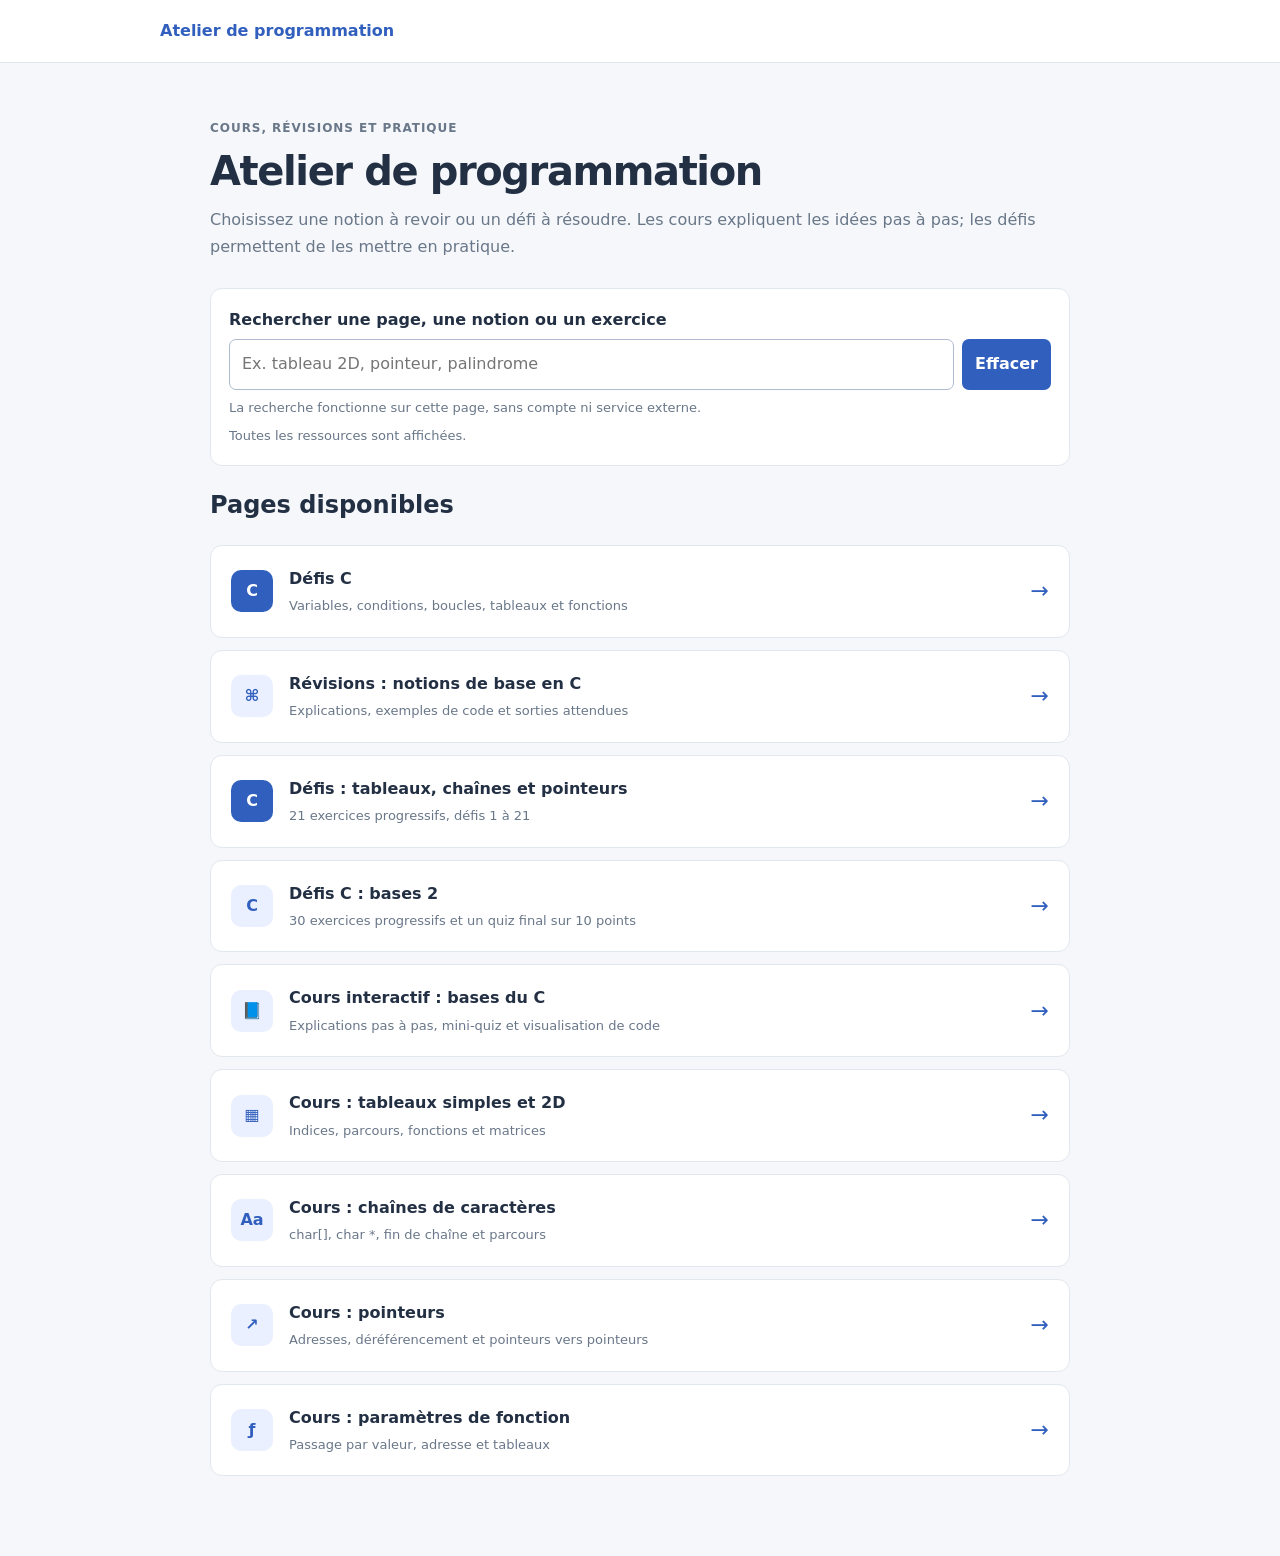
<file: index.html>
<!doctype html>
<html lang="fr">
  <head>
    <meta charset="utf-8">
    <meta name="viewport" content="width=device-width, initial-scale=1">
    <meta name="description" content="Cours de programmation progressifs, fiches de révision et défis pratiques en C.">
    <title>Atelier de programmation | Cours et défis</title>
    <link rel="stylesheet" href="styles.css">
    <script src="site-search.js" defer></script>
  </head>
  <body>
    <header class="site-header">
      <a class="site-name" href="index.html">Atelier de programmation</a>
    </header>
    <main class="home">
      <p class="eyebrow">Cours, révisions et pratique</p>
      <h1>Atelier de programmation</h1>
      <p class="intro">Choisissez une notion à revoir ou un défi à résoudre. Les cours expliquent les idées pas à pas; les défis permettent de les mettre en pratique.</p>

      <form class="site-search-panel" role="search" id="site-search-form">
        <label for="site-search">Rechercher une page, une notion ou un exercice</label>
        <div class="site-search-controls">
          <input id="site-search" name="q" type="search" autocomplete="off" placeholder="Ex. tableau 2D, pointeur, palindrome">
          <button type="button" id="clear-site-search">Effacer</button>
        </div>
        <p class="site-search-help">La recherche fonctionne sur cette page, sans compte ni service externe.</p>
        <p class="site-search-status" id="site-search-status" aria-live="polite">Toutes les ressources sont affichées.</p>
        <div class="site-search-results" id="site-search-results" aria-label="Résultats de recherche" hidden></div>
      </form>

      <section id="page-catalog" aria-label="Pages disponibles">
        <h2>Pages disponibles</h2>
        <a class="page-card" href="defis-c.html">
          <span class="card-icon" aria-hidden="true">C</span><span><strong>Défis C</strong><small>Variables, conditions, boucles, tableaux et fonctions</small></span><span class="arrow" aria-hidden="true">→</span>
        </a>
        <a class="page-card" href="notions-c-bases.html">
          <span class="card-icon card-icon-notes" aria-hidden="true">⌘</span><span><strong>Révisions : notions de base en C</strong><small>Explications, exemples de code et sorties attendues</small></span><span class="arrow" aria-hidden="true">→</span>
        </a>
        <a class="page-card" href="defis-pointeurs-c.html">
          <span class="card-icon" aria-hidden="true">C</span><span><strong>Défis : tableaux, chaînes et pointeurs</strong><small>21 exercices progressifs, défis 1 à 21</small></span><span class="arrow" aria-hidden="true">→</span>
        </a>
        <a class="page-card" href="defis-c-bases-2.html">
          <span class="card-icon card-icon-notes" aria-hidden="true">C</span><span><strong>Défis C : bases 2</strong><small>30 exercices progressifs et un quiz final sur 10 points</small></span><span class="arrow" aria-hidden="true">→</span>
        </a>
        <a class="page-card" href="cours-c-bases-2.html">
          <span class="card-icon card-icon-notes" aria-hidden="true">📘</span><span><strong>Cours interactif : bases du C</strong><small>Explications pas à pas, mini-quiz et visualisation de code</small></span><span class="arrow" aria-hidden="true">→</span>
        </a>
        <a class="page-card" href="cours-tableaux-c.html">
          <span class="card-icon card-icon-notes" aria-hidden="true">▦</span><span><strong>Cours : tableaux simples et 2D</strong><small>Indices, parcours, fonctions et matrices</small></span><span class="arrow" aria-hidden="true">→</span>
        </a>
        <a class="page-card" href="cours-chaines-c.html">
          <span class="card-icon card-icon-notes" aria-hidden="true">Aa</span><span><strong>Cours : chaînes de caractères</strong><small>char[], char *, fin de chaîne et parcours</small></span><span class="arrow" aria-hidden="true">→</span>
        </a>
        <a class="page-card" href="cours-pointeurs-c.html">
          <span class="card-icon card-icon-notes" aria-hidden="true">↗</span><span><strong>Cours : pointeurs</strong><small>Adresses, déréférencement et pointeurs vers pointeurs</small></span><span class="arrow" aria-hidden="true">→</span>
        </a>
        <a class="page-card" href="cours-passage-parametres-c.html">
          <span class="card-icon card-icon-notes" aria-hidden="true">ƒ</span><span><strong>Cours : paramètres de fonction</strong><small>Passage par valeur, adresse et tableaux</small></span><span class="arrow" aria-hidden="true">→</span>
        </a>
      </section>
    </main>
  </body>
</html>
</file>
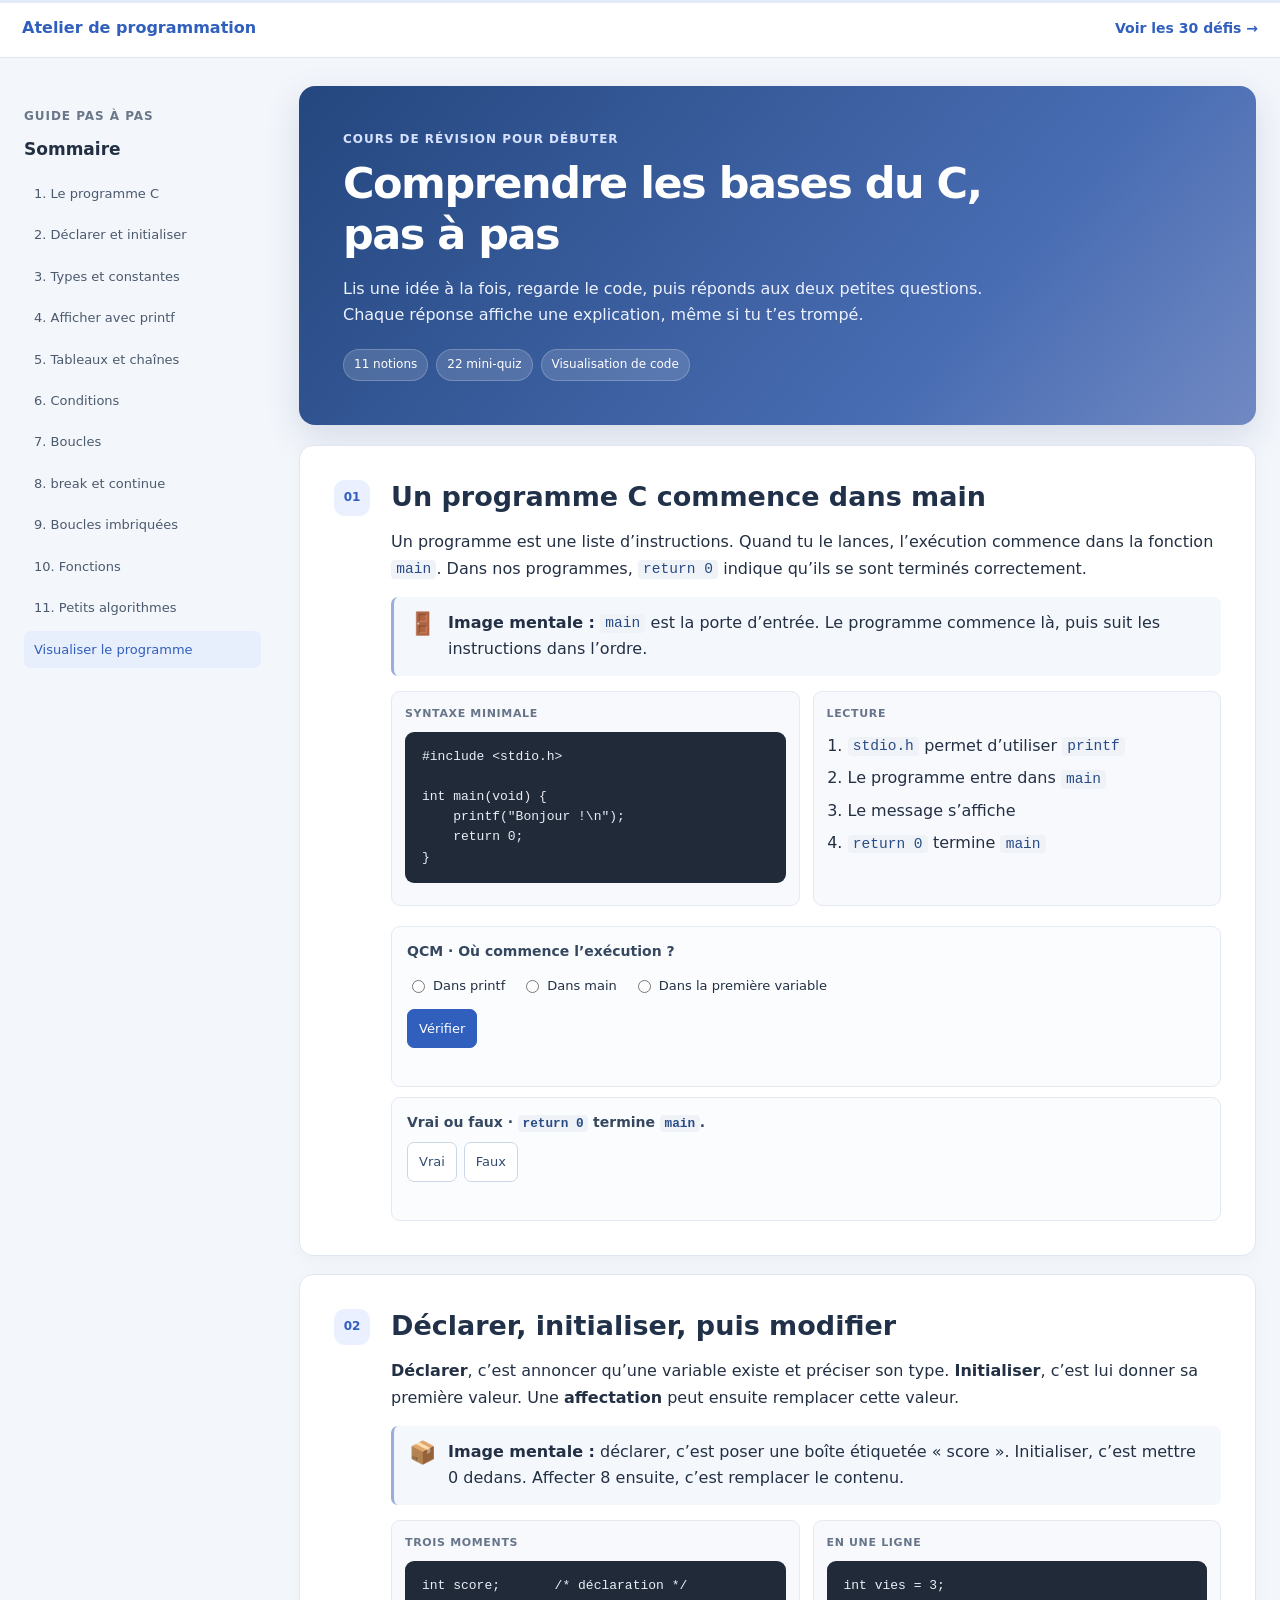
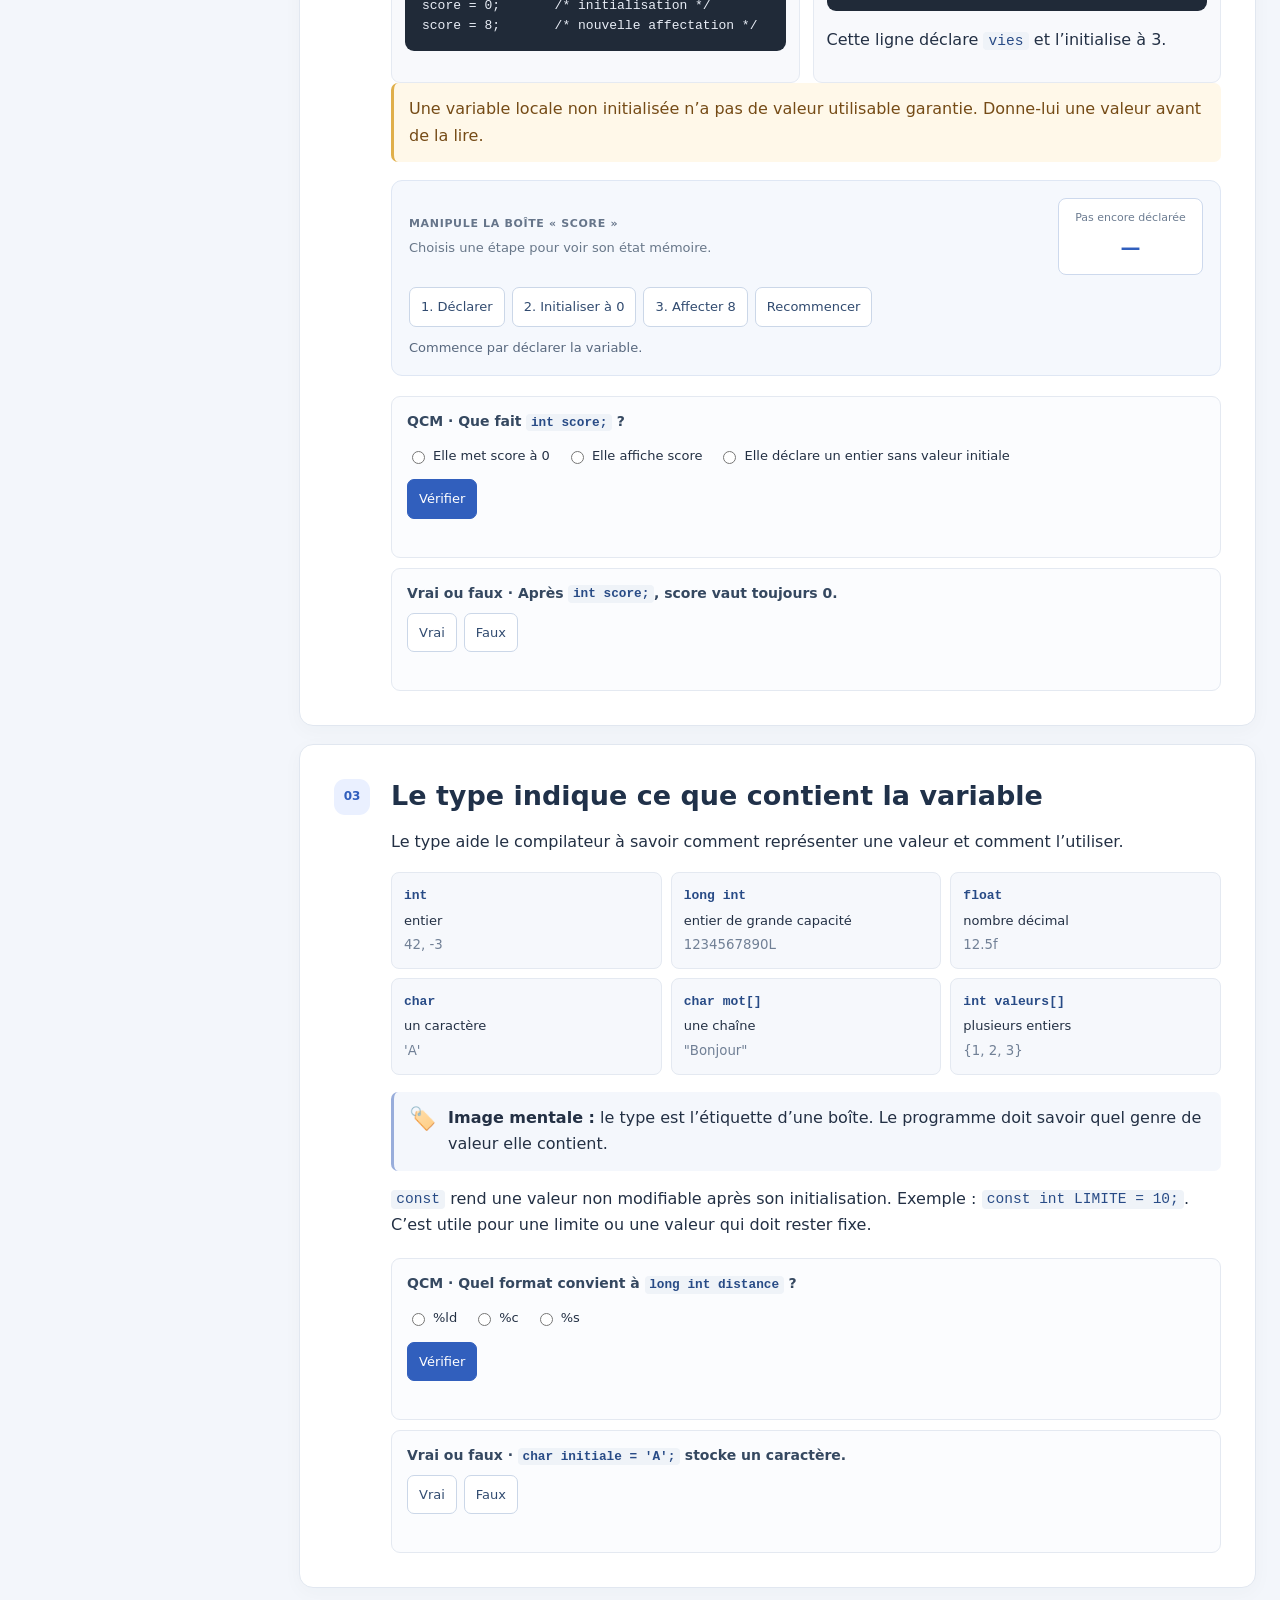
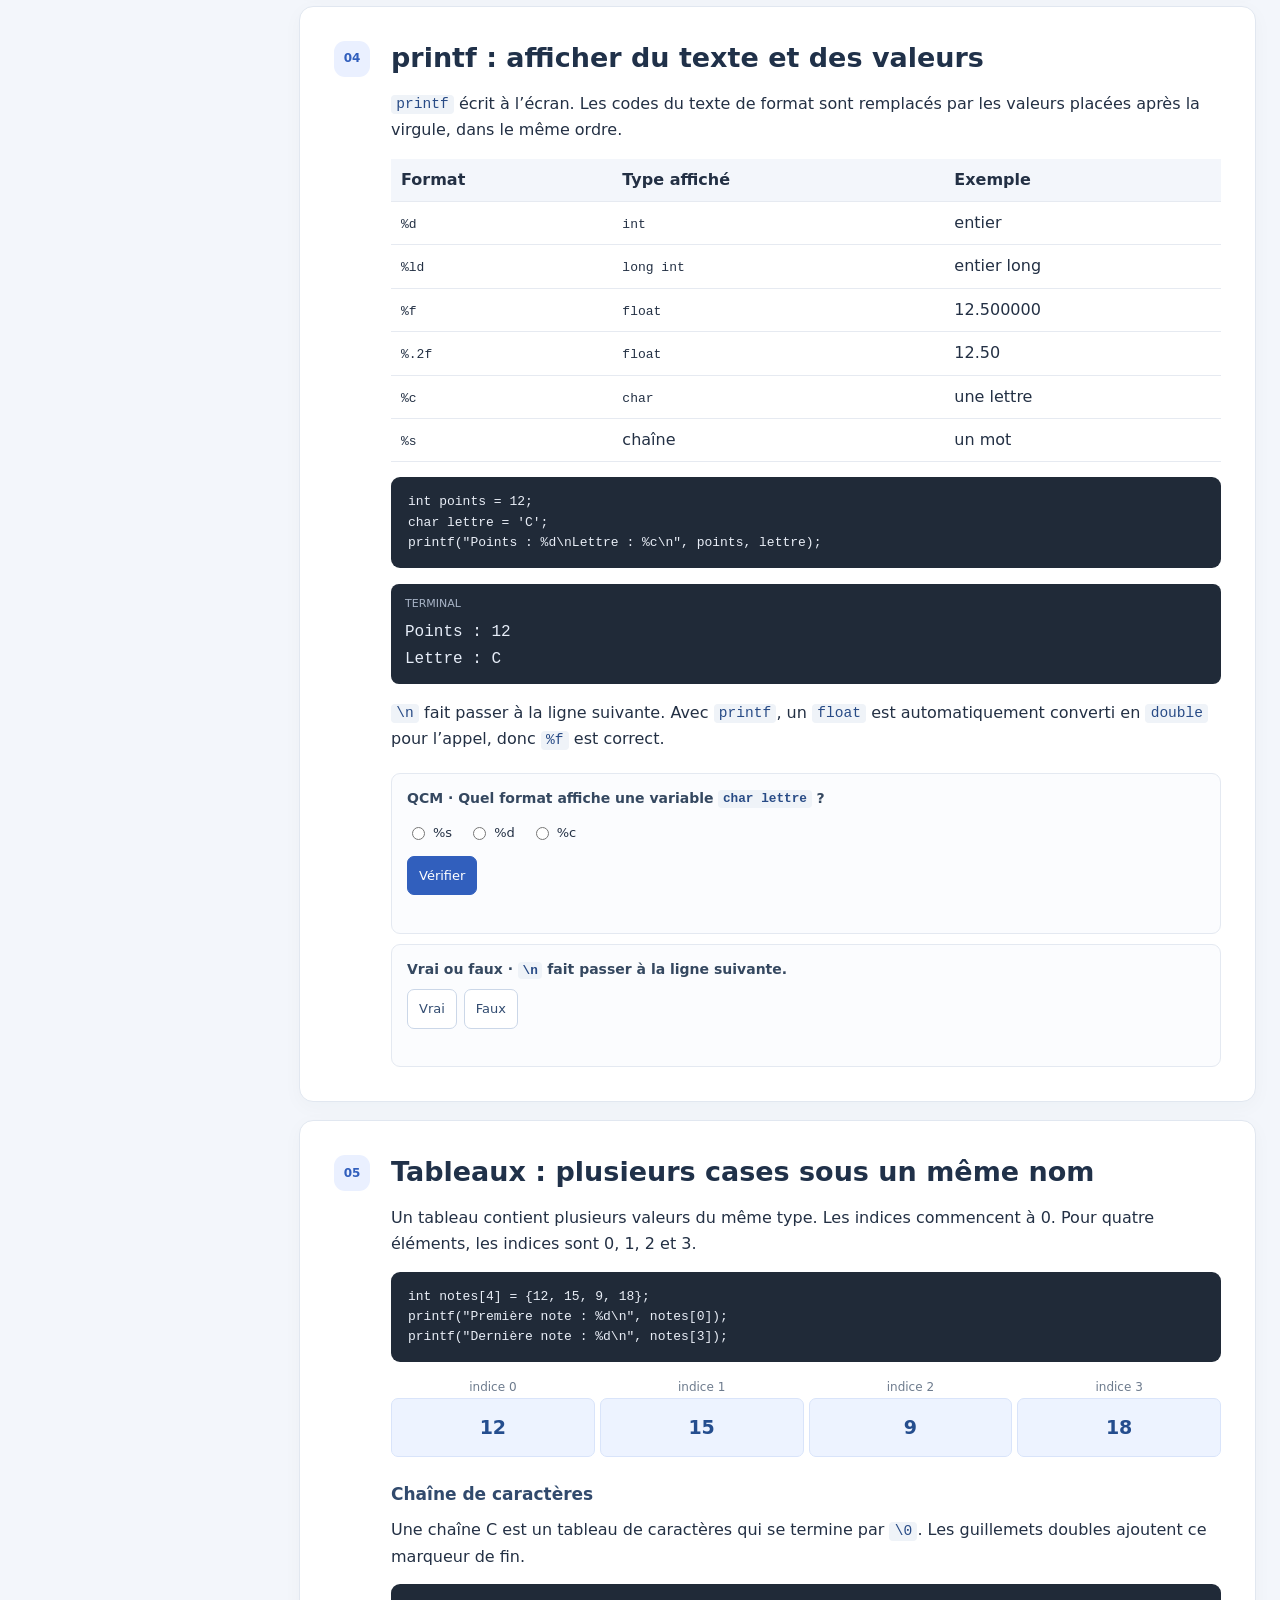
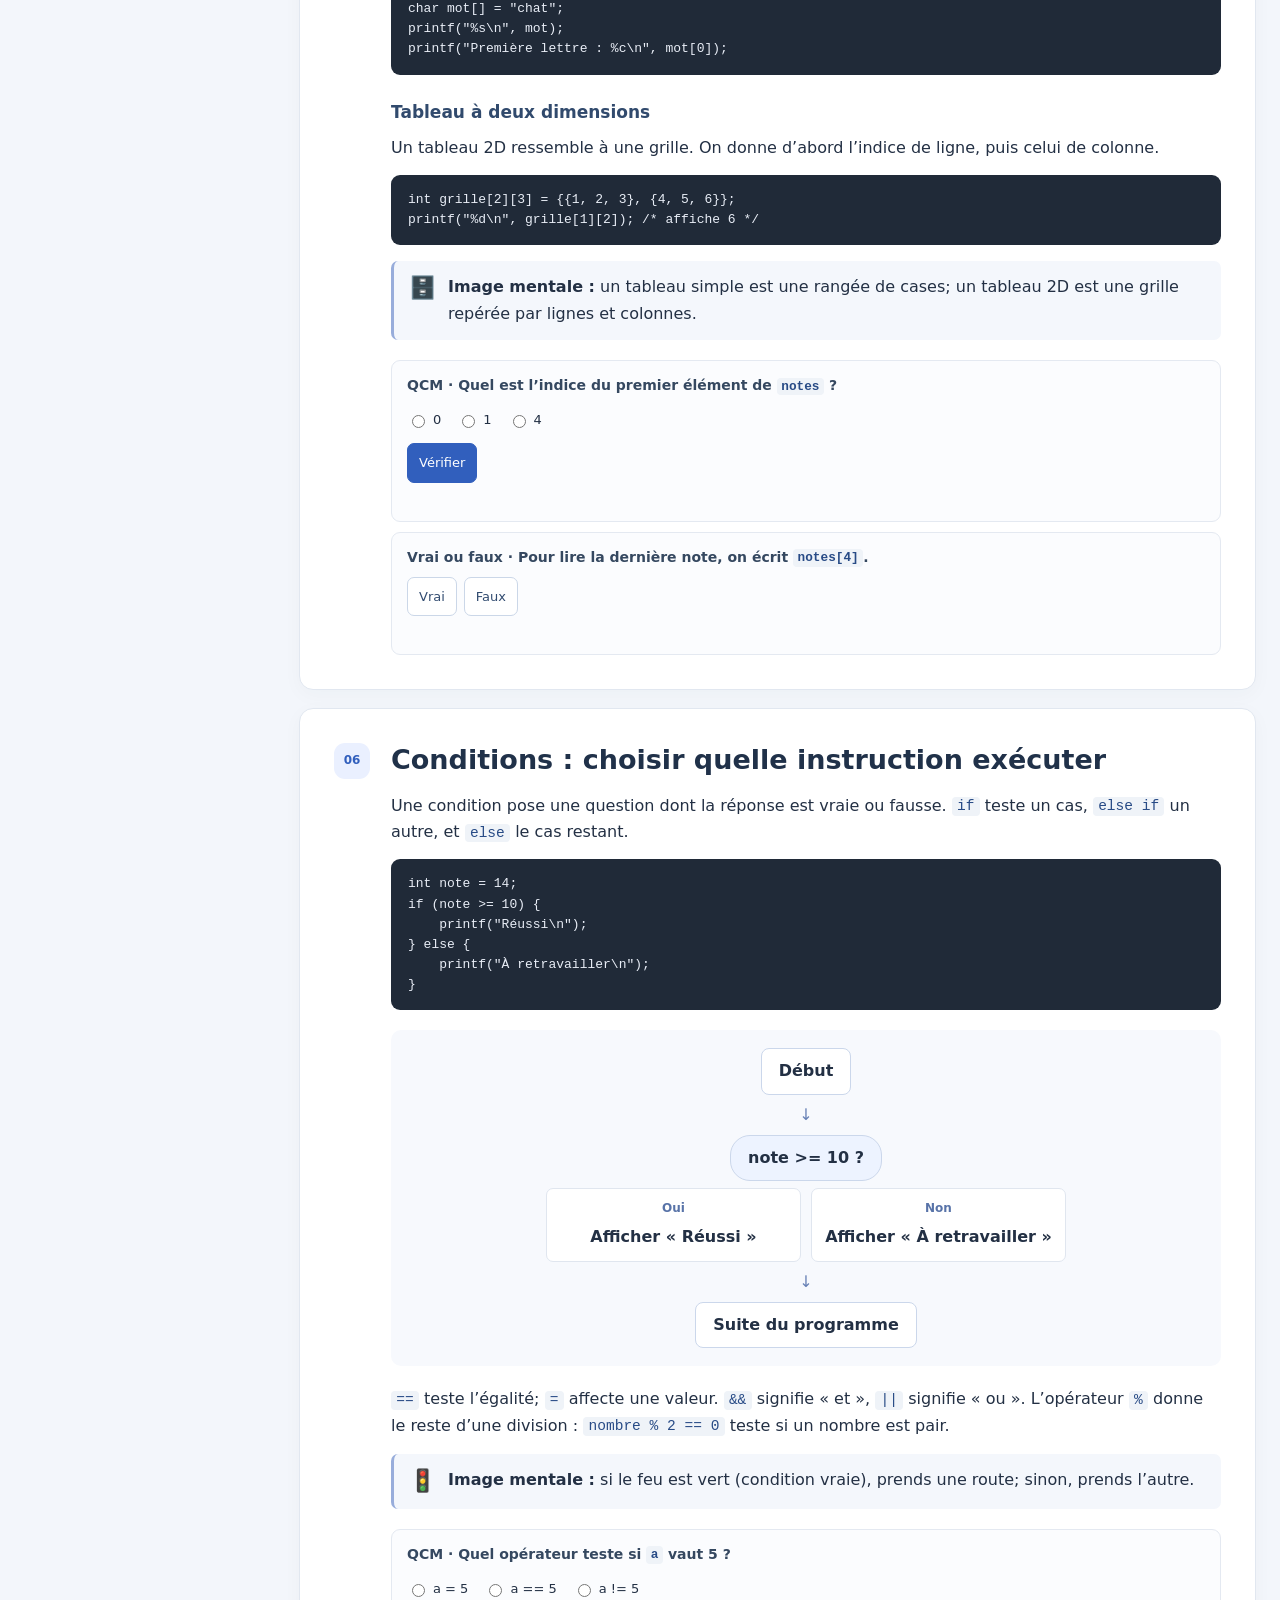
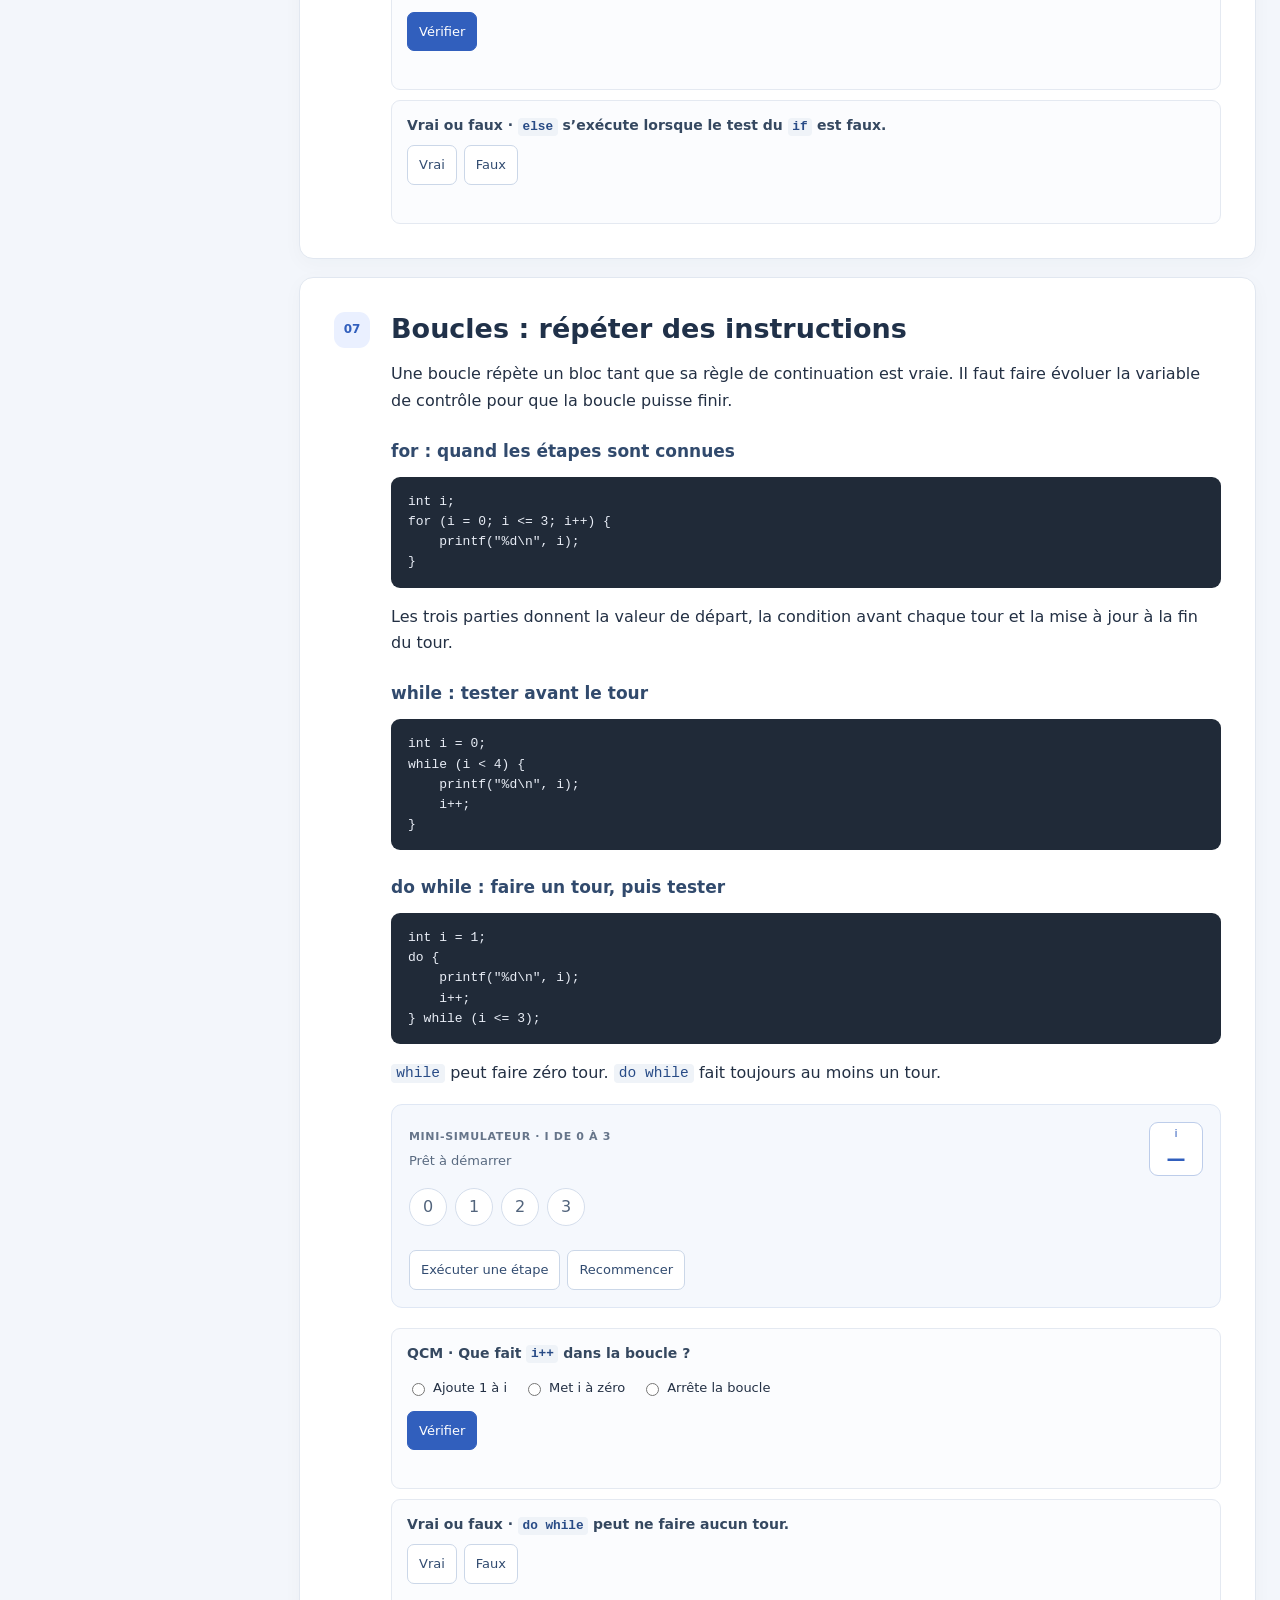
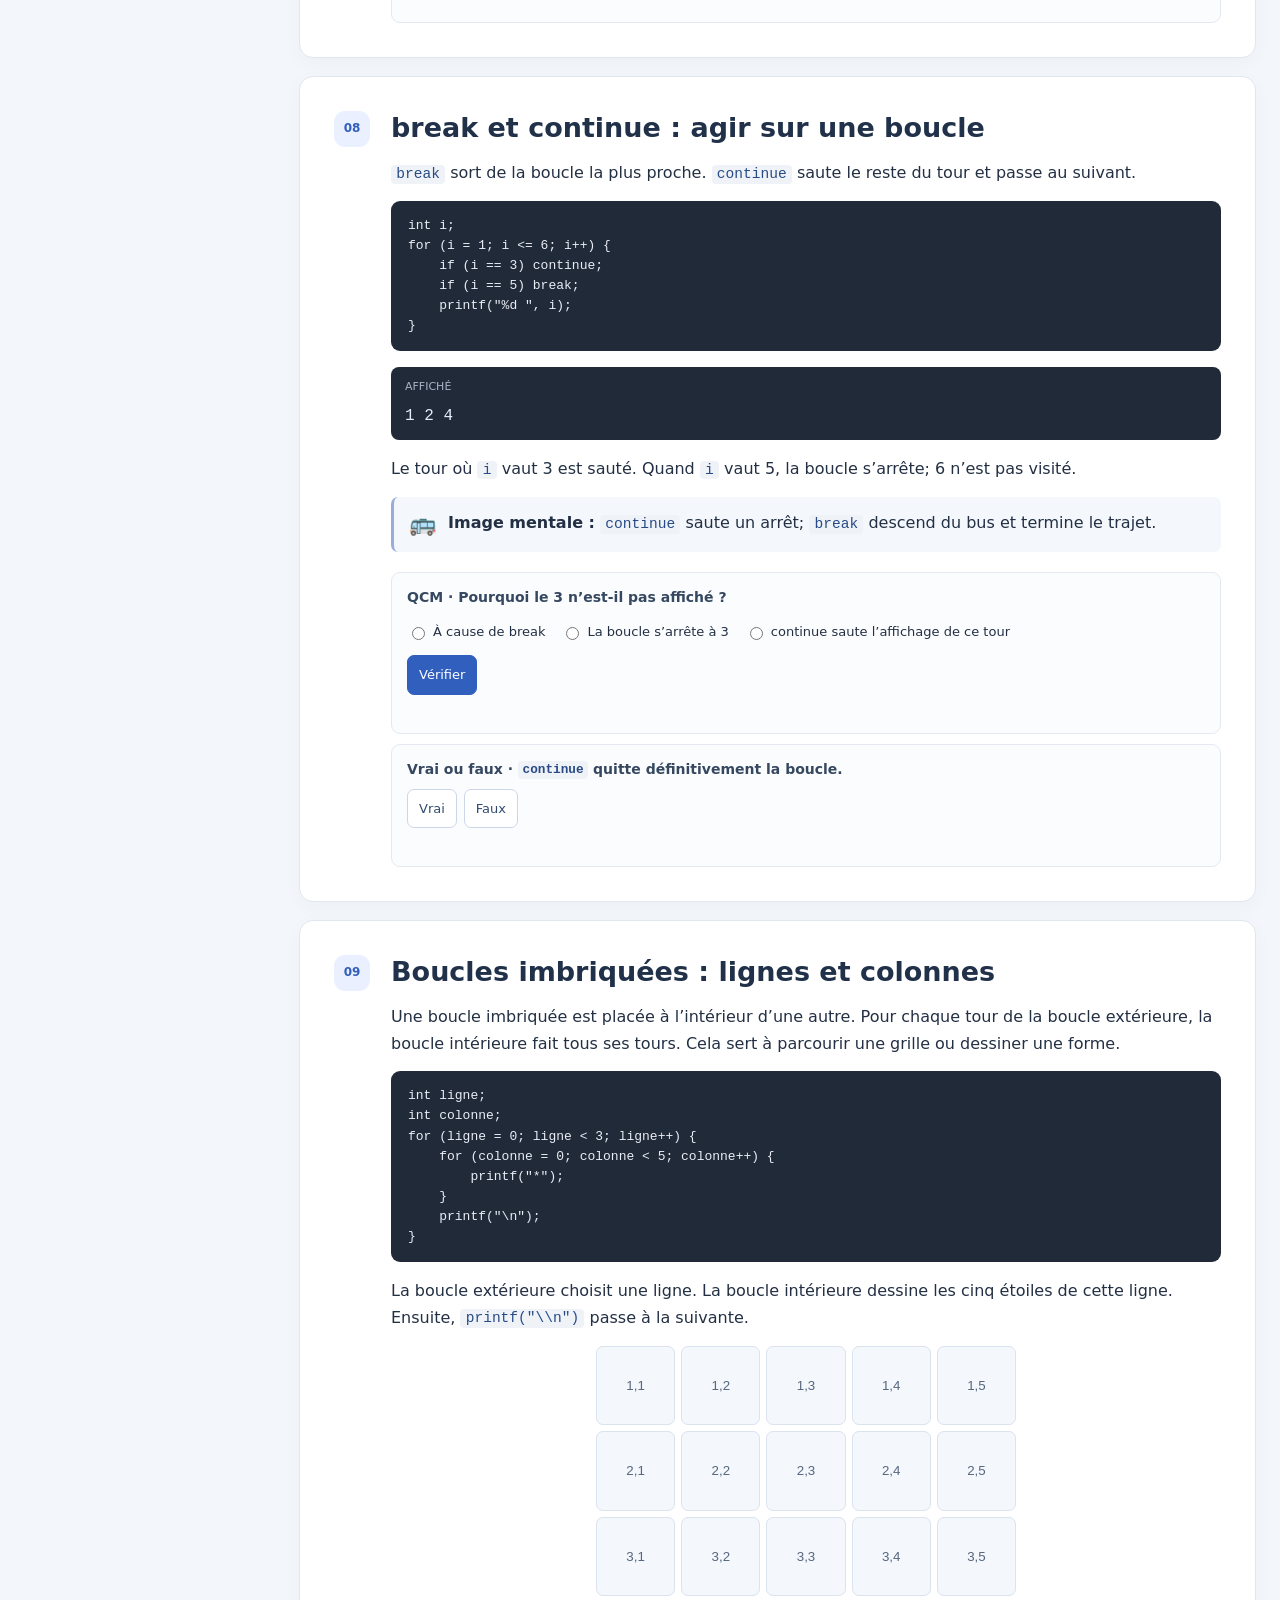
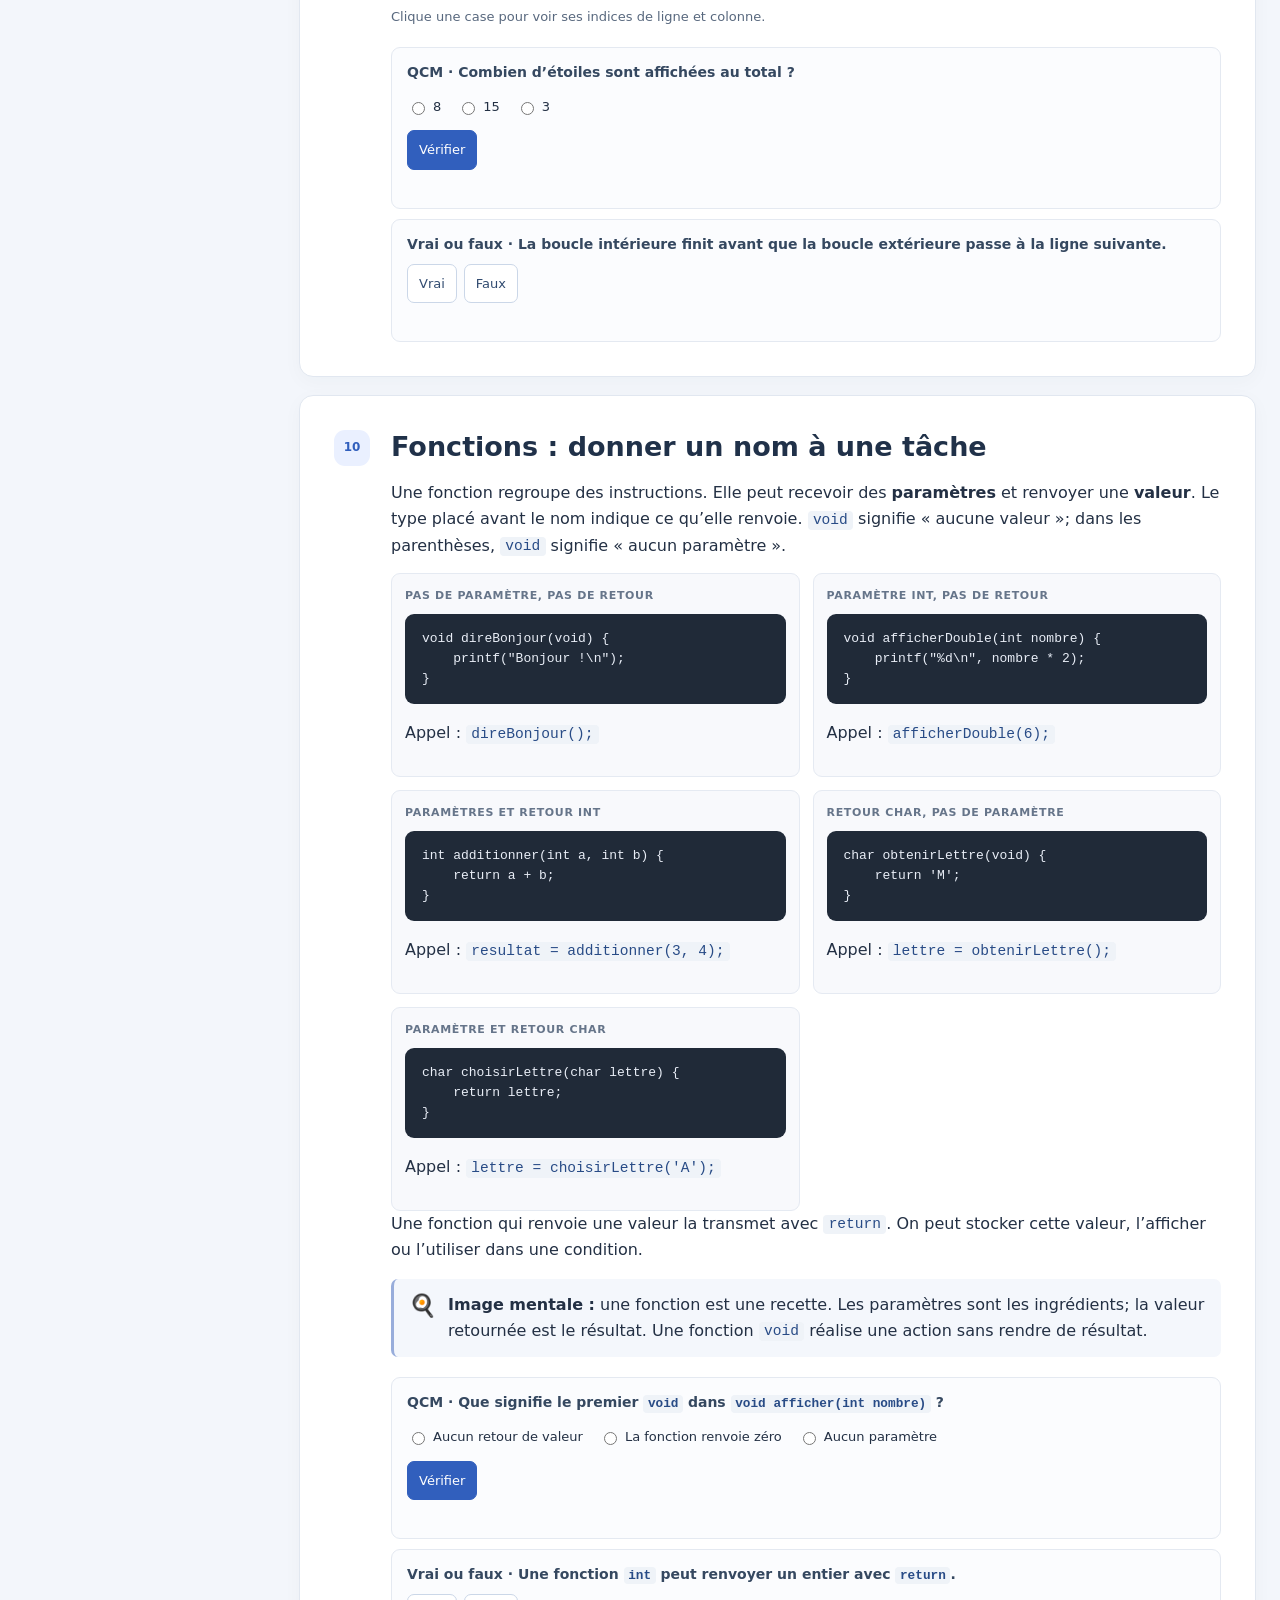
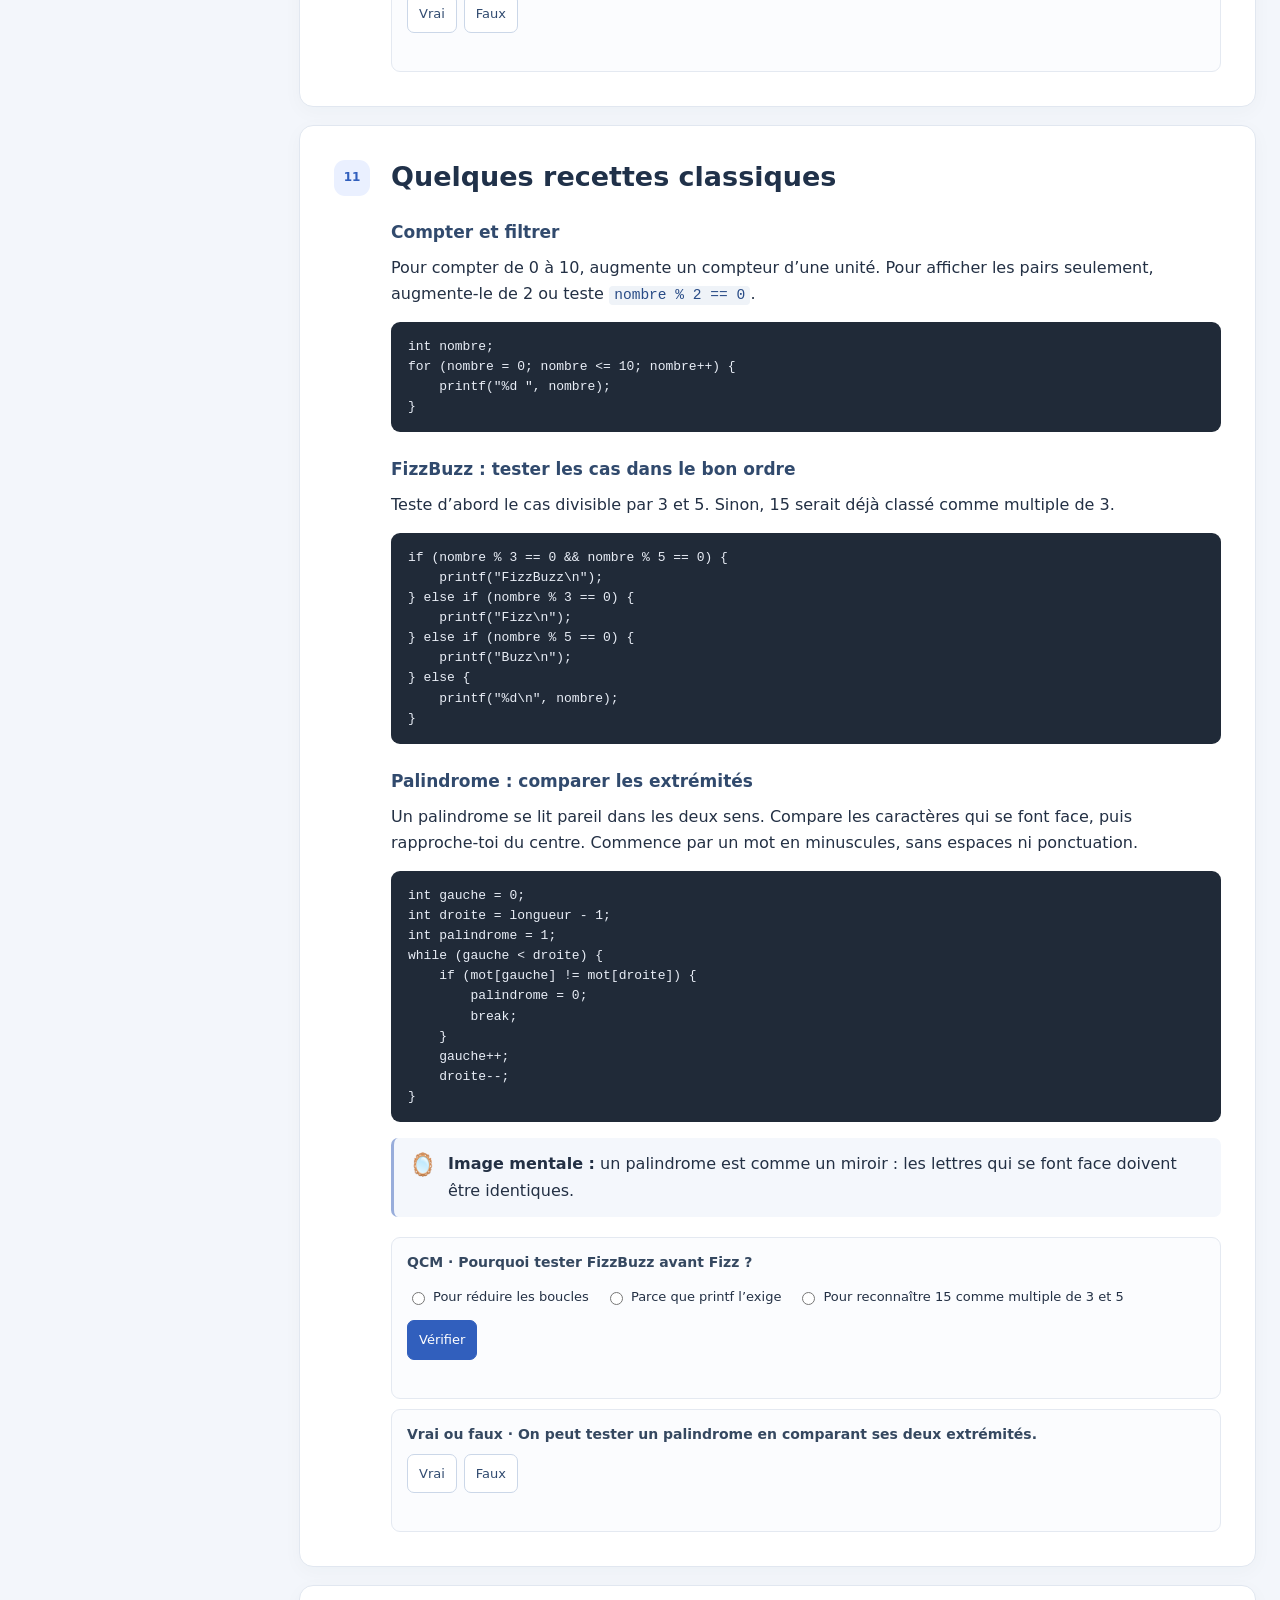
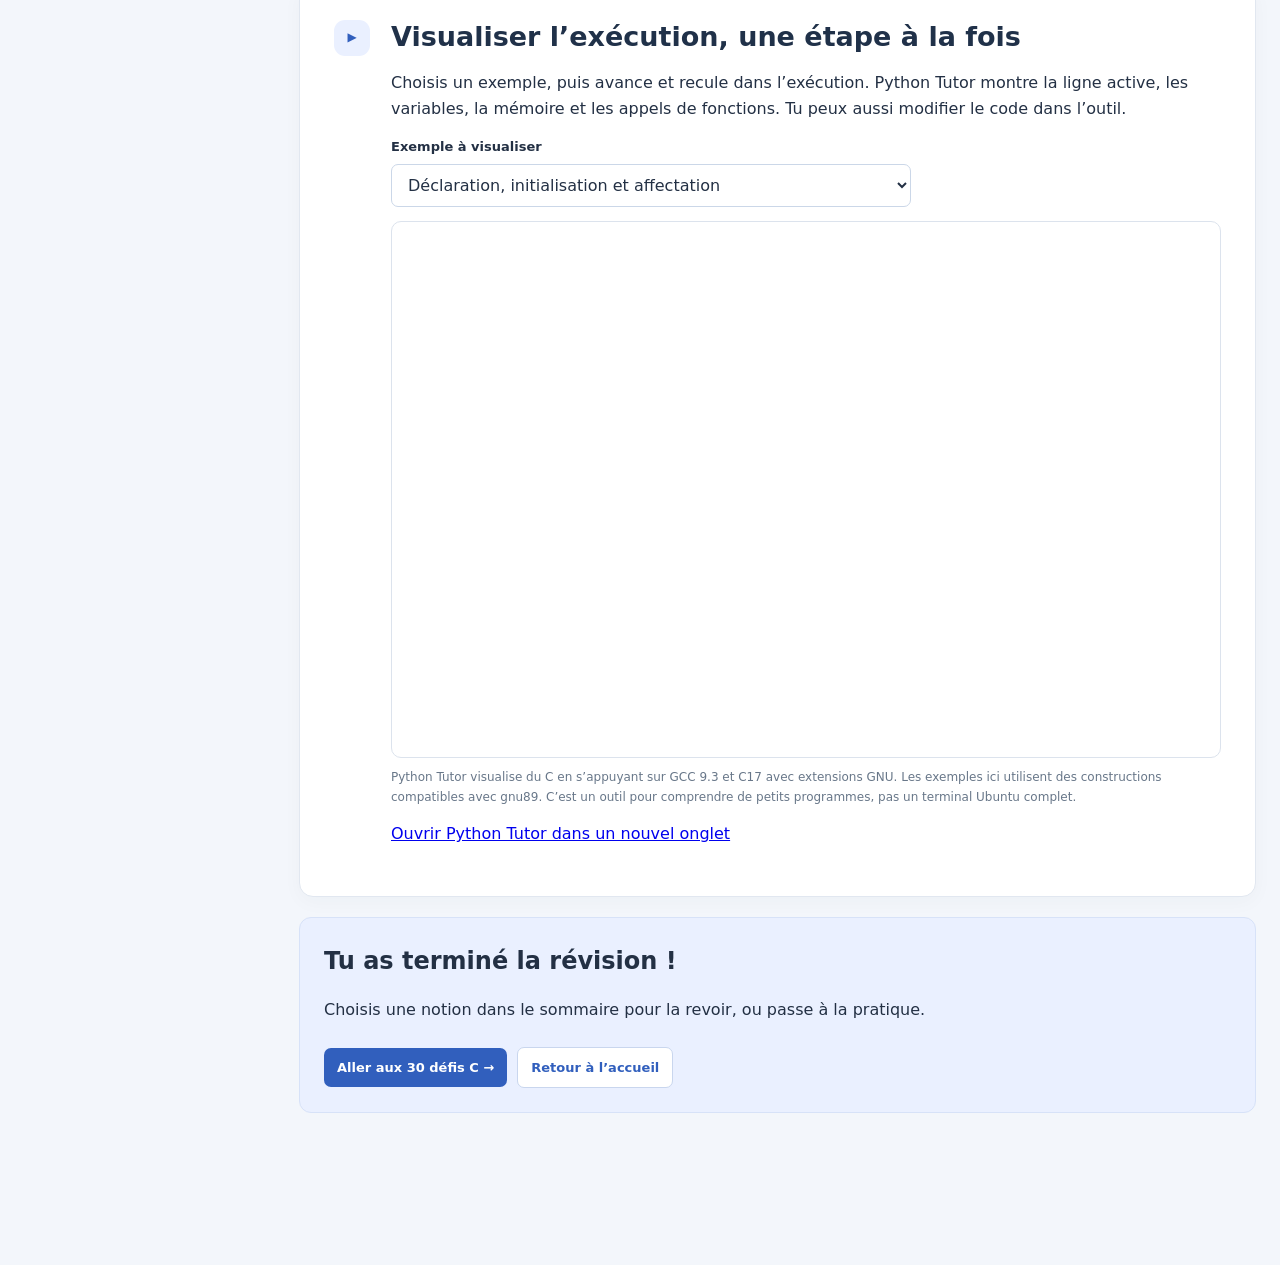
<file: cours-c-bases-2.html>
<!doctype html>
<html lang="fr">
  <head>
    <meta charset="utf-8">
    <meta name="viewport" content="width=device-width, initial-scale=1">
    <meta name="description" content="Cours interactif et progressif sur les bases du langage C.">
    <title>Cours C : bases 2</title>
    <link rel="stylesheet" href="styles.css">
    <script src="cours-c-bases-2.js" defer></script>
  </head>
  <body class="course-page">
    <div class="reading-progress" aria-hidden="true"><span id="reading-progress-bar"></span></div>
    <header class="site-header">
      <a class="site-name" href="index.html">Atelier de programmation</a>
      <a class="course-challenges-link" href="defis-c-bases-2.html">Voir les 30 défis →</a>
    </header>
    <div class="course-layout">
      <aside class="course-sidebar">
        <p class="eyebrow">Guide pas à pas</p>
        <h2>Sommaire</h2>
        <nav aria-label="Sommaire du cours" id="course-navigation">
          <a href="#depart">1. Le programme C</a>
          <a href="#variables">2. Déclarer et initialiser</a>
          <a href="#types">3. Types et constantes</a>
          <a href="#printf">4. Afficher avec printf</a>
          <a href="#tableaux">5. Tableaux et chaînes</a>
          <a href="#conditions">6. Conditions</a>
          <a href="#boucles">7. Boucles</a>
          <a href="#controle">8. break et continue</a>
          <a href="#imbriquees">9. Boucles imbriquées</a>
          <a href="#fonctions">10. Fonctions</a>
          <a href="#algorithmes">11. Petits algorithmes</a>
          <a href="#visualiseur">Visualiser le programme</a>
        </nav>
      </aside>
      <main class="course-main">
        <section class="course-hero">
          <p class="eyebrow">Cours de révision pour débuter</p>
          <h1>Comprendre les bases du C, pas à pas</h1>
          <p>Lis une idée à la fois, regarde le code, puis réponds aux deux petites questions. Chaque réponse affiche une explication, même si tu t’es trompé.</p>
          <div class="hero-chips"><span>11 notions</span><span>22 mini-quiz</span><span>Visualisation de code</span></div>
        </section>

        <section class="course-card" id="depart">
          <div class="section-number">01</div><div class="section-content">
            <h2>Un programme C commence dans main</h2>
            <p>Un programme est une liste d’instructions. Quand tu le lances, l’exécution commence dans la fonction <code>main</code>. Dans nos programmes, <code>return 0</code> indique qu’ils se sont terminés correctement.</p>
            <div class="analogy"><span class="analogy-icon">🚪</span><p><strong>Image mentale :</strong> <code>main</code> est la porte d’entrée. Le programme commence là, puis suit les instructions dans l’ordre.</p></div>
            <div class="syntax-example"><div><span class="example-label">Syntaxe minimale</span><pre><code>#include &lt;stdio.h&gt;

int main(void) {
    printf("Bonjour !\n");
    return 0;
}</code></pre></div><div><span class="example-label">Lecture</span><ol><li><code>stdio.h</code> permet d’utiliser <code>printf</code></li><li>Le programme entre dans <code>main</code></li><li>Le message s’affiche</li><li><code>return 0</code> termine <code>main</code></li></ol></div></div>
            <div class="knowledge-check">
              <div class="quick-question" data-answer="b" data-explanation="main est le point de départ habituel d’un programme C autonome."><p class="question-title">QCM · Où commence l’exécution ?</p><label><input type="radio" name="q1" value="a"> Dans printf</label><label><input type="radio" name="q1" value="b"> Dans main</label><label><input type="radio" name="q1" value="c"> Dans la première variable</label><button class="validate-question" type="button">Vérifier</button><p class="quiz-feedback" aria-live="polite"></p></div>
              <div class="quick-question" data-answer="vrai" data-explanation="return 0 termine main en indiquant que le programme s’est exécuté sans signaler d’erreur."><p class="question-title">Vrai ou faux · <code>return 0</code> termine <code>main</code>.</p><div class="true-false"><button type="button" data-choice="vrai">Vrai</button><button type="button" data-choice="faux">Faux</button></div><p class="quiz-feedback" aria-live="polite"></p></div>
            </div>
        </div></section>

        <section class="course-card" id="variables">
          <div class="section-number">02</div><div class="section-content">
            <h2>Déclarer, initialiser, puis modifier</h2>
            <p><strong>Déclarer</strong>, c’est annoncer qu’une variable existe et préciser son type. <strong>Initialiser</strong>, c’est lui donner sa première valeur. Une <strong>affectation</strong> peut ensuite remplacer cette valeur.</p>
            <div class="analogy"><span class="analogy-icon">📦</span><p><strong>Image mentale :</strong> déclarer, c’est poser une boîte étiquetée « score ». Initialiser, c’est mettre 0 dedans. Affecter 8 ensuite, c’est remplacer le contenu.</p></div>
            <div class="syntax-example"><div><span class="example-label">Trois moments</span><pre><code>int score;       /* déclaration */
score = 0;       /* initialisation */
score = 8;       /* nouvelle affectation */</code></pre></div><div><span class="example-label">En une ligne</span><pre><code>int vies = 3;</code></pre><p>Cette ligne déclare <code>vies</code> et l’initialise à 3.</p></div></div>
            <p class="warning-note">Une variable locale non initialisée n’a pas de valeur utilisable garantie. Donne-lui une valeur avant de la lire.</p>
            <div class="memory-demo"><div class="memory-demo-heading"><div><span class="example-label">Manipule la boîte « score »</span><p>Choisis une étape pour voir son état mémoire.</p></div><div class="memory-visual" aria-live="polite"><span id="memory-label">Pas encore déclarée</span><strong id="memory-value">—</strong></div></div><div class="demo-buttons"><button type="button" data-memory="declare">1. Déclarer</button><button type="button" data-memory="initialize">2. Initialiser à 0</button><button type="button" data-memory="assign">3. Affecter 8</button><button type="button" data-memory="reset">Recommencer</button></div><p class="demo-explanation" id="memory-explanation" aria-live="polite">Commence par déclarer la variable.</p></div>
            <div class="knowledge-check">
              <div class="quick-question" data-answer="c" data-explanation="La déclaration décrit le nom et le type. L’initialisation donne la première valeur."><p class="question-title">QCM · Que fait <code>int score;</code> ?</p><label><input type="radio" name="q2" value="a"> Elle met score à 0</label><label><input type="radio" name="q2" value="b"> Elle affiche score</label><label><input type="radio" name="q2" value="c"> Elle déclare un entier sans valeur initiale</label><button class="validate-question" type="button">Vérifier</button><p class="quiz-feedback" aria-live="polite"></p></div>
              <div class="quick-question" data-answer="faux" data-explanation="La déclaration seule ne donne aucune valeur à score. Il faut l’initialiser avant de le lire."><p class="question-title">Vrai ou faux · Après <code>int score;</code>, score vaut toujours 0.</p><div class="true-false"><button type="button" data-choice="vrai">Vrai</button><button type="button" data-choice="faux">Faux</button></div><p class="quiz-feedback" aria-live="polite"></p></div>
            </div>
        </div></section>

        <section class="course-card" id="types">
          <div class="section-number">03</div><div class="section-content">
            <h2>Le type indique ce que contient la variable</h2>
            <p>Le type aide le compilateur à savoir comment représenter une valeur et comment l’utiliser.</p>
            <div class="type-grid"><div><code>int</code><span>entier</span><small>42, -3</small></div><div><code>long int</code><span>entier de grande capacité</span><small>1234567890L</small></div><div><code>float</code><span>nombre décimal</span><small>12.5f</small></div><div><code>char</code><span>un caractère</span><small>'A'</small></div><div><code>char mot[]</code><span>une chaîne</span><small>"Bonjour"</small></div><div><code>int valeurs[]</code><span>plusieurs entiers</span><small>{1, 2, 3}</small></div></div>
            <div class="analogy"><span class="analogy-icon">🏷️</span><p><strong>Image mentale :</strong> le type est l’étiquette d’une boîte. Le programme doit savoir quel genre de valeur elle contient.</p></div>
            <p><code>const</code> rend une valeur non modifiable après son initialisation. Exemple : <code>const int LIMITE = 10;</code>. C’est utile pour une limite ou une valeur qui doit rester fixe.</p>
            <div class="knowledge-check">
              <div class="quick-question" data-answer="a" data-explanation="%ld correspond à un argument de type long int. Le format doit correspondre au type."><p class="question-title">QCM · Quel format convient à <code>long int distance</code> ?</p><label><input type="radio" name="q3" value="a"> %ld</label><label><input type="radio" name="q3" value="b"> %c</label><label><input type="radio" name="q3" value="c"> %s</label><button class="validate-question" type="button">Vérifier</button><p class="quiz-feedback" aria-live="polite"></p></div>
              <div class="quick-question" data-answer="vrai" data-explanation="On écrit un caractère entre apostrophes simples. Une chaîne d’un caractère comme &quot;A&quot; utilise des guillemets doubles."><p class="question-title">Vrai ou faux · <code>char initiale = 'A';</code> stocke un caractère.</p><div class="true-false"><button type="button" data-choice="vrai">Vrai</button><button type="button" data-choice="faux">Faux</button></div><p class="quiz-feedback" aria-live="polite"></p></div>
            </div>
        </div></section>

        <section class="course-card" id="printf">
          <div class="section-number">04</div><div class="section-content">
            <h2>printf : afficher du texte et des valeurs</h2>
            <p><code>printf</code> écrit à l’écran. Les codes du texte de format sont remplacés par les valeurs placées après la virgule, dans le même ordre.</p>
            <div class="format-table"><div><strong>Format</strong><strong>Type affiché</strong><strong>Exemple</strong><span><code>%d</code></span><span><code>int</code></span><span>entier</span><span><code>%ld</code></span><span><code>long int</code></span><span>entier long</span><span><code>%f</code></span><span><code>float</code></span><span>12.500000</span><span><code>%.2f</code></span><span><code>float</code></span><span>12.50</span><span><code>%c</code></span><span><code>char</code></span><span>une lettre</span><span><code>%s</code></span><span>chaîne</span><span>un mot</span></div></div>
            <pre><code>int points = 12;
char lettre = 'C';
printf("Points : %d\nLettre : %c\n", points, lettre);</code></pre>
            <div class="terminal-example"><span>Terminal</span><code>Points : 12<br>Lettre : C</code></div>
            <p><code>\n</code> fait passer à la ligne suivante. Avec <code>printf</code>, un <code>float</code> est automatiquement converti en <code>double</code> pour l’appel, donc <code>%f</code> est correct.</p>
            <div class="knowledge-check">
              <div class="quick-question" data-answer="c" data-explanation="%c affiche un caractère. %s attend une chaîne terminée par le caractère nul."><p class="question-title">QCM · Quel format affiche une variable <code>char lettre</code> ?</p><label><input type="radio" name="q4" value="a"> %s</label><label><input type="radio" name="q4" value="b"> %d</label><label><input type="radio" name="q4" value="c"> %c</label><button class="validate-question" type="button">Vérifier</button><p class="quiz-feedback" aria-live="polite"></p></div>
              <div class="quick-question" data-answer="vrai" data-explanation="\\n est le caractère spécial de nouvelle ligne reconnu dans une chaîne de format."><p class="question-title">Vrai ou faux · <code>\n</code> fait passer à la ligne suivante.</p><div class="true-false"><button type="button" data-choice="vrai">Vrai</button><button type="button" data-choice="faux">Faux</button></div><p class="quiz-feedback" aria-live="polite"></p></div>
            </div>
        </div></section>

        <section class="course-card" id="tableaux">
          <div class="section-number">05</div><div class="section-content">
            <h2>Tableaux : plusieurs cases sous un même nom</h2>
            <p>Un tableau contient plusieurs valeurs du même type. Les indices commencent à 0. Pour quatre éléments, les indices sont 0, 1, 2 et 3.</p>
            <pre><code>int notes[4] = {12, 15, 9, 18};
printf("Première note : %d\n", notes[0]);
printf("Dernière note : %d\n", notes[3]);</code></pre>
            <div class="array-visual"><div class="array-indexes"><span>indice 0</span><span>indice 1</span><span>indice 2</span><span>indice 3</span></div><div class="array-cells"><span>12</span><span>15</span><span>9</span><span>18</span></div></div>
            <h3>Chaîne de caractères</h3><p>Une chaîne C est un tableau de caractères qui se termine par <code>\0</code>. Les guillemets doubles ajoutent ce marqueur de fin.</p>
            <pre><code>char mot[] = "chat";
printf("%s\n", mot);
printf("Première lettre : %c\n", mot[0]);</code></pre>
            <h3>Tableau à deux dimensions</h3><p>Un tableau 2D ressemble à une grille. On donne d’abord l’indice de ligne, puis celui de colonne.</p>
            <pre><code>int grille[2][3] = {{1, 2, 3}, {4, 5, 6}};
printf("%d\n", grille[1][2]); /* affiche 6 */</code></pre>
            <div class="analogy"><span class="analogy-icon">🗄️</span><p><strong>Image mentale :</strong> un tableau simple est une rangée de cases; un tableau 2D est une grille repérée par lignes et colonnes.</p></div>
            <div class="knowledge-check">
              <div class="quick-question" data-answer="a" data-explanation="Le premier indice est 0. Pour quatre cases, la dernière a l’indice 3."><p class="question-title">QCM · Quel est l’indice du premier élément de <code>notes</code> ?</p><label><input type="radio" name="q5" value="a"> 0</label><label><input type="radio" name="q5" value="b"> 1</label><label><input type="radio" name="q5" value="c"> 4</label><button class="validate-question" type="button">Vérifier</button><p class="quiz-feedback" aria-live="polite"></p></div>
              <div class="quick-question" data-answer="faux" data-explanation="notes[4] dépasse le tableau. Ses indices vont de 0 à 3. Un accès hors limites a un comportement indéfini en C."><p class="question-title">Vrai ou faux · Pour lire la dernière note, on écrit <code>notes[4]</code>.</p><div class="true-false"><button type="button" data-choice="vrai">Vrai</button><button type="button" data-choice="faux">Faux</button></div><p class="quiz-feedback" aria-live="polite"></p></div>
            </div>
        </div></section>

        <section class="course-card" id="conditions">
          <div class="section-number">06</div><div class="section-content">
            <h2>Conditions : choisir quelle instruction exécuter</h2>
            <p>Une condition pose une question dont la réponse est vraie ou fausse. <code>if</code> teste un cas, <code>else if</code> un autre, et <code>else</code> le cas restant.</p>
            <pre><code>int note = 14;
if (note >= 10) {
    printf("Réussi\n");
} else {
    printf("À retravailler\n");
}</code></pre>
            <div class="flow-visual"><div class="flow-start">Début</div><span class="flow-arrow">↓</span><div class="flow-question">note &gt;= 10 ?</div><div class="flow-branches"><div><span>Oui</span><strong>Afficher « Réussi »</strong></div><div><span>Non</span><strong>Afficher « À retravailler »</strong></div></div><span class="flow-arrow">↓</span><div class="flow-start">Suite du programme</div></div>
            <p><code>==</code> teste l’égalité; <code>=</code> affecte une valeur. <code>&amp;&amp;</code> signifie « et », <code>||</code> signifie « ou ». L’opérateur <code>%</code> donne le reste d’une division : <code>nombre % 2 == 0</code> teste si un nombre est pair.</p>
            <div class="analogy"><span class="analogy-icon">🚦</span><p><strong>Image mentale :</strong> si le feu est vert (condition vraie), prends une route; sinon, prends l’autre.</p></div>
            <div class="knowledge-check">
              <div class="quick-question" data-answer="b" data-explanation="Deux signes égal forment une comparaison. Un signe égal seul affecte une valeur."><p class="question-title">QCM · Quel opérateur teste si <code>a</code> vaut 5 ?</p><label><input type="radio" name="q6" value="a"> a = 5</label><label><input type="radio" name="q6" value="b"> a == 5</label><label><input type="radio" name="q6" value="c"> a != 5</label><button class="validate-question" type="button">Vérifier</button><p class="quiz-feedback" aria-live="polite"></p></div>
              <div class="quick-question" data-answer="vrai" data-explanation="Le bloc else est choisi lorsque le test du if est faux."><p class="question-title">Vrai ou faux · <code>else</code> s’exécute lorsque le test du <code>if</code> est faux.</p><div class="true-false"><button type="button" data-choice="vrai">Vrai</button><button type="button" data-choice="faux">Faux</button></div><p class="quiz-feedback" aria-live="polite"></p></div>
            </div>
        </div></section>

        <section class="course-card" id="boucles">
          <div class="section-number">07</div><div class="section-content">
            <h2>Boucles : répéter des instructions</h2>
            <p>Une boucle répète un bloc tant que sa règle de continuation est vraie. Il faut faire évoluer la variable de contrôle pour que la boucle puisse finir.</p>
            <h3>for : quand les étapes sont connues</h3><pre><code>int i;
for (i = 0; i <= 3; i++) {
    printf("%d\n", i);
}</code></pre>
            <p>Les trois parties donnent la valeur de départ, la condition avant chaque tour et la mise à jour à la fin du tour.</p>
            <h3>while : tester avant le tour</h3><pre><code>int i = 0;
while (i < 4) {
    printf("%d\n", i);
    i++;
}</code></pre>
            <h3>do while : faire un tour, puis tester</h3><pre><code>int i = 1;
do {
    printf("%d\n", i);
    i++;
} while (i <= 3);</code></pre>
            <p><code>while</code> peut faire zéro tour. <code>do while</code> fait toujours au moins un tour.</p>
            <div class="loop-demo"><div><span class="example-label">Mini-simulateur · i de 0 à 3</span><p id="loop-line" aria-live="polite">Prêt à démarrer</p></div><div class="loop-variable"><span>i</span><strong id="loop-value">—</strong></div><div class="loop-track" id="loop-track"><span>0</span><span>1</span><span>2</span><span>3</span></div><div class="demo-buttons"><button type="button" id="loop-next">Exécuter une étape</button><button type="button" id="loop-reset">Recommencer</button></div></div>
            <div class="knowledge-check">
              <div class="quick-question" data-answer="a" data-explanation="i++ ajoute 1 à i à la fin du tour, avant le test du tour suivant."><p class="question-title">QCM · Que fait <code>i++</code> dans la boucle ?</p><label><input type="radio" name="q7" value="a"> Ajoute 1 à i</label><label><input type="radio" name="q7" value="b"> Met i à zéro</label><label><input type="radio" name="q7" value="c"> Arrête la boucle</label><button class="validate-question" type="button">Vérifier</button><p class="quiz-feedback" aria-live="polite"></p></div>
              <div class="quick-question" data-answer="faux" data-explanation="do while teste après le corps : il réalise donc au moins une répétition."><p class="question-title">Vrai ou faux · <code>do while</code> peut ne faire aucun tour.</p><div class="true-false"><button type="button" data-choice="vrai">Vrai</button><button type="button" data-choice="faux">Faux</button></div><p class="quiz-feedback" aria-live="polite"></p></div>
            </div>
        </div></section>

        <section class="course-card" id="controle">
          <div class="section-number">08</div><div class="section-content">
            <h2>break et continue : agir sur une boucle</h2>
            <p><code>break</code> sort de la boucle la plus proche. <code>continue</code> saute le reste du tour et passe au suivant.</p>
            <pre><code>int i;
for (i = 1; i <= 6; i++) {
    if (i == 3) continue;
    if (i == 5) break;
    printf("%d ", i);
}</code></pre>
            <div class="terminal-example"><span>Affiché</span><code>1 2 4</code></div>
            <p>Le tour où <code>i</code> vaut 3 est sauté. Quand <code>i</code> vaut 5, la boucle s’arrête; 6 n’est pas visité.</p>
            <div class="analogy"><span class="analogy-icon">🚌</span><p><strong>Image mentale :</strong> <code>continue</code> saute un arrêt; <code>break</code> descend du bus et termine le trajet.</p></div>
            <div class="knowledge-check">
              <div class="quick-question" data-answer="c" data-explanation="continue saute l’instruction printf pour le tour où i vaut 3."><p class="question-title">QCM · Pourquoi le 3 n’est-il pas affiché ?</p><label><input type="radio" name="q8" value="a"> À cause de break</label><label><input type="radio" name="q8" value="b"> La boucle s’arrête à 3</label><label><input type="radio" name="q8" value="c"> continue saute l’affichage de ce tour</label><button class="validate-question" type="button">Vérifier</button><p class="quiz-feedback" aria-live="polite"></p></div>
              <div class="quick-question" data-answer="faux" data-explanation="continue garde la boucle en cours et commence le prochain tour. break, lui, la quitte."><p class="question-title">Vrai ou faux · <code>continue</code> quitte définitivement la boucle.</p><div class="true-false"><button type="button" data-choice="vrai">Vrai</button><button type="button" data-choice="faux">Faux</button></div><p class="quiz-feedback" aria-live="polite"></p></div>
            </div>
        </div></section>

        <section class="course-card" id="imbriquees">
          <div class="section-number">09</div><div class="section-content">
            <h2>Boucles imbriquées : lignes et colonnes</h2>
            <p>Une boucle imbriquée est placée à l’intérieur d’une autre. Pour chaque tour de la boucle extérieure, la boucle intérieure fait tous ses tours. Cela sert à parcourir une grille ou dessiner une forme.</p>
            <pre><code>int ligne;
int colonne;
for (ligne = 0; ligne < 3; ligne++) {
    for (colonne = 0; colonne < 5; colonne++) {
        printf("*");
    }
    printf("\n");
}</code></pre>
            <p>La boucle extérieure choisit une ligne. La boucle intérieure dessine les cinq étoiles de cette ligne. Ensuite, <code>printf("\\n")</code> passe à la suivante.</p>
            <div class="grid-visual" id="grid-visual" aria-label="Grille interactive de trois lignes et cinq colonnes">
              <button type="button" data-row="0" data-col="0">1,1</button><button type="button" data-row="0" data-col="1">1,2</button><button type="button" data-row="0" data-col="2">1,3</button><button type="button" data-row="0" data-col="3">1,4</button><button type="button" data-row="0" data-col="4">1,5</button>
              <button type="button" data-row="1" data-col="0">2,1</button><button type="button" data-row="1" data-col="1">2,2</button><button type="button" data-row="1" data-col="2">2,3</button><button type="button" data-row="1" data-col="3">2,4</button><button type="button" data-row="1" data-col="4">2,5</button>
              <button type="button" data-row="2" data-col="0">3,1</button><button type="button" data-row="2" data-col="1">3,2</button><button type="button" data-row="2" data-col="2">3,3</button><button type="button" data-row="2" data-col="3">3,4</button><button type="button" data-row="2" data-col="4">3,5</button>
            </div>
            <p class="demo-explanation" id="grid-explanation" aria-live="polite">Clique une case pour voir ses indices de ligne et colonne.</p>
            <div class="knowledge-check">
              <div class="quick-question" data-answer="b" data-explanation="La boucle intérieure dessine 5 étoiles pour chacune des 3 lignes : 3 × 5 = 15."><p class="question-title">QCM · Combien d’étoiles sont affichées au total ?</p><label><input type="radio" name="q9" value="a"> 8</label><label><input type="radio" name="q9" value="b"> 15</label><label><input type="radio" name="q9" value="c"> 3</label><button class="validate-question" type="button">Vérifier</button><p class="quiz-feedback" aria-live="polite"></p></div>
              <div class="quick-question" data-answer="vrai" data-explanation="Toute la boucle intérieure s’exécute pour la ligne actuelle avant le tour suivant de la boucle extérieure."><p class="question-title">Vrai ou faux · La boucle intérieure finit avant que la boucle extérieure passe à la ligne suivante.</p><div class="true-false"><button type="button" data-choice="vrai">Vrai</button><button type="button" data-choice="faux">Faux</button></div><p class="quiz-feedback" aria-live="polite"></p></div>
            </div>
        </div></section>

        <section class="course-card" id="fonctions">
          <div class="section-number">10</div><div class="section-content">
            <h2>Fonctions : donner un nom à une tâche</h2>
            <p>Une fonction regroupe des instructions. Elle peut recevoir des <strong>paramètres</strong> et renvoyer une <strong>valeur</strong>. Le type placé avant le nom indique ce qu’elle renvoie. <code>void</code> signifie « aucune valeur »; dans les parenthèses, <code>void</code> signifie « aucun paramètre ».</p>
            <div class="function-cards">
              <div><span class="example-label">Pas de paramètre, pas de retour</span><pre><code>void direBonjour(void) {
    printf("Bonjour !\n");
}</code></pre><p>Appel : <code>direBonjour();</code></p></div>
              <div><span class="example-label">Paramètre int, pas de retour</span><pre><code>void afficherDouble(int nombre) {
    printf("%d\n", nombre * 2);
}</code></pre><p>Appel : <code>afficherDouble(6);</code></p></div>
              <div><span class="example-label">Paramètres et retour int</span><pre><code>int additionner(int a, int b) {
    return a + b;
}</code></pre><p>Appel : <code>resultat = additionner(3, 4);</code></p></div>
              <div><span class="example-label">Retour char, pas de paramètre</span><pre><code>char obtenirLettre(void) {
    return 'M';
}</code></pre><p>Appel : <code>lettre = obtenirLettre();</code></p></div>
              <div><span class="example-label">Paramètre et retour char</span><pre><code>char choisirLettre(char lettre) {
    return lettre;
}</code></pre><p>Appel : <code>lettre = choisirLettre('A');</code></p></div>
            </div>
            <p>Une fonction qui renvoie une valeur la transmet avec <code>return</code>. On peut stocker cette valeur, l’afficher ou l’utiliser dans une condition.</p>
            <div class="analogy"><span class="analogy-icon">🍳</span><p><strong>Image mentale :</strong> une fonction est une recette. Les paramètres sont les ingrédients; la valeur retournée est le résultat. Une fonction <code>void</code> réalise une action sans rendre de résultat.</p></div>
            <div class="knowledge-check">
              <div class="quick-question" data-answer="a" data-explanation="Le premier void indique que la fonction ne renvoie rien; nombre reste un paramètre int."><p class="question-title">QCM · Que signifie le premier <code>void</code> dans <code>void afficher(int nombre)</code> ?</p><label><input type="radio" name="q10" value="a"> Aucun retour de valeur</label><label><input type="radio" name="q10" value="b"> La fonction renvoie zéro</label><label><input type="radio" name="q10" value="c"> Aucun paramètre</label><button class="validate-question" type="button">Vérifier</button><p class="quiz-feedback" aria-live="polite"></p></div>
              <div class="quick-question" data-answer="vrai" data-explanation="Une fonction de type int peut renvoyer un entier avec return."><p class="question-title">Vrai ou faux · Une fonction <code>int</code> peut renvoyer un entier avec <code>return</code>.</p><div class="true-false"><button type="button" data-choice="vrai">Vrai</button><button type="button" data-choice="faux">Faux</button></div><p class="quiz-feedback" aria-live="polite"></p></div>
            </div>
        </div></section>

        <section class="course-card" id="algorithmes">
          <div class="section-number">11</div><div class="section-content">
            <h2>Quelques recettes classiques</h2>
            <h3>Compter et filtrer</h3><p>Pour compter de 0 à 10, augmente un compteur d’une unité. Pour afficher les pairs seulement, augmente-le de 2 ou teste <code>nombre % 2 == 0</code>.</p>
            <pre><code>int nombre;
for (nombre = 0; nombre <= 10; nombre++) {
    printf("%d ", nombre);
}</code></pre>
            <h3>FizzBuzz : tester les cas dans le bon ordre</h3><p>Teste d’abord le cas divisible par 3 et 5. Sinon, 15 serait déjà classé comme multiple de 3.</p>
            <pre><code>if (nombre % 3 == 0 && nombre % 5 == 0) {
    printf("FizzBuzz\n");
} else if (nombre % 3 == 0) {
    printf("Fizz\n");
} else if (nombre % 5 == 0) {
    printf("Buzz\n");
} else {
    printf("%d\n", nombre);
}</code></pre>
            <h3>Palindrome : comparer les extrémités</h3><p>Un palindrome se lit pareil dans les deux sens. Compare les caractères qui se font face, puis rapproche-toi du centre. Commence par un mot en minuscules, sans espaces ni ponctuation.</p>
            <pre><code>int gauche = 0;
int droite = longueur - 1;
int palindrome = 1;
while (gauche < droite) {
    if (mot[gauche] != mot[droite]) {
        palindrome = 0;
        break;
    }
    gauche++;
    droite--;
}</code></pre>
            <div class="analogy"><span class="analogy-icon">🪞</span><p><strong>Image mentale :</strong> un palindrome est comme un miroir : les lettres qui se font face doivent être identiques.</p></div>
            <div class="knowledge-check">
              <div class="quick-question" data-answer="c" data-explanation="15 est divisible par 3 et par 5. Tester ce cas en premier évite de n’afficher que Fizz."><p class="question-title">QCM · Pourquoi tester FizzBuzz avant Fizz ?</p><label><input type="radio" name="q11" value="a"> Pour réduire les boucles</label><label><input type="radio" name="q11" value="b"> Parce que printf l’exige</label><label><input type="radio" name="q11" value="c"> Pour reconnaître 15 comme multiple de 3 et 5</label><button class="validate-question" type="button">Vérifier</button><p class="quiz-feedback" aria-live="polite"></p></div>
              <div class="quick-question" data-answer="vrai" data-explanation="Comparer les caractères symétriques et avancer vers le centre permet de tester un palindrome."><p class="question-title">Vrai ou faux · On peut tester un palindrome en comparant ses deux extrémités.</p><div class="true-false"><button type="button" data-choice="vrai">Vrai</button><button type="button" data-choice="faux">Faux</button></div><p class="quiz-feedback" aria-live="polite"></p></div>
            </div>
        </div></section>

        <section class="course-card visualizer-section" id="visualiseur">
          <div class="section-number">▶</div><div class="section-content">
            <h2>Visualiser l’exécution, une étape à la fois</h2>
            <p>Choisis un exemple, puis avance et recule dans l’exécution. Python Tutor montre la ligne active, les variables, la mémoire et les appels de fonctions. Tu peux aussi modifier le code dans l’outil.</p>
            <label class="visualizer-select-label" for="visualizer-example">Exemple à visualiser</label>
            <select id="visualizer-example"><option value="variable">Déclaration, initialisation et affectation</option><option value="loop">Une boucle qui fait évoluer i</option><option value="array">Lire les cases d’un tableau</option><option value="function">Entrer dans une fonction et revenir</option></select>
            <div class="visualizer-frame-wrap"><iframe id="python-tutor-frame" title="Visualiseur pas à pas de code C par Python Tutor" loading="lazy" referrerpolicy="strict-origin-when-cross-origin"></iframe></div>
            <p class="visualizer-note">Python Tutor visualise du C en s’appuyant sur GCC 9.3 et C17 avec extensions GNU. Les exemples ici utilisent des constructions compatibles avec gnu89. C’est un outil pour comprendre de petits programmes, pas un terminal Ubuntu complet.</p>
            <p><a href="https://pythontutor.com/visualize.html?via=ai" target="_blank" rel="noopener">Ouvrir Python Tutor dans un nouvel onglet</a></p>
          </div>
        </section>
        <section class="course-finish"><h2>Tu as terminé la révision !</h2><p>Choisis une notion dans le sommaire pour la revoir, ou passe à la pratique.</p><a class="next-course-link" href="defis-c-bases-2.html">Aller aux 30 défis C →</a><a class="next-course-link secondary-link" href="index.html">Retour à l’accueil</a></section>
      </main>
    </div>
  </body>
</html>
</file>
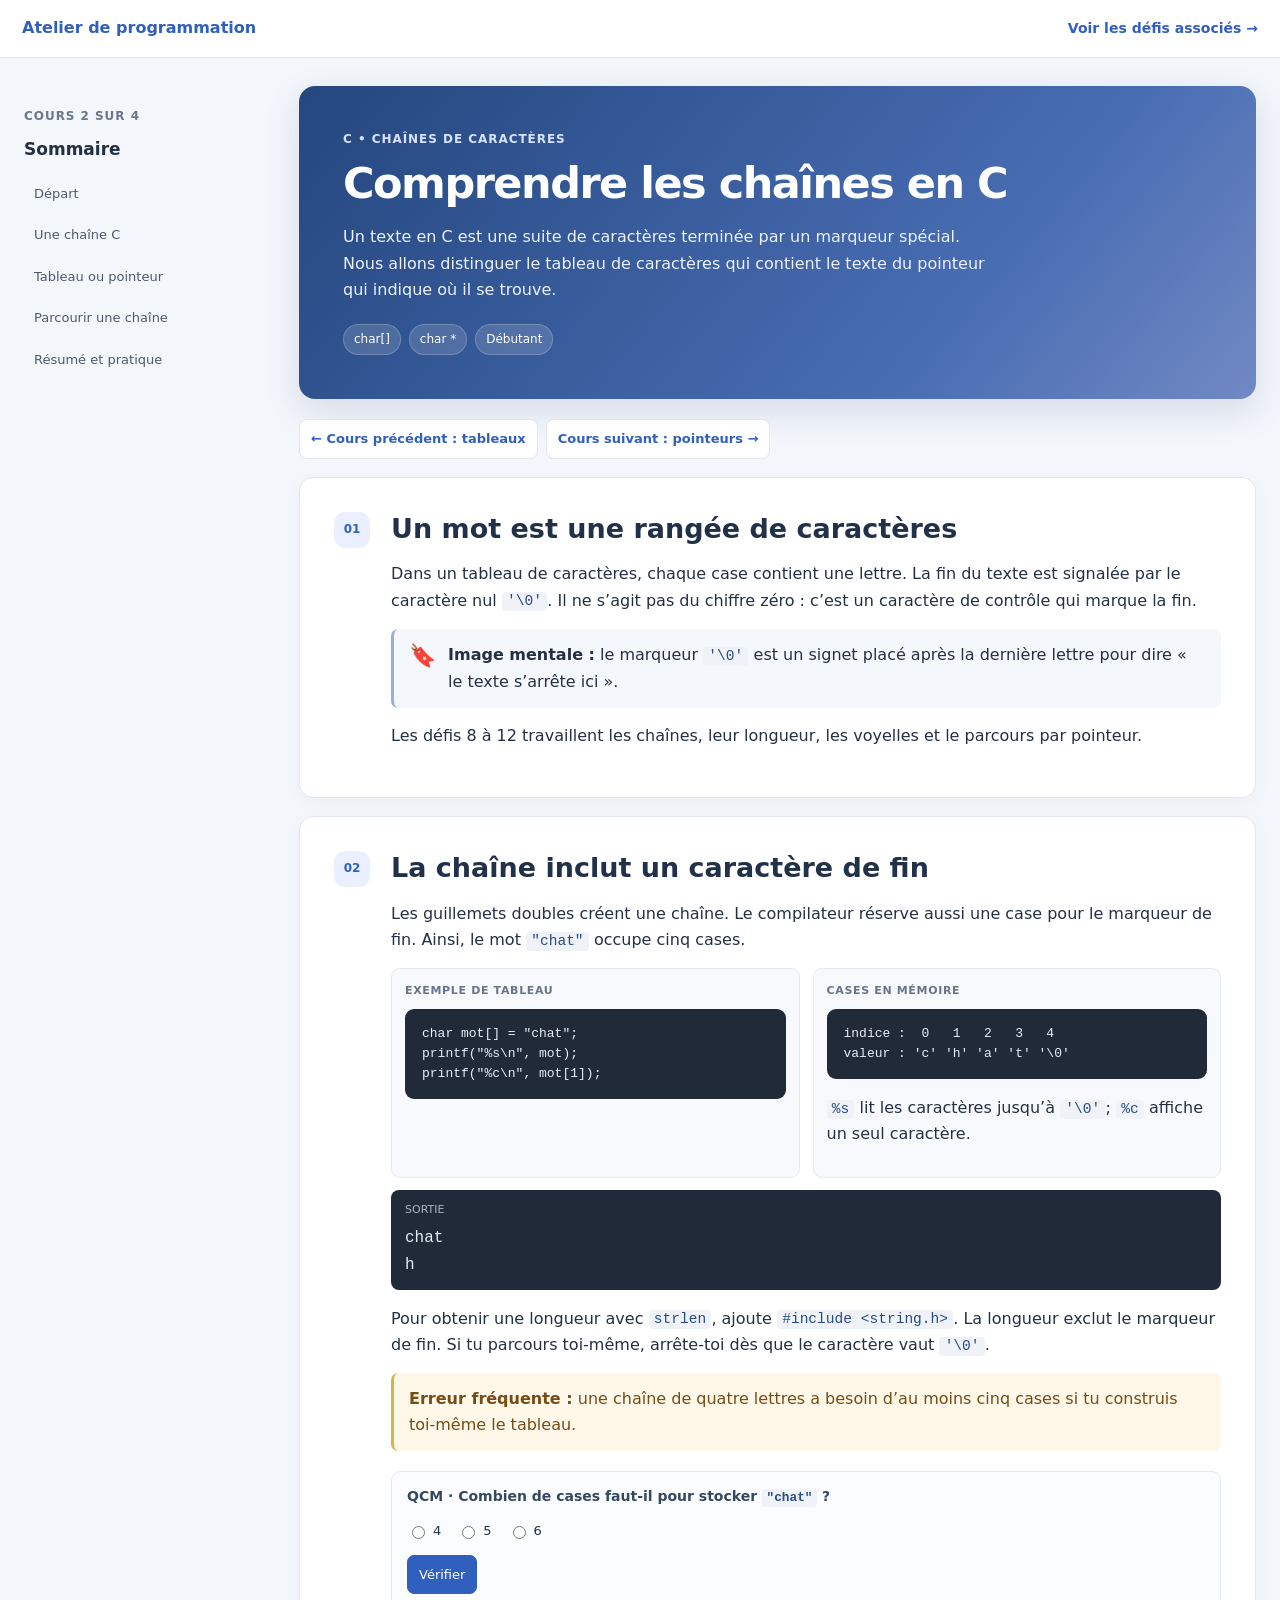
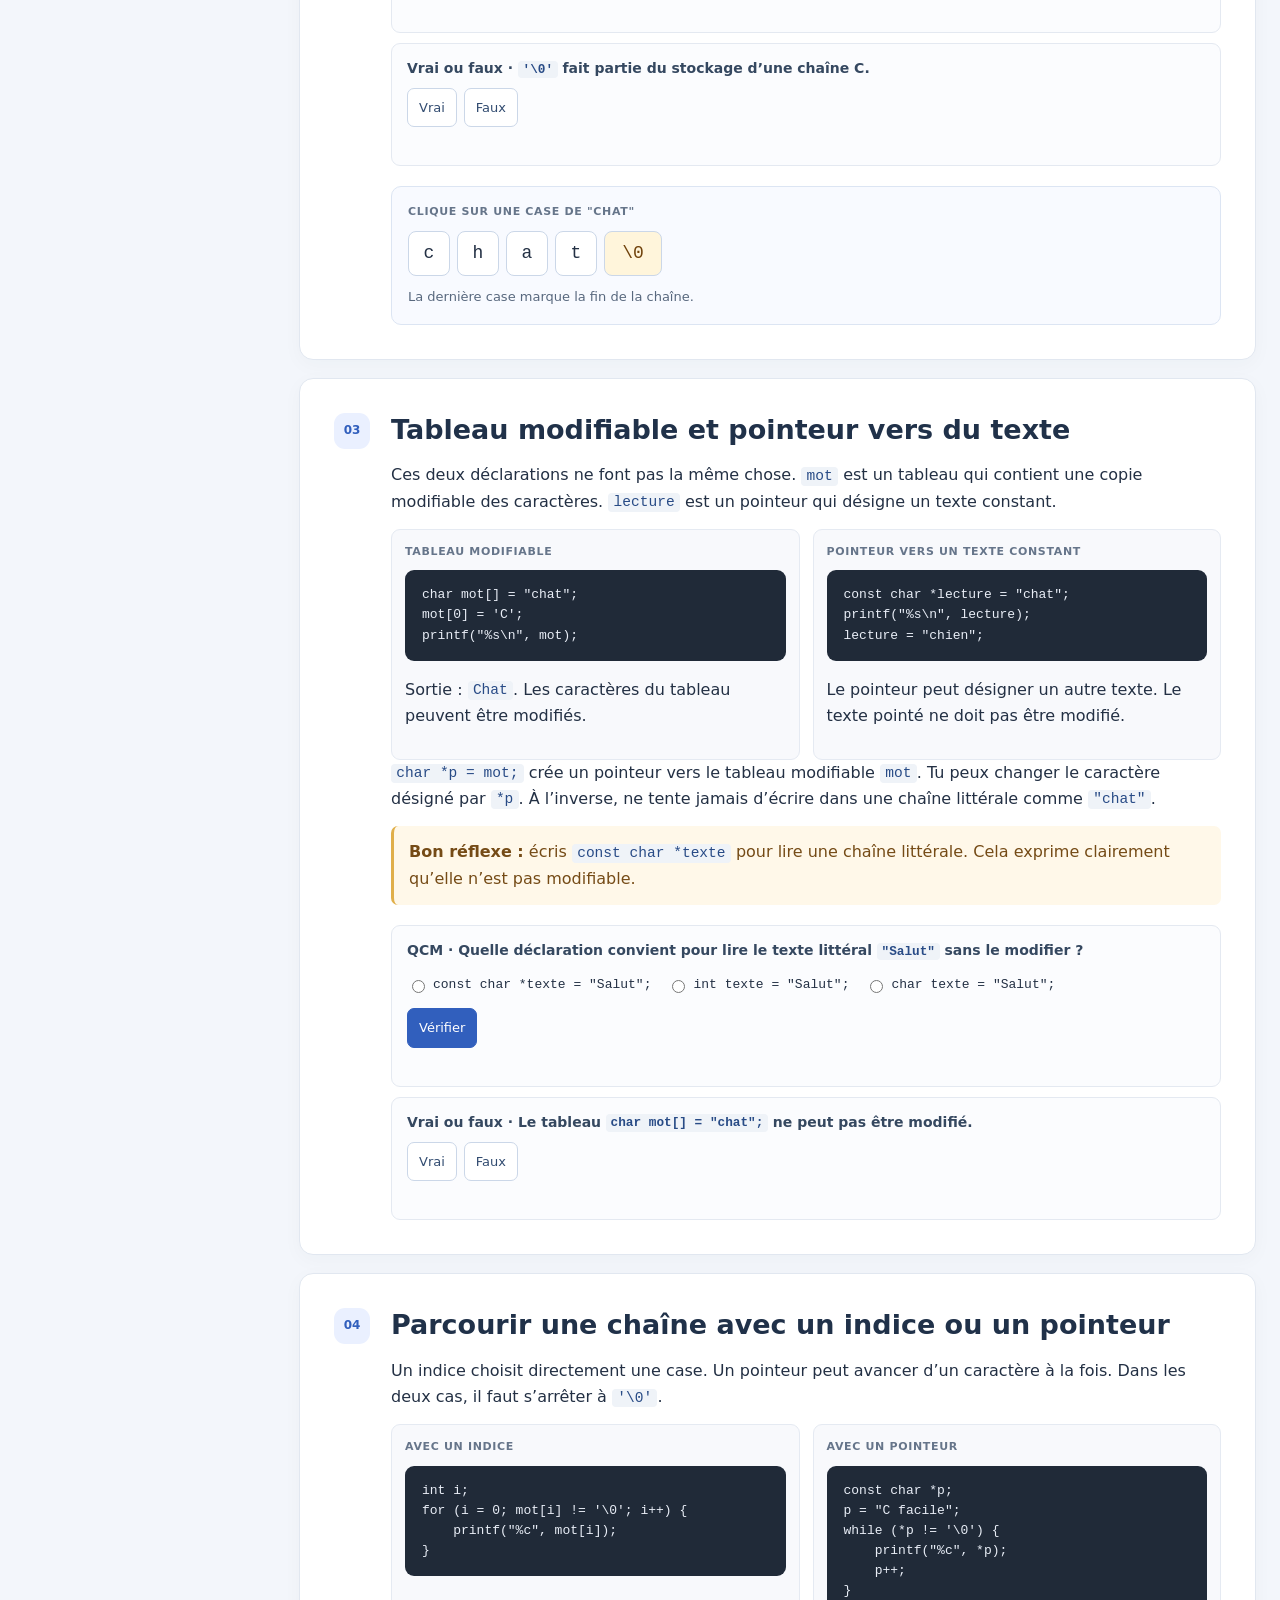
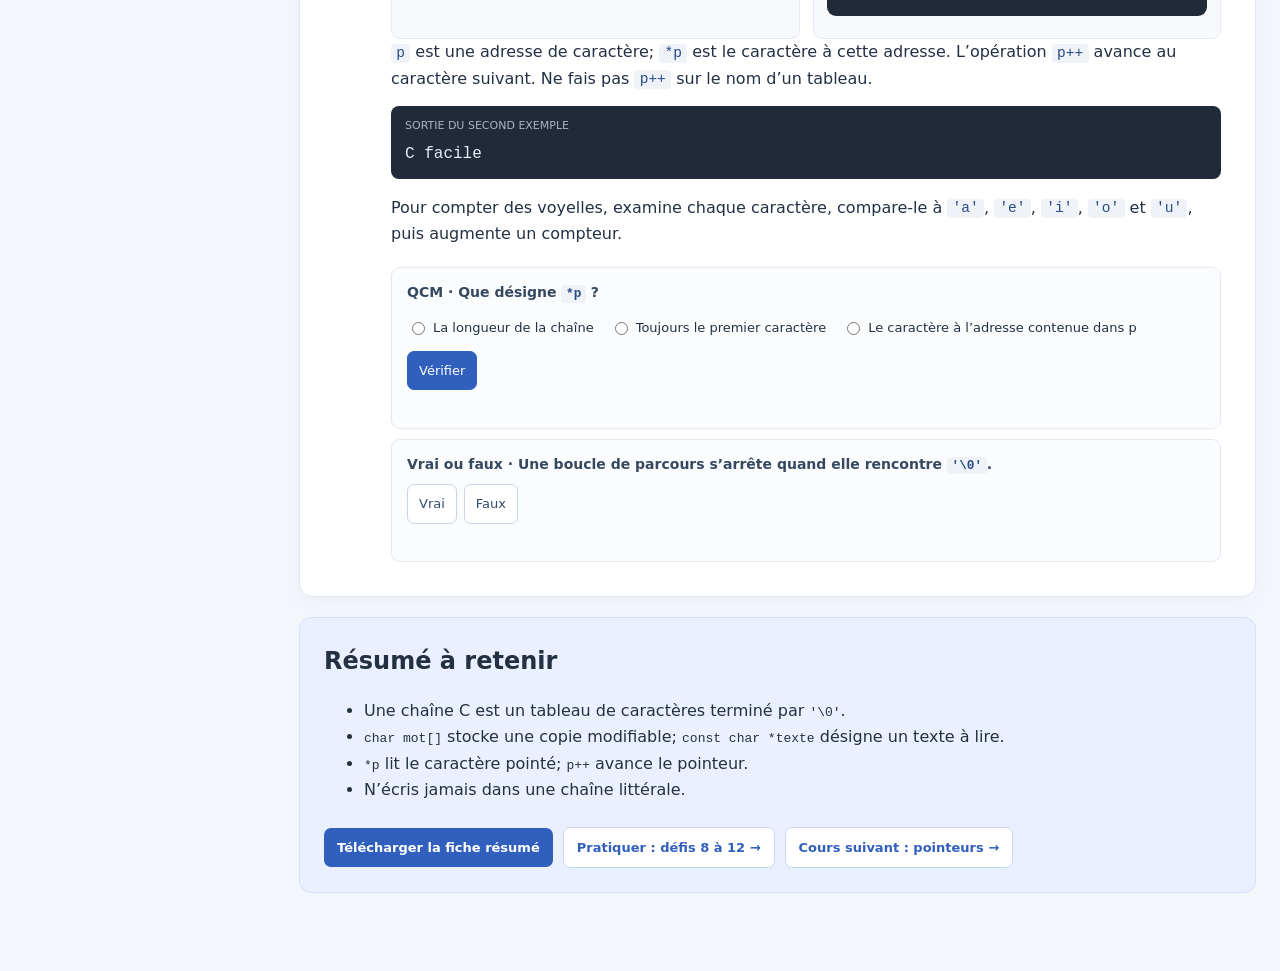
<file: cours-chaines-c.html>
<!doctype html>
<html lang="fr">
<head>
  <meta charset="utf-8">
  <meta name="viewport" content="width=device-width, initial-scale=1">
  <meta name="description" content="Cours débutant sur les chaînes de caractères en C, les tableaux char et les pointeurs vers char.">
  <title>Chaînes de caractères en C : cours détaillé</title>
  <link rel="stylesheet" href="styles.css">
  <script src="cours-structures-c.js" defer></script>
</head>
<body class="course-page">
<header class="site-header"><a class="site-name" href="index.html">Atelier de programmation</a><a class="course-challenges-link" href="defis-pointeurs-c.html">Voir les défis associés →</a></header>
<div class="course-layout"><aside class="course-sidebar"><p class="eyebrow">Cours 2 sur 4</p><h2>Sommaire</h2><nav aria-label="Sommaire du cours"><a href="#depart">Départ</a><a href="#chaine">Une chaîne C</a><a href="#tableau-ou-pointeur">Tableau ou pointeur</a><a href="#parcourir">Parcourir une chaîne</a><a href="#resume">Résumé et pratique</a></nav></aside>
<main class="course-main">
<section class="course-hero"><p class="eyebrow">C • chaînes de caractères</p><h1>Comprendre les chaînes en C</h1><p>Un texte en C est une suite de caractères terminée par un marqueur spécial. Nous allons distinguer le tableau de caractères qui contient le texte du pointeur qui indique où il se trouve.</p><div class="hero-chips"><span>char[]</span><span>char *</span><span>Débutant</span></div></section>
<div class="course-path"><a href="cours-tableaux-c.html">← Cours précédent : tableaux</a><a href="cours-pointeurs-c.html">Cours suivant : pointeurs →</a></div>
<section class="course-card" id="depart"><div class="section-number">01</div><div class="section-content"><h2>Un mot est une rangée de caractères</h2><p>Dans un tableau de caractères, chaque case contient une lettre. La fin du texte est signalée par le caractère nul <code>'\0'</code>. Il ne s’agit pas du chiffre zéro : c’est un caractère de contrôle qui marque la fin.</p><div class="analogy"><span class="analogy-icon" aria-hidden="true">🔖</span><p><strong>Image mentale :</strong> le marqueur <code>'\0'</code> est un signet placé après la dernière lettre pour dire « le texte s’arrête ici ».</p></div><p>Les défis 8 à 12 travaillent les chaînes, leur longueur, les voyelles et le parcours par pointeur.</p></div></section>
<section class="course-card" id="chaine"><div class="section-number">02</div><div class="section-content"><h2>La chaîne inclut un caractère de fin</h2><p>Les guillemets doubles créent une chaîne. Le compilateur réserve aussi une case pour le marqueur de fin. Ainsi, le mot <code>"chat"</code> occupe cinq cases.</p><div class="syntax-example"><div><span class="example-label">Exemple de tableau</span><pre><code>char mot[] = "chat";
printf("%s\n", mot);
printf("%c\n", mot[1]);</code></pre></div><div><span class="example-label">Cases en mémoire</span><pre><code>indice :  0   1   2   3   4
valeur : 'c' 'h' 'a' 't' '\0'</code></pre><p><code>%s</code> lit les caractères jusqu’à <code>'\0'</code>; <code>%c</code> affiche un seul caractère.</p></div></div><div class="terminal-example"><span>Sortie</span><code>chat<br>h</code></div><p>Pour obtenir une longueur avec <code>strlen</code>, ajoute <code>#include &lt;string.h&gt;</code>. La longueur exclut le marqueur de fin. Si tu parcours toi-même, arrête-toi dès que le caractère vaut <code>'\0'</code>.</p><p class="warning-note"><strong>Erreur fréquente :</strong> une chaîne de quatre lettres a besoin d’au moins cinq cases si tu construis toi-même le tableau.</p><div class="knowledge-check"><div class="quick-question" data-answer="b" data-explanation="La chaîne contient quatre lettres et le caractère nul final, soit cinq caractères stockés."><p class="question-title">QCM · Combien de cases faut-il pour stocker <code>"chat"</code> ?</p><label><input type="radio" name="q-str-1" value="a"> 4</label><label><input type="radio" name="q-str-1" value="b"> 5</label><label><input type="radio" name="q-str-1" value="c"> 6</label><button class="validate-question" type="button">Vérifier</button><p class="quiz-feedback" aria-live="polite"></p></div><div class="quick-question" data-answer="vrai" data-explanation="Une chaîne C est terminée par le caractère nul, même si celui-ci n’est pas affiché comme une lettre."><p class="question-title">Vrai ou faux · <code>'\0'</code> fait partie du stockage d’une chaîne C.</p><div class="true-false"><button type="button" data-choice="vrai">Vrai</button><button type="button" data-choice="faux">Faux</button></div><p class="quiz-feedback" aria-live="polite"></p></div></div><div id="string-demo" class="string-interactive"><span class="example-label">Clique sur une case de "chat"</span><div class="string-map"><button type="button" class="string-cell" data-position="0" aria-pressed="false">c</button><button type="button" class="string-cell" data-position="1" aria-pressed="false">h</button><button type="button" class="string-cell" data-position="2" aria-pressed="false">a</button><button type="button" class="string-cell" data-position="3" aria-pressed="false">t</button><button type="button" class="string-cell terminator" data-position="4" aria-pressed="false">\0</button></div><p id="string-map-status" class="demo-explanation" aria-live="polite">La dernière case marque la fin de la chaîne.</p></div></div></section>
<section class="course-card" id="tableau-ou-pointeur"><div class="section-number">03</div><div class="section-content"><h2>Tableau modifiable et pointeur vers du texte</h2><p>Ces deux déclarations ne font pas la même chose. <code>mot</code> est un tableau qui contient une copie modifiable des caractères. <code>lecture</code> est un pointeur qui désigne un texte constant.</p><div class="syntax-example"><div><span class="example-label">Tableau modifiable</span><pre><code>char mot[] = "chat";
mot[0] = 'C';
printf("%s\n", mot);</code></pre><p>Sortie : <code>Chat</code>. Les caractères du tableau peuvent être modifiés.</p></div><div><span class="example-label">Pointeur vers un texte constant</span><pre><code>const char *lecture = "chat";
printf("%s\n", lecture);
lecture = "chien";</code></pre><p>Le pointeur peut désigner un autre texte. Le texte pointé ne doit pas être modifié.</p></div></div><p><code>char *p = mot;</code> crée un pointeur vers le tableau modifiable <code>mot</code>. Tu peux changer le caractère désigné par <code>*p</code>. À l’inverse, ne tente jamais d’écrire dans une chaîne littérale comme <code>"chat"</code>.</p><p class="warning-note"><strong>Bon réflexe :</strong> écris <code>const char *texte</code> pour lire une chaîne littérale. Cela exprime clairement qu’elle n’est pas modifiable.</p><div class="knowledge-check"><div class="quick-question" data-answer="a" data-explanation="Une chaîne littérale ne doit pas être modifiée. const char * rend cette intention visible et évite d’écrire dans le texte."><p class="question-title">QCM · Quelle déclaration convient pour lire le texte littéral <code>"Salut"</code> sans le modifier ?</p><label><input type="radio" name="q-str-2" value="a"> <code>const char *texte = "Salut";</code></label><label><input type="radio" name="q-str-2" value="b"> <code>int texte = "Salut";</code></label><label><input type="radio" name="q-str-2" value="c"> <code>char texte = "Salut";</code></label><button class="validate-question" type="button">Vérifier</button><p class="quiz-feedback" aria-live="polite"></p></div><div class="quick-question" data-answer="faux" data-explanation="Avec char mot[] = \"chat\", les caractères sont stockés dans un tableau modifiable."><p class="question-title">Vrai ou faux · Le tableau <code>char mot[] = "chat";</code> ne peut pas être modifié.</p><div class="true-false"><button type="button" data-choice="vrai">Vrai</button><button type="button" data-choice="faux">Faux</button></div><p class="quiz-feedback" aria-live="polite"></p></div></div></div></section>
<section class="course-card" id="parcourir"><div class="section-number">04</div><div class="section-content"><h2>Parcourir une chaîne avec un indice ou un pointeur</h2><p>Un indice choisit directement une case. Un pointeur peut avancer d’un caractère à la fois. Dans les deux cas, il faut s’arrêter à <code>'\0'</code>.</p><div class="syntax-example"><div><span class="example-label">Avec un indice</span><pre><code>int i;
for (i = 0; mot[i] != '\0'; i++) {
    printf("%c", mot[i]);
}</code></pre></div><div><span class="example-label">Avec un pointeur</span><pre><code>const char *p;
p = "C facile";
while (*p != '\0') {
    printf("%c", *p);
    p++;
}</code></pre></div></div><p><code>p</code> est une adresse de caractère; <code>*p</code> est le caractère à cette adresse. L’opération <code>p++</code> avance au caractère suivant. Ne fais pas <code>p++</code> sur le nom d’un tableau.</p><div class="terminal-example"><span>Sortie du second exemple</span><code>C facile</code></div><p>Pour compter des voyelles, examine chaque caractère, compare-le à <code>'a'</code>, <code>'e'</code>, <code>'i'</code>, <code>'o'</code> et <code>'u'</code>, puis augmente un compteur.</p><div class="knowledge-check"><div class="quick-question" data-answer="c" data-explanation="Le pointeur p désigne un caractère; *p lit le caractère actuellement désigné."><p class="question-title">QCM · Que désigne <code>*p</code> ?</p><label><input type="radio" name="q-str-3" value="a"> La longueur de la chaîne</label><label><input type="radio" name="q-str-3" value="b"> Toujours le premier caractère</label><label><input type="radio" name="q-str-3" value="c"> Le caractère à l’adresse contenue dans p</label><button class="validate-question" type="button">Vérifier</button><p class="quiz-feedback" aria-live="polite"></p></div><div class="quick-question" data-answer="vrai" data-explanation="La boucle s’arrête lorsqu’elle atteint le caractère nul qui marque la fin du texte."><p class="question-title">Vrai ou faux · Une boucle de parcours s’arrête quand elle rencontre <code>'\0'</code>.</p><div class="true-false"><button type="button" data-choice="vrai">Vrai</button><button type="button" data-choice="faux">Faux</button></div><p class="quiz-feedback" aria-live="polite"></p></div></div></div></section>
<section class="course-finish" id="resume"><h2>Résumé à retenir</h2><ul><li>Une chaîne C est un tableau de caractères terminé par <code>'\0'</code>.</li><li><code>char mot[]</code> stocke une copie modifiable; <code>const char *texte</code> désigne un texte à lire.</li><li><code>*p</code> lit le caractère pointé; <code>p++</code> avance le pointeur.</li><li>N’écris jamais dans une chaîne littérale.</li></ul><a class="next-course-link" href="resume-chaines-c.md" download>Télécharger la fiche résumé</a><a class="next-course-link secondary-link" href="defis-pointeurs-c.html#defi-08">Pratiquer : défis 8 à 12 →</a><a class="next-course-link secondary-link" href="cours-pointeurs-c.html">Cours suivant : pointeurs →</a></section>
</main></div></body></html>
</file>
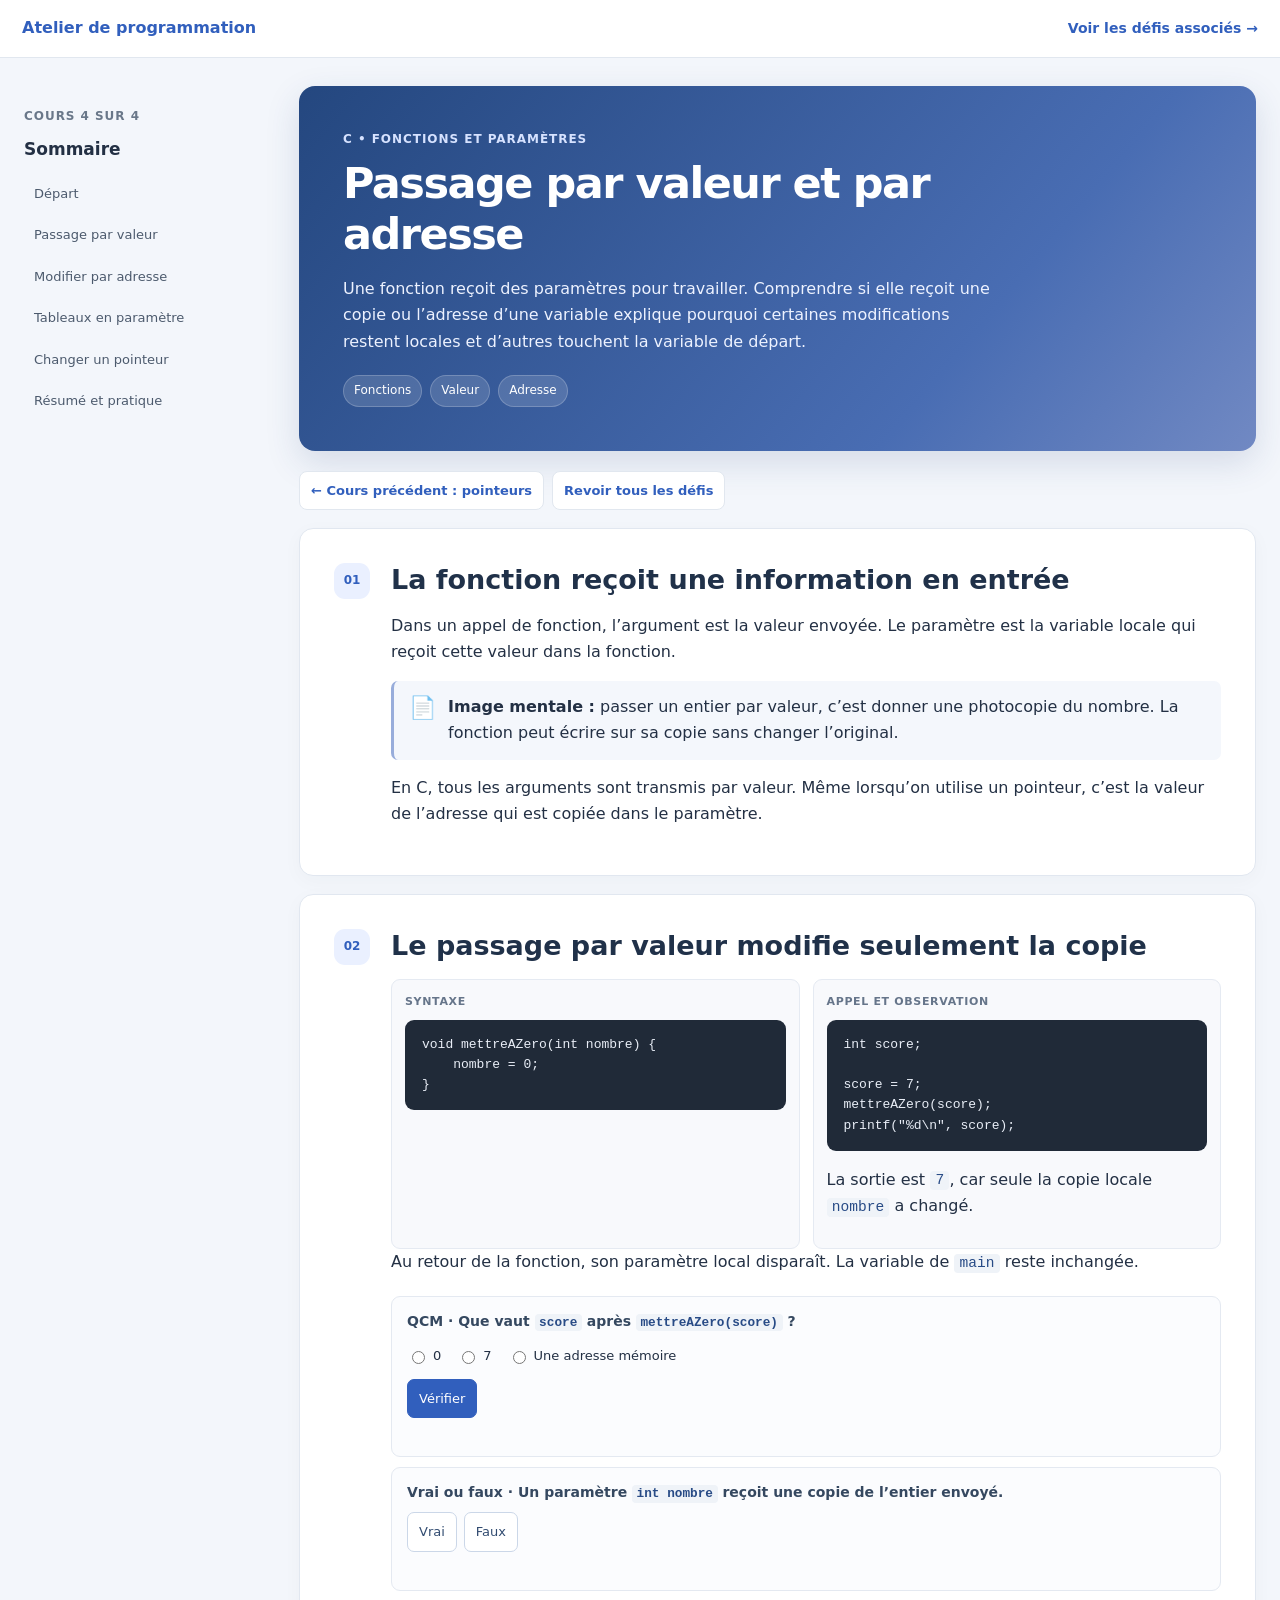
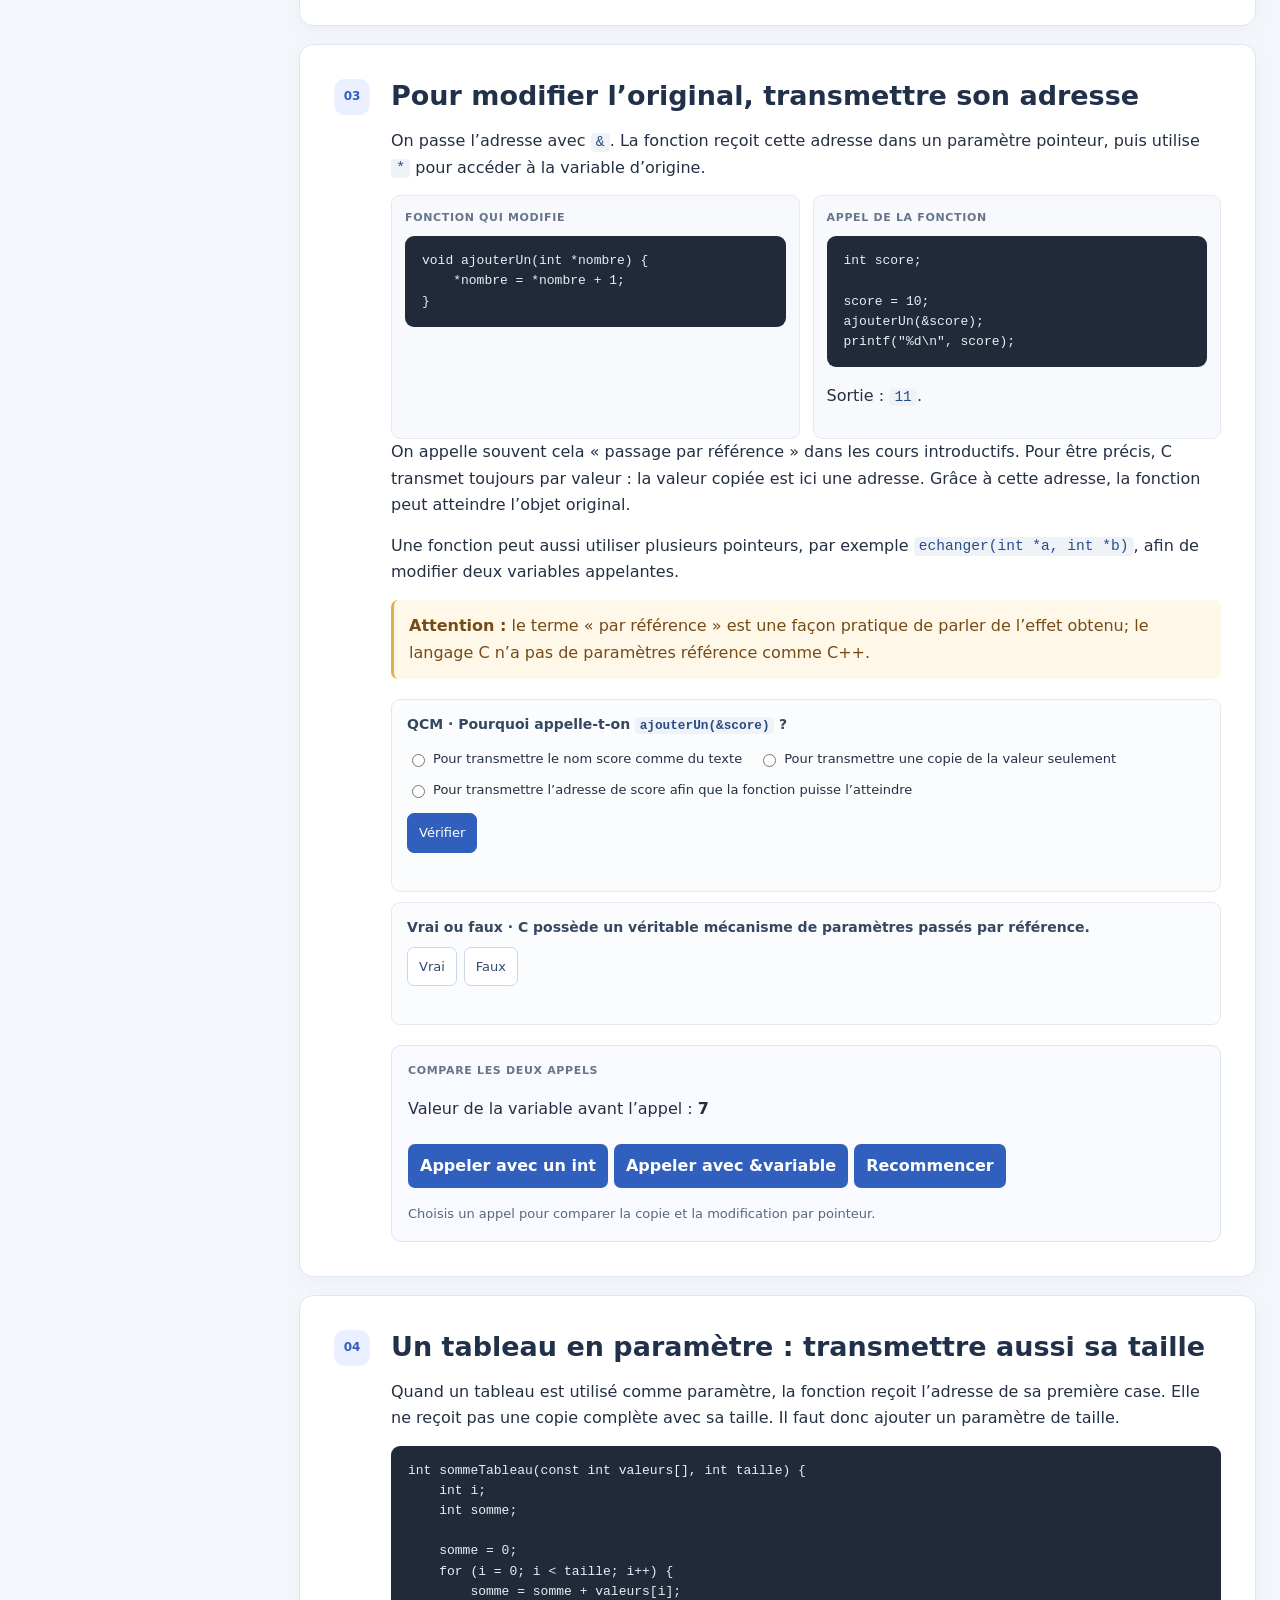
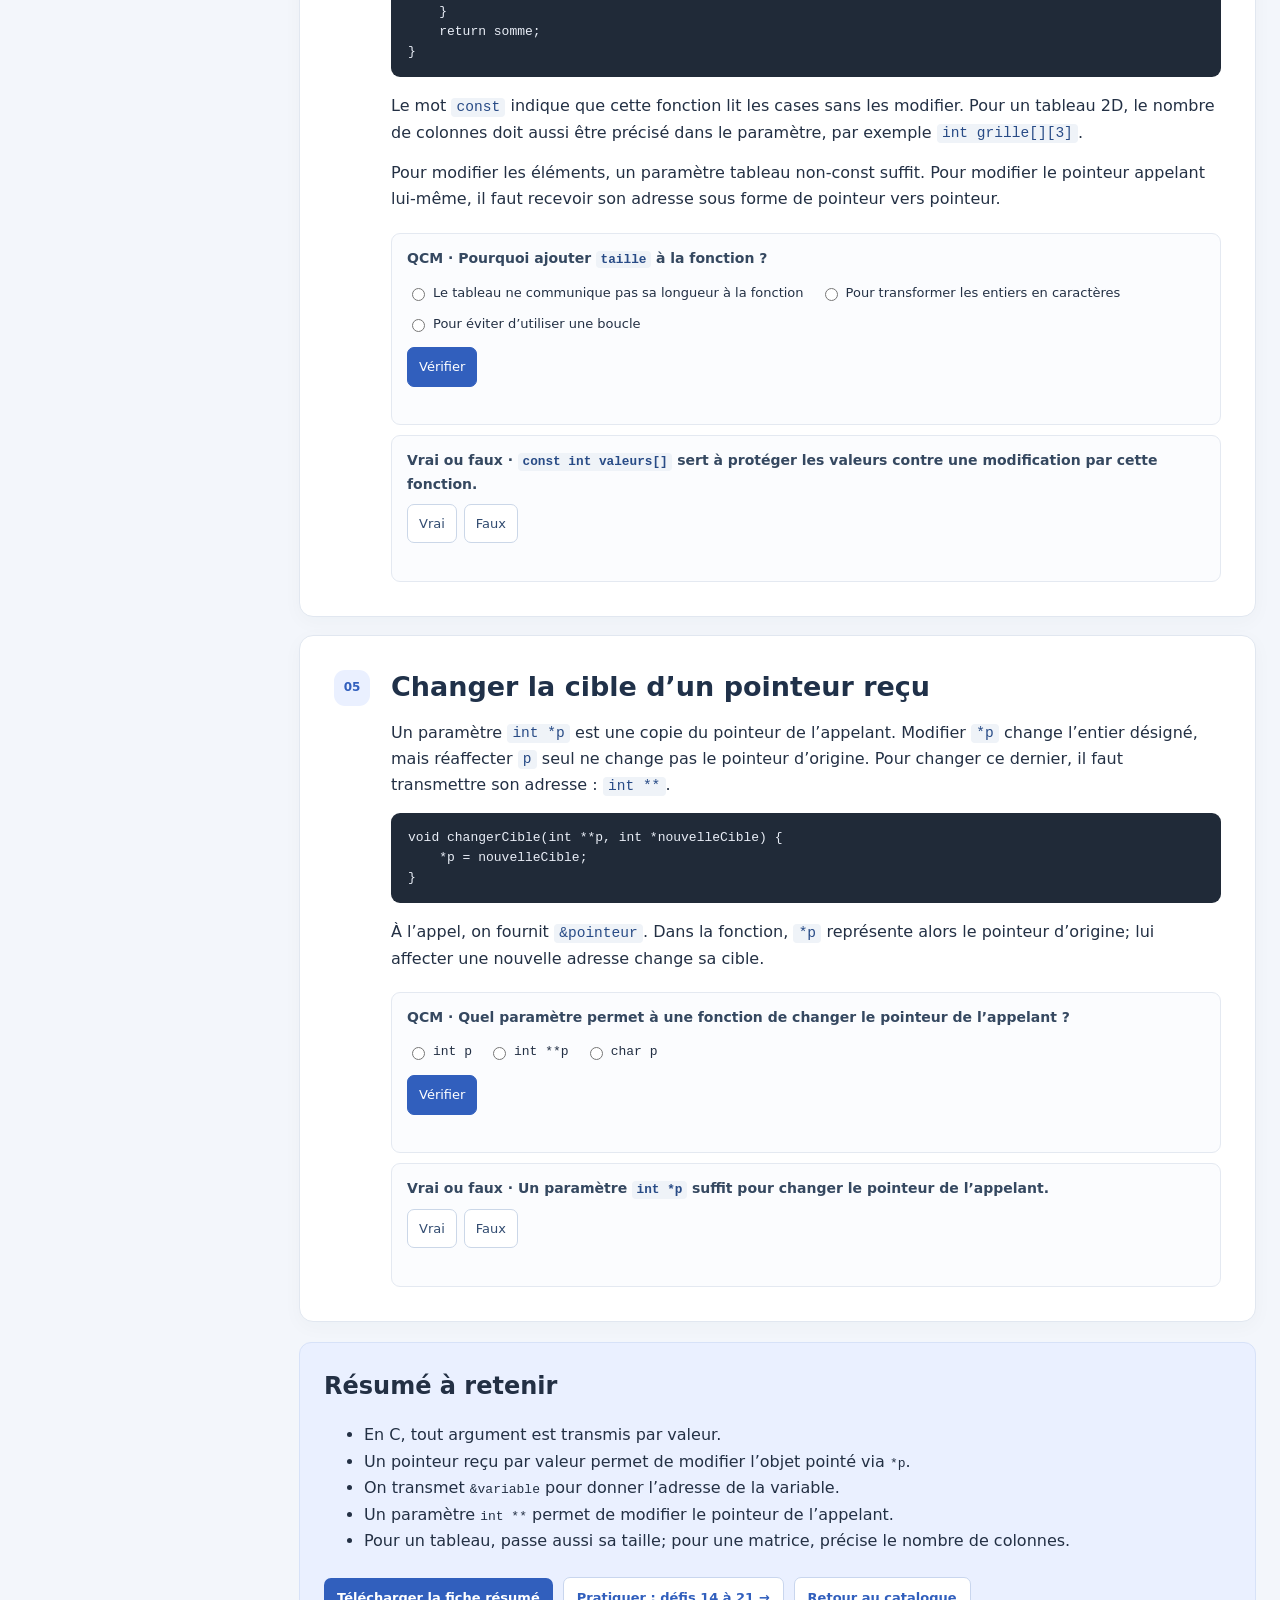
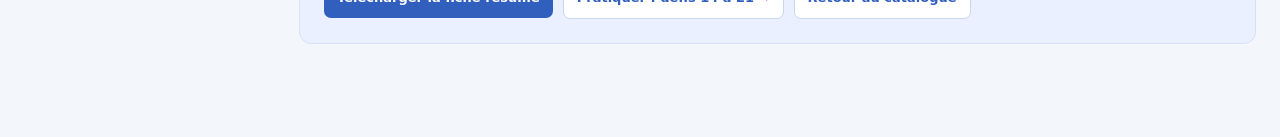
<file: cours-passage-parametres-c.html>
<!doctype html>
<html lang="fr">
<head>
  <meta charset="utf-8">
  <meta name="viewport" content="width=device-width, initial-scale=1">
  <meta name="description" content="Comprendre le passage par valeur en C et modifier une variable avec un pointeur et son adresse.">
  <title>Passage par valeur et adresse en C</title>
  <link rel="stylesheet" href="styles.css">
  <script src="cours-structures-c.js" defer></script>
</head>
<body class="course-page">
<header class="site-header"><a class="site-name" href="index.html">Atelier de programmation</a><a class="course-challenges-link" href="defis-pointeurs-c.html">Voir les défis associés →</a></header>
<div class="course-layout"><aside class="course-sidebar"><p class="eyebrow">Cours 4 sur 4</p><h2>Sommaire</h2><nav aria-label="Sommaire du cours"><a href="#depart">Départ</a><a href="#valeur">Passage par valeur</a><a href="#adresse">Modifier par adresse</a><a href="#tableaux">Tableaux en paramètre</a><a href="#double">Changer un pointeur</a><a href="#resume">Résumé et pratique</a></nav></aside>
<main class="course-main">
<section class="course-hero"><p class="eyebrow">C • fonctions et paramètres</p><h1>Passage par valeur et par adresse</h1><p>Une fonction reçoit des paramètres pour travailler. Comprendre si elle reçoit une copie ou l’adresse d’une variable explique pourquoi certaines modifications restent locales et d’autres touchent la variable de départ.</p><div class="hero-chips"><span>Fonctions</span><span>Valeur</span><span>Adresse</span></div></section>
<div class="course-path"><a href="cours-pointeurs-c.html">← Cours précédent : pointeurs</a><a href="defis-pointeurs-c.html">Revoir tous les défis</a></div>
<section class="course-card" id="depart"><div class="section-number">01</div><div class="section-content"><h2>La fonction reçoit une information en entrée</h2><p>Dans un appel de fonction, l’argument est la valeur envoyée. Le paramètre est la variable locale qui reçoit cette valeur dans la fonction.</p><div class="analogy"><span class="analogy-icon" aria-hidden="true">📄</span><p><strong>Image mentale :</strong> passer un entier par valeur, c’est donner une photocopie du nombre. La fonction peut écrire sur sa copie sans changer l’original.</p></div><p>En C, tous les arguments sont transmis par valeur. Même lorsqu’on utilise un pointeur, c’est la valeur de l’adresse qui est copiée dans le paramètre.</p></div></section>
<section class="course-card" id="valeur"><div class="section-number">02</div><div class="section-content"><h2>Le passage par valeur modifie seulement la copie</h2><div class="syntax-example"><div><span class="example-label">Syntaxe</span><pre><code>void mettreAZero(int nombre) {
    nombre = 0;
}</code></pre></div><div><span class="example-label">Appel et observation</span><pre><code>int score;

score = 7;
mettreAZero(score);
printf("%d\n", score);</code></pre><p>La sortie est <code>7</code>, car seule la copie locale <code>nombre</code> a changé.</p></div></div><p>Au retour de la fonction, son paramètre local disparaît. La variable de <code>main</code> reste inchangée.</p><div class="knowledge-check"><div class="quick-question" data-answer="b" data-explanation="La fonction modifie sa copie locale du paramètre. La variable score de main garde la valeur 7."><p class="question-title">QCM · Que vaut <code>score</code> après <code>mettreAZero(score)</code> ?</p><label><input type="radio" name="q-param-1" value="a"> 0</label><label><input type="radio" name="q-param-1" value="b"> 7</label><label><input type="radio" name="q-param-1" value="c"> Une adresse mémoire</label><button class="validate-question" type="button">Vérifier</button><p class="quiz-feedback" aria-live="polite"></p></div><div class="quick-question" data-answer="vrai" data-explanation="Un paramètre ordinaire reçoit une copie de la valeur de l’argument."><p class="question-title">Vrai ou faux · Un paramètre <code>int nombre</code> reçoit une copie de l’entier envoyé.</p><div class="true-false"><button type="button" data-choice="vrai">Vrai</button><button type="button" data-choice="faux">Faux</button></div><p class="quiz-feedback" aria-live="polite"></p></div></div></div></section>
<section class="course-card" id="adresse"><div class="section-number">03</div><div class="section-content"><h2>Pour modifier l’original, transmettre son adresse</h2><p>On passe l’adresse avec <code>&amp;</code>. La fonction reçoit cette adresse dans un paramètre pointeur, puis utilise <code>*</code> pour accéder à la variable d’origine.</p><div class="syntax-example"><div><span class="example-label">Fonction qui modifie</span><pre><code>void ajouterUn(int *nombre) {
    *nombre = *nombre + 1;
}</code></pre></div><div><span class="example-label">Appel de la fonction</span><pre><code>int score;

score = 10;
ajouterUn(&amp;score);
printf("%d\n", score);</code></pre><p>Sortie : <code>11</code>.</p></div></div><p>On appelle souvent cela « passage par référence » dans les cours introductifs. Pour être précis, C transmet toujours par valeur : la valeur copiée est ici une adresse. Grâce à cette adresse, la fonction peut atteindre l’objet original.</p><p>Une fonction peut aussi utiliser plusieurs pointeurs, par exemple <code>echanger(int *a, int *b)</code>, afin de modifier deux variables appelantes.</p><div class="warning-note"><strong>Attention :</strong> le terme « par référence » est une façon pratique de parler de l’effet obtenu; le langage C n’a pas de paramètres référence comme C++.</div><div class="knowledge-check"><div class="quick-question" data-answer="c" data-explanation="&amp;score fournit une adresse; le paramètre int *nombre reçoit cette adresse et *nombre modifie score."><p class="question-title">QCM · Pourquoi appelle-t-on <code>ajouterUn(&amp;score)</code> ?</p><label><input type="radio" name="q-param-2" value="a"> Pour transmettre le nom score comme du texte</label><label><input type="radio" name="q-param-2" value="b"> Pour transmettre une copie de la valeur seulement</label><label><input type="radio" name="q-param-2" value="c"> Pour transmettre l’adresse de score afin que la fonction puisse l’atteindre</label><button class="validate-question" type="button">Vérifier</button><p class="quiz-feedback" aria-live="polite"></p></div><div class="quick-question" data-answer="faux" data-explanation="Même un pointeur est transmis par valeur en C : c’est l’adresse contenue dans le pointeur qui est copiée dans le paramètre."><p class="question-title">Vrai ou faux · C possède un véritable mécanisme de paramètres passés par référence.</p><div class="true-false"><button type="button" data-choice="vrai">Vrai</button><button type="button" data-choice="faux">Faux</button></div><p class="quiz-feedback" aria-live="polite"></p></div></div><div class="parameter-interactive" id="parameter-demo"><span class="example-label">Compare les deux appels</span><p>Valeur de la variable avant l’appel : <strong id="parameter-value">7</strong></p><button type="button" data-parameter-call="value">Appeler avec un int</button><button type="button" data-parameter-call="pointer">Appeler avec &amp;variable</button><button type="button" data-parameter-call="reset">Recommencer</button><p id="parameter-status" class="demo-explanation" aria-live="polite">Choisis un appel pour comparer la copie et la modification par pointeur.</p></div></div></section>
<section class="course-card" id="tableaux"><div class="section-number">04</div><div class="section-content"><h2>Un tableau en paramètre : transmettre aussi sa taille</h2><p>Quand un tableau est utilisé comme paramètre, la fonction reçoit l’adresse de sa première case. Elle ne reçoit pas une copie complète avec sa taille. Il faut donc ajouter un paramètre de taille.</p><pre><code>int sommeTableau(const int valeurs[], int taille) {
    int i;
    int somme;

    somme = 0;
    for (i = 0; i &lt; taille; i++) {
        somme = somme + valeurs[i];
    }
    return somme;
}</code></pre><p>Le mot <code>const</code> indique que cette fonction lit les cases sans les modifier. Pour un tableau 2D, le nombre de colonnes doit aussi être précisé dans le paramètre, par exemple <code>int grille[][3]</code>.</p><p>Pour modifier les éléments, un paramètre tableau non-const suffit. Pour modifier le pointeur appelant lui-même, il faut recevoir son adresse sous forme de pointeur vers pointeur.</p><div class="knowledge-check"><div class="quick-question" data-answer="a" data-explanation="Le paramètre taille donne à la fonction le nombre d’éléments qu’elle peut parcourir."><p class="question-title">QCM · Pourquoi ajouter <code>taille</code> à la fonction ?</p><label><input type="radio" name="q-param-3" value="a"> Le tableau ne communique pas sa longueur à la fonction</label><label><input type="radio" name="q-param-3" value="b"> Pour transformer les entiers en caractères</label><label><input type="radio" name="q-param-3" value="c"> Pour éviter d’utiliser une boucle</label><button class="validate-question" type="button">Vérifier</button><p class="quiz-feedback" aria-live="polite"></p></div><div class="quick-question" data-answer="vrai" data-explanation="const sur les éléments signifie que la fonction ne doit pas les modifier à travers ce paramètre."><p class="question-title">Vrai ou faux · <code>const int valeurs[]</code> sert à protéger les valeurs contre une modification par cette fonction.</p><div class="true-false"><button type="button" data-choice="vrai">Vrai</button><button type="button" data-choice="faux">Faux</button></div><p class="quiz-feedback" aria-live="polite"></p></div></div></div></section>
<section class="course-card" id="double"><div class="section-number">05</div><div class="section-content"><h2>Changer la cible d’un pointeur reçu</h2><p>Un paramètre <code>int *p</code> est une copie du pointeur de l’appelant. Modifier <code>*p</code> change l’entier désigné, mais réaffecter <code>p</code> seul ne change pas le pointeur d’origine. Pour changer ce dernier, il faut transmettre son adresse : <code>int **</code>.</p><pre><code>void changerCible(int **p, int *nouvelleCible) {
    *p = nouvelleCible;
}</code></pre><p>À l’appel, on fournit <code>&amp;pointeur</code>. Dans la fonction, <code>*p</code> représente alors le pointeur d’origine; lui affecter une nouvelle adresse change sa cible.</p><div class="knowledge-check"><div class="quick-question" data-answer="b" data-explanation="Un paramètre int ** reçoit l’adresse du pointeur; la fonction peut donc changer le pointeur d’origine via *p."><p class="question-title">QCM · Quel paramètre permet à une fonction de changer le pointeur de l’appelant ?</p><label><input type="radio" name="q-param-4" value="a"> <code>int p</code></label><label><input type="radio" name="q-param-4" value="b"> <code>int **p</code></label><label><input type="radio" name="q-param-4" value="c"> <code>char p</code></label><button class="validate-question" type="button">Vérifier</button><p class="quiz-feedback" aria-live="polite"></p></div><div class="quick-question" data-answer="faux" data-explanation="Un int * permet de modifier la valeur pointée; il ne permet pas de remplacer le pointeur original de l’appelant."><p class="question-title">Vrai ou faux · Un paramètre <code>int *p</code> suffit pour changer le pointeur de l’appelant.</p><div class="true-false"><button type="button" data-choice="vrai">Vrai</button><button type="button" data-choice="faux">Faux</button></div><p class="quiz-feedback" aria-live="polite"></p></div></div></div></section>
<section class="course-finish" id="resume"><h2>Résumé à retenir</h2><ul><li>En C, tout argument est transmis par valeur.</li><li>Un pointeur reçu par valeur permet de modifier l’objet pointé via <code>*p</code>.</li><li>On transmet <code>&amp;variable</code> pour donner l’adresse de la variable.</li><li>Un paramètre <code>int **</code> permet de modifier le pointeur de l’appelant.</li><li>Pour un tableau, passe aussi sa taille; pour une matrice, précise le nombre de colonnes.</li></ul><a class="next-course-link" href="resume-passage-parametres-c.md" download>Télécharger la fiche résumé</a><a class="next-course-link secondary-link" href="defis-pointeurs-c.html#defi-14">Pratiquer : défis 14 à 21 →</a><a class="next-course-link secondary-link" href="index.html">Retour au catalogue</a></section>
</main></div></body></html>
</file>
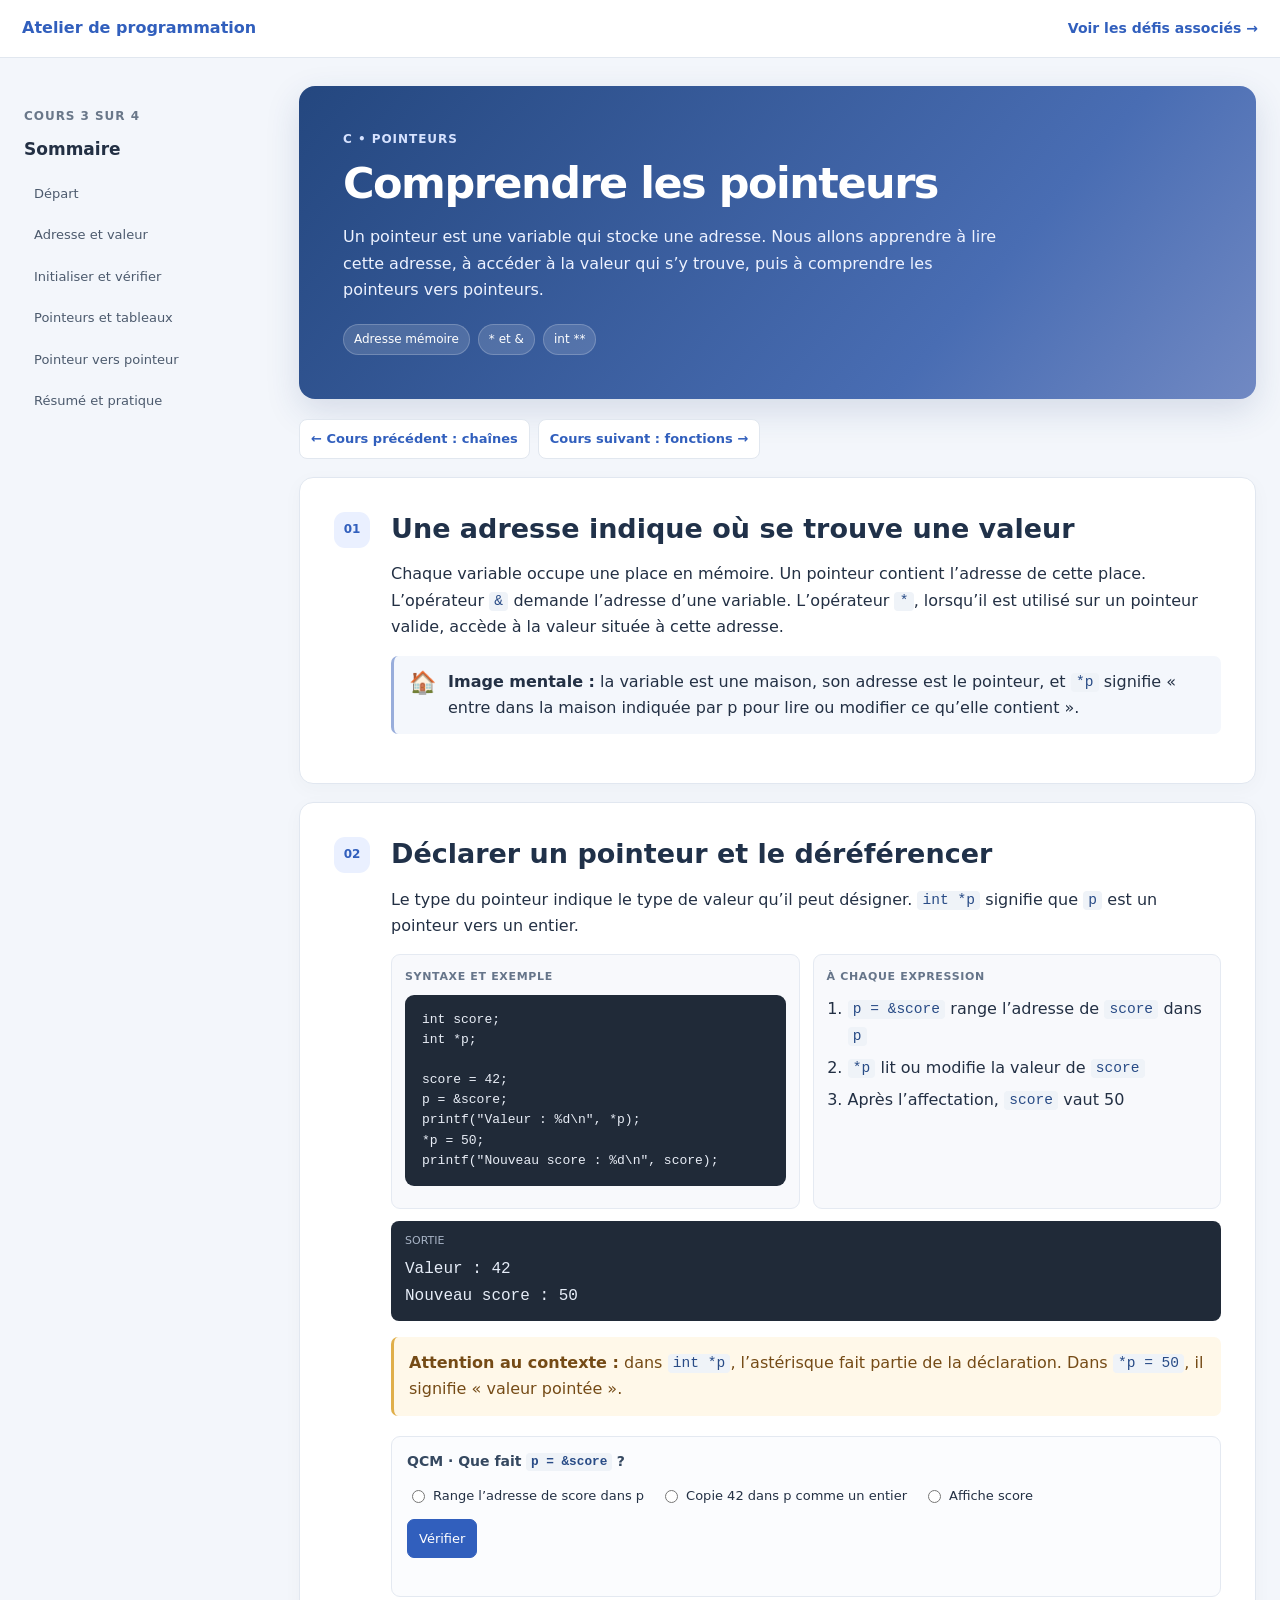
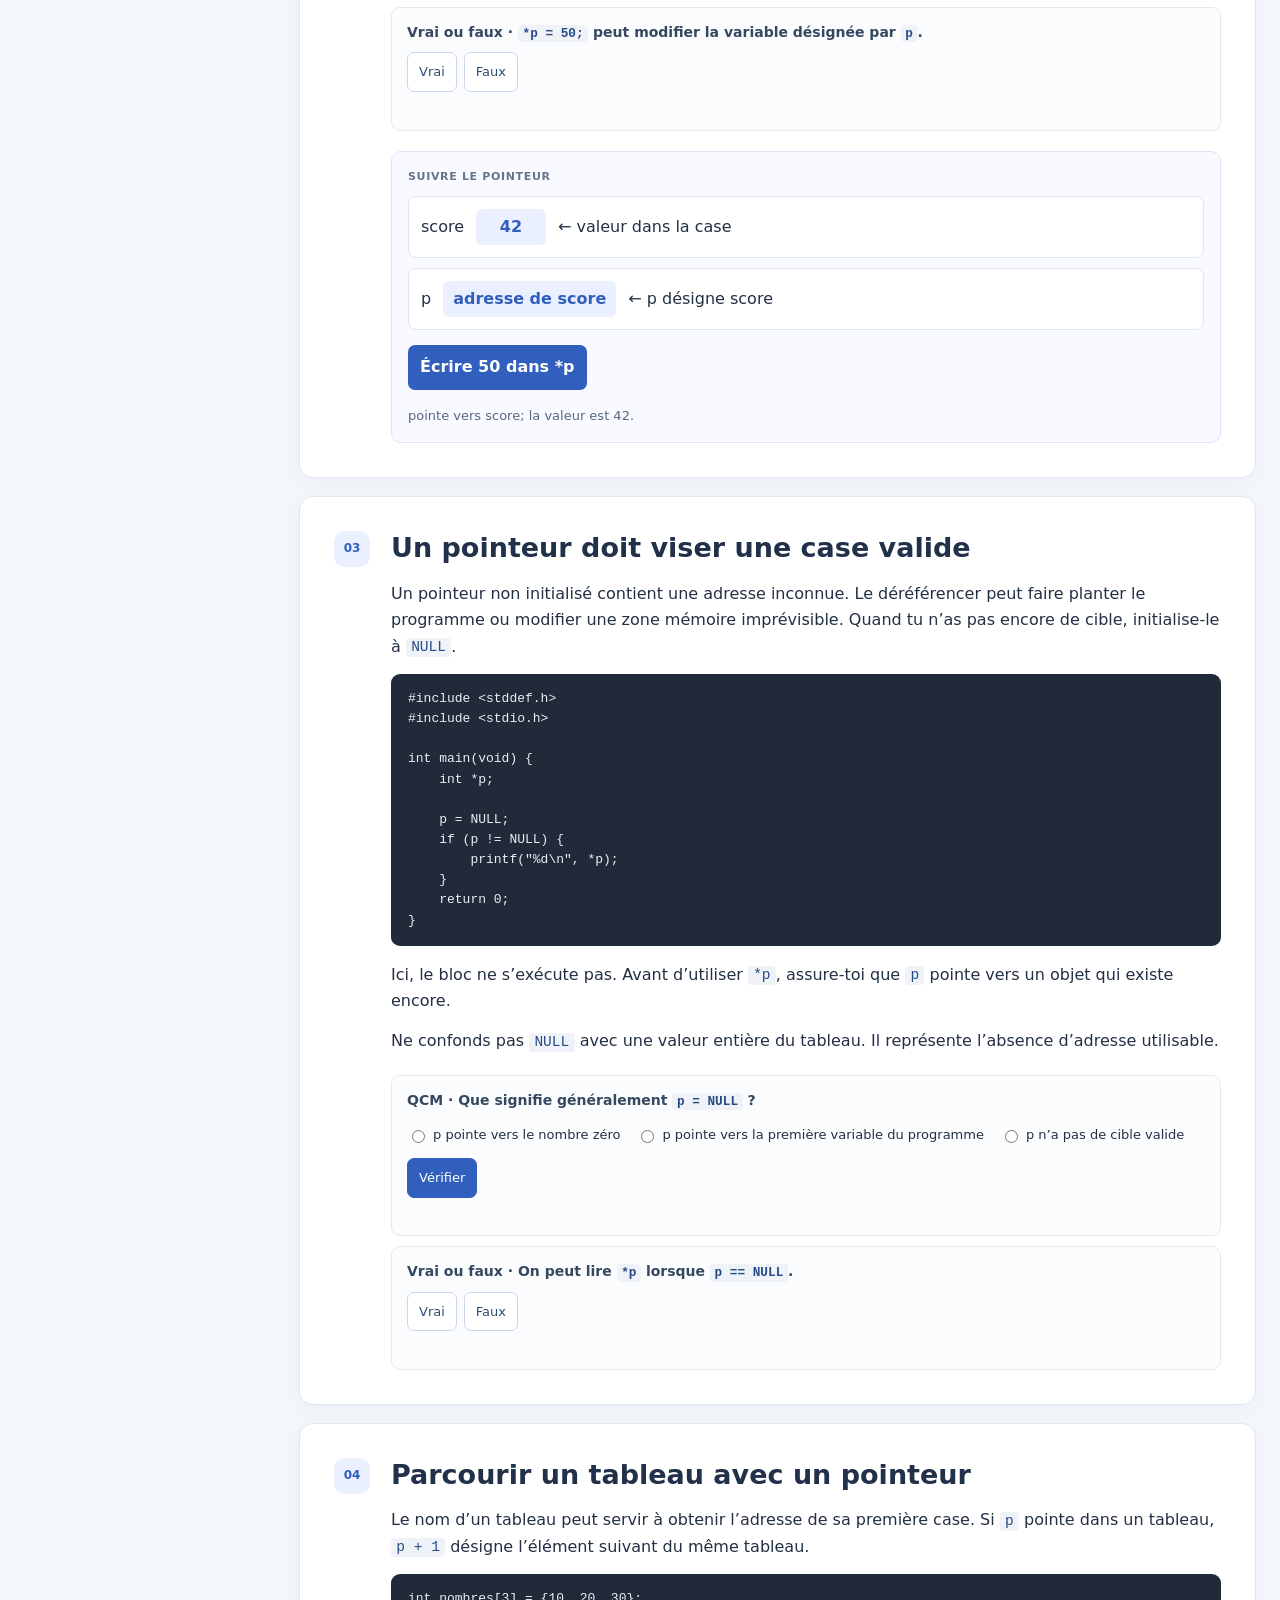
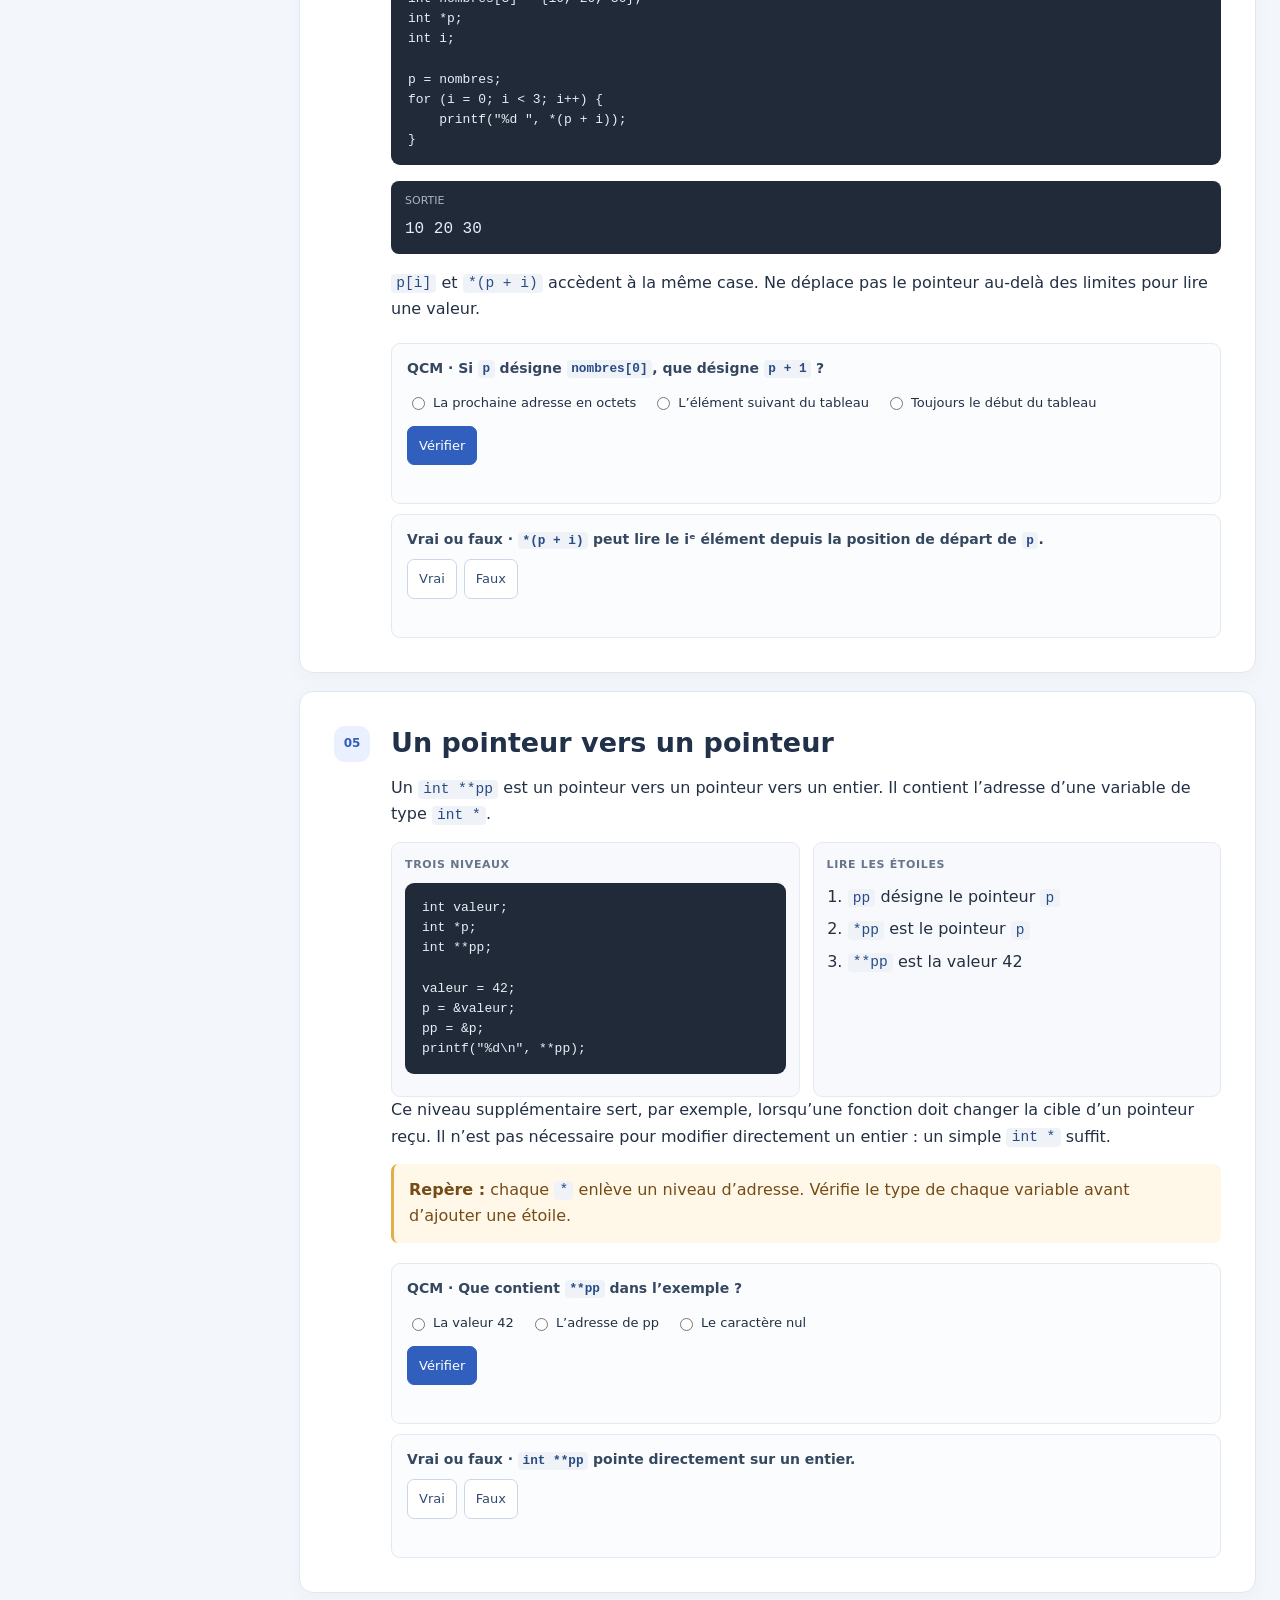
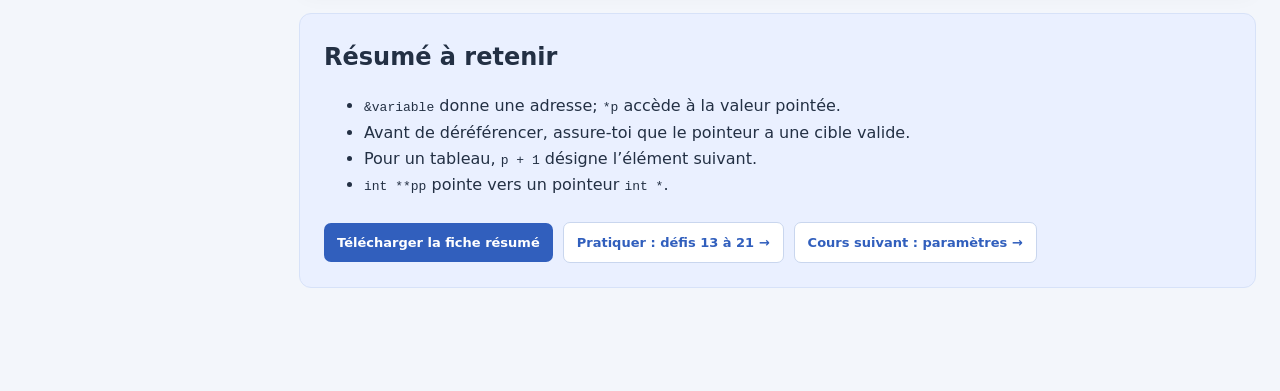
<file: cours-pointeurs-c.html>
<!doctype html>
<html lang="fr">
<head>
  <meta charset="utf-8">
  <meta name="viewport" content="width=device-width, initial-scale=1">
  <meta name="description" content="Cours détaillé pour comprendre les pointeurs et les pointeurs vers des pointeurs en C.">
  <title>Les pointeurs en C : cours détaillé</title>
  <link rel="stylesheet" href="styles.css">
  <script src="cours-structures-c.js" defer></script>
</head>
<body class="course-page">
<header class="site-header"><a class="site-name" href="index.html">Atelier de programmation</a><a class="course-challenges-link" href="defis-pointeurs-c.html">Voir les défis associés →</a></header>
<div class="course-layout"><aside class="course-sidebar"><p class="eyebrow">Cours 3 sur 4</p><h2>Sommaire</h2><nav aria-label="Sommaire du cours"><a href="#depart">Départ</a><a href="#adresse">Adresse et valeur</a><a href="#securite">Initialiser et vérifier</a><a href="#arithmetique">Pointeurs et tableaux</a><a href="#double">Pointeur vers pointeur</a><a href="#resume">Résumé et pratique</a></nav></aside>
<main class="course-main">
<section class="course-hero"><p class="eyebrow">C • pointeurs</p><h1>Comprendre les pointeurs</h1><p>Un pointeur est une variable qui stocke une adresse. Nous allons apprendre à lire cette adresse, à accéder à la valeur qui s’y trouve, puis à comprendre les pointeurs vers pointeurs.</p><div class="hero-chips"><span>Adresse mémoire</span><span>* et &amp;</span><span>int **</span></div></section>
<div class="course-path"><a href="cours-chaines-c.html">← Cours précédent : chaînes</a><a href="cours-passage-parametres-c.html">Cours suivant : fonctions →</a></div>
<section class="course-card" id="depart"><div class="section-number">01</div><div class="section-content"><h2>Une adresse indique où se trouve une valeur</h2><p>Chaque variable occupe une place en mémoire. Un pointeur contient l’adresse de cette place. L’opérateur <code>&amp;</code> demande l’adresse d’une variable. L’opérateur <code>*</code>, lorsqu’il est utilisé sur un pointeur valide, accède à la valeur située à cette adresse.</p><div class="analogy"><span class="analogy-icon" aria-hidden="true">🏠</span><p><strong>Image mentale :</strong> la variable est une maison, son adresse est le pointeur, et <code>*p</code> signifie « entre dans la maison indiquée par p pour lire ou modifier ce qu’elle contient ».</p></div></div></section>
<section class="course-card" id="adresse"><div class="section-number">02</div><div class="section-content"><h2>Déclarer un pointeur et le déréférencer</h2><p>Le type du pointeur indique le type de valeur qu’il peut désigner. <code>int *p</code> signifie que <code>p</code> est un pointeur vers un entier.</p><div class="syntax-example"><div><span class="example-label">Syntaxe et exemple</span><pre><code>int score;
int *p;

score = 42;
p = &amp;score;
printf("Valeur : %d\n", *p);
*p = 50;
printf("Nouveau score : %d\n", score);</code></pre></div><div><span class="example-label">À chaque expression</span><ol><li><code>p = &amp;score</code> range l’adresse de <code>score</code> dans <code>p</code></li><li><code>*p</code> lit ou modifie la valeur de <code>score</code></li><li>Après l’affectation, <code>score</code> vaut 50</li></ol></div></div><div class="terminal-example"><span>Sortie</span><code>Valeur : 42<br>Nouveau score : 50</code></div><p class="warning-note"><strong>Attention au contexte :</strong> dans <code>int *p</code>, l’astérisque fait partie de la déclaration. Dans <code>*p = 50</code>, il signifie « valeur pointée ».</p><div class="knowledge-check"><div class="quick-question" data-answer="a" data-explanation="&amp;score donne l’adresse de la variable; cette adresse est rangée dans le pointeur p."><p class="question-title">QCM · Que fait <code>p = &amp;score</code> ?</p><label><input type="radio" name="q-ptr-1" value="a"> Range l’adresse de score dans p</label><label><input type="radio" name="q-ptr-1" value="b"> Copie 42 dans p comme un entier</label><label><input type="radio" name="q-ptr-1" value="c"> Affiche score</label><button class="validate-question" type="button">Vérifier</button><p class="quiz-feedback" aria-live="polite"></p></div><div class="quick-question" data-answer="vrai" data-explanation="Si p désigne score, écrire *p modifie la variable score elle-même."><p class="question-title">Vrai ou faux · <code>*p = 50;</code> peut modifier la variable désignée par <code>p</code>.</p><div class="true-false"><button type="button" data-choice="vrai">Vrai</button><button type="button" data-choice="faux">Faux</button></div><p class="quiz-feedback" aria-live="polite"></p></div></div><div class="pointer-interactive"><span class="example-label">Suivre le pointeur</span><p class="memory-equation"><span>score</span><strong id="pointer-demo-value">42</strong><span>← valeur dans la case</span></p><p class="memory-equation"><span>p</span><strong id="pointer-demo-target">adresse de score</strong><span>← p désigne score</span></p><button type="button" id="pointer-demo-next">Écrire 50 dans *p</button><p id="pointer-demo-status" class="demo-explanation" aria-live="polite">pointe vers score; la valeur est 42.</p></div></div></section>
<section class="course-card" id="securite"><div class="section-number">03</div><div class="section-content"><h2>Un pointeur doit viser une case valide</h2><p>Un pointeur non initialisé contient une adresse inconnue. Le déréférencer peut faire planter le programme ou modifier une zone mémoire imprévisible. Quand tu n’as pas encore de cible, initialise-le à <code>NULL</code>.</p><pre><code>#include &lt;stddef.h&gt;
#include &lt;stdio.h&gt;

int main(void) {
    int *p;

    p = NULL;
    if (p != NULL) {
        printf("%d\n", *p);
    }
    return 0;
}</code></pre><p>Ici, le bloc ne s’exécute pas. Avant d’utiliser <code>*p</code>, assure-toi que <code>p</code> pointe vers un objet qui existe encore.</p><p>Ne confonds pas <code>NULL</code> avec une valeur entière du tableau. Il représente l’absence d’adresse utilisable.</p><div class="knowledge-check"><div class="quick-question" data-answer="c" data-explanation="NULL représente un pointeur qui ne désigne pas d’objet utilisable. On ne doit pas le déréférencer."><p class="question-title">QCM · Que signifie généralement <code>p = NULL</code> ?</p><label><input type="radio" name="q-ptr-2" value="a"> p pointe vers le nombre zéro</label><label><input type="radio" name="q-ptr-2" value="b"> p pointe vers la première variable du programme</label><label><input type="radio" name="q-ptr-2" value="c"> p n’a pas de cible valide</label><button class="validate-question" type="button">Vérifier</button><p class="quiz-feedback" aria-live="polite"></p></div><div class="quick-question" data-answer="faux" data-explanation="Déréférencer un pointeur NULL n’est pas valide. Il faut vérifier et donner une cible valide avant *p."><p class="question-title">Vrai ou faux · On peut lire <code>*p</code> lorsque <code>p == NULL</code>.</p><div class="true-false"><button type="button" data-choice="vrai">Vrai</button><button type="button" data-choice="faux">Faux</button></div><p class="quiz-feedback" aria-live="polite"></p></div></div></div></section>
<section class="course-card" id="arithmetique"><div class="section-number">04</div><div class="section-content"><h2>Parcourir un tableau avec un pointeur</h2><p>Le nom d’un tableau peut servir à obtenir l’adresse de sa première case. Si <code>p</code> pointe dans un tableau, <code>p + 1</code> désigne l’élément suivant du même tableau.</p><pre><code>int nombres[3] = {10, 20, 30};
int *p;
int i;

p = nombres;
for (i = 0; i &lt; 3; i++) {
    printf("%d ", *(p + i));
}</code></pre><div class="terminal-example"><span>Sortie</span><code>10 20 30</code></div><p><code>p[i]</code> et <code>*(p + i)</code> accèdent à la même case. Ne déplace pas le pointeur au-delà des limites pour lire une valeur.</p><div class="knowledge-check"><div class="quick-question" data-answer="b" data-explanation="Quand p désigne nombres[0], p + 1 désigne nombres[1]. L’arithmétique tient compte de la taille du type pointé."><p class="question-title">QCM · Si <code>p</code> désigne <code>nombres[0]</code>, que désigne <code>p + 1</code> ?</p><label><input type="radio" name="q-ptr-3" value="a"> La prochaine adresse en octets</label><label><input type="radio" name="q-ptr-3" value="b"> L’élément suivant du tableau</label><label><input type="radio" name="q-ptr-3" value="c"> Toujours le début du tableau</label><button class="validate-question" type="button">Vérifier</button><p class="quiz-feedback" aria-live="polite"></p></div><div class="quick-question" data-answer="vrai" data-explanation="Pour un pointeur dans un tableau, *(p + i) accède à l’élément d’indice i depuis cette position."><p class="question-title">Vrai ou faux · <code>*(p + i)</code> peut lire le iᵉ élément depuis la position de départ de <code>p</code>.</p><div class="true-false"><button type="button" data-choice="vrai">Vrai</button><button type="button" data-choice="faux">Faux</button></div><p class="quiz-feedback" aria-live="polite"></p></div></div></div></section>
<section class="course-card" id="double"><div class="section-number">05</div><div class="section-content"><h2>Un pointeur vers un pointeur</h2><p>Un <code>int **pp</code> est un pointeur vers un pointeur vers un entier. Il contient l’adresse d’une variable de type <code>int *</code>.</p><div class="syntax-example"><div><span class="example-label">Trois niveaux</span><pre><code>int valeur;
int *p;
int **pp;

valeur = 42;
p = &amp;valeur;
pp = &amp;p;
printf("%d\n", **pp);</code></pre></div><div><span class="example-label">Lire les étoiles</span><ol><li><code>pp</code> désigne le pointeur <code>p</code></li><li><code>*pp</code> est le pointeur <code>p</code></li><li><code>**pp</code> est la valeur 42</li></ol></div></div><p>Ce niveau supplémentaire sert, par exemple, lorsqu’une fonction doit changer la cible d’un pointeur reçu. Il n’est pas nécessaire pour modifier directement un entier : un simple <code>int *</code> suffit.</p><p class="warning-note"><strong>Repère :</strong> chaque <code>*</code> enlève un niveau d’adresse. Vérifie le type de chaque variable avant d’ajouter une étoile.</p><div class="knowledge-check"><div class="quick-question" data-answer="a" data-explanation="pp pointe vers p, et p pointe vers valeur. Deux déréférencements permettent d’atteindre valeur."><p class="question-title">QCM · Que contient <code>**pp</code> dans l’exemple ?</p><label><input type="radio" name="q-ptr-4" value="a"> La valeur 42</label><label><input type="radio" name="q-ptr-4" value="b"> L’adresse de pp</label><label><input type="radio" name="q-ptr-4" value="c"> Le caractère nul</label><button class="validate-question" type="button">Vérifier</button><p class="quiz-feedback" aria-live="polite"></p></div><div class="quick-question" data-answer="faux" data-explanation="int **pp contient l’adresse d’un pointeur int *, et non directement l’adresse de l’entier."><p class="question-title">Vrai ou faux · <code>int **pp</code> pointe directement sur un entier.</p><div class="true-false"><button type="button" data-choice="vrai">Vrai</button><button type="button" data-choice="faux">Faux</button></div><p class="quiz-feedback" aria-live="polite"></p></div></div></div></section>
<section class="course-finish" id="resume"><h2>Résumé à retenir</h2><ul><li><code>&amp;variable</code> donne une adresse; <code>*p</code> accède à la valeur pointée.</li><li>Avant de déréférencer, assure-toi que le pointeur a une cible valide.</li><li>Pour un tableau, <code>p + 1</code> désigne l’élément suivant.</li><li><code>int **pp</code> pointe vers un pointeur <code>int *</code>.</li></ul><a class="next-course-link" href="resume-pointeurs-c.md" download>Télécharger la fiche résumé</a><a class="next-course-link secondary-link" href="defis-pointeurs-c.html#defi-13">Pratiquer : défis 13 à 21 →</a><a class="next-course-link secondary-link" href="cours-passage-parametres-c.html">Cours suivant : paramètres →</a></section>
</main></div></body></html>
</file>
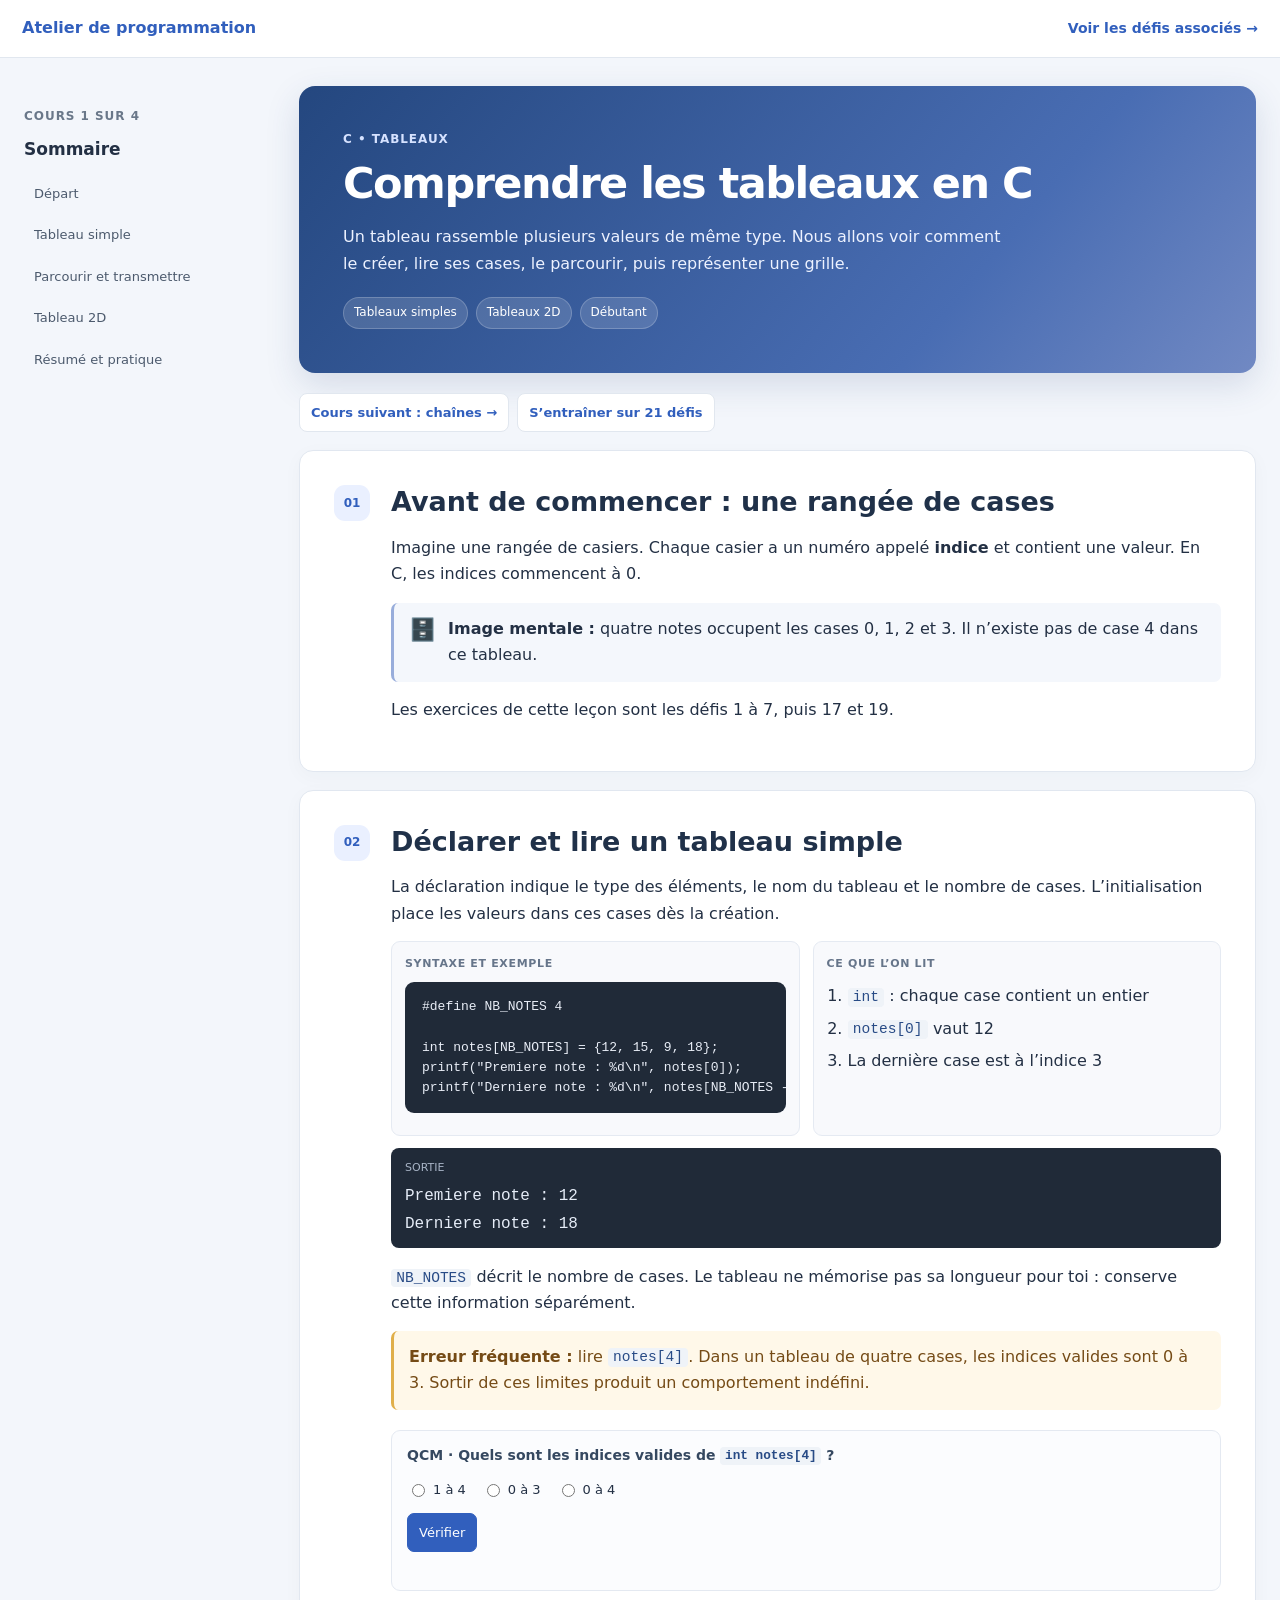
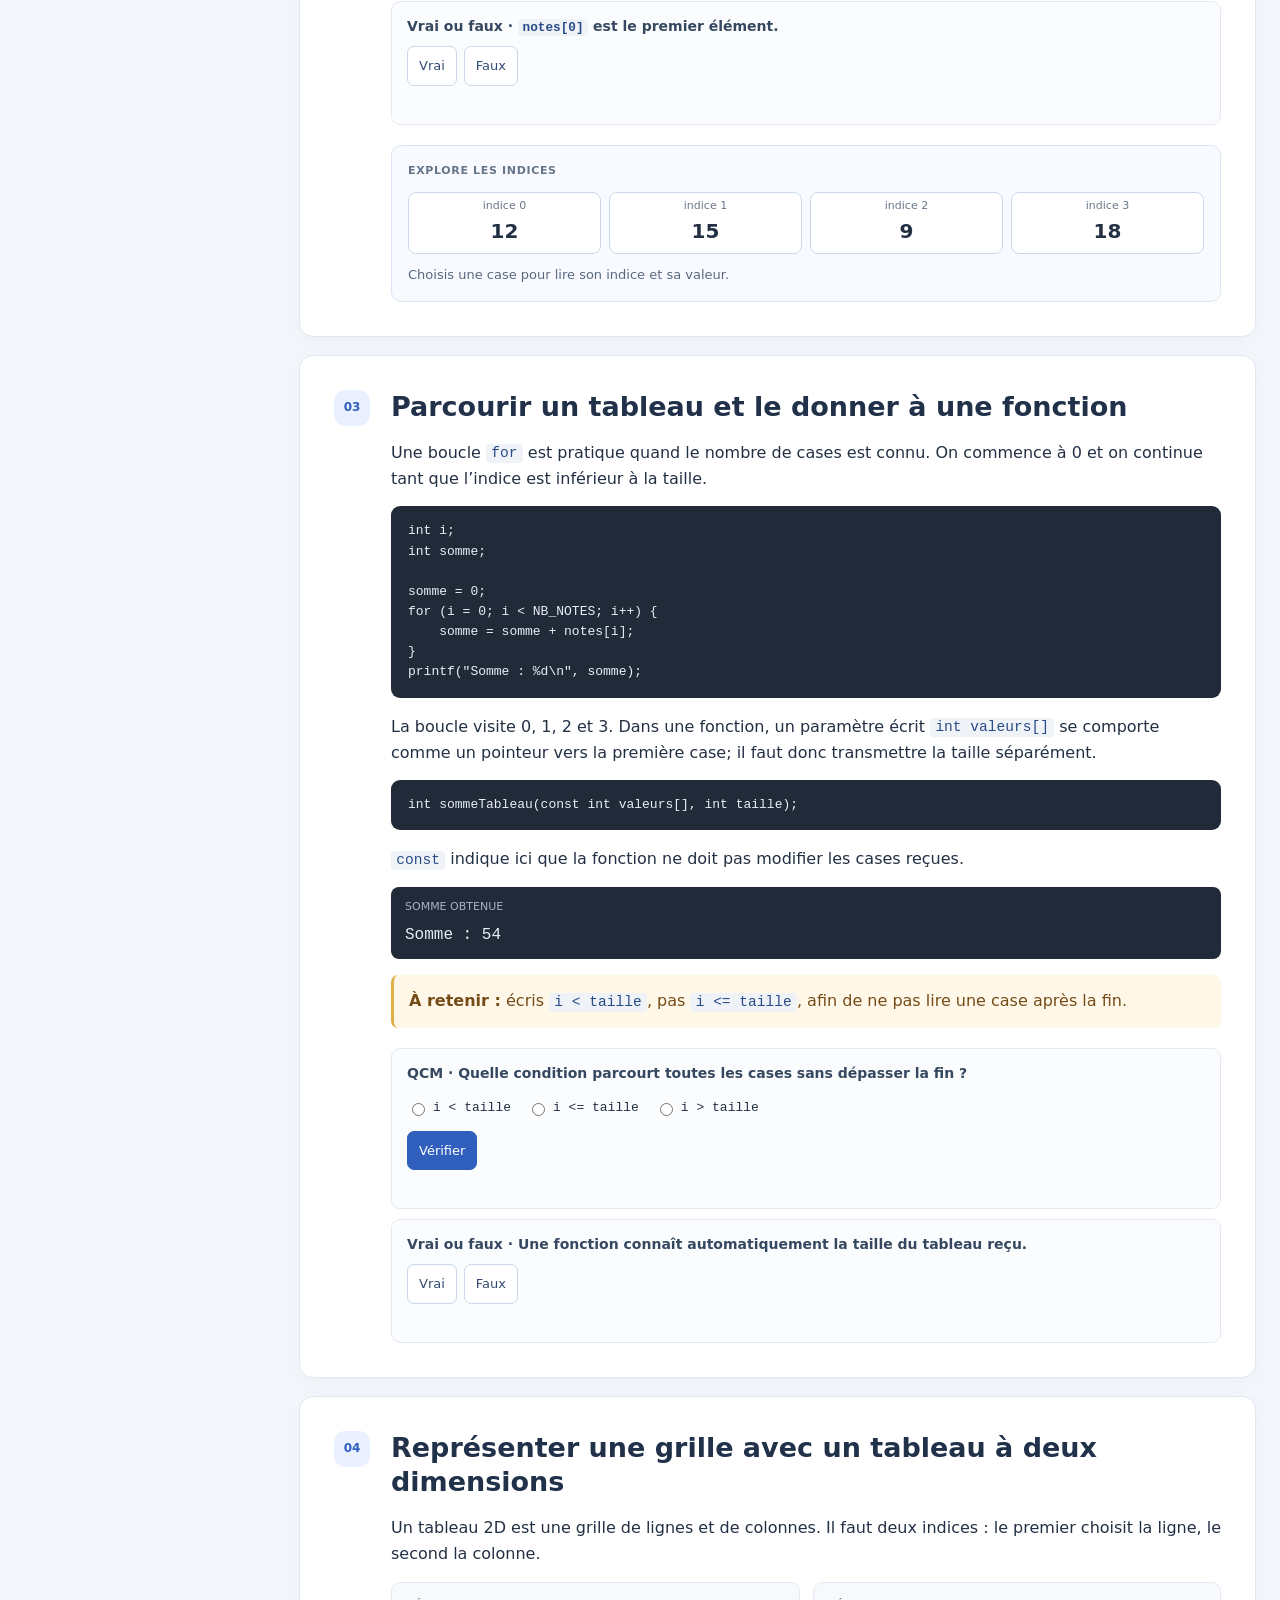
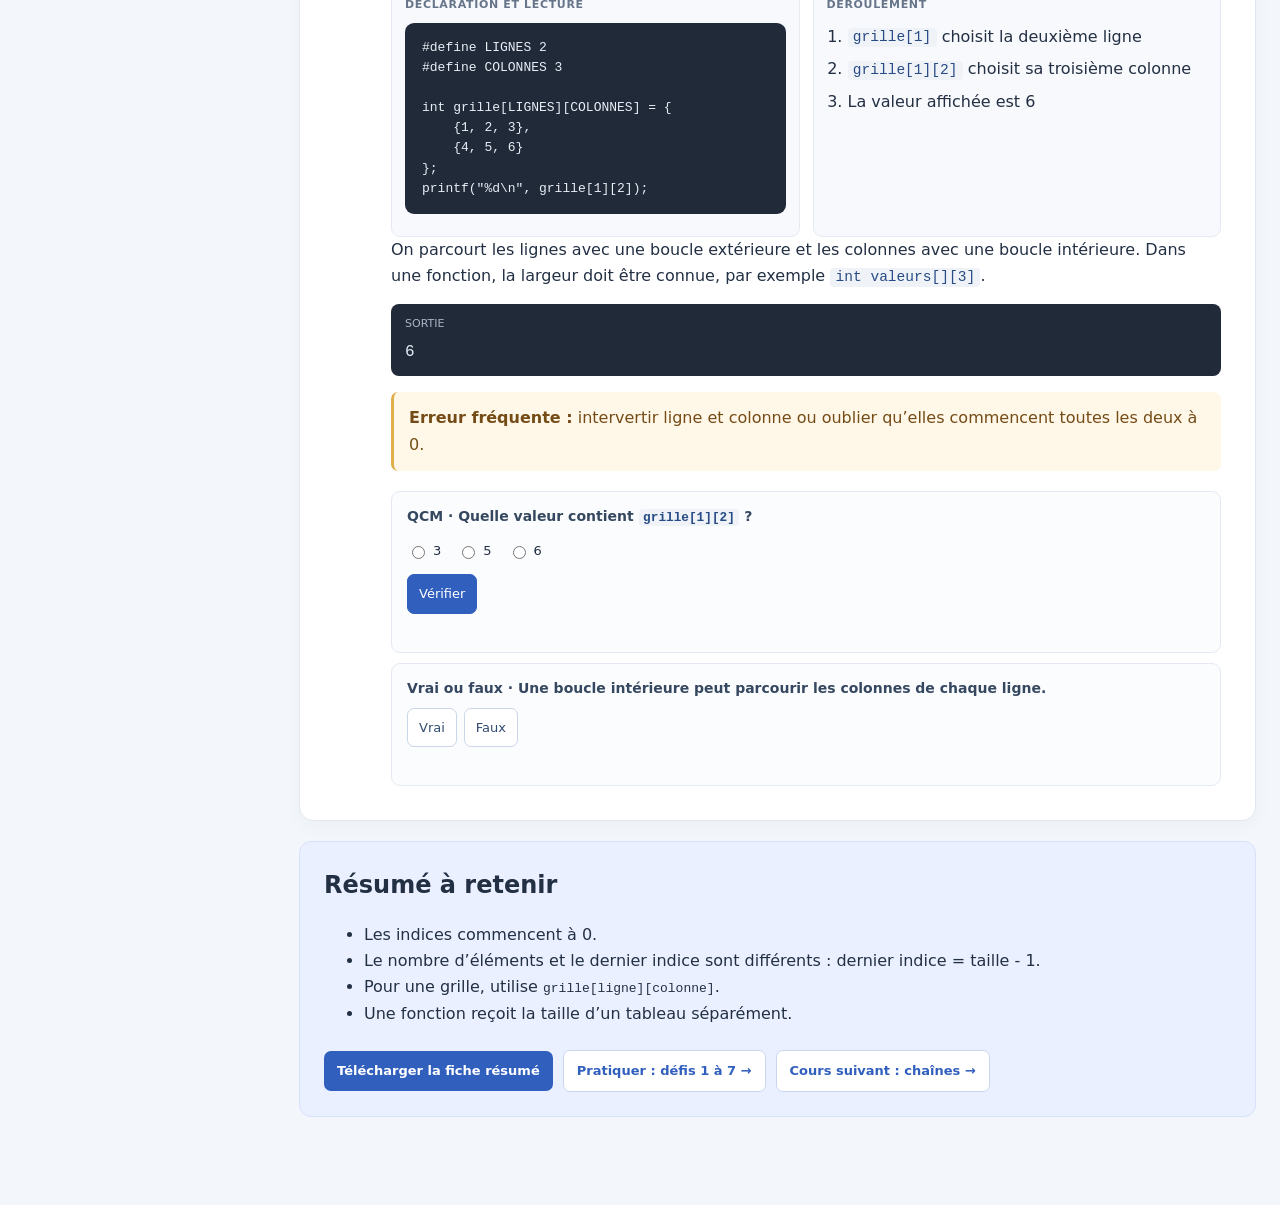
<file: cours-tableaux-c.html>
<!doctype html>
<html lang="fr">
<head>
  <meta charset="utf-8">
  <meta name="viewport" content="width=device-width, initial-scale=1">
  <meta name="description" content="Cours progressif sur les tableaux simples et les tableaux à deux dimensions en C, avec exemples et quiz.">
  <title>Les tableaux en C : cours détaillé</title>
  <link rel="stylesheet" href="styles.css">
  <script src="cours-structures-c.js" defer></script>
</head>
<body class="course-page">
<header class="site-header"><a class="site-name" href="index.html">Atelier de programmation</a><a class="course-challenges-link" href="defis-pointeurs-c.html">Voir les défis associés →</a></header>
<div class="course-layout">
<aside class="course-sidebar"><p class="eyebrow">Cours 1 sur 4</p><h2>Sommaire</h2><nav aria-label="Sommaire du cours"><a href="#depart">Départ</a><a href="#simple">Tableau simple</a><a href="#parcourir">Parcourir et transmettre</a><a href="#deux-dimensions">Tableau 2D</a><a href="#resume">Résumé et pratique</a></nav></aside>
<main class="course-main">
<section class="course-hero"><p class="eyebrow">C • tableaux</p><h1>Comprendre les tableaux en C</h1><p>Un tableau rassemble plusieurs valeurs de même type. Nous allons voir comment le créer, lire ses cases, le parcourir, puis représenter une grille.</p><div class="hero-chips"><span>Tableaux simples</span><span>Tableaux 2D</span><span>Débutant</span></div></section>
<div class="course-path"><a href="cours-chaines-c.html">Cours suivant : chaînes →</a><a href="defis-pointeurs-c.html">S’entraîner sur 21 défis</a></div>
<section class="course-card" id="depart"><div class="section-number">01</div><div class="section-content"><h2>Avant de commencer : une rangée de cases</h2><p>Imagine une rangée de casiers. Chaque casier a un numéro appelé <strong>indice</strong> et contient une valeur. En C, les indices commencent à 0.</p><div class="analogy"><span class="analogy-icon" aria-hidden="true">🗄️</span><p><strong>Image mentale :</strong> quatre notes occupent les cases 0, 1, 2 et 3. Il n’existe pas de case 4 dans ce tableau.</p></div><p>Les exercices de cette leçon sont les défis 1 à 7, puis 17 et 19.</p></div></section>
<section class="course-card" id="simple"><div class="section-number">02</div><div class="section-content"><h2>Déclarer et lire un tableau simple</h2><p>La déclaration indique le type des éléments, le nom du tableau et le nombre de cases. L’initialisation place les valeurs dans ces cases dès la création.</p><div class="syntax-example"><div><span class="example-label">Syntaxe et exemple</span><pre><code>#define NB_NOTES 4

int notes[NB_NOTES] = {12, 15, 9, 18};
printf("Premiere note : %d\n", notes[0]);
printf("Derniere note : %d\n", notes[NB_NOTES - 1]);</code></pre></div><div><span class="example-label">Ce que l’on lit</span><ol><li><code>int</code> : chaque case contient un entier</li><li><code>notes[0]</code> vaut 12</li><li>La dernière case est à l’indice 3</li></ol></div></div><div class="terminal-example"><span>Sortie</span><code>Premiere note : 12<br>Derniere note : 18</code></div><p><code>NB_NOTES</code> décrit le nombre de cases. Le tableau ne mémorise pas sa longueur pour toi : conserve cette information séparément.</p><p class="warning-note"><strong>Erreur fréquente :</strong> lire <code>notes[4]</code>. Dans un tableau de quatre cases, les indices valides sont 0 à 3. Sortir de ces limites produit un comportement indéfini.</p><div class="knowledge-check"><div class="quick-question" data-answer="b" data-explanation="Un tableau de quatre éléments possède les indices 0, 1, 2 et 3."><p class="question-title">QCM · Quels sont les indices valides de <code>int notes[4]</code> ?</p><label><input type="radio" name="q-tab-1" value="a"> 1 à 4</label><label><input type="radio" name="q-tab-1" value="b"> 0 à 3</label><label><input type="radio" name="q-tab-1" value="c"> 0 à 4</label><button class="validate-question" type="button">Vérifier</button><p class="quiz-feedback" aria-live="polite"></p></div><div class="quick-question" data-answer="vrai" data-explanation="L’indice 0 désigne la première case du tableau."><p class="question-title">Vrai ou faux · <code>notes[0]</code> est le premier élément.</p><div class="true-false"><button type="button" data-choice="vrai">Vrai</button><button type="button" data-choice="faux">Faux</button></div><p class="quiz-feedback" aria-live="polite"></p></div></div><div class="array-interactive"><span class="example-label">Explore les indices</span><div id="array-map" class="array-map" aria-label="Tableau interactif de quatre cases"><button type="button" data-array-cell="0" aria-pressed="false"><small>indice 0</small><strong>12</strong></button><button type="button" data-array-cell="1" aria-pressed="false"><small>indice 1</small><strong>15</strong></button><button type="button" data-array-cell="2" aria-pressed="false"><small>indice 2</small><strong>9</strong></button><button type="button" data-array-cell="3" aria-pressed="false"><small>indice 3</small><strong>18</strong></button></div><p id="array-map-status" class="demo-explanation" aria-live="polite">Choisis une case pour lire son indice et sa valeur.</p></div></div></section>
<section class="course-card" id="parcourir"><div class="section-number">03</div><div class="section-content"><h2>Parcourir un tableau et le donner à une fonction</h2><p>Une boucle <code>for</code> est pratique quand le nombre de cases est connu. On commence à 0 et on continue tant que l’indice est inférieur à la taille.</p><pre><code>int i;
int somme;

somme = 0;
for (i = 0; i &lt; NB_NOTES; i++) {
    somme = somme + notes[i];
}
printf("Somme : %d\n", somme);</code></pre><p>La boucle visite 0, 1, 2 et 3. Dans une fonction, un paramètre écrit <code>int valeurs[]</code> se comporte comme un pointeur vers la première case; il faut donc transmettre la taille séparément.</p><pre><code>int sommeTableau(const int valeurs[], int taille);</code></pre><p><code>const</code> indique ici que la fonction ne doit pas modifier les cases reçues.</p><div class="terminal-example"><span>Somme obtenue</span><code>Somme : 54</code></div><p class="warning-note"><strong>À retenir :</strong> écris <code>i &lt; taille</code>, pas <code>i &lt;= taille</code>, afin de ne pas lire une case après la fin.</p><div class="knowledge-check"><div class="quick-question" data-answer="a" data-explanation="Pour un tableau de taille 4, i vaut 0, 1, 2 puis 3. La condition i < 4 exclut correctement l’indice 4."><p class="question-title">QCM · Quelle condition parcourt toutes les cases sans dépasser la fin ?</p><label><input type="radio" name="q-tab-2" value="a"> <code>i &lt; taille</code></label><label><input type="radio" name="q-tab-2" value="b"> <code>i &lt;= taille</code></label><label><input type="radio" name="q-tab-2" value="c"> <code>i &gt; taille</code></label><button class="validate-question" type="button">Vérifier</button><p class="quiz-feedback" aria-live="polite"></p></div><div class="quick-question" data-answer="faux" data-explanation="En paramètre, un tableau ne transporte pas sa taille. Il faut transmettre un paramètre séparé pour celle-ci."><p class="question-title">Vrai ou faux · Une fonction connaît automatiquement la taille du tableau reçu.</p><div class="true-false"><button type="button" data-choice="vrai">Vrai</button><button type="button" data-choice="faux">Faux</button></div><p class="quiz-feedback" aria-live="polite"></p></div></div></div></section>
<section class="course-card" id="deux-dimensions"><div class="section-number">04</div><div class="section-content"><h2>Représenter une grille avec un tableau à deux dimensions</h2><p>Un tableau 2D est une grille de lignes et de colonnes. Il faut deux indices : le premier choisit la ligne, le second la colonne.</p><div class="syntax-example"><div><span class="example-label">Déclaration et lecture</span><pre><code>#define LIGNES 2
#define COLONNES 3

int grille[LIGNES][COLONNES] = {
    {1, 2, 3},
    {4, 5, 6}
};
printf("%d\n", grille[1][2]);</code></pre></div><div><span class="example-label">Déroulement</span><ol><li><code>grille[1]</code> choisit la deuxième ligne</li><li><code>grille[1][2]</code> choisit sa troisième colonne</li><li>La valeur affichée est 6</li></ol></div></div><p>On parcourt les lignes avec une boucle extérieure et les colonnes avec une boucle intérieure. Dans une fonction, la largeur doit être connue, par exemple <code>int valeurs[][3]</code>.</p><div class="terminal-example"><span>Sortie</span><code>6</code></div><p class="warning-note"><strong>Erreur fréquente :</strong> intervertir ligne et colonne ou oublier qu’elles commencent toutes les deux à 0.</p><div class="knowledge-check"><div class="quick-question" data-answer="c" data-explanation="La ligne d’indice 1 est {4, 5, 6}; l’élément d’indice 2 vaut donc 6."><p class="question-title">QCM · Quelle valeur contient <code>grille[1][2]</code> ?</p><label><input type="radio" name="q-tab-3" value="a"> 3</label><label><input type="radio" name="q-tab-3" value="b"> 5</label><label><input type="radio" name="q-tab-3" value="c"> 6</label><button class="validate-question" type="button">Vérifier</button><p class="quiz-feedback" aria-live="polite"></p></div><div class="quick-question" data-answer="vrai" data-explanation="La boucle extérieure sélectionne une ligne et la boucle intérieure visite chaque colonne de cette ligne."><p class="question-title">Vrai ou faux · Une boucle intérieure peut parcourir les colonnes de chaque ligne.</p><div class="true-false"><button type="button" data-choice="vrai">Vrai</button><button type="button" data-choice="faux">Faux</button></div><p class="quiz-feedback" aria-live="polite"></p></div></div></div></section>
<section class="course-finish" id="resume"><h2>Résumé à retenir</h2><ul><li>Les indices commencent à 0.</li><li>Le nombre d’éléments et le dernier indice sont différents : dernier indice = taille - 1.</li><li>Pour une grille, utilise <code>grille[ligne][colonne]</code>.</li><li>Une fonction reçoit la taille d’un tableau séparément.</li></ul><a class="next-course-link" href="resume-tableaux-c.md" download>Télécharger la fiche résumé</a><a class="next-course-link secondary-link" href="defis-pointeurs-c.html#defi-01">Pratiquer : défis 1 à 7 →</a><a class="next-course-link secondary-link" href="cours-chaines-c.html">Cours suivant : chaînes →</a></section>
</main></div></body></html>
</file>
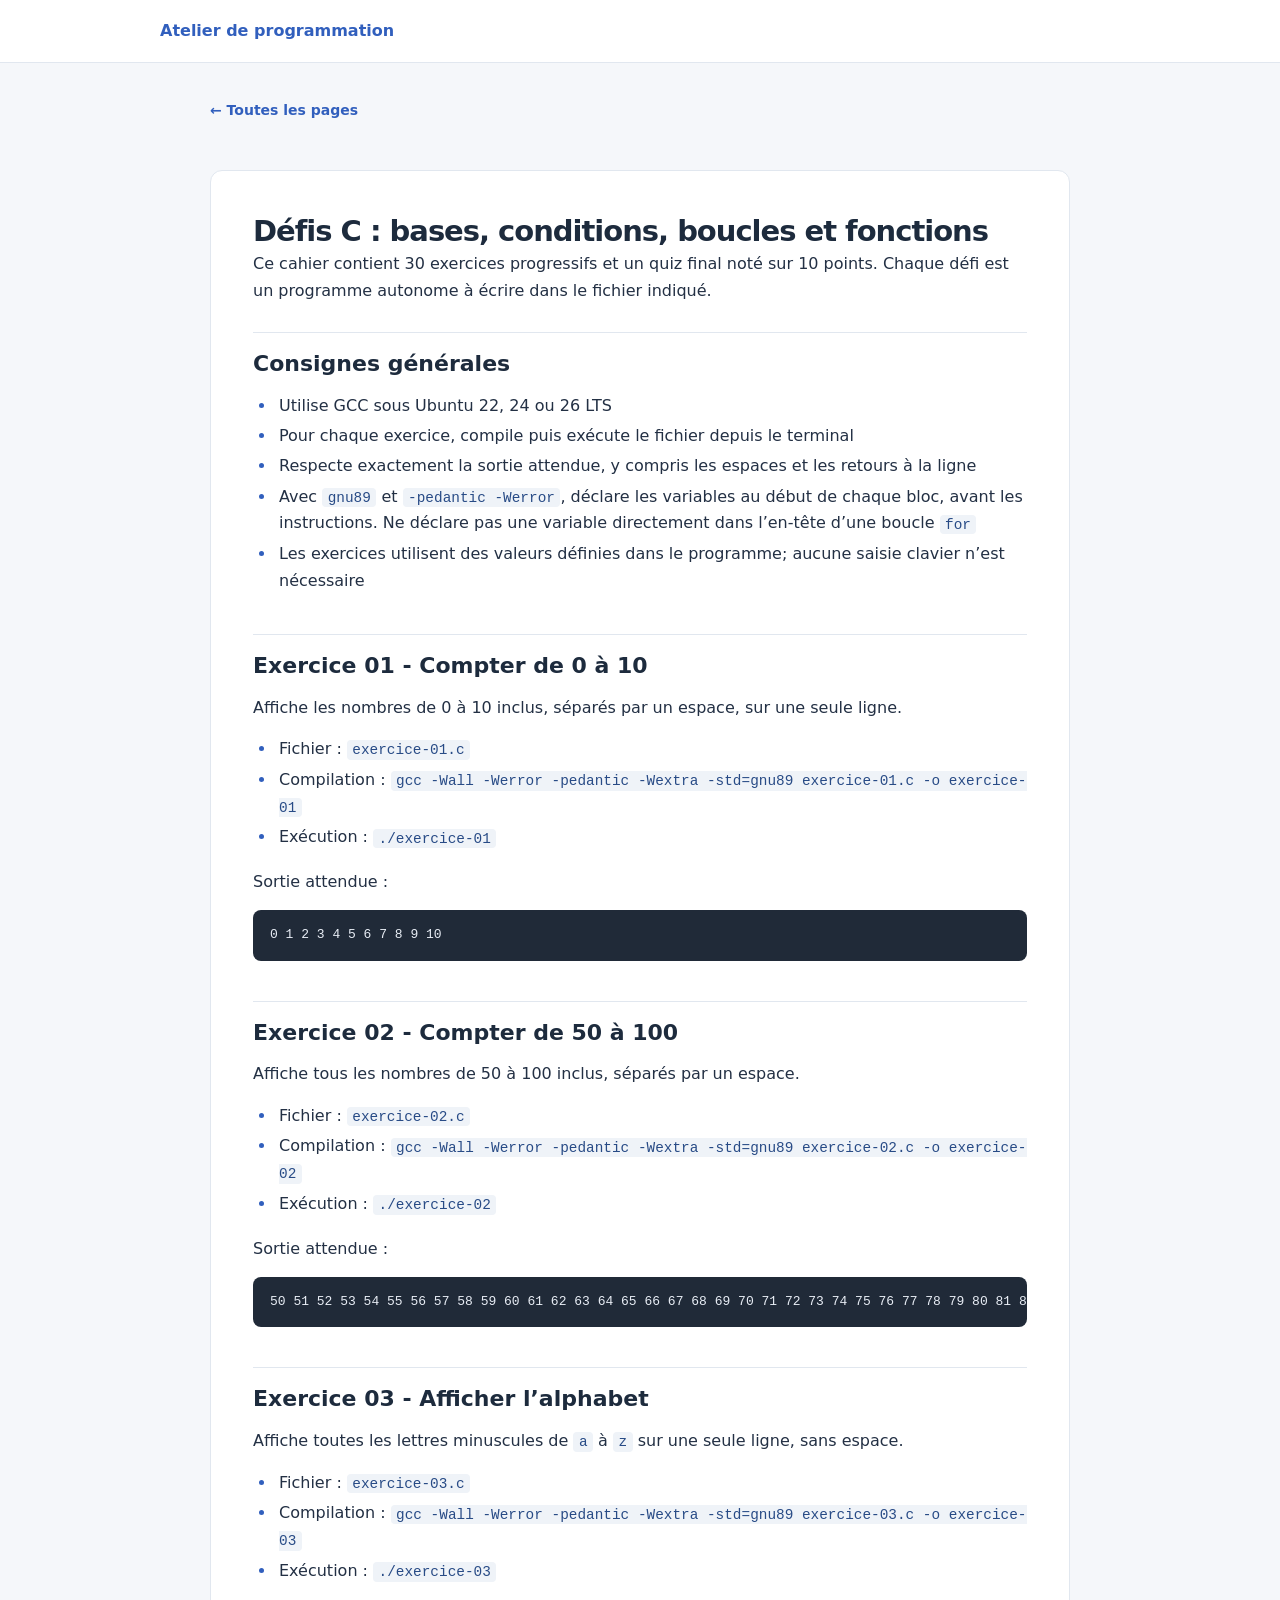
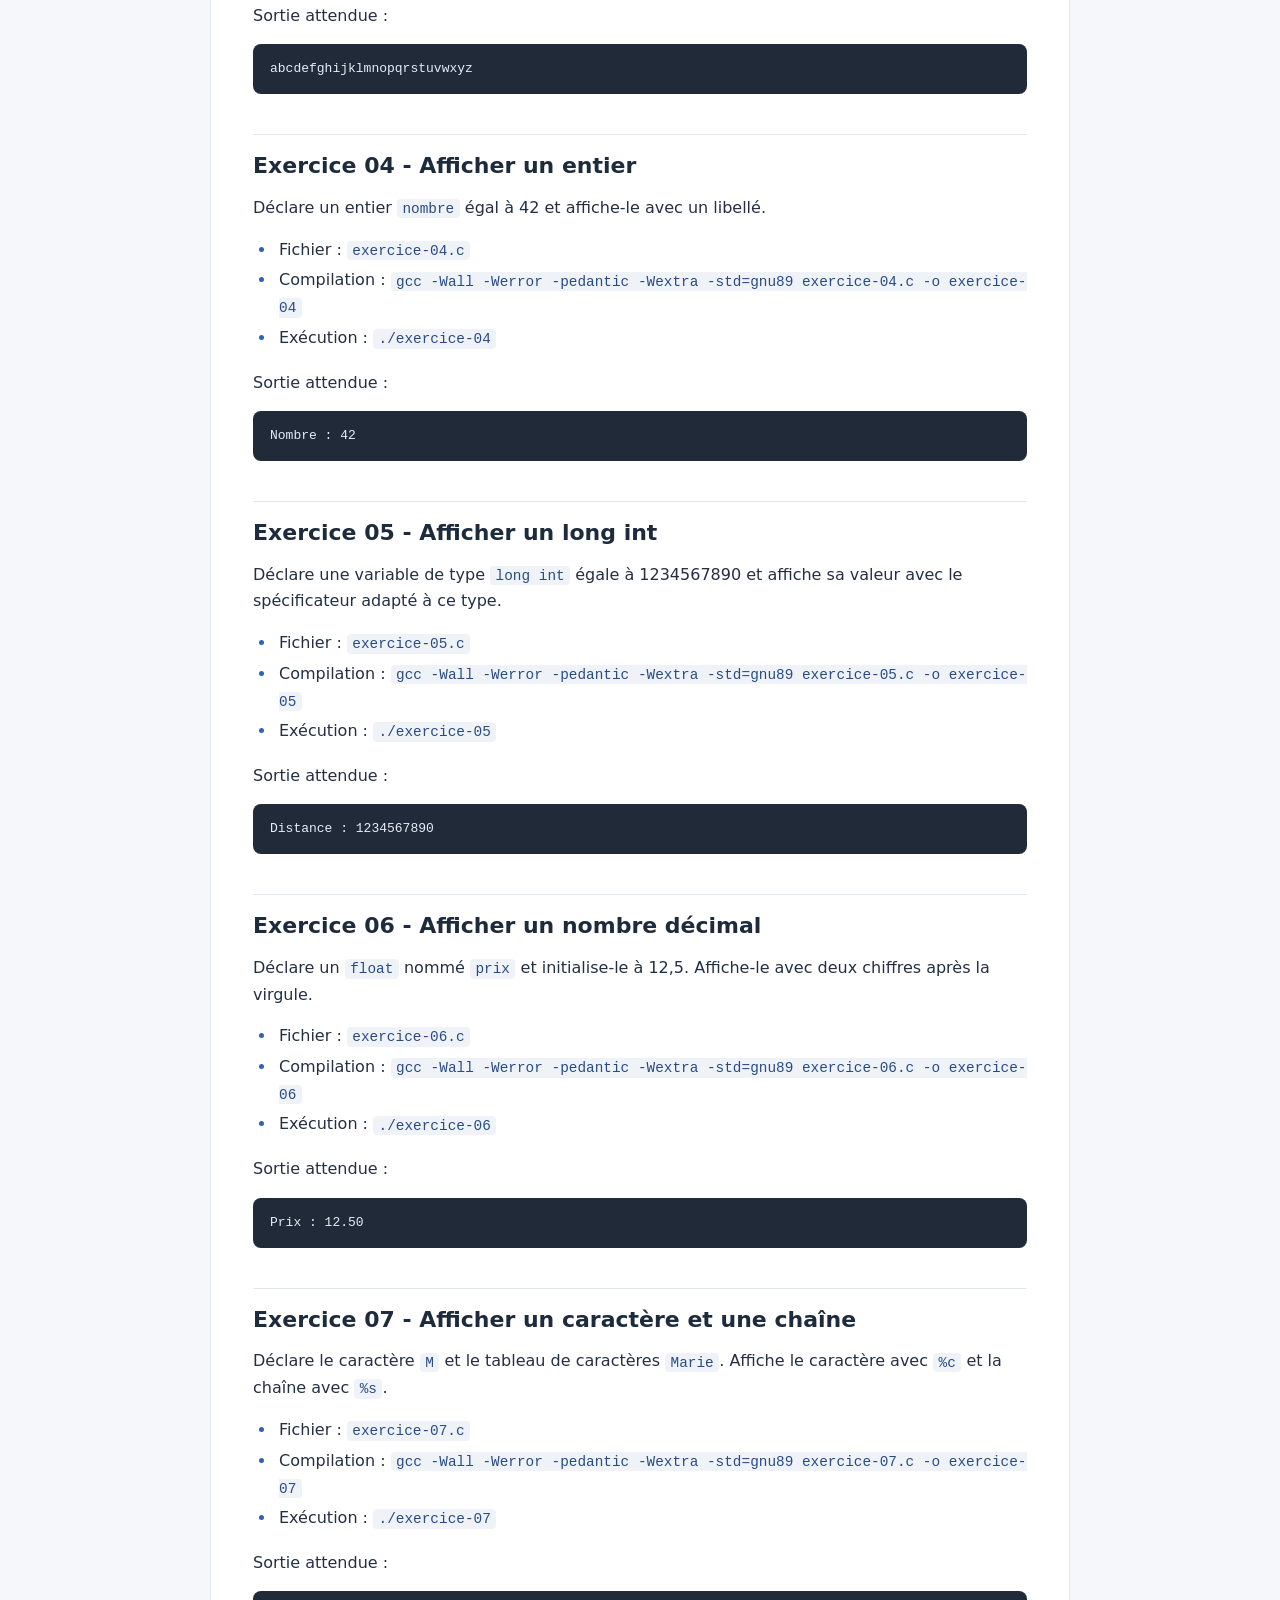
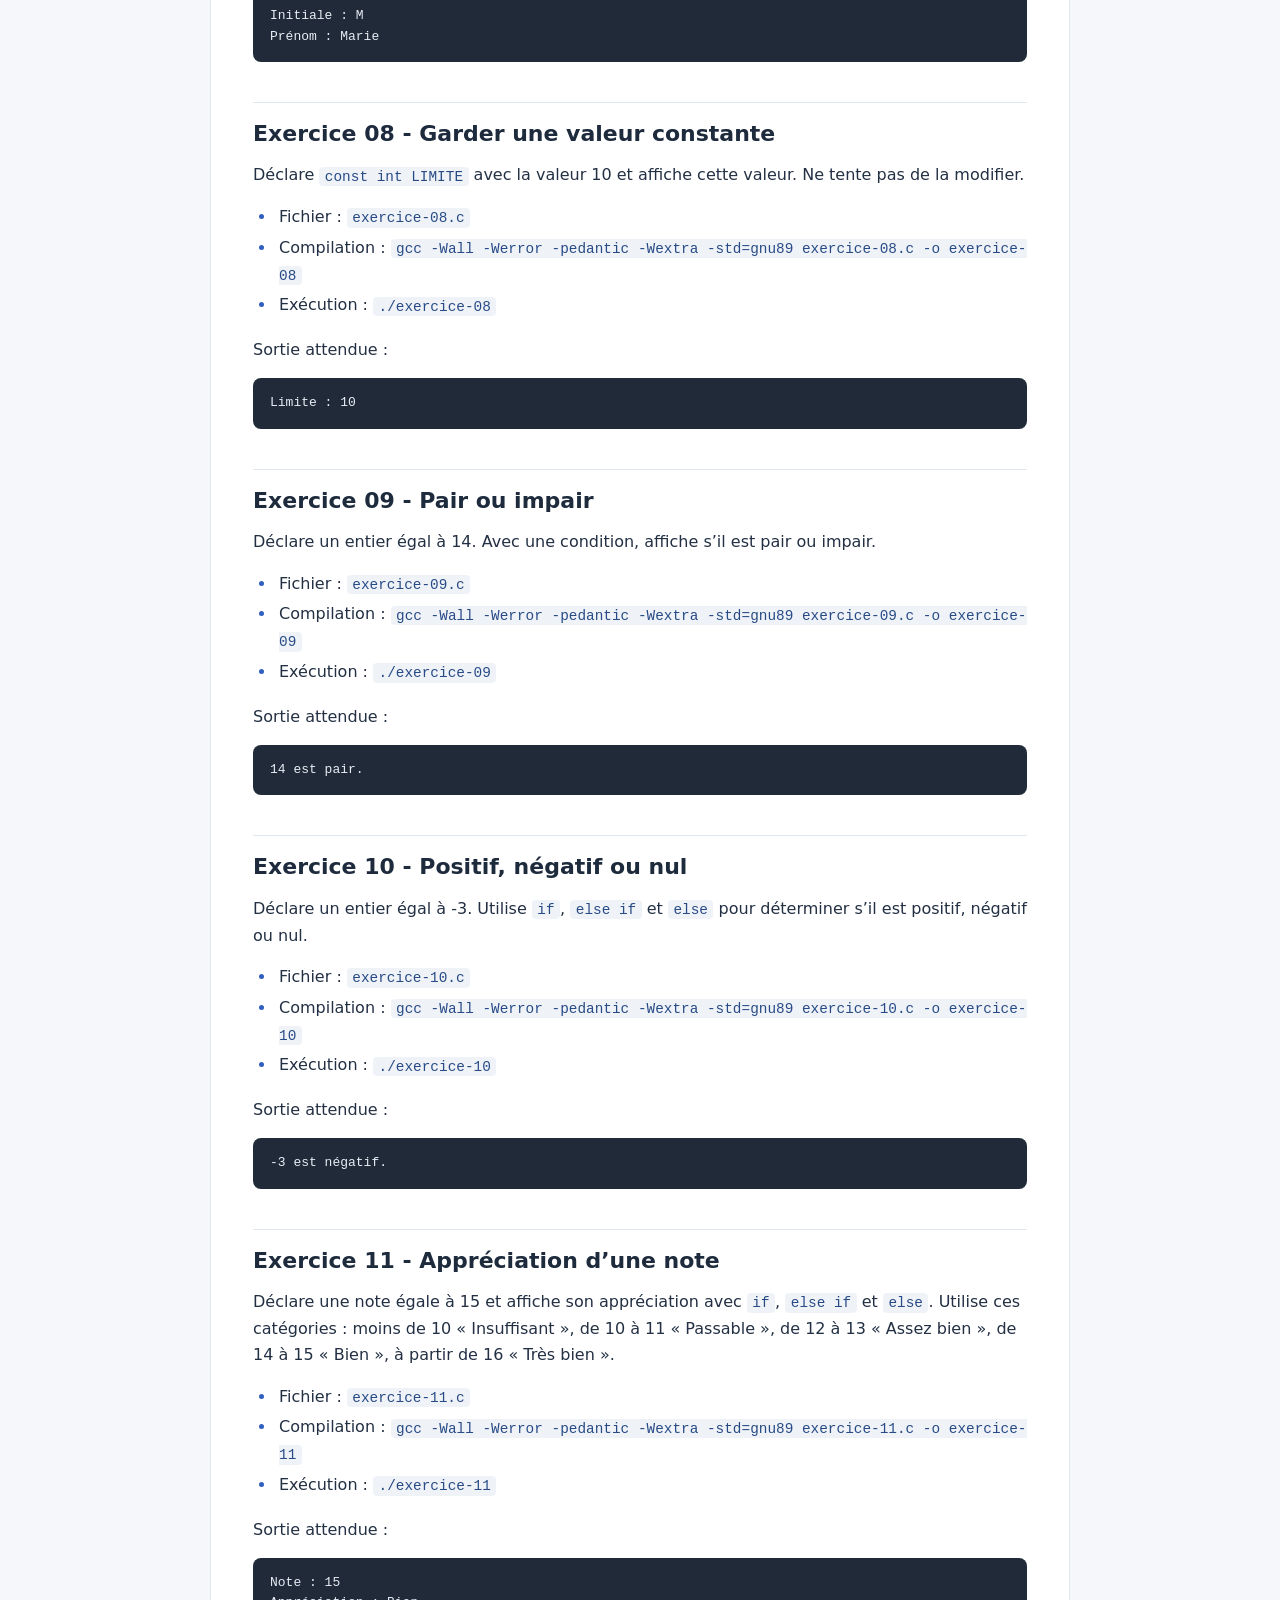
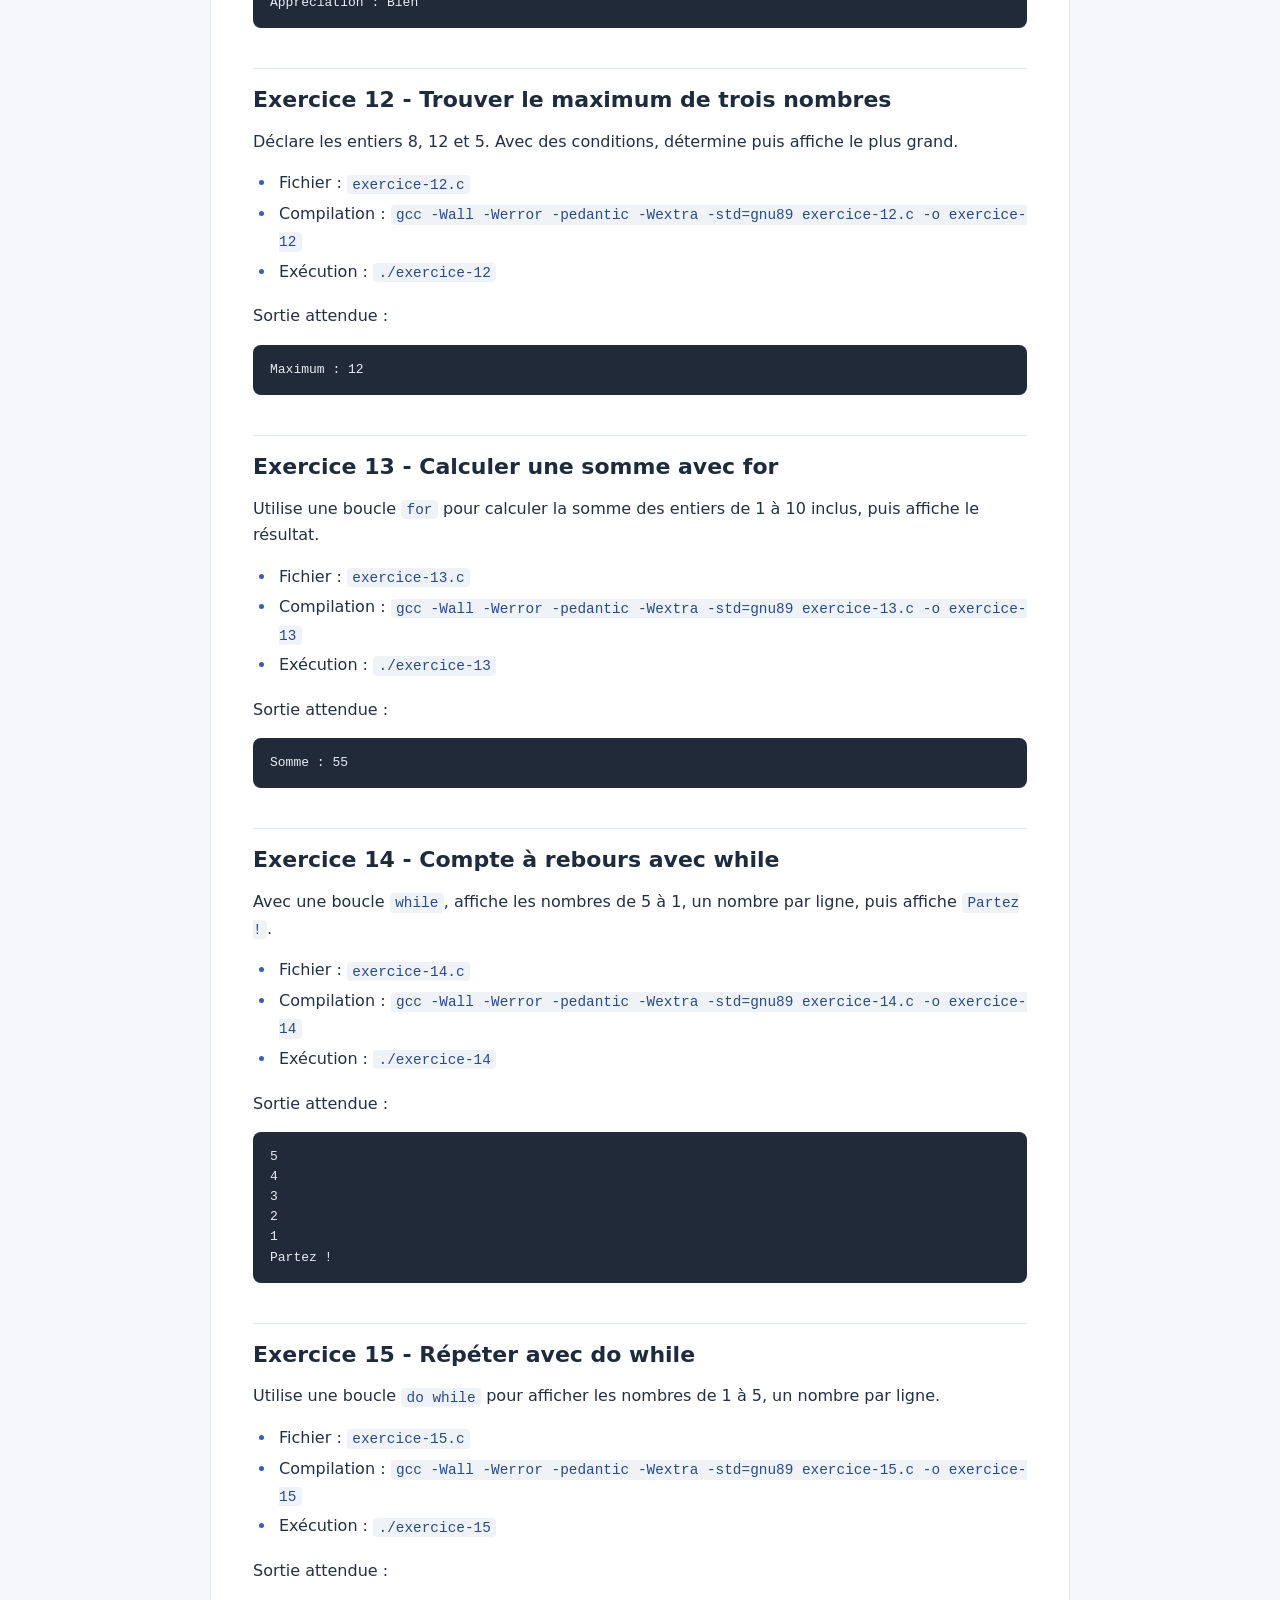
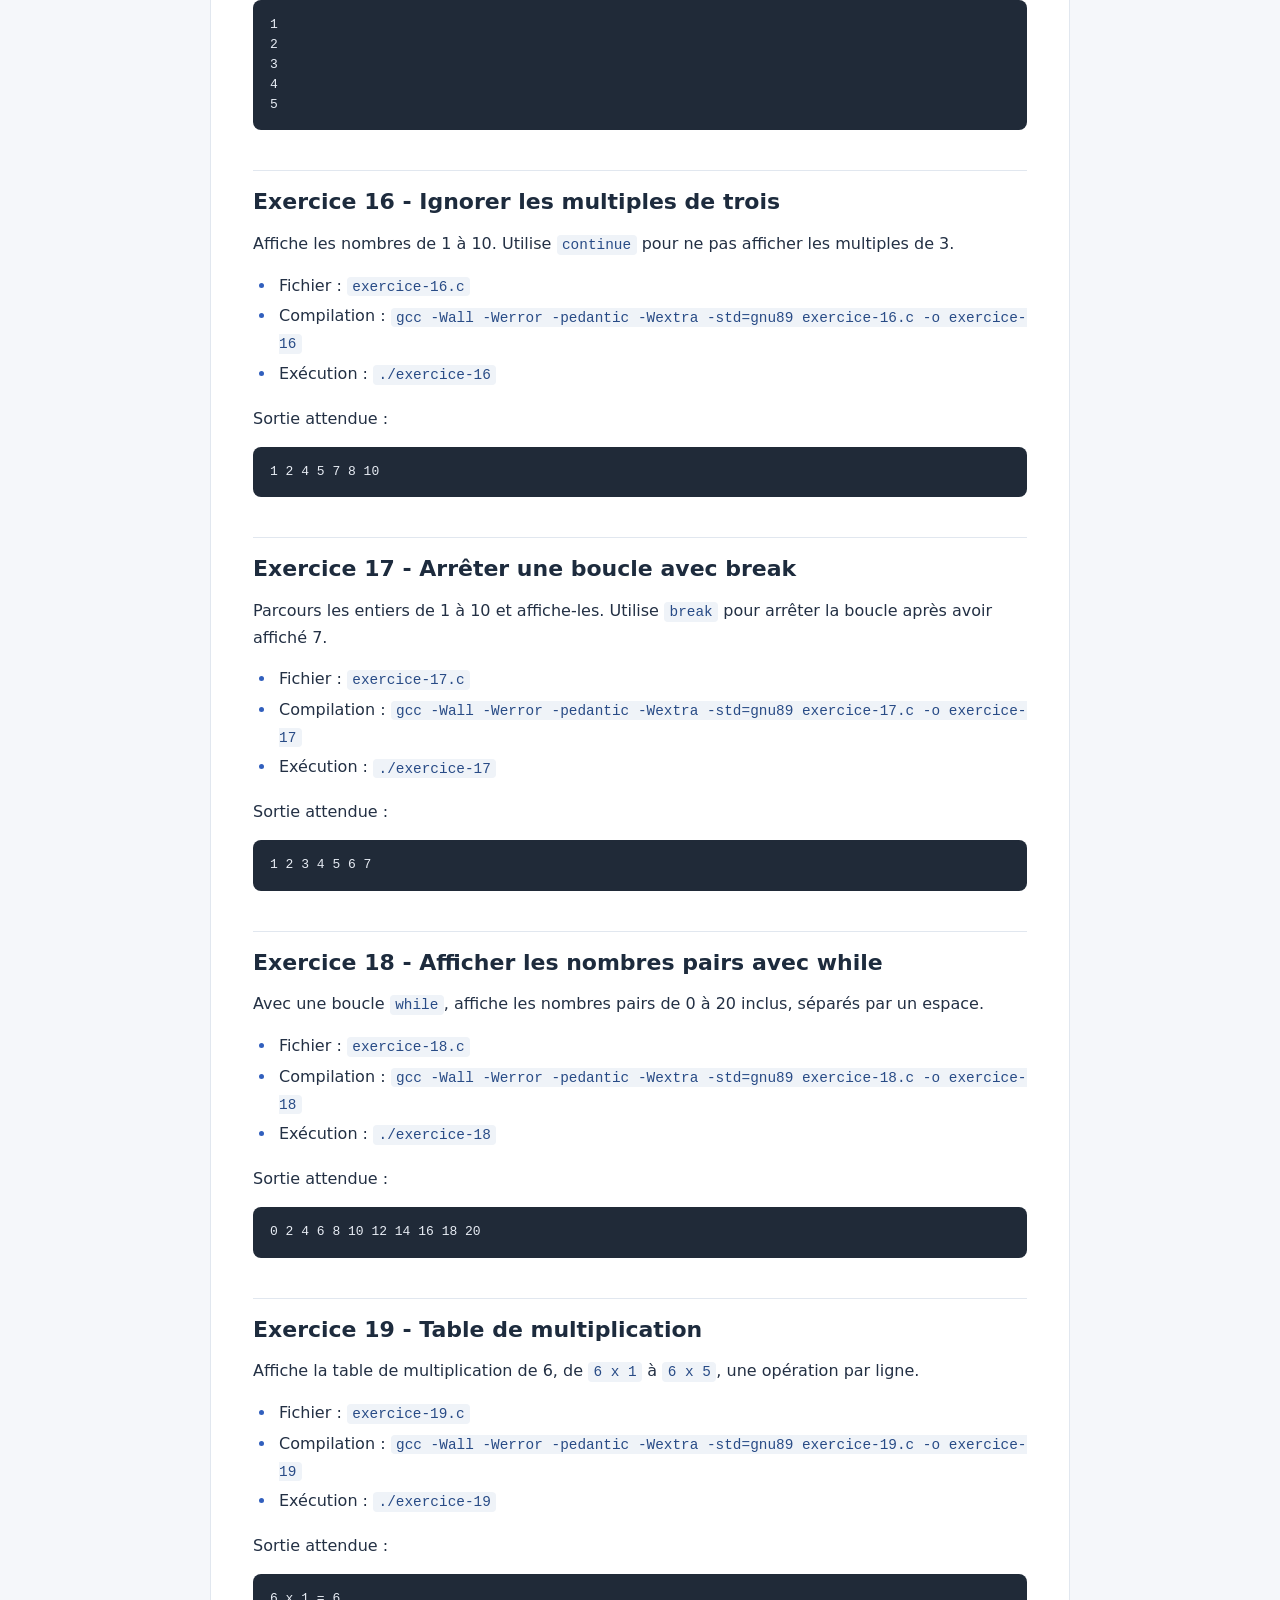
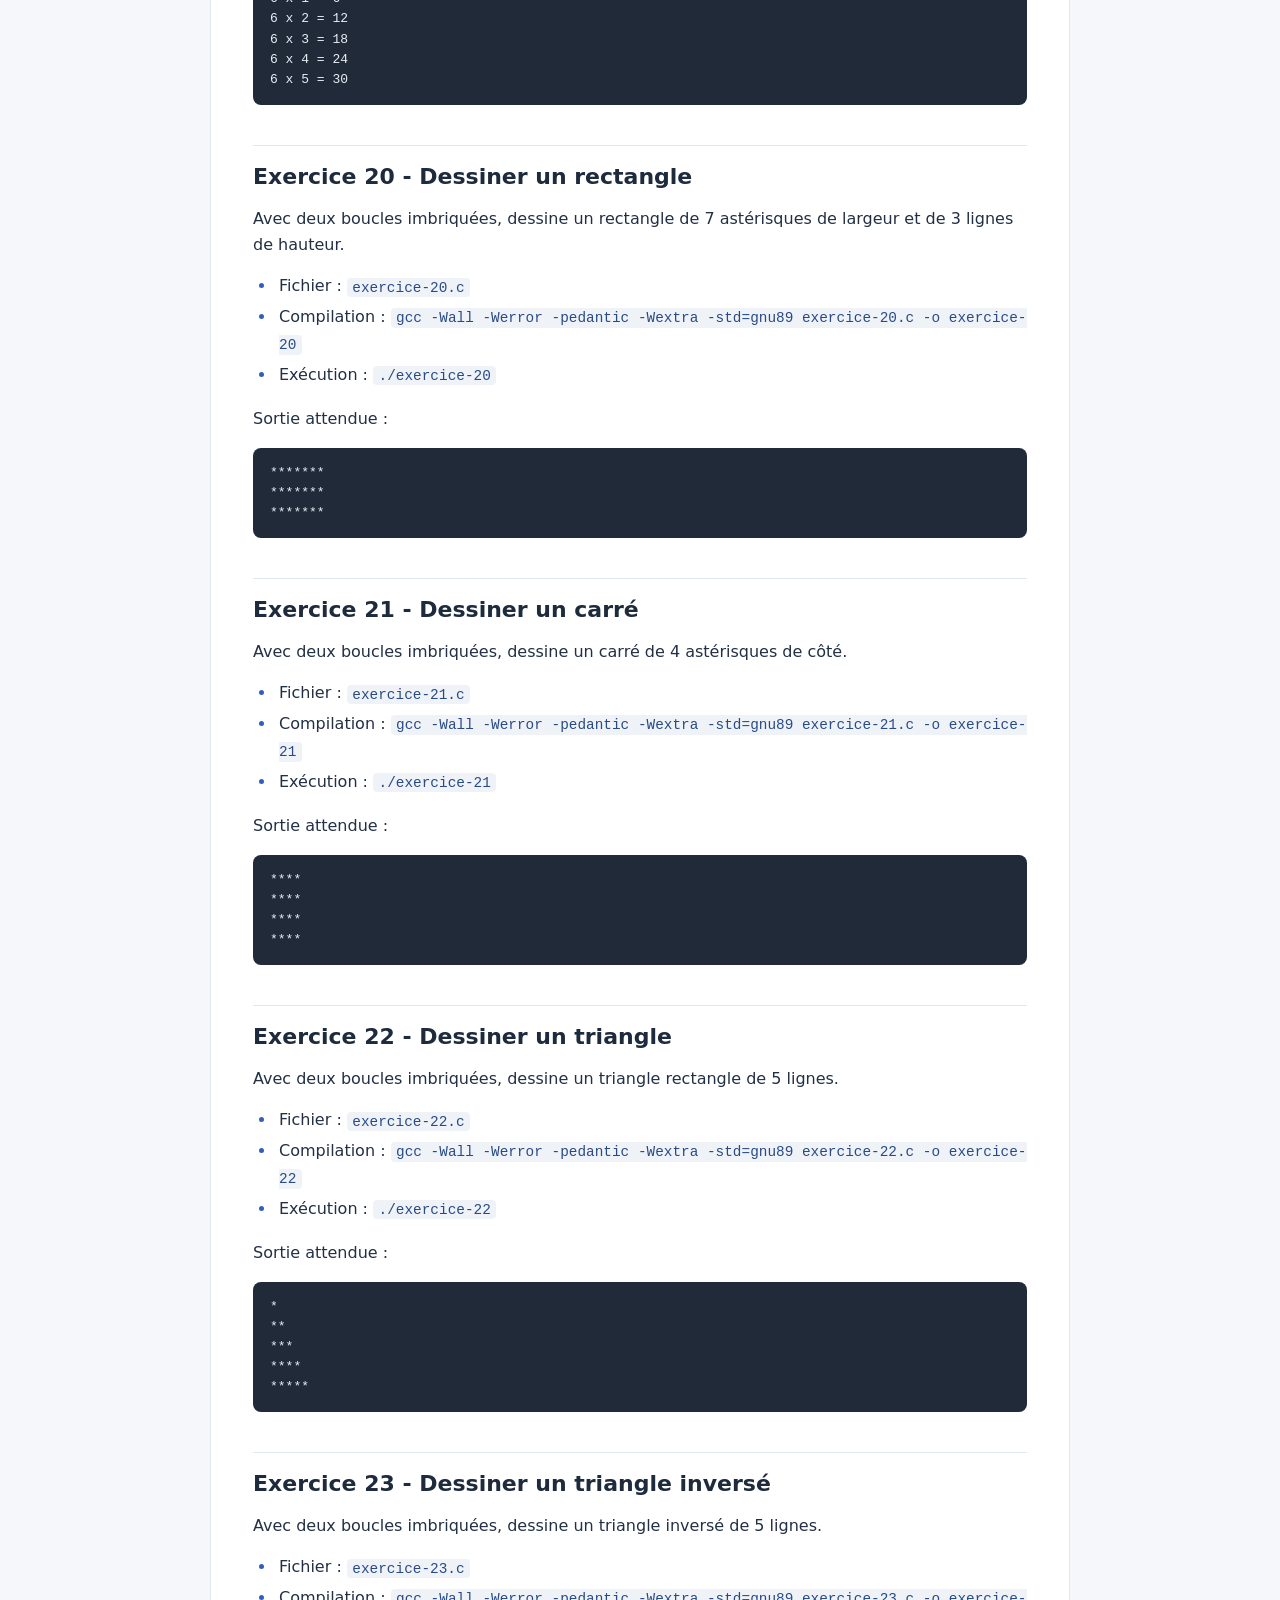
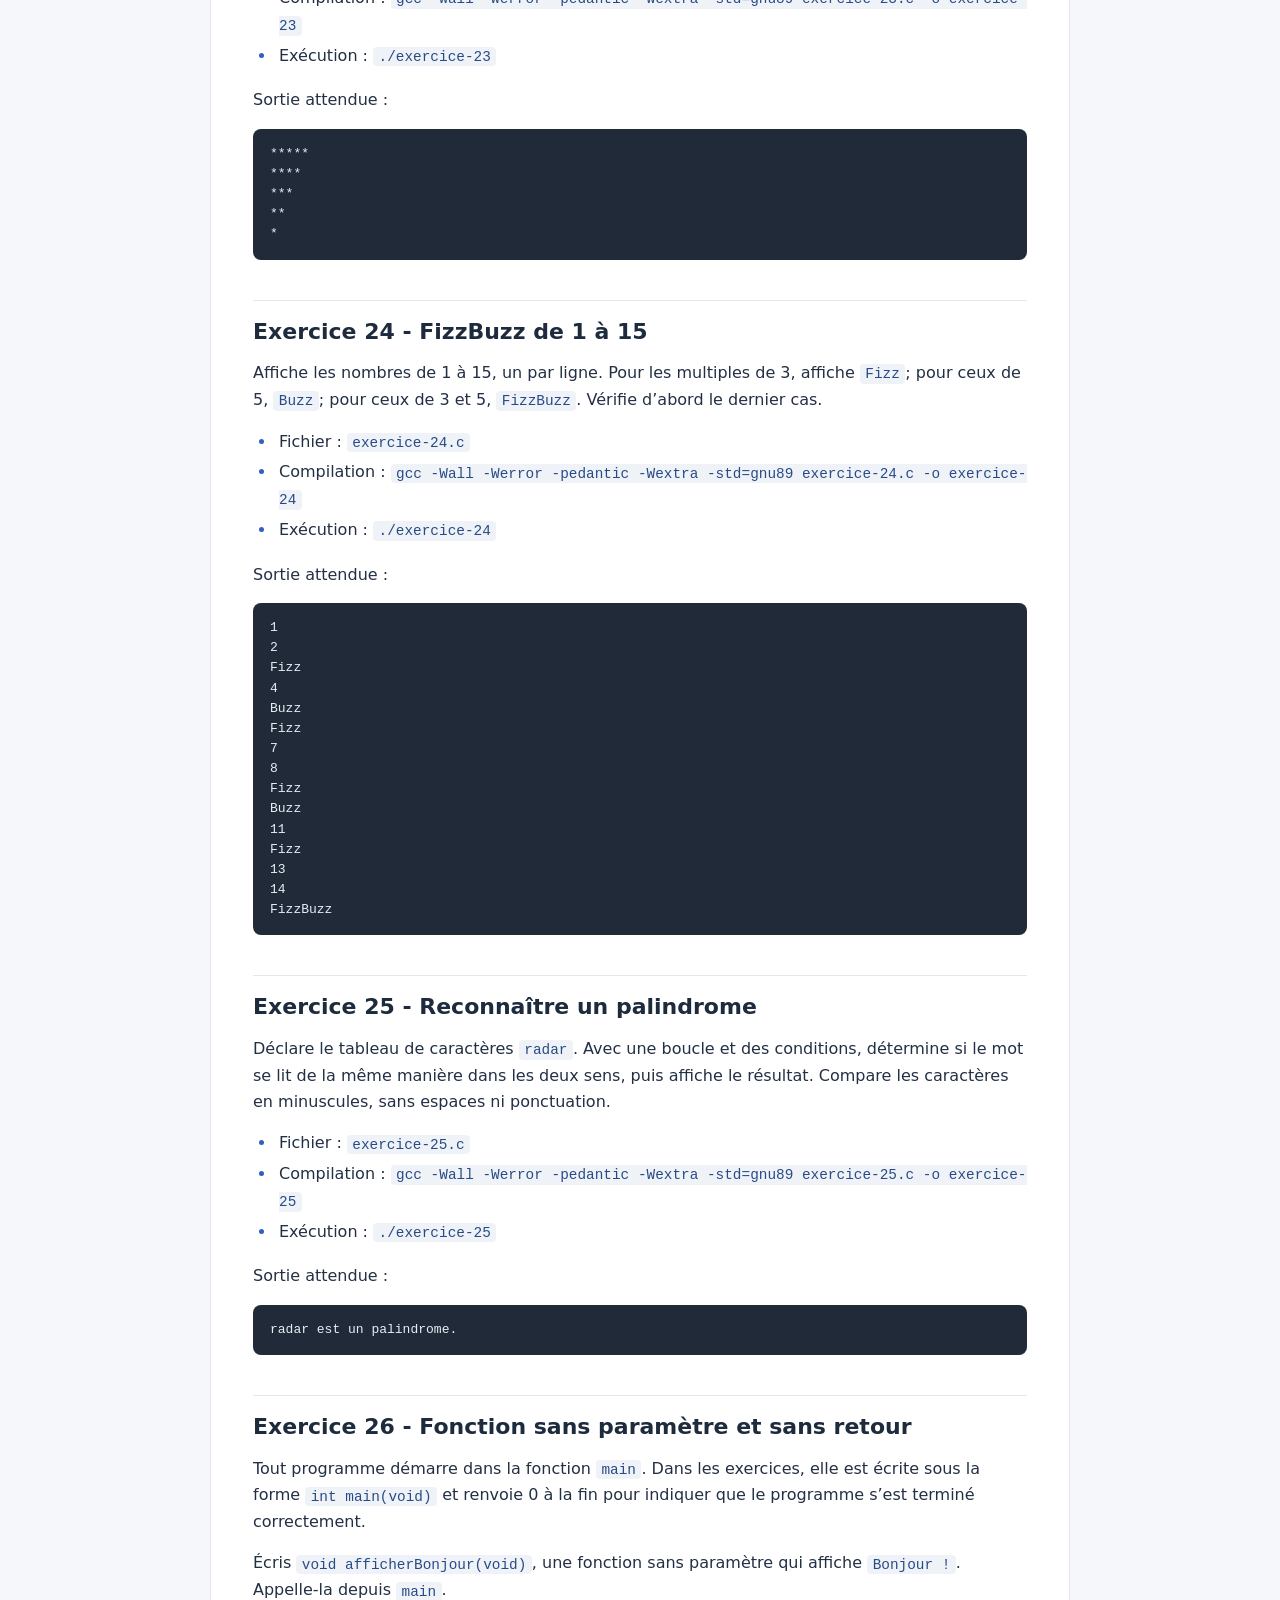
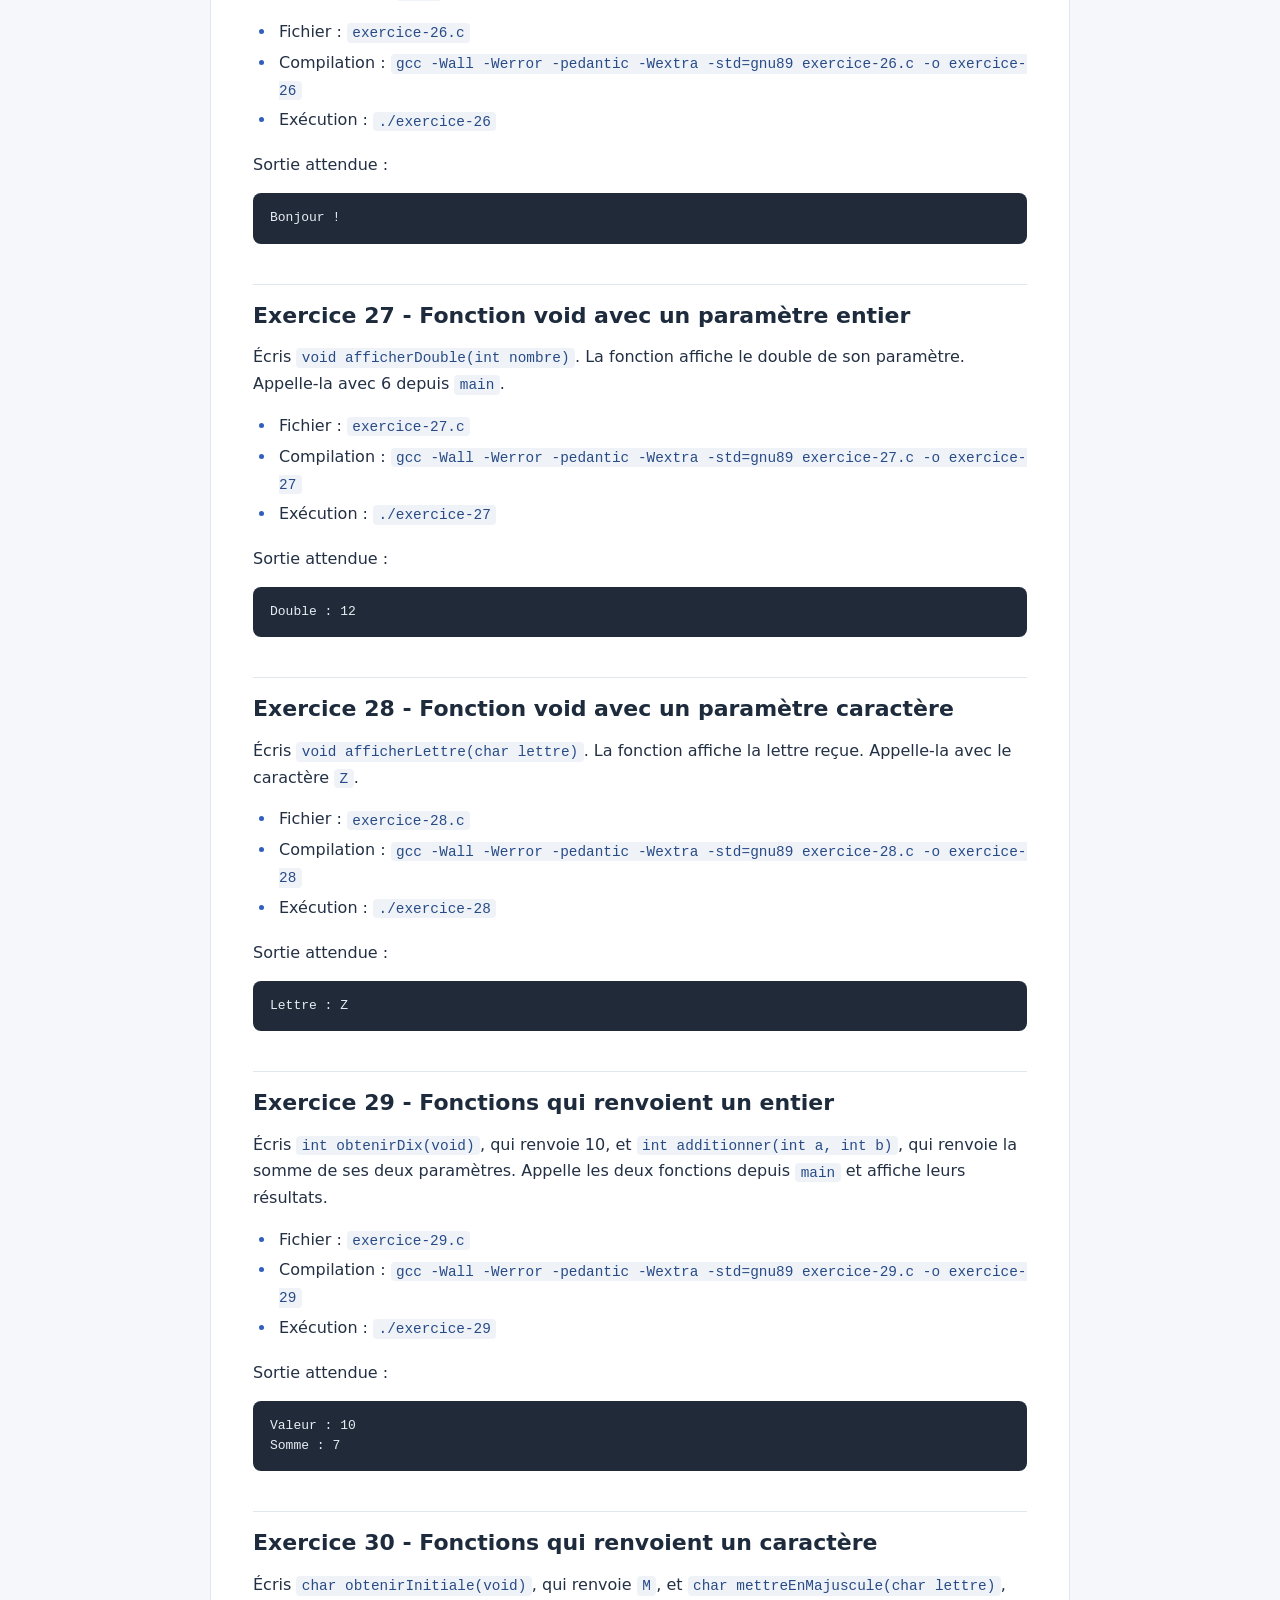
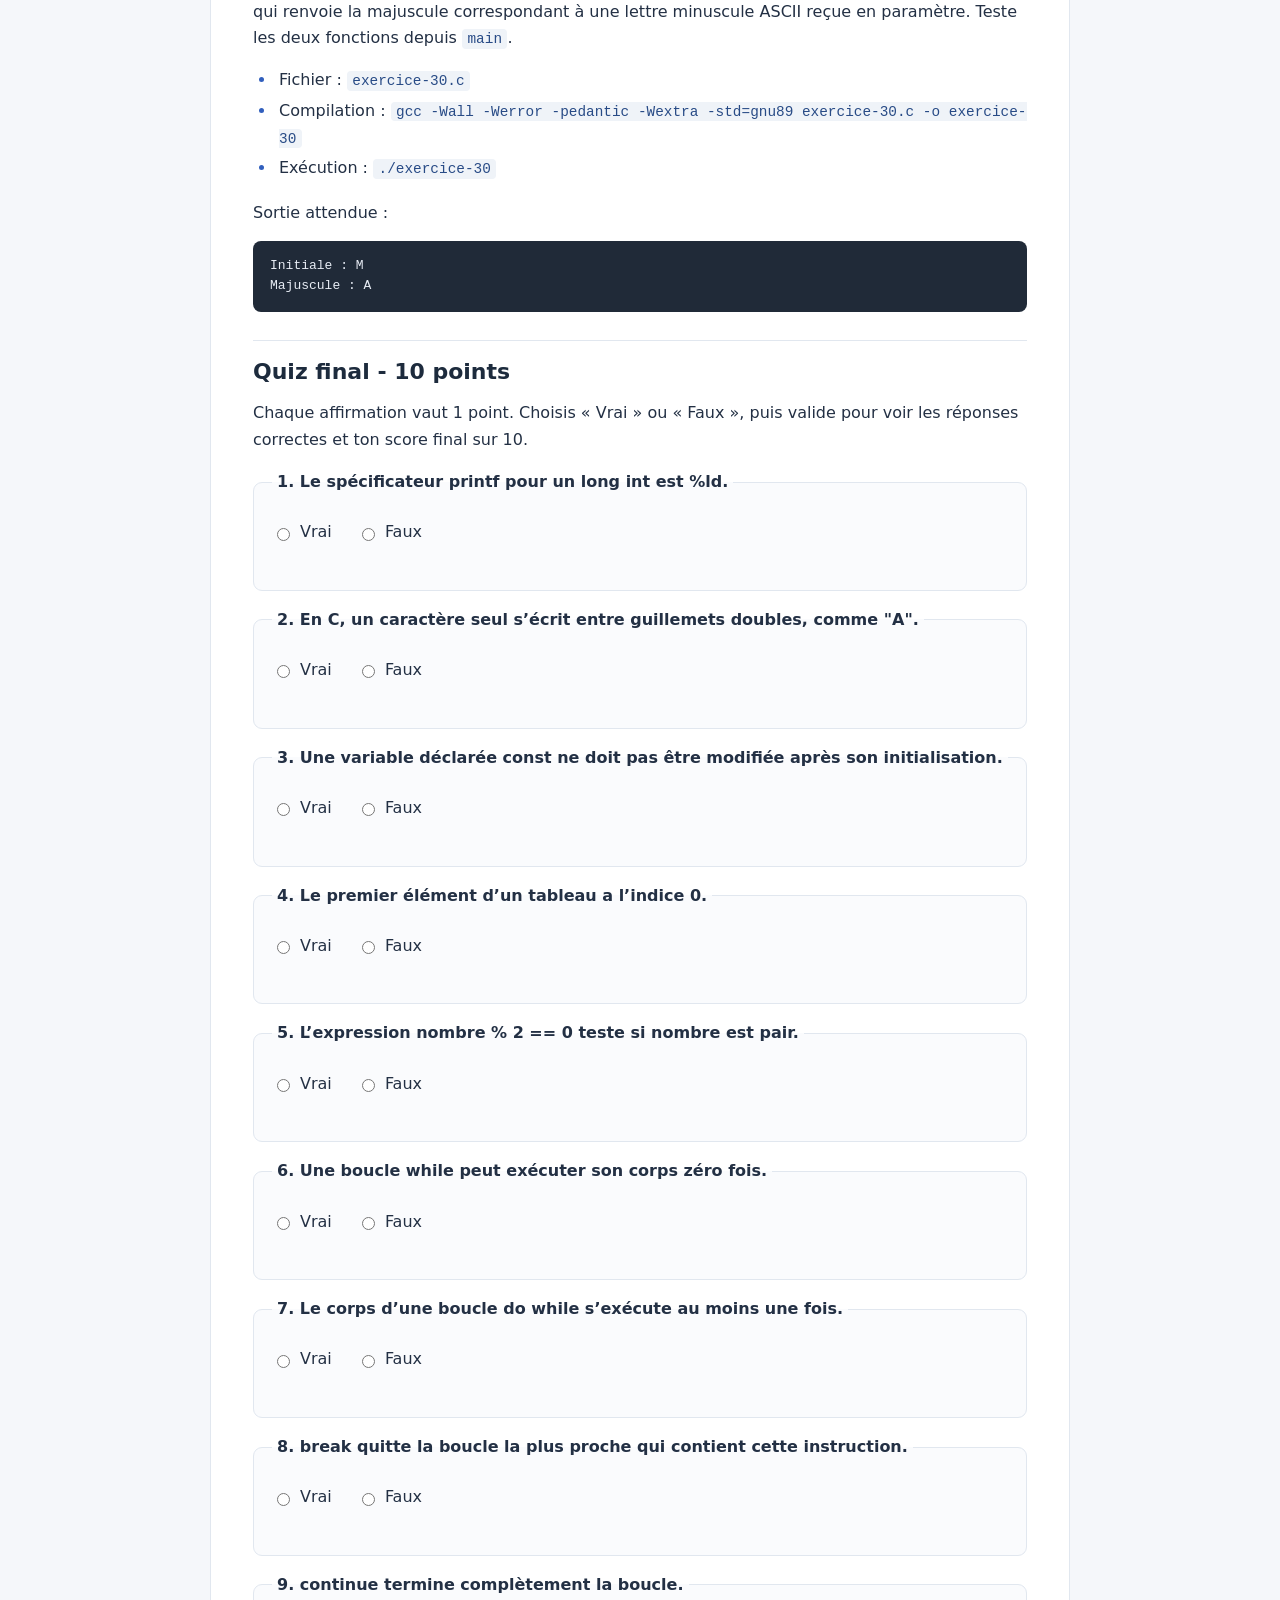
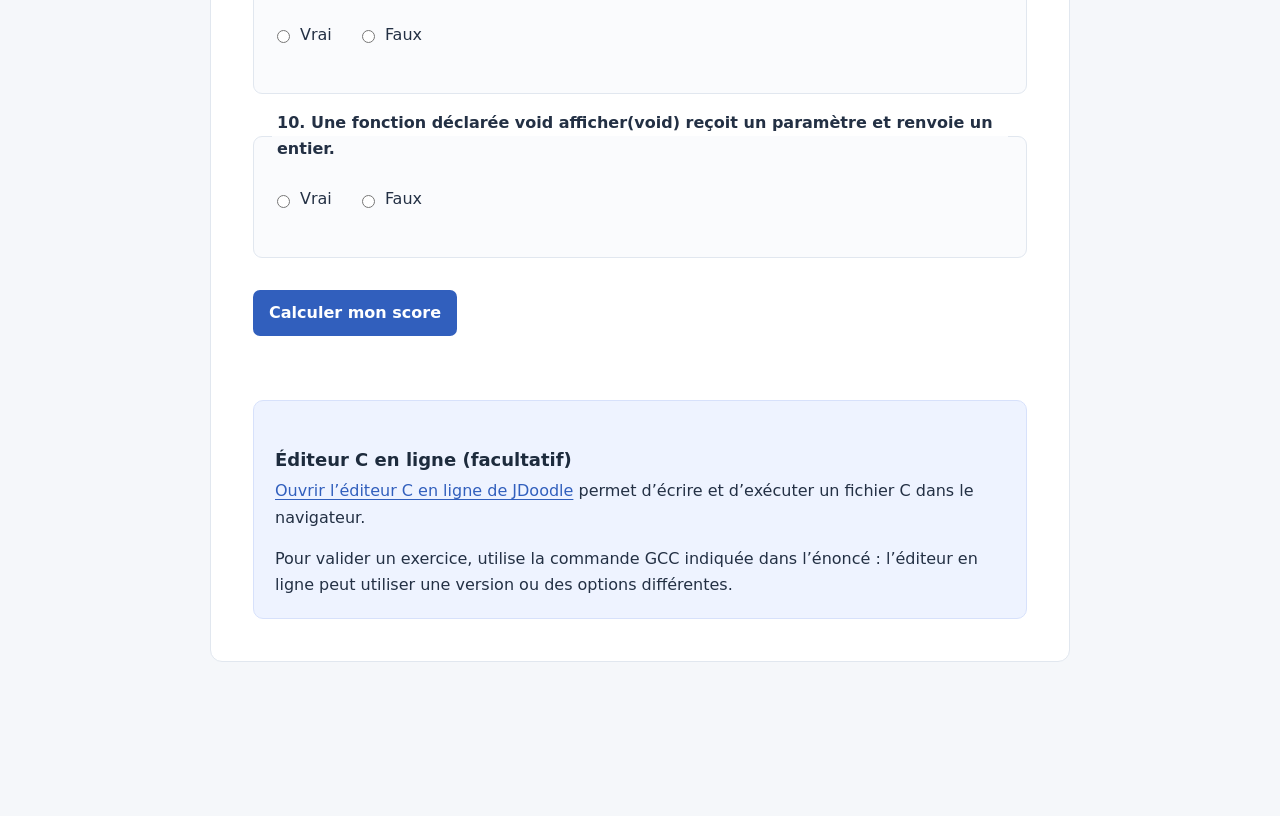
<file: defis-c-bases-2.html>
<!doctype html>
<html lang="fr">
  <head>
    <meta charset="utf-8">
    <meta name="viewport" content="width=device-width, initial-scale=1">
    <meta name="description" content="30 exercices progressifs en C avec un quiz final.">
    <title>Défis C - Bases 2</title>
    <link rel="stylesheet" href="styles.css">
  </head>
  <body>
    <header class="site-header">
      <a class="site-name" href="index.html">Atelier de programmation</a>
    </header>
    <main class="exercise-page">
      <a class="back-link" href="index.html">← Toutes les pages</a>
      <article class="markdown-body">
        <h1>Défis C : bases, conditions, boucles et fonctions</h1>
        <p>Ce cahier contient 30 exercices progressifs et un quiz final noté sur 10 points. Chaque défi est un programme autonome à écrire dans le fichier indiqué.</p>
        <h2>Consignes générales</h2>
        <ul>
        <li>Utilise GCC sous Ubuntu 22, 24 ou 26 LTS</li>
        <li>Pour chaque exercice, compile puis exécute le fichier depuis le terminal</li>
        <li>Respecte exactement la sortie attendue, y compris les espaces et les retours à la ligne</li>
        <li>Avec <code>gnu89</code> et <code>-pedantic -Werror</code>, déclare les variables au début de chaque bloc, avant les instructions. Ne déclare pas une variable directement dans l’en-tête d’une boucle <code>for</code></li>
        <li>Les exercices utilisent des valeurs définies dans le programme; aucune saisie clavier n’est nécessaire</li>
        </ul>
        <h2 id="defi-01">Exercice 01 - Compter de 0 à 10</h2>
        <p>Affiche les nombres de 0 à 10 inclus, séparés par un espace, sur une seule ligne.</p>
        <ul>
        <li>Fichier : <code>exercice-01.c</code></li>
        <li>Compilation : <code>gcc -Wall -Werror -pedantic -Wextra -std=gnu89 exercice-01.c -o exercice-01</code></li>
        <li>Exécution : <code>./exercice-01</code></li>
        </ul>
        <p>Sortie attendue :</p>
        <pre><code>0 1 2 3 4 5 6 7 8 9 10</code></pre>
        <h2 id="defi-02">Exercice 02 - Compter de 50 à 100</h2>
        <p>Affiche tous les nombres de 50 à 100 inclus, séparés par un espace.</p>
        <ul>
        <li>Fichier : <code>exercice-02.c</code></li>
        <li>Compilation : <code>gcc -Wall -Werror -pedantic -Wextra -std=gnu89 exercice-02.c -o exercice-02</code></li>
        <li>Exécution : <code>./exercice-02</code></li>
        </ul>
        <p>Sortie attendue :</p>
        <pre><code>50 51 52 53 54 55 56 57 58 59 60 61 62 63 64 65 66 67 68 69 70 71 72 73 74 75 76 77 78 79 80 81 82 83 84 85 86 87 88 89 90 91 92 93 94 95 96 97 98 99 100</code></pre>
        <h2 id="defi-03">Exercice 03 - Afficher l’alphabet</h2>
        <p>Affiche toutes les lettres minuscules de <code>a</code> à <code>z</code> sur une seule ligne, sans espace.</p>
        <ul>
        <li>Fichier : <code>exercice-03.c</code></li>
        <li>Compilation : <code>gcc -Wall -Werror -pedantic -Wextra -std=gnu89 exercice-03.c -o exercice-03</code></li>
        <li>Exécution : <code>./exercice-03</code></li>
        </ul>
        <p>Sortie attendue :</p>
        <pre><code>abcdefghijklmnopqrstuvwxyz</code></pre>
        <h2 id="defi-04">Exercice 04 - Afficher un entier</h2>
        <p>Déclare un entier <code>nombre</code> égal à 42 et affiche-le avec un libellé.</p>
        <ul>
        <li>Fichier : <code>exercice-04.c</code></li>
        <li>Compilation : <code>gcc -Wall -Werror -pedantic -Wextra -std=gnu89 exercice-04.c -o exercice-04</code></li>
        <li>Exécution : <code>./exercice-04</code></li>
        </ul>
        <p>Sortie attendue :</p>
        <pre><code>Nombre : 42</code></pre>
        <h2 id="defi-05">Exercice 05 - Afficher un long int</h2>
        <p>Déclare une variable de type <code>long int</code> égale à 1234567890 et affiche sa valeur avec le spécificateur adapté à ce type.</p>
        <ul>
        <li>Fichier : <code>exercice-05.c</code></li>
        <li>Compilation : <code>gcc -Wall -Werror -pedantic -Wextra -std=gnu89 exercice-05.c -o exercice-05</code></li>
        <li>Exécution : <code>./exercice-05</code></li>
        </ul>
        <p>Sortie attendue :</p>
        <pre><code>Distance : 1234567890</code></pre>
        <h2 id="defi-06">Exercice 06 - Afficher un nombre décimal</h2>
        <p>Déclare un <code>float</code> nommé <code>prix</code> et initialise-le à 12,5. Affiche-le avec deux chiffres après la virgule.</p>
        <ul>
        <li>Fichier : <code>exercice-06.c</code></li>
        <li>Compilation : <code>gcc -Wall -Werror -pedantic -Wextra -std=gnu89 exercice-06.c -o exercice-06</code></li>
        <li>Exécution : <code>./exercice-06</code></li>
        </ul>
        <p>Sortie attendue :</p>
        <pre><code>Prix : 12.50</code></pre>
        <h2 id="defi-07">Exercice 07 - Afficher un caractère et une chaîne</h2>
        <p>Déclare le caractère <code>M</code> et le tableau de caractères <code>Marie</code>. Affiche le caractère avec <code>%c</code> et la chaîne avec <code>%s</code>.</p>
        <ul>
        <li>Fichier : <code>exercice-07.c</code></li>
        <li>Compilation : <code>gcc -Wall -Werror -pedantic -Wextra -std=gnu89 exercice-07.c -o exercice-07</code></li>
        <li>Exécution : <code>./exercice-07</code></li>
        </ul>
        <p>Sortie attendue :</p>
        <pre><code>Initiale : M
Prénom : Marie</code></pre>
        <h2 id="defi-08">Exercice 08 - Garder une valeur constante</h2>
        <p>Déclare <code>const int LIMITE</code> avec la valeur 10 et affiche cette valeur. Ne tente pas de la modifier.</p>
        <ul>
        <li>Fichier : <code>exercice-08.c</code></li>
        <li>Compilation : <code>gcc -Wall -Werror -pedantic -Wextra -std=gnu89 exercice-08.c -o exercice-08</code></li>
        <li>Exécution : <code>./exercice-08</code></li>
        </ul>
        <p>Sortie attendue :</p>
        <pre><code>Limite : 10</code></pre>
        <h2 id="defi-09">Exercice 09 - Pair ou impair</h2>
        <p>Déclare un entier égal à 14. Avec une condition, affiche s’il est pair ou impair.</p>
        <ul>
        <li>Fichier : <code>exercice-09.c</code></li>
        <li>Compilation : <code>gcc -Wall -Werror -pedantic -Wextra -std=gnu89 exercice-09.c -o exercice-09</code></li>
        <li>Exécution : <code>./exercice-09</code></li>
        </ul>
        <p>Sortie attendue :</p>
        <pre><code>14 est pair.</code></pre>
        <h2 id="defi-10">Exercice 10 - Positif, négatif ou nul</h2>
        <p>Déclare un entier égal à -3. Utilise <code>if</code>, <code>else if</code> et <code>else</code> pour déterminer s’il est positif, négatif ou nul.</p>
        <ul>
        <li>Fichier : <code>exercice-10.c</code></li>
        <li>Compilation : <code>gcc -Wall -Werror -pedantic -Wextra -std=gnu89 exercice-10.c -o exercice-10</code></li>
        <li>Exécution : <code>./exercice-10</code></li>
        </ul>
        <p>Sortie attendue :</p>
        <pre><code>-3 est négatif.</code></pre>
        <h2 id="defi-11">Exercice 11 - Appréciation d’une note</h2>
        <p>Déclare une note égale à 15 et affiche son appréciation avec <code>if</code>, <code>else if</code> et <code>else</code>. Utilise ces catégories : moins de 10 « Insuffisant », de 10 à 11 « Passable », de 12 à 13 « Assez bien », de 14 à 15 « Bien », à partir de 16 « Très bien ».</p>
        <ul>
        <li>Fichier : <code>exercice-11.c</code></li>
        <li>Compilation : <code>gcc -Wall -Werror -pedantic -Wextra -std=gnu89 exercice-11.c -o exercice-11</code></li>
        <li>Exécution : <code>./exercice-11</code></li>
        </ul>
        <p>Sortie attendue :</p>
        <pre><code>Note : 15
Appréciation : Bien</code></pre>
        <h2 id="defi-12">Exercice 12 - Trouver le maximum de trois nombres</h2>
        <p>Déclare les entiers 8, 12 et 5. Avec des conditions, détermine puis affiche le plus grand.</p>
        <ul>
        <li>Fichier : <code>exercice-12.c</code></li>
        <li>Compilation : <code>gcc -Wall -Werror -pedantic -Wextra -std=gnu89 exercice-12.c -o exercice-12</code></li>
        <li>Exécution : <code>./exercice-12</code></li>
        </ul>
        <p>Sortie attendue :</p>
        <pre><code>Maximum : 12</code></pre>
        <h2 id="defi-13">Exercice 13 - Calculer une somme avec for</h2>
        <p>Utilise une boucle <code>for</code> pour calculer la somme des entiers de 1 à 10 inclus, puis affiche le résultat.</p>
        <ul>
        <li>Fichier : <code>exercice-13.c</code></li>
        <li>Compilation : <code>gcc -Wall -Werror -pedantic -Wextra -std=gnu89 exercice-13.c -o exercice-13</code></li>
        <li>Exécution : <code>./exercice-13</code></li>
        </ul>
        <p>Sortie attendue :</p>
        <pre><code>Somme : 55</code></pre>
        <h2 id="defi-14">Exercice 14 - Compte à rebours avec while</h2>
        <p>Avec une boucle <code>while</code>, affiche les nombres de 5 à 1, un nombre par ligne, puis affiche <code>Partez !</code>.</p>
        <ul>
        <li>Fichier : <code>exercice-14.c</code></li>
        <li>Compilation : <code>gcc -Wall -Werror -pedantic -Wextra -std=gnu89 exercice-14.c -o exercice-14</code></li>
        <li>Exécution : <code>./exercice-14</code></li>
        </ul>
        <p>Sortie attendue :</p>
        <pre><code>5
4
3
2
1
Partez !</code></pre>
        <h2 id="defi-15">Exercice 15 - Répéter avec do while</h2>
        <p>Utilise une boucle <code>do while</code> pour afficher les nombres de 1 à 5, un nombre par ligne.</p>
        <ul>
        <li>Fichier : <code>exercice-15.c</code></li>
        <li>Compilation : <code>gcc -Wall -Werror -pedantic -Wextra -std=gnu89 exercice-15.c -o exercice-15</code></li>
        <li>Exécution : <code>./exercice-15</code></li>
        </ul>
        <p>Sortie attendue :</p>
        <pre><code>1
2
3
4
5</code></pre>
        <h2 id="defi-16">Exercice 16 - Ignorer les multiples de trois</h2>
        <p>Affiche les nombres de 1 à 10. Utilise <code>continue</code> pour ne pas afficher les multiples de 3.</p>
        <ul>
        <li>Fichier : <code>exercice-16.c</code></li>
        <li>Compilation : <code>gcc -Wall -Werror -pedantic -Wextra -std=gnu89 exercice-16.c -o exercice-16</code></li>
        <li>Exécution : <code>./exercice-16</code></li>
        </ul>
        <p>Sortie attendue :</p>
        <pre><code>1 2 4 5 7 8 10</code></pre>
        <h2 id="defi-17">Exercice 17 - Arrêter une boucle avec break</h2>
        <p>Parcours les entiers de 1 à 10 et affiche-les. Utilise <code>break</code> pour arrêter la boucle après avoir affiché 7.</p>
        <ul>
        <li>Fichier : <code>exercice-17.c</code></li>
        <li>Compilation : <code>gcc -Wall -Werror -pedantic -Wextra -std=gnu89 exercice-17.c -o exercice-17</code></li>
        <li>Exécution : <code>./exercice-17</code></li>
        </ul>
        <p>Sortie attendue :</p>
        <pre><code>1 2 3 4 5 6 7</code></pre>
        <h2 id="defi-18">Exercice 18 - Afficher les nombres pairs avec while</h2>
        <p>Avec une boucle <code>while</code>, affiche les nombres pairs de 0 à 20 inclus, séparés par un espace.</p>
        <ul>
        <li>Fichier : <code>exercice-18.c</code></li>
        <li>Compilation : <code>gcc -Wall -Werror -pedantic -Wextra -std=gnu89 exercice-18.c -o exercice-18</code></li>
        <li>Exécution : <code>./exercice-18</code></li>
        </ul>
        <p>Sortie attendue :</p>
        <pre><code>0 2 4 6 8 10 12 14 16 18 20</code></pre>
        <h2 id="defi-19">Exercice 19 - Table de multiplication</h2>
        <p>Affiche la table de multiplication de 6, de <code>6 x 1</code> à <code>6 x 5</code>, une opération par ligne.</p>
        <ul>
        <li>Fichier : <code>exercice-19.c</code></li>
        <li>Compilation : <code>gcc -Wall -Werror -pedantic -Wextra -std=gnu89 exercice-19.c -o exercice-19</code></li>
        <li>Exécution : <code>./exercice-19</code></li>
        </ul>
        <p>Sortie attendue :</p>
        <pre><code>6 x 1 = 6
6 x 2 = 12
6 x 3 = 18
6 x 4 = 24
6 x 5 = 30</code></pre>
        <h2 id="defi-20">Exercice 20 - Dessiner un rectangle</h2>
        <p>Avec deux boucles imbriquées, dessine un rectangle de 7 astérisques de largeur et de 3 lignes de hauteur.</p>
        <ul>
        <li>Fichier : <code>exercice-20.c</code></li>
        <li>Compilation : <code>gcc -Wall -Werror -pedantic -Wextra -std=gnu89 exercice-20.c -o exercice-20</code></li>
        <li>Exécution : <code>./exercice-20</code></li>
        </ul>
        <p>Sortie attendue :</p>
        <pre><code>*******
*******
*******</code></pre>
        <h2 id="defi-21">Exercice 21 - Dessiner un carré</h2>
        <p>Avec deux boucles imbriquées, dessine un carré de 4 astérisques de côté.</p>
        <ul>
        <li>Fichier : <code>exercice-21.c</code></li>
        <li>Compilation : <code>gcc -Wall -Werror -pedantic -Wextra -std=gnu89 exercice-21.c -o exercice-21</code></li>
        <li>Exécution : <code>./exercice-21</code></li>
        </ul>
        <p>Sortie attendue :</p>
        <pre><code>****
****
****
****</code></pre>
        <h2 id="defi-22">Exercice 22 - Dessiner un triangle</h2>
        <p>Avec deux boucles imbriquées, dessine un triangle rectangle de 5 lignes.</p>
        <ul>
        <li>Fichier : <code>exercice-22.c</code></li>
        <li>Compilation : <code>gcc -Wall -Werror -pedantic -Wextra -std=gnu89 exercice-22.c -o exercice-22</code></li>
        <li>Exécution : <code>./exercice-22</code></li>
        </ul>
        <p>Sortie attendue :</p>
        <pre><code>*
**
***
****
*****</code></pre>
        <h2 id="defi-23">Exercice 23 - Dessiner un triangle inversé</h2>
        <p>Avec deux boucles imbriquées, dessine un triangle inversé de 5 lignes.</p>
        <ul>
        <li>Fichier : <code>exercice-23.c</code></li>
        <li>Compilation : <code>gcc -Wall -Werror -pedantic -Wextra -std=gnu89 exercice-23.c -o exercice-23</code></li>
        <li>Exécution : <code>./exercice-23</code></li>
        </ul>
        <p>Sortie attendue :</p>
        <pre><code>*****
****
***
**
*</code></pre>
        <h2 id="defi-24">Exercice 24 - FizzBuzz de 1 à 15</h2>
        <p>Affiche les nombres de 1 à 15, un par ligne. Pour les multiples de 3, affiche <code>Fizz</code>; pour ceux de 5, <code>Buzz</code>; pour ceux de 3 et 5, <code>FizzBuzz</code>. Vérifie d’abord le dernier cas.</p>
        <ul>
        <li>Fichier : <code>exercice-24.c</code></li>
        <li>Compilation : <code>gcc -Wall -Werror -pedantic -Wextra -std=gnu89 exercice-24.c -o exercice-24</code></li>
        <li>Exécution : <code>./exercice-24</code></li>
        </ul>
        <p>Sortie attendue :</p>
        <pre><code>1
2
Fizz
4
Buzz
Fizz
7
8
Fizz
Buzz
11
Fizz
13
14
FizzBuzz</code></pre>
        <h2 id="defi-25">Exercice 25 - Reconnaître un palindrome</h2>
        <p>Déclare le tableau de caractères <code>radar</code>. Avec une boucle et des conditions, détermine si le mot se lit de la même manière dans les deux sens, puis affiche le résultat. Compare les caractères en minuscules, sans espaces ni ponctuation.</p>
        <ul>
        <li>Fichier : <code>exercice-25.c</code></li>
        <li>Compilation : <code>gcc -Wall -Werror -pedantic -Wextra -std=gnu89 exercice-25.c -o exercice-25</code></li>
        <li>Exécution : <code>./exercice-25</code></li>
        </ul>
        <p>Sortie attendue :</p>
        <pre><code>radar est un palindrome.</code></pre>
        <h2 id="defi-26">Exercice 26 - Fonction sans paramètre et sans retour</h2>
        <p>Tout programme démarre dans la fonction <code>main</code>. Dans les exercices, elle est écrite sous la forme <code>int main(void)</code> et renvoie 0 à la fin pour indiquer que le programme s’est terminé correctement.</p>
        <p>Écris <code>void afficherBonjour(void)</code>, une fonction sans paramètre qui affiche <code>Bonjour !</code>. Appelle-la depuis <code>main</code>.</p>
        <ul>
        <li>Fichier : <code>exercice-26.c</code></li>
        <li>Compilation : <code>gcc -Wall -Werror -pedantic -Wextra -std=gnu89 exercice-26.c -o exercice-26</code></li>
        <li>Exécution : <code>./exercice-26</code></li>
        </ul>
        <p>Sortie attendue :</p>
        <pre><code>Bonjour !</code></pre>
        <h2 id="defi-27">Exercice 27 - Fonction void avec un paramètre entier</h2>
        <p>Écris <code>void afficherDouble(int nombre)</code>. La fonction affiche le double de son paramètre. Appelle-la avec 6 depuis <code>main</code>.</p>
        <ul>
        <li>Fichier : <code>exercice-27.c</code></li>
        <li>Compilation : <code>gcc -Wall -Werror -pedantic -Wextra -std=gnu89 exercice-27.c -o exercice-27</code></li>
        <li>Exécution : <code>./exercice-27</code></li>
        </ul>
        <p>Sortie attendue :</p>
        <pre><code>Double : 12</code></pre>
        <h2 id="defi-28">Exercice 28 - Fonction void avec un paramètre caractère</h2>
        <p>Écris <code>void afficherLettre(char lettre)</code>. La fonction affiche la lettre reçue. Appelle-la avec le caractère <code>Z</code>.</p>
        <ul>
        <li>Fichier : <code>exercice-28.c</code></li>
        <li>Compilation : <code>gcc -Wall -Werror -pedantic -Wextra -std=gnu89 exercice-28.c -o exercice-28</code></li>
        <li>Exécution : <code>./exercice-28</code></li>
        </ul>
        <p>Sortie attendue :</p>
        <pre><code>Lettre : Z</code></pre>
        <h2 id="defi-29">Exercice 29 - Fonctions qui renvoient un entier</h2>
        <p>Écris <code>int obtenirDix(void)</code>, qui renvoie 10, et <code>int additionner(int a, int b)</code>, qui renvoie la somme de ses deux paramètres. Appelle les deux fonctions depuis <code>main</code> et affiche leurs résultats.</p>
        <ul>
        <li>Fichier : <code>exercice-29.c</code></li>
        <li>Compilation : <code>gcc -Wall -Werror -pedantic -Wextra -std=gnu89 exercice-29.c -o exercice-29</code></li>
        <li>Exécution : <code>./exercice-29</code></li>
        </ul>
        <p>Sortie attendue :</p>
        <pre><code>Valeur : 10
Somme : 7</code></pre>
        <h2 id="defi-30">Exercice 30 - Fonctions qui renvoient un caractère</h2>
        <p>Écris <code>char obtenirInitiale(void)</code>, qui renvoie <code>M</code>, et <code>char mettreEnMajuscule(char lettre)</code>, qui renvoie la majuscule correspondant à une lettre minuscule ASCII reçue en paramètre. Teste les deux fonctions depuis <code>main</code>.</p>
        <ul>
        <li>Fichier : <code>exercice-30.c</code></li>
        <li>Compilation : <code>gcc -Wall -Werror -pedantic -Wextra -std=gnu89 exercice-30.c -o exercice-30</code></li>
        <li>Exécution : <code>./exercice-30</code></li>
        </ul>
        <p>Sortie attendue :</p>
        <pre><code>Initiale : M
Majuscule : A</code></pre>
        <section class="quiz-section" id="quiz">
        <h2>Quiz final - 10 points</h2>
        <p>Chaque affirmation vaut 1 point. Choisis « Vrai » ou « Faux », puis valide pour voir les réponses correctes et ton score final sur 10.</p>
        <form id="quiz-form">
        <fieldset class="quiz-question" data-answer="vrai">
        <legend>1. Le spécificateur printf pour un long int est %ld.</legend>
        <label data-option="vrai"><input type="radio" name="q1" value="vrai"> Vrai</label>
        <label data-option="faux"><input type="radio" name="q1" value="faux"> Faux</label>
        <p class="quiz-feedback" aria-live="polite"></p>
        </fieldset>
        <fieldset class="quiz-question" data-answer="faux">
        <legend>2. En C, un caractère seul s’écrit entre guillemets doubles, comme &quot;A&quot;.</legend>
        <label data-option="vrai"><input type="radio" name="q2" value="vrai"> Vrai</label>
        <label data-option="faux"><input type="radio" name="q2" value="faux"> Faux</label>
        <p class="quiz-feedback" aria-live="polite"></p>
        </fieldset>
        <fieldset class="quiz-question" data-answer="vrai">
        <legend>3. Une variable déclarée const ne doit pas être modifiée après son initialisation.</legend>
        <label data-option="vrai"><input type="radio" name="q3" value="vrai"> Vrai</label>
        <label data-option="faux"><input type="radio" name="q3" value="faux"> Faux</label>
        <p class="quiz-feedback" aria-live="polite"></p>
        </fieldset>
        <fieldset class="quiz-question" data-answer="vrai">
        <legend>4. Le premier élément d’un tableau a l’indice 0.</legend>
        <label data-option="vrai"><input type="radio" name="q4" value="vrai"> Vrai</label>
        <label data-option="faux"><input type="radio" name="q4" value="faux"> Faux</label>
        <p class="quiz-feedback" aria-live="polite"></p>
        </fieldset>
        <fieldset class="quiz-question" data-answer="vrai">
        <legend>5. L’expression nombre % 2 == 0 teste si nombre est pair.</legend>
        <label data-option="vrai"><input type="radio" name="q5" value="vrai"> Vrai</label>
        <label data-option="faux"><input type="radio" name="q5" value="faux"> Faux</label>
        <p class="quiz-feedback" aria-live="polite"></p>
        </fieldset>
        <fieldset class="quiz-question" data-answer="vrai">
        <legend>6. Une boucle while peut exécuter son corps zéro fois.</legend>
        <label data-option="vrai"><input type="radio" name="q6" value="vrai"> Vrai</label>
        <label data-option="faux"><input type="radio" name="q6" value="faux"> Faux</label>
        <p class="quiz-feedback" aria-live="polite"></p>
        </fieldset>
        <fieldset class="quiz-question" data-answer="vrai">
        <legend>7. Le corps d’une boucle do while s’exécute au moins une fois.</legend>
        <label data-option="vrai"><input type="radio" name="q7" value="vrai"> Vrai</label>
        <label data-option="faux"><input type="radio" name="q7" value="faux"> Faux</label>
        <p class="quiz-feedback" aria-live="polite"></p>
        </fieldset>
        <fieldset class="quiz-question" data-answer="vrai">
        <legend>8. break quitte la boucle la plus proche qui contient cette instruction.</legend>
        <label data-option="vrai"><input type="radio" name="q8" value="vrai"> Vrai</label>
        <label data-option="faux"><input type="radio" name="q8" value="faux"> Faux</label>
        <p class="quiz-feedback" aria-live="polite"></p>
        </fieldset>
        <fieldset class="quiz-question" data-answer="faux">
        <legend>9. continue termine complètement la boucle.</legend>
        <label data-option="vrai"><input type="radio" name="q9" value="vrai"> Vrai</label>
        <label data-option="faux"><input type="radio" name="q9" value="faux"> Faux</label>
        <p class="quiz-feedback" aria-live="polite"></p>
        </fieldset>
        <fieldset class="quiz-question" data-answer="faux">
        <legend>10. Une fonction déclarée void afficher(void) reçoit un paramètre et renvoie un entier.</legend>
        <label data-option="vrai"><input type="radio" name="q10" value="vrai"> Vrai</label>
        <label data-option="faux"><input type="radio" name="q10" value="faux"> Faux</label>
        <p class="quiz-feedback" aria-live="polite"></p>
        </fieldset>
        <button class="quiz-button" type="submit">Calculer mon score</button>
        <p class="quiz-score" id="quiz-score" role="status" aria-live="polite"></p>
        </form>
        </section>
        <aside class="editor-callout">
        <h2>Éditeur C en ligne (facultatif)</h2>
        <p><a href="https://www.jdoodle.com/c-online-compiler/" target="_blank" rel="noopener">Ouvrir l’éditeur C en ligne de JDoodle</a> permet d’écrire et d’exécuter un fichier C dans le navigateur.</p>
        <p>Pour valider un exercice, utilise la commande GCC indiquée dans l’énoncé : l’éditeur en ligne peut utiliser une version ou des options différentes.</p>
        </aside>
      </article>
    </main>
    <script>
document.getElementById("quiz-form").addEventListener("submit", function (event) {
  event.preventDefault();
  var questions = document.querySelectorAll(".quiz-question");
  var score = 0;
  questions.forEach(function (question) {
    var correct = question.dataset.answer;
    var selected = question.querySelector("input:checked");
    var feedback = question.querySelector(".quiz-feedback");
    question.querySelectorAll("label").forEach(function (label) {
      label.classList.remove("is-correct", "is-wrong");
      if (label.dataset.option === correct) label.classList.add("is-correct");
      if (selected && label.contains(selected) && selected.value !== correct) label.classList.add("is-wrong");
    });
    if (selected && selected.value === correct) {
      score++;
      feedback.textContent = "Bonne réponse ! +1 point.";
    } else if (selected) {
      feedback.textContent = "Réponse incorrecte. La bonne réponse est indiquée en vert.";
    } else {
      feedback.textContent = "Question sans réponse. La bonne réponse est indiquée en vert.";
    }
  });
  document.getElementById("quiz-score").textContent = "Score final : " + score + " / 10";
});
</script>
  </body>
</html>
</file>
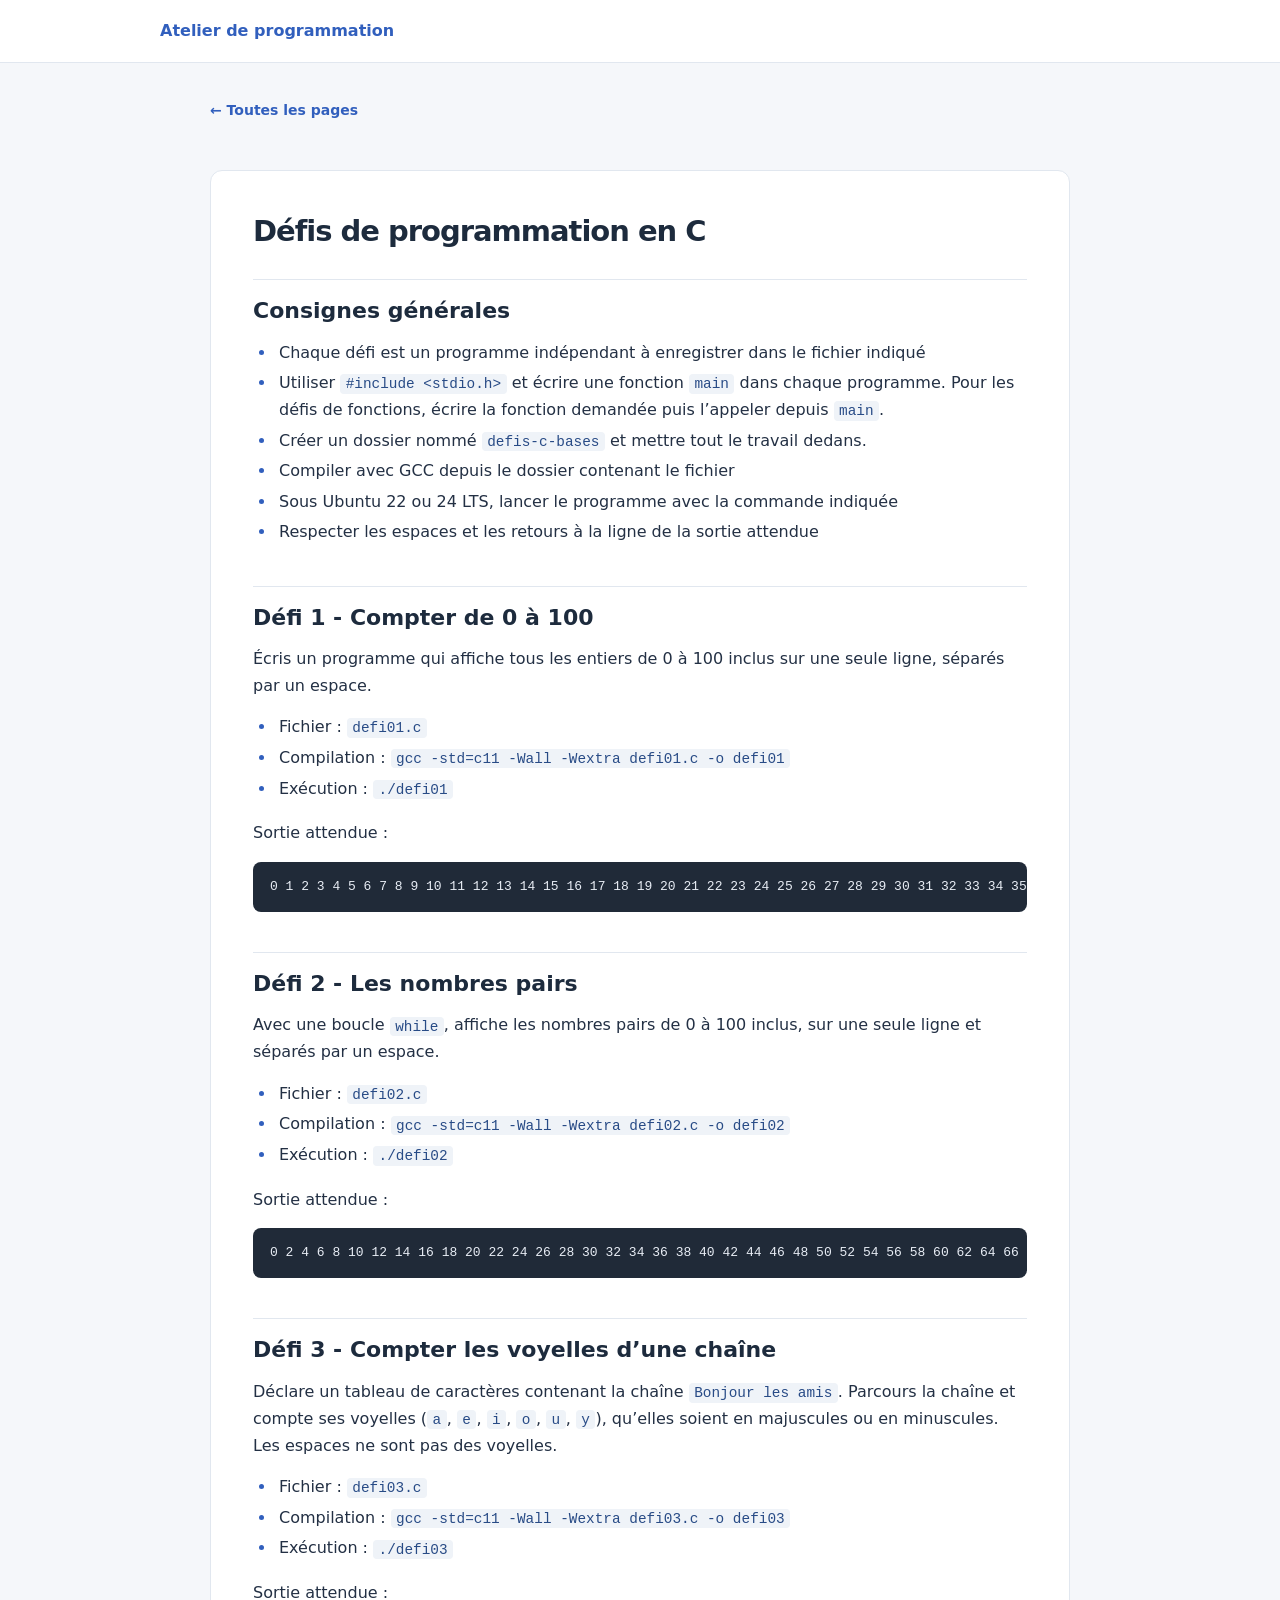
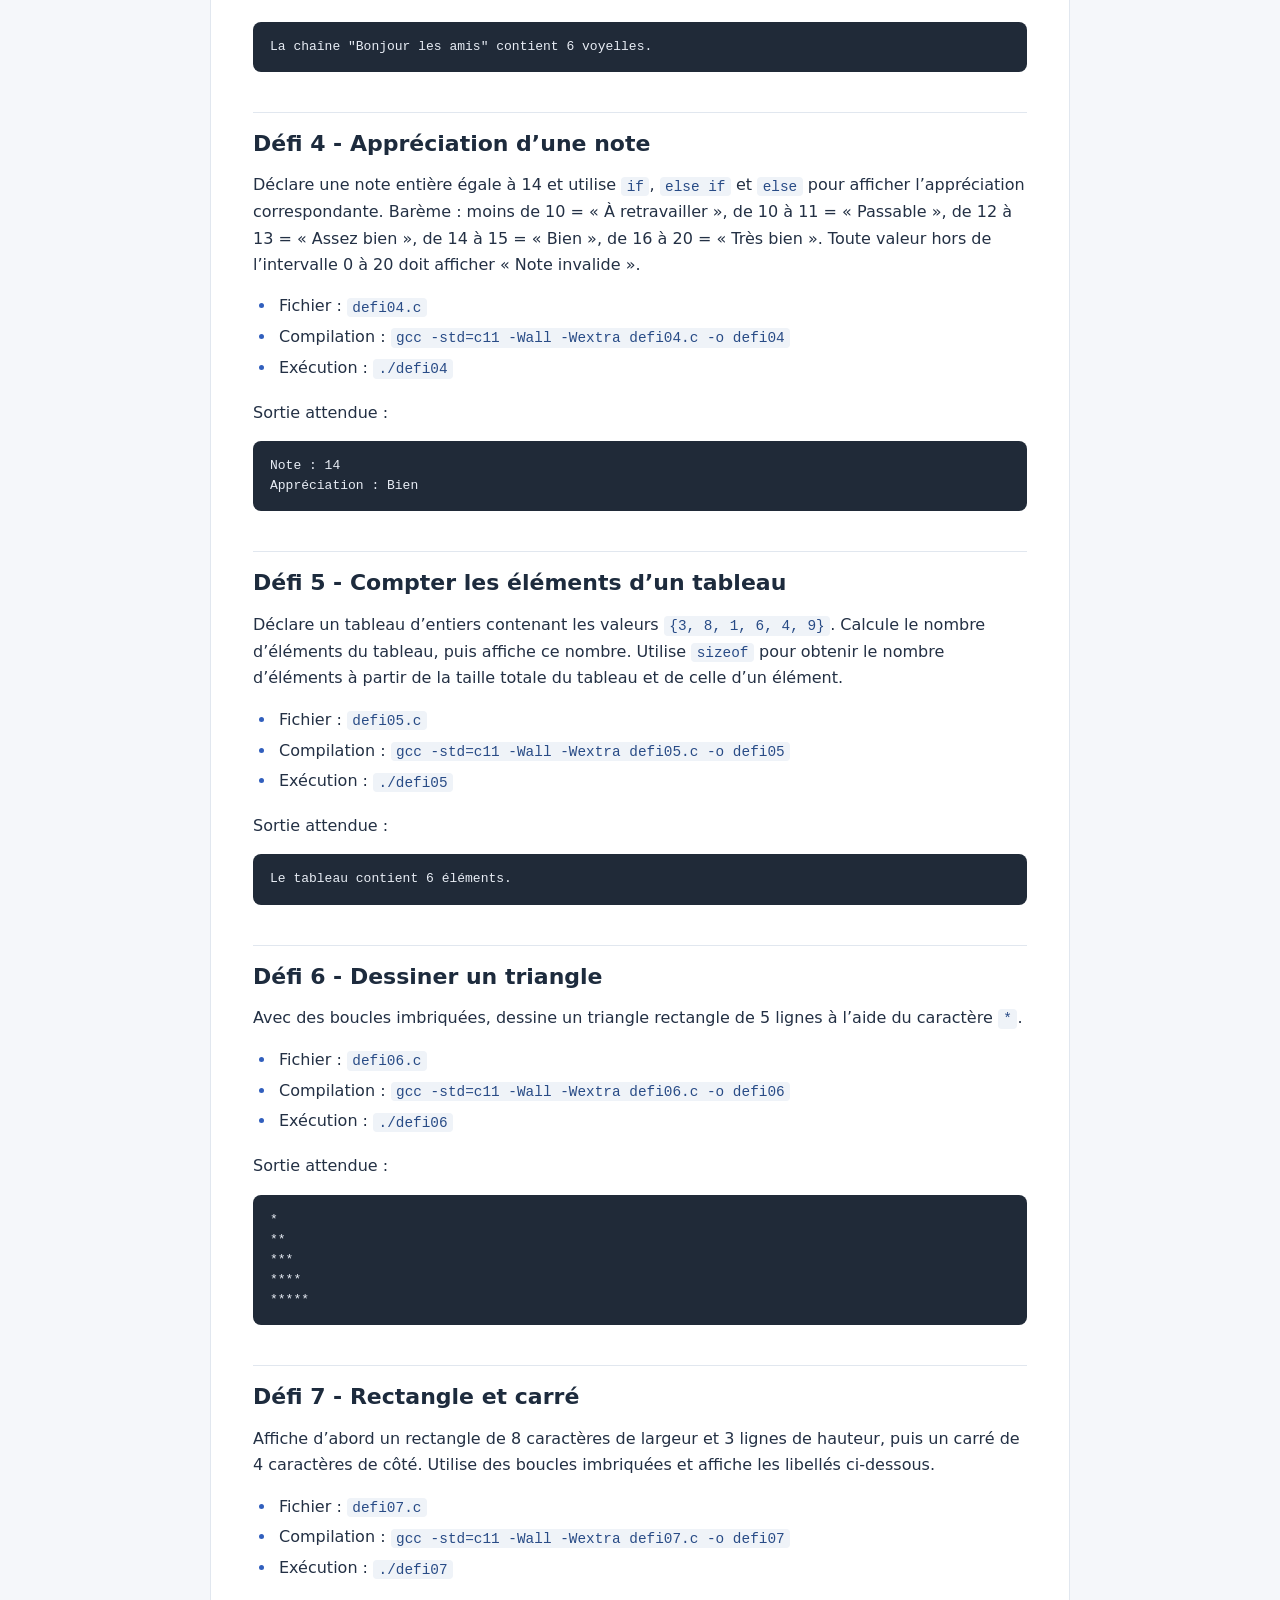
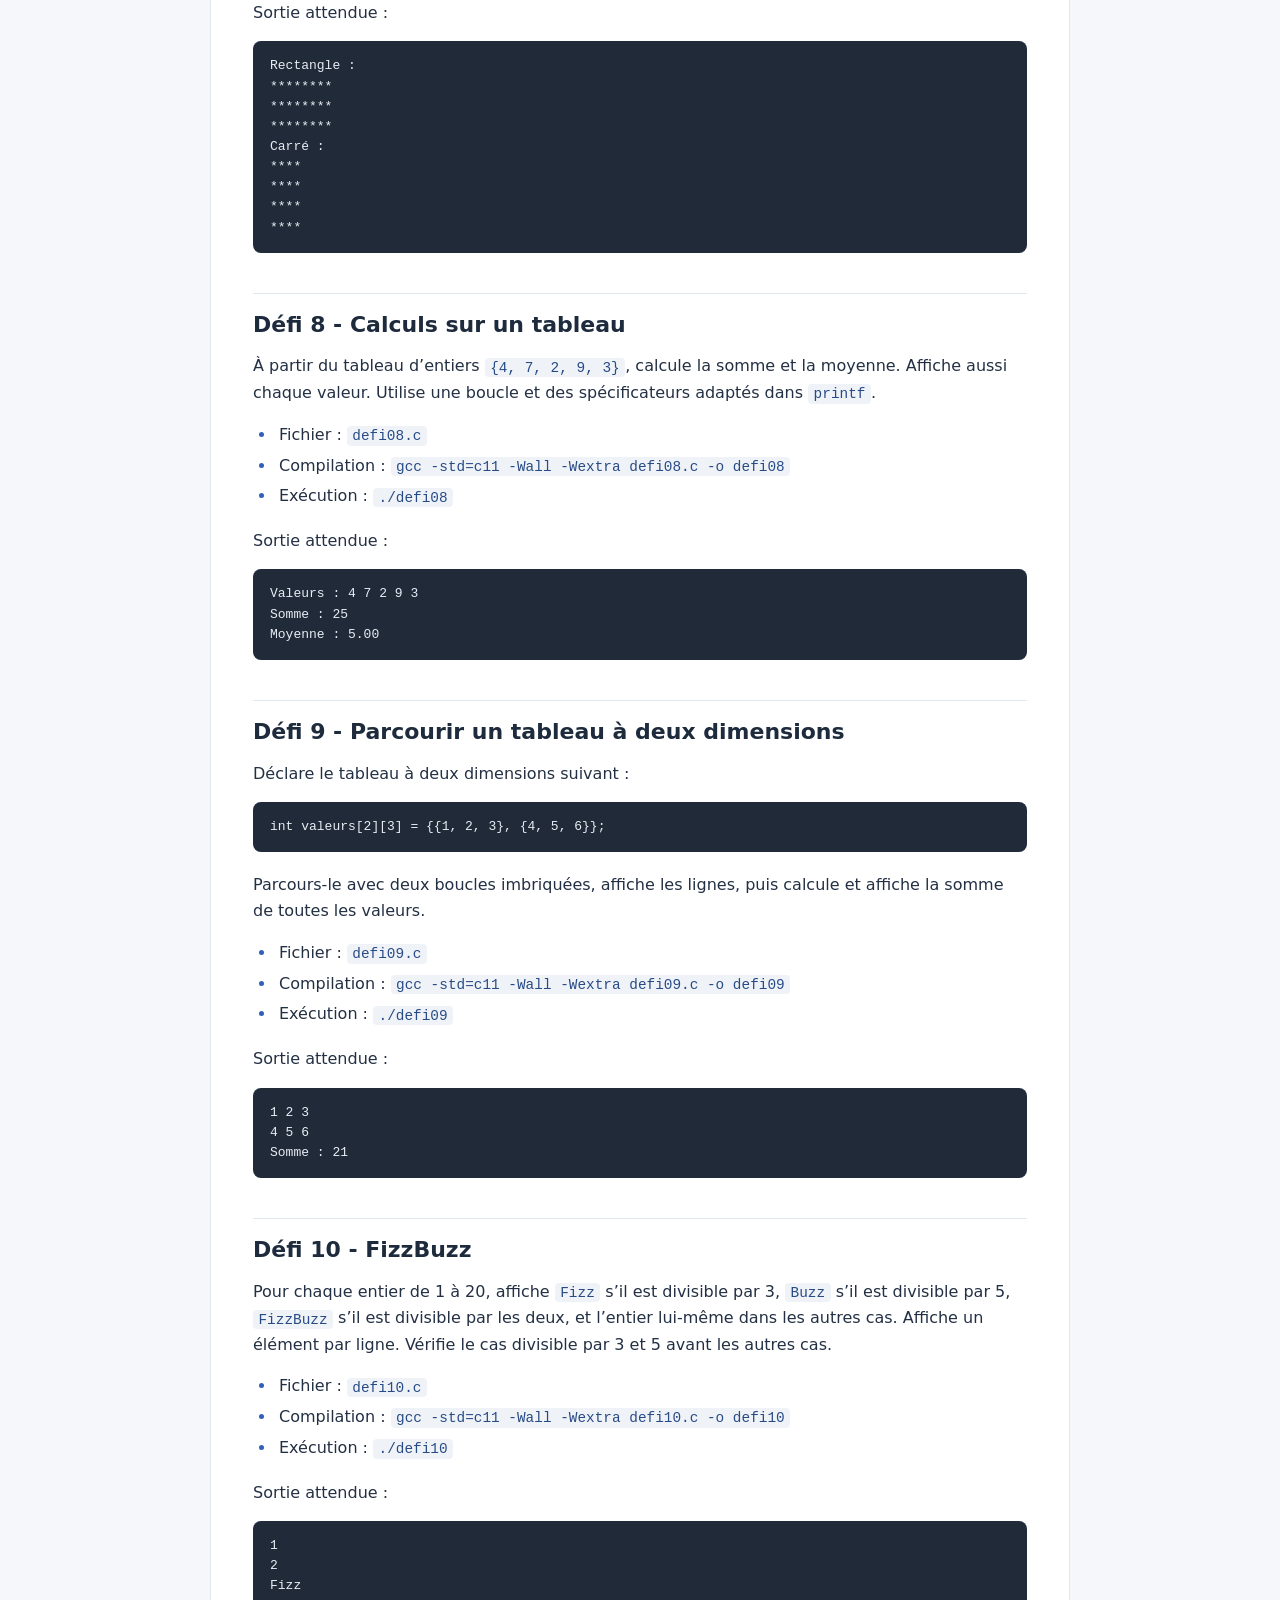
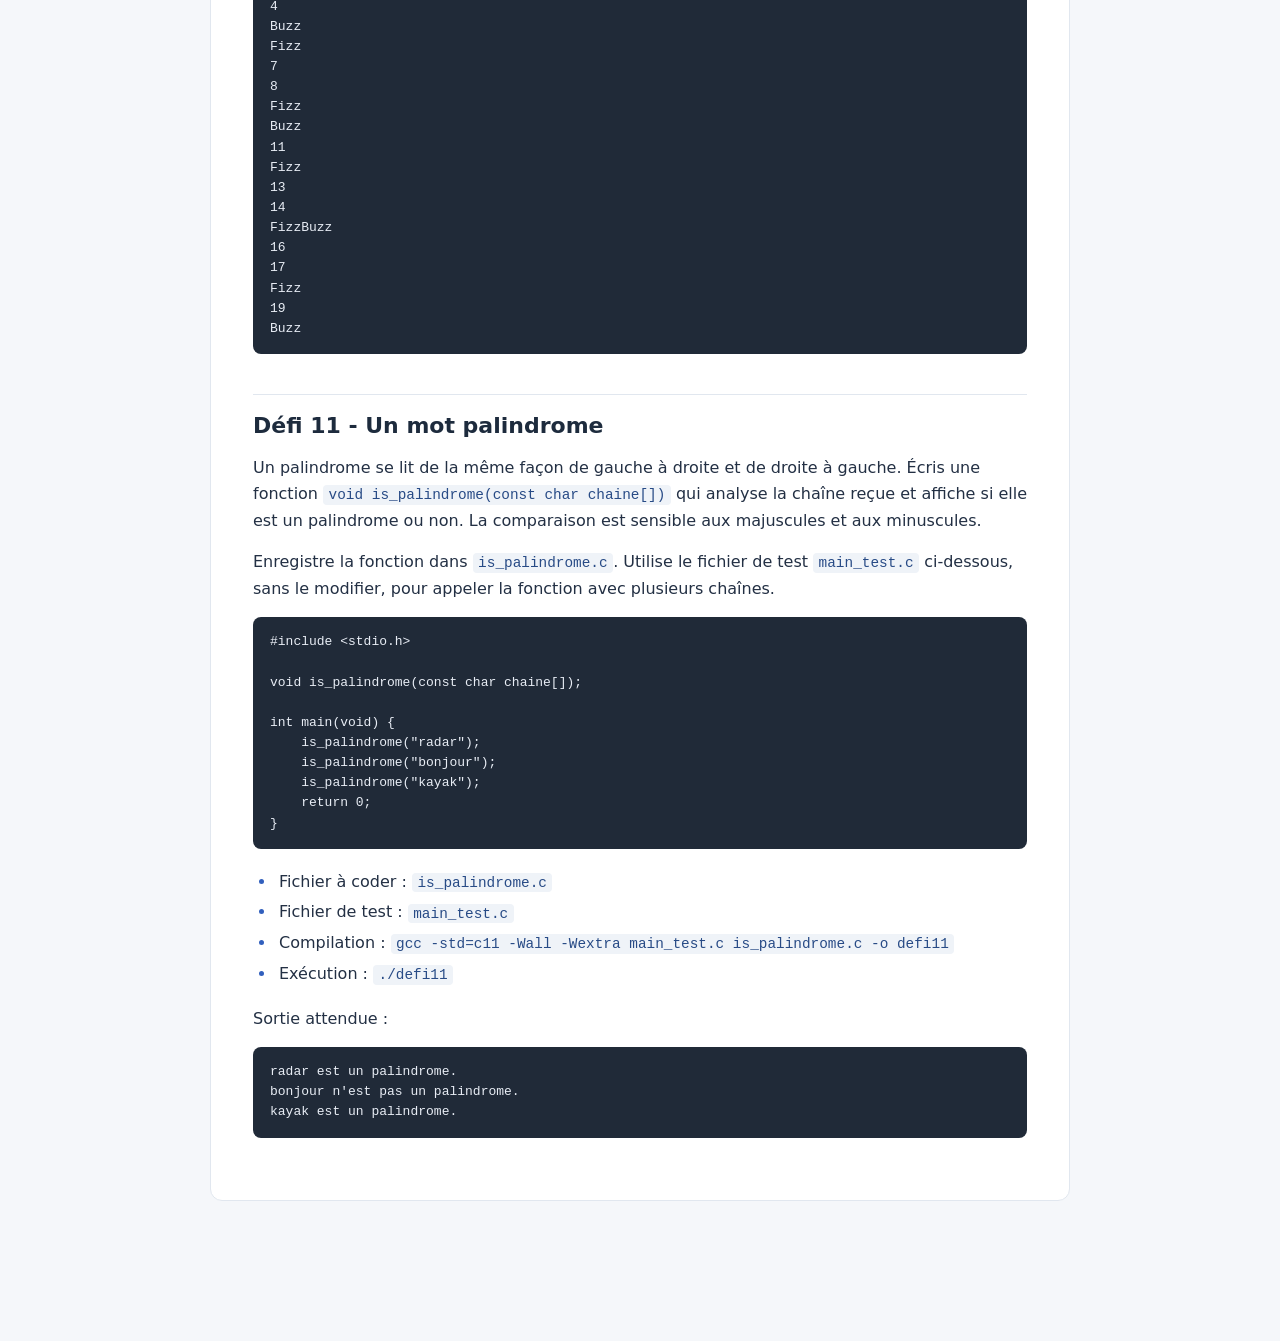
<file: defis-c-bases.html>
<!doctype html>
<html lang="fr">
  <head>
    <meta charset="utf-8">
    <meta name="viewport" content="width=device-width, initial-scale=1">
    <meta name="description" content="Cahier de défis de programmation en C.">
    <title>Défis de programmation en C</title>
    <link rel="stylesheet" href="styles.css">
  </head>
  <body>
    <header class="site-header">
      <a class="site-name" href="index.html">Atelier de programmation</a>
    </header>
    <main class="exercise-page">
      <a class="back-link" href="index.html">← Toutes les pages</a>
      <article class="markdown-body">
        <h1>D&#233;fis de programmation en C</h1>
        <h2>Consignes g&#233;n&#233;rales</h2>
        <ul>
        <li>Chaque d&#233;fi est un programme ind&#233;pendant &#224; enregistrer dans le fichier indiqu&#233;</li>
        <li>Utiliser <code>#include &lt;stdio.h&gt;</code> et &#233;crire une fonction <code>main</code> dans chaque programme. Pour les d&#233;fis de fonctions, &#233;crire la fonction demand&#233;e puis l’appeler depuis <code>main</code>.</li>
        <li>Cr&#233;er un dossier nomm&#233; <code>defis-c-bases</code> et mettre tout le travail dedans.</li>
        <li>Compiler avec GCC depuis le dossier contenant le fichier</li>
        <li>Sous Ubuntu 22 ou 24 LTS, lancer le programme avec la commande indiqu&#233;e</li>
        <li>Respecter les espaces et les retours &#224; la ligne de la sortie attendue</li>
        </ul>
        <h2>D&#233;fi 1 - Compter de 0 &#224; 100</h2>
        <p>&#201;cris un programme qui affiche tous les entiers de 0 &#224; 100 inclus sur une seule ligne, s&#233;par&#233;s par un espace.</p>
        <ul>
        <li>Fichier : <code>defi01.c</code></li>
        <li>Compilation : <code>gcc -std=c11 -Wall -Wextra defi01.c -o defi01</code></li>
        <li>Ex&#233;cution : <code>./defi01</code></li>
        </ul>
        <p>Sortie attendue :</p>
        <pre><code>0 1 2 3 4 5 6 7 8 9 10 11 12 13 14 15 16 17 18 19 20 21 22 23 24 25 26 27 28 29 30 31 32 33 34 35 36 37 38 39 40 41 42 43 44 45 46 47 48 49 50 51 52 53 54 55 56 57 58 59 60 61 62 63 64 65 66 67 68 69 70 71 72 73 74 75 76 77 78 79 80 81 82 83 84 85 86 87 88 89 90 91 92 93 94 95 96 97 98 99 100</code></pre>
        <h2>D&#233;fi 2 - Les nombres pairs</h2>
        <p>Avec une boucle <code>while</code>, affiche les nombres pairs de 0 &#224; 100 inclus, sur une seule ligne et s&#233;par&#233;s par un espace.</p>
        <ul>
        <li>Fichier : <code>defi02.c</code></li>
        <li>Compilation : <code>gcc -std=c11 -Wall -Wextra defi02.c -o defi02</code></li>
        <li>Ex&#233;cution : <code>./defi02</code></li>
        </ul>
        <p>Sortie attendue :</p>
        <pre><code>0 2 4 6 8 10 12 14 16 18 20 22 24 26 28 30 32 34 36 38 40 42 44 46 48 50 52 54 56 58 60 62 64 66 68 70 72 74 76 78 80 82 84 86 88 90 92 94 96 98 100</code></pre>
        <h2>D&#233;fi 3 - Compter les voyelles d’une cha&#238;ne</h2>
        <p>D&#233;clare un tableau de caract&#232;res contenant la cha&#238;ne <code>Bonjour les amis</code>. Parcours la cha&#238;ne et compte ses voyelles (<code>a</code>, <code>e</code>, <code>i</code>, <code>o</code>, <code>u</code>, <code>y</code>), qu’elles soient en majuscules ou en minuscules. Les espaces ne sont pas des voyelles.</p>
        <ul>
        <li>Fichier : <code>defi03.c</code></li>
        <li>Compilation : <code>gcc -std=c11 -Wall -Wextra defi03.c -o defi03</code></li>
        <li>Ex&#233;cution : <code>./defi03</code></li>
        </ul>
        <p>Sortie attendue :</p>
        <pre><code>La cha&#238;ne &quot;Bonjour les amis&quot; contient 6 voyelles.</code></pre>
        <h2>D&#233;fi 4 - Appr&#233;ciation d’une note</h2>
        <p>D&#233;clare une note enti&#232;re &#233;gale &#224; 14 et utilise <code>if</code>, <code>else if</code> et <code>else</code> pour afficher l’appr&#233;ciation correspondante. Bar&#232;me : moins de 10 = &#171; &#192; retravailler &#187;, de 10 &#224; 11 = &#171; Passable &#187;, de 12 &#224; 13 = &#171; Assez bien &#187;, de 14 &#224; 15 = &#171; Bien &#187;, de 16 &#224; 20 = &#171; Tr&#232;s bien &#187;. Toute valeur hors de l’intervalle 0 &#224; 20 doit afficher &#171; Note invalide &#187;.</p>
        <ul>
        <li>Fichier : <code>defi04.c</code></li>
        <li>Compilation : <code>gcc -std=c11 -Wall -Wextra defi04.c -o defi04</code></li>
        <li>Ex&#233;cution : <code>./defi04</code></li>
        </ul>
        <p>Sortie attendue :</p>
        <pre><code>Note : 14
Appr&#233;ciation : Bien</code></pre>
        <h2>D&#233;fi 5 - Compter les &#233;l&#233;ments d’un tableau</h2>
        <p>D&#233;clare un tableau d’entiers contenant les valeurs <code>{3, 8, 1, 6, 4, 9}</code>. Calcule le nombre d’&#233;l&#233;ments du tableau, puis affiche ce nombre. Utilise <code>sizeof</code> pour obtenir le nombre d’&#233;l&#233;ments &#224; partir de la taille totale du tableau et de celle d’un &#233;l&#233;ment.</p>
        <ul>
        <li>Fichier : <code>defi05.c</code></li>
        <li>Compilation : <code>gcc -std=c11 -Wall -Wextra defi05.c -o defi05</code></li>
        <li>Ex&#233;cution : <code>./defi05</code></li>
        </ul>
        <p>Sortie attendue :</p>
        <pre><code>Le tableau contient 6 &#233;l&#233;ments.</code></pre>
        <h2>D&#233;fi 6 - Dessiner un triangle</h2>
        <p>Avec des boucles imbriqu&#233;es, dessine un triangle rectangle de 5 lignes &#224; l’aide du caract&#232;re <code>*</code>.</p>
        <ul>
        <li>Fichier : <code>defi06.c</code></li>
        <li>Compilation : <code>gcc -std=c11 -Wall -Wextra defi06.c -o defi06</code></li>
        <li>Ex&#233;cution : <code>./defi06</code></li>
        </ul>
        <p>Sortie attendue :</p>
        <pre><code>*
**
***
****
*****</code></pre>
        <h2>D&#233;fi 7 - Rectangle et carr&#233;</h2>
        <p>Affiche d’abord un rectangle de 8 caract&#232;res de largeur et 3 lignes de hauteur, puis un carr&#233; de 4 caract&#232;res de c&#244;t&#233;. Utilise des boucles imbriqu&#233;es et affiche les libell&#233;s ci-dessous.</p>
        <ul>
        <li>Fichier : <code>defi07.c</code></li>
        <li>Compilation : <code>gcc -std=c11 -Wall -Wextra defi07.c -o defi07</code></li>
        <li>Ex&#233;cution : <code>./defi07</code></li>
        </ul>
        <p>Sortie attendue :</p>
        <pre><code>Rectangle :
********
********
********
Carr&#233; :
****
****
****
****</code></pre>
        <h2>D&#233;fi 8 - Calculs sur un tableau</h2>
        <p>&#192; partir du tableau d’entiers <code>{4, 7, 2, 9, 3}</code>, calcule la somme et la moyenne. Affiche aussi chaque valeur. Utilise une boucle et des sp&#233;cificateurs adapt&#233;s dans <code>printf</code>.</p>
        <ul>
        <li>Fichier : <code>defi08.c</code></li>
        <li>Compilation : <code>gcc -std=c11 -Wall -Wextra defi08.c -o defi08</code></li>
        <li>Ex&#233;cution : <code>./defi08</code></li>
        </ul>
        <p>Sortie attendue :</p>
        <pre><code>Valeurs : 4 7 2 9 3
Somme : 25
Moyenne : 5.00</code></pre>
        <h2>D&#233;fi 9 - Parcourir un tableau &#224; deux dimensions</h2>
        <p>D&#233;clare le tableau &#224; deux dimensions suivant :</p>
        <pre><code>int valeurs[2][3] = {{1, 2, 3}, {4, 5, 6}};</code></pre>
        <p>Parcours-le avec deux boucles imbriqu&#233;es, affiche les lignes, puis calcule et affiche la somme de toutes les valeurs.</p>
        <ul>
        <li>Fichier : <code>defi09.c</code></li>
        <li>Compilation : <code>gcc -std=c11 -Wall -Wextra defi09.c -o defi09</code></li>
        <li>Ex&#233;cution : <code>./defi09</code></li>
        </ul>
        <p>Sortie attendue :</p>
        <pre><code>1 2 3
4 5 6
Somme : 21</code></pre>
        <h2>D&#233;fi 10 - FizzBuzz</h2>
        <p>Pour chaque entier de 1 &#224; 20, affiche <code>Fizz</code> s’il est divisible par 3, <code>Buzz</code> s’il est divisible par 5, <code>FizzBuzz</code> s’il est divisible par les deux, et l’entier lui-m&#234;me dans les autres cas. Affiche un &#233;l&#233;ment par ligne. V&#233;rifie le cas divisible par 3 et 5 avant les autres cas.</p>
        <ul>
        <li>Fichier : <code>defi10.c</code></li>
        <li>Compilation : <code>gcc -std=c11 -Wall -Wextra defi10.c -o defi10</code></li>
        <li>Ex&#233;cution : <code>./defi10</code></li>
        </ul>
        <p>Sortie attendue :</p>
        <pre><code>1
2
Fizz
4
Buzz
Fizz
7
8
Fizz
Buzz
11
Fizz
13
14
FizzBuzz
16
17
Fizz
19
Buzz</code></pre>
        <h2>D&#233;fi 11 - Un mot palindrome</h2>
        <p>Un palindrome se lit de la m&#234;me fa&#231;on de gauche &#224; droite et de droite &#224; gauche. &#201;cris une fonction <code>void is_palindrome(const char chaine[])</code> qui analyse la cha&#238;ne re&#231;ue et affiche si elle est un palindrome ou non. La comparaison est sensible aux majuscules et aux minuscules.</p>
        <p>Enregistre la fonction dans <code>is_palindrome.c</code>. Utilise le fichier de test <code>main_test.c</code> ci-dessous, sans le modifier, pour appeler la fonction avec plusieurs cha&#238;nes.</p>
        <pre><code>#include &lt;stdio.h&gt;

void is_palindrome(const char chaine[]);

int main(void) {
    is_palindrome(&quot;radar&quot;);
    is_palindrome(&quot;bonjour&quot;);
    is_palindrome(&quot;kayak&quot;);
    return 0;
}</code></pre>
        <ul>
        <li>Fichier &#224; coder : <code>is_palindrome.c</code></li>
        <li>Fichier de test : <code>main_test.c</code></li>
        <li>Compilation : <code>gcc -std=c11 -Wall -Wextra main_test.c is_palindrome.c -o defi11</code></li>
        <li>Ex&#233;cution : <code>./defi11</code></li>
        </ul>
        <p>Sortie attendue :</p>
        <pre><code>radar est un palindrome.
bonjour n&#39;est pas un palindrome.
kayak est un palindrome.</code></pre>
      </article>
    </main>
  </body>
</html>
</file>
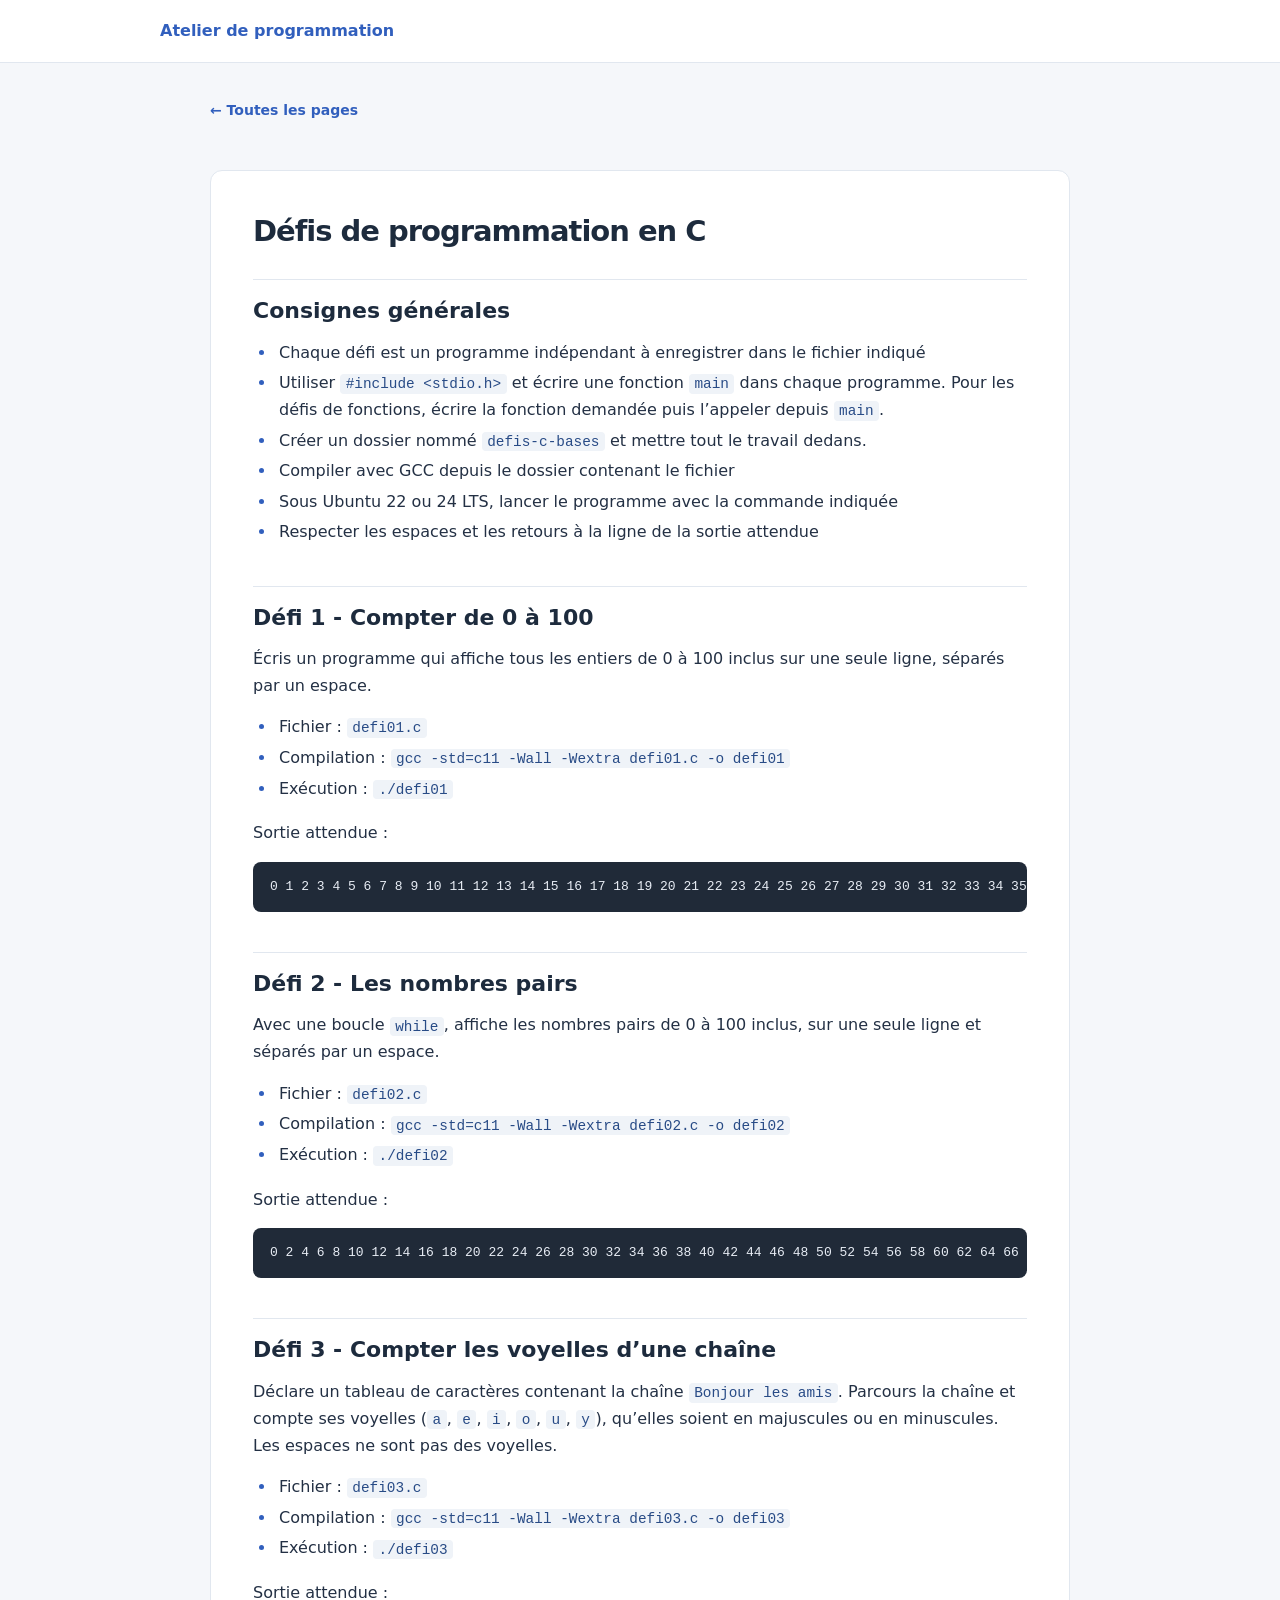
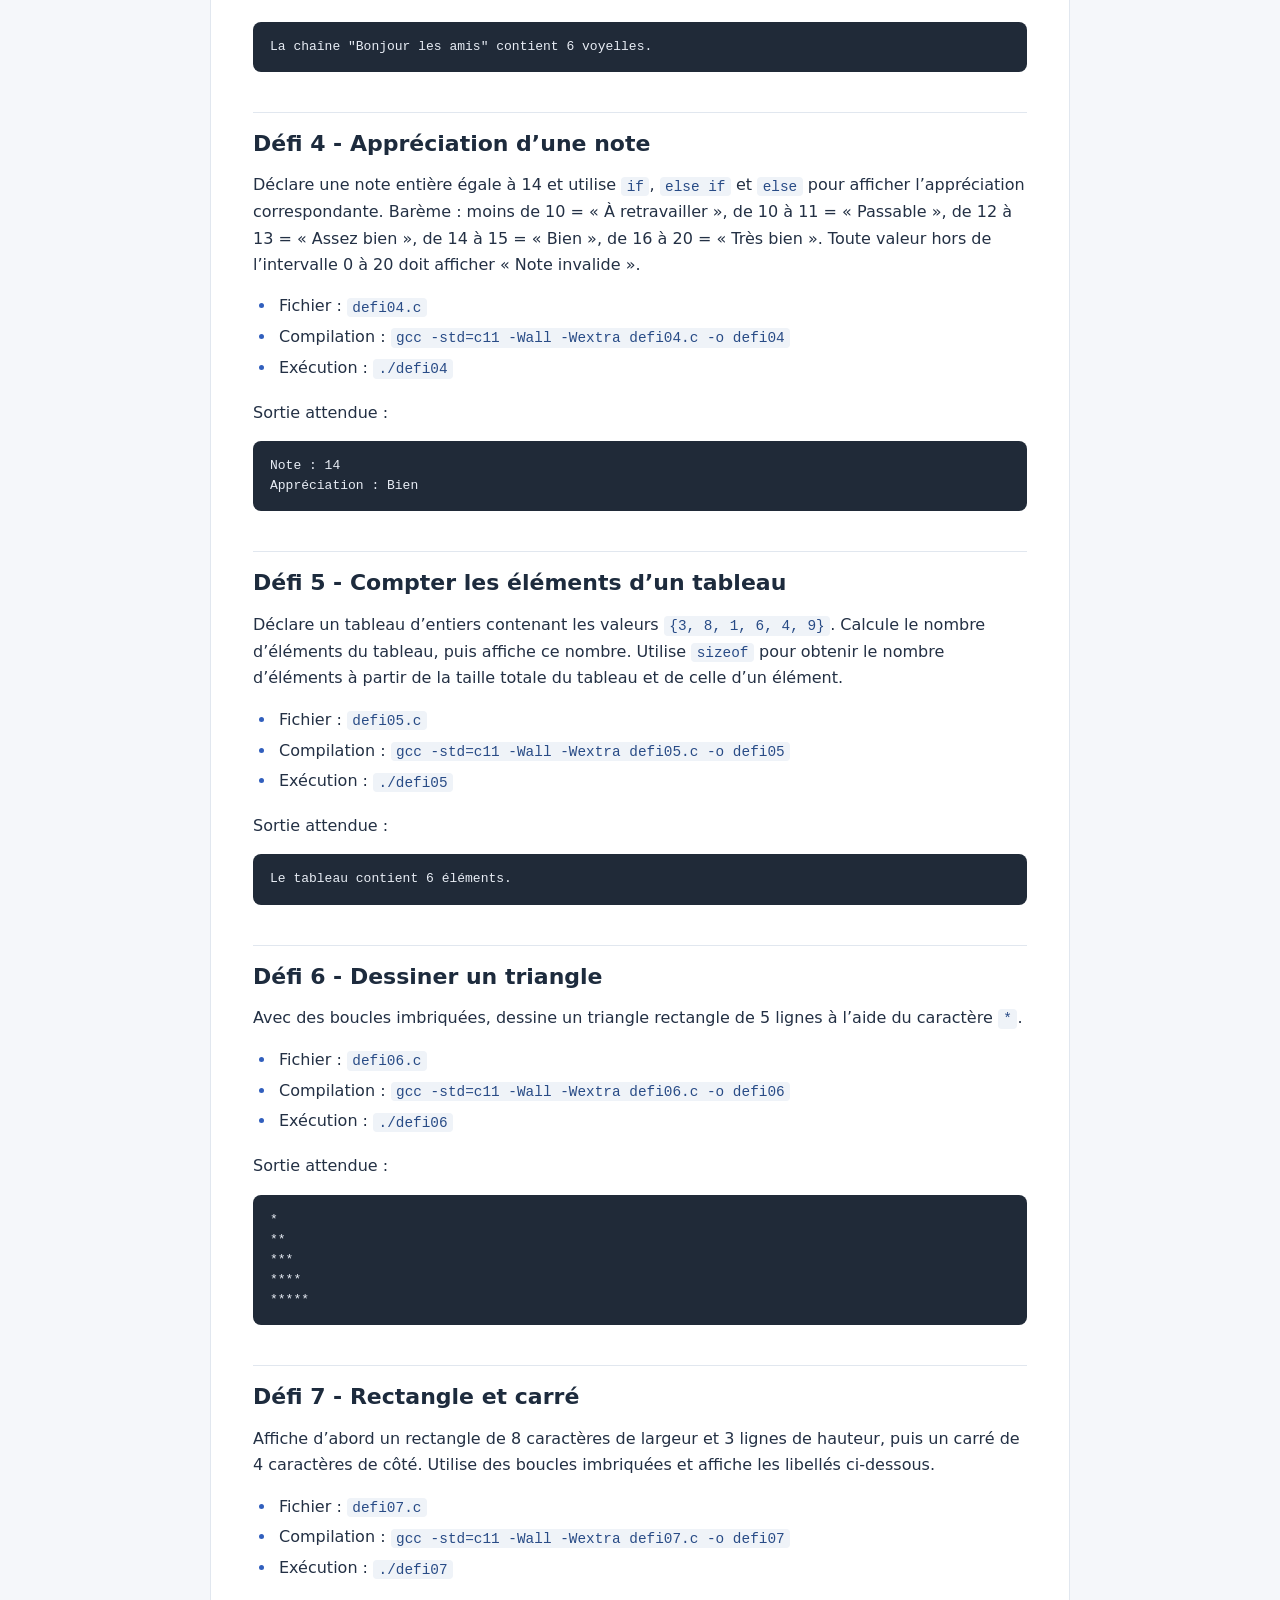
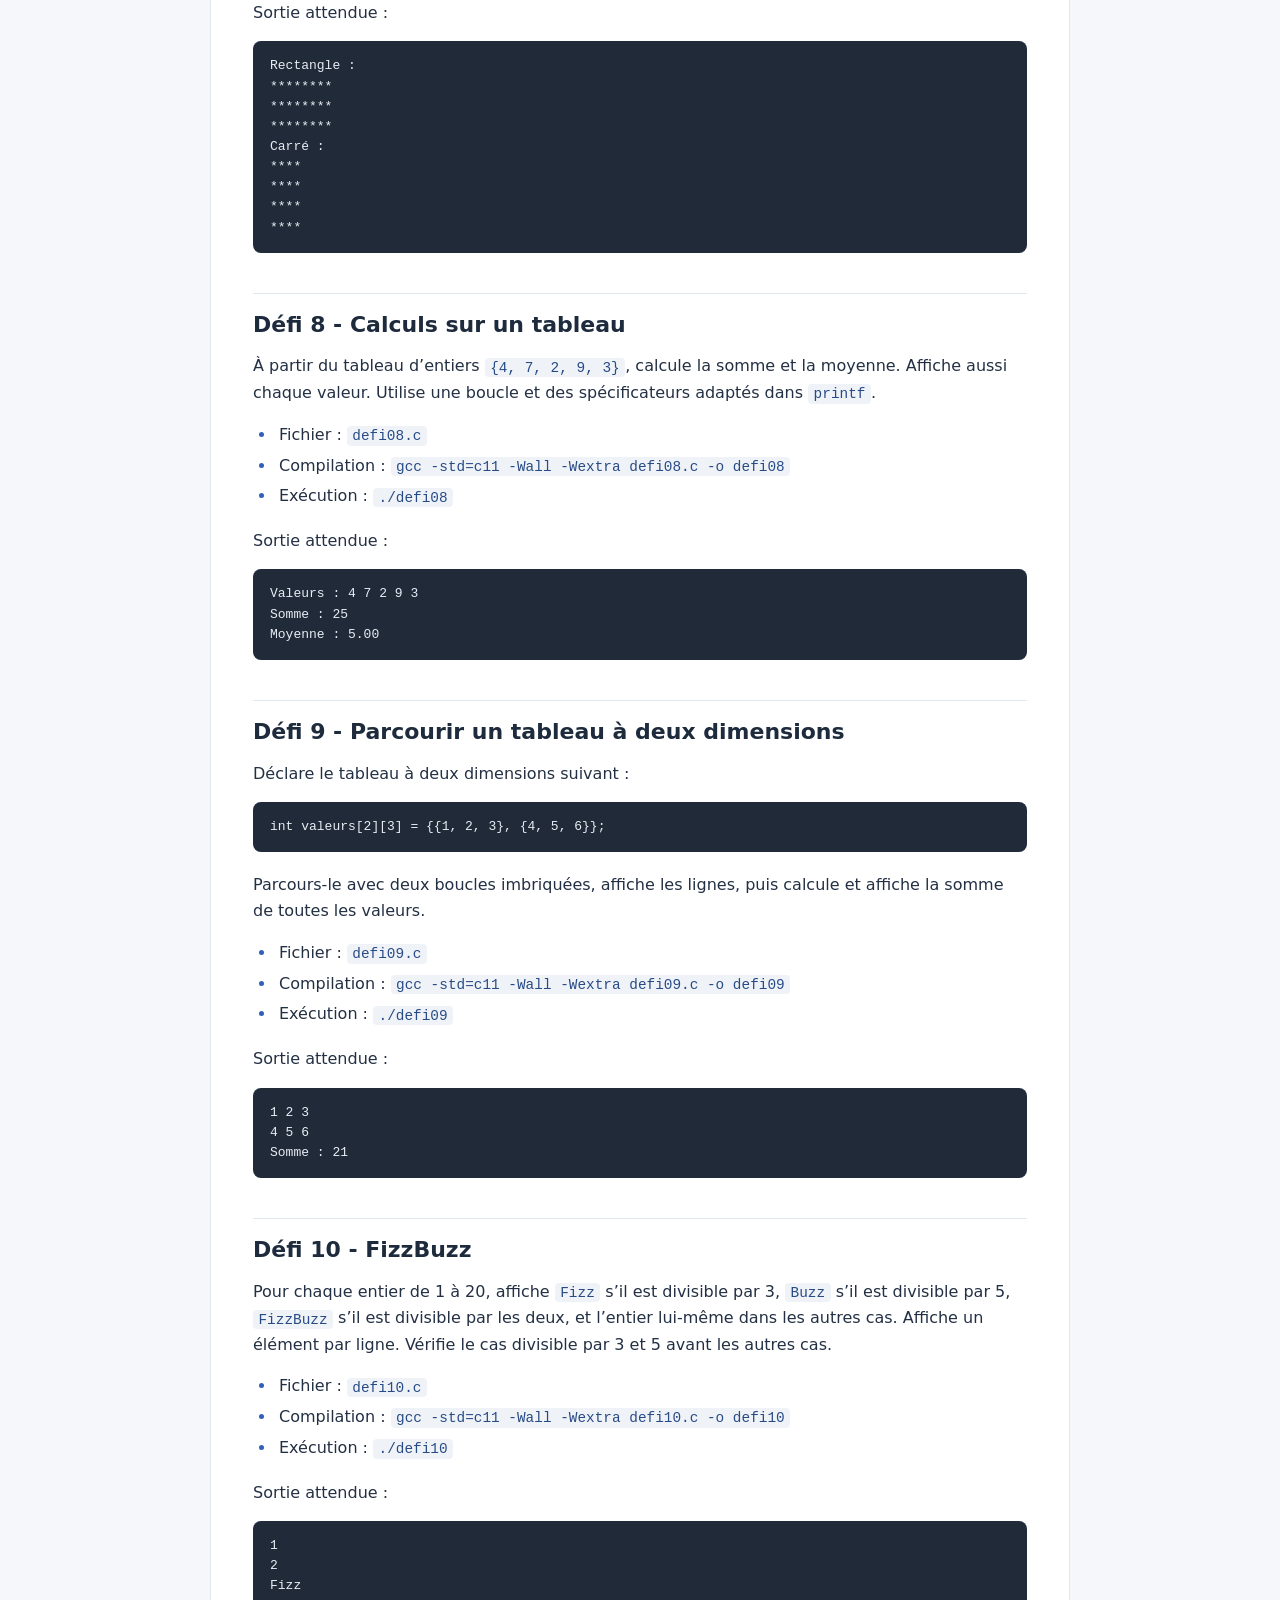
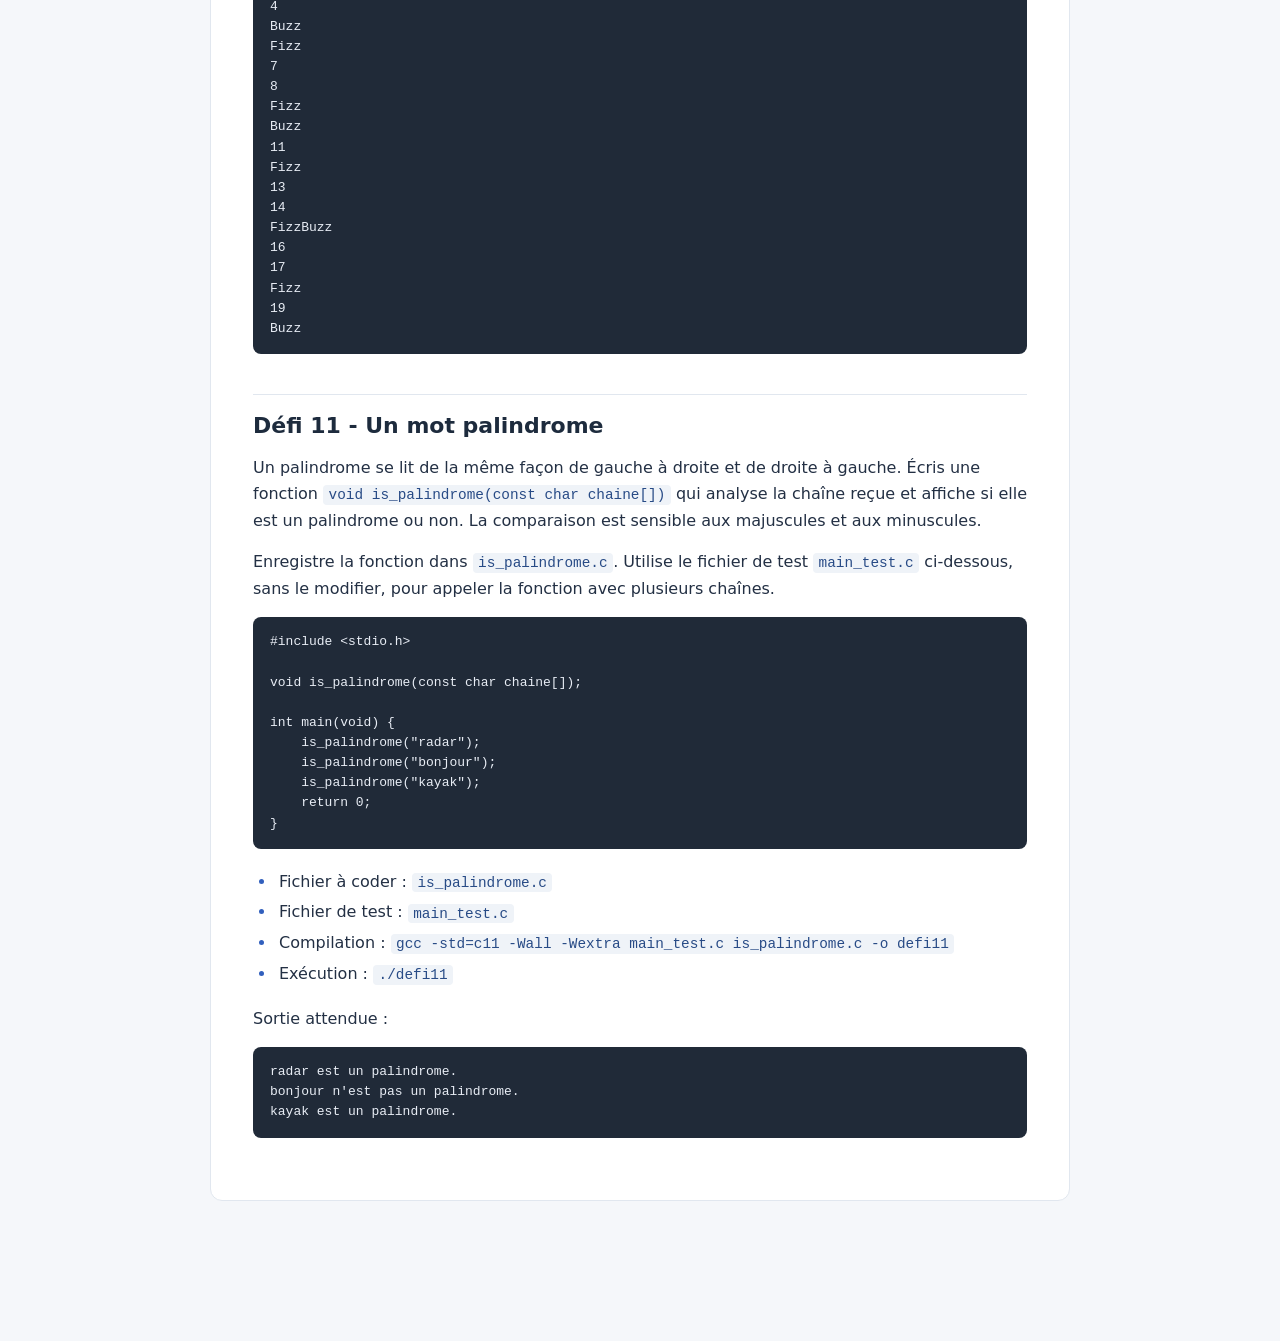
<file: defis-c.html>
<!doctype html>
<html lang="fr">
  <head>
    <meta charset="utf-8">
    <meta name="viewport" content="width=device-width, initial-scale=1">
    <meta name="description" content="Cahier de défis de programmation en C.">
    <title>Défis de programmation en C</title>
    <link rel="stylesheet" href="styles.css">
  </head>
  <body>
    <header class="site-header">
      <a class="site-name" href="index.html">Atelier de programmation</a>
    </header>
    <main class="exercise-page">
      <a class="back-link" href="index.html">← Toutes les pages</a>
      <article class="markdown-body">
        <h1>D&#233;fis de programmation en C</h1>
        <h2>Consignes g&#233;n&#233;rales</h2>
        <ul>
        <li>Chaque d&#233;fi est un programme ind&#233;pendant &#224; enregistrer dans le fichier indiqu&#233;</li>
        <li>Utiliser <code>#include &lt;stdio.h&gt;</code> et &#233;crire une fonction <code>main</code> dans chaque programme. Pour les d&#233;fis de fonctions, &#233;crire la fonction demand&#233;e puis l’appeler depuis <code>main</code>.</li>
        <li>Cr&#233;er un dossier nomm&#233; <code>defis-c-bases</code> et mettre tout le travail dedans.</li>
        <li>Compiler avec GCC depuis le dossier contenant le fichier</li>
        <li>Sous Ubuntu 22 ou 24 LTS, lancer le programme avec la commande indiqu&#233;e</li>
        <li>Respecter les espaces et les retours &#224; la ligne de la sortie attendue</li>
        </ul>
        <h2 id="defi-01">D&#233;fi 1 - Compter de 0 &#224; 100</h2>
        <p>&#201;cris un programme qui affiche tous les entiers de 0 &#224; 100 inclus sur une seule ligne, s&#233;par&#233;s par un espace.</p>
        <ul>
        <li>Fichier : <code>defi01.c</code></li>
        <li>Compilation : <code>gcc -std=c11 -Wall -Wextra defi01.c -o defi01</code></li>
        <li>Ex&#233;cution : <code>./defi01</code></li>
        </ul>
        <p>Sortie attendue :</p>
        <pre><code>0 1 2 3 4 5 6 7 8 9 10 11 12 13 14 15 16 17 18 19 20 21 22 23 24 25 26 27 28 29 30 31 32 33 34 35 36 37 38 39 40 41 42 43 44 45 46 47 48 49 50 51 52 53 54 55 56 57 58 59 60 61 62 63 64 65 66 67 68 69 70 71 72 73 74 75 76 77 78 79 80 81 82 83 84 85 86 87 88 89 90 91 92 93 94 95 96 97 98 99 100</code></pre>
        <h2 id="defi-02">D&#233;fi 2 - Les nombres pairs</h2>
        <p>Avec une boucle <code>while</code>, affiche les nombres pairs de 0 &#224; 100 inclus, sur une seule ligne et s&#233;par&#233;s par un espace.</p>
        <ul>
        <li>Fichier : <code>defi02.c</code></li>
        <li>Compilation : <code>gcc -std=c11 -Wall -Wextra defi02.c -o defi02</code></li>
        <li>Ex&#233;cution : <code>./defi02</code></li>
        </ul>
        <p>Sortie attendue :</p>
        <pre><code>0 2 4 6 8 10 12 14 16 18 20 22 24 26 28 30 32 34 36 38 40 42 44 46 48 50 52 54 56 58 60 62 64 66 68 70 72 74 76 78 80 82 84 86 88 90 92 94 96 98 100</code></pre>
        <h2 id="defi-03">D&#233;fi 3 - Compter les voyelles d’une cha&#238;ne</h2>
        <p>D&#233;clare un tableau de caract&#232;res contenant la cha&#238;ne <code>Bonjour les amis</code>. Parcours la cha&#238;ne et compte ses voyelles (<code>a</code>, <code>e</code>, <code>i</code>, <code>o</code>, <code>u</code>, <code>y</code>), qu’elles soient en majuscules ou en minuscules. Les espaces ne sont pas des voyelles.</p>
        <ul>
        <li>Fichier : <code>defi03.c</code></li>
        <li>Compilation : <code>gcc -std=c11 -Wall -Wextra defi03.c -o defi03</code></li>
        <li>Ex&#233;cution : <code>./defi03</code></li>
        </ul>
        <p>Sortie attendue :</p>
        <pre><code>La cha&#238;ne &quot;Bonjour les amis&quot; contient 6 voyelles.</code></pre>
        <h2 id="defi-04">D&#233;fi 4 - Appr&#233;ciation d’une note</h2>
        <p>D&#233;clare une note enti&#232;re &#233;gale &#224; 14 et utilise <code>if</code>, <code>else if</code> et <code>else</code> pour afficher l’appr&#233;ciation correspondante. Bar&#232;me : moins de 10 = &#171; &#192; retravailler &#187;, de 10 &#224; 11 = &#171; Passable &#187;, de 12 &#224; 13 = &#171; Assez bien &#187;, de 14 &#224; 15 = &#171; Bien &#187;, de 16 &#224; 20 = &#171; Tr&#232;s bien &#187;. Toute valeur hors de l’intervalle 0 &#224; 20 doit afficher &#171; Note invalide &#187;.</p>
        <ul>
        <li>Fichier : <code>defi04.c</code></li>
        <li>Compilation : <code>gcc -std=c11 -Wall -Wextra defi04.c -o defi04</code></li>
        <li>Ex&#233;cution : <code>./defi04</code></li>
        </ul>
        <p>Sortie attendue :</p>
        <pre><code>Note : 14
Appr&#233;ciation : Bien</code></pre>
        <h2 id="defi-05">D&#233;fi 5 - Compter les &#233;l&#233;ments d’un tableau</h2>
        <p>D&#233;clare un tableau d’entiers contenant les valeurs <code>{3, 8, 1, 6, 4, 9}</code>. Calcule le nombre d’&#233;l&#233;ments du tableau, puis affiche ce nombre. Utilise <code>sizeof</code> pour obtenir le nombre d’&#233;l&#233;ments &#224; partir de la taille totale du tableau et de celle d’un &#233;l&#233;ment.</p>
        <ul>
        <li>Fichier : <code>defi05.c</code></li>
        <li>Compilation : <code>gcc -std=c11 -Wall -Wextra defi05.c -o defi05</code></li>
        <li>Ex&#233;cution : <code>./defi05</code></li>
        </ul>
        <p>Sortie attendue :</p>
        <pre><code>Le tableau contient 6 &#233;l&#233;ments.</code></pre>
        <h2 id="defi-06">D&#233;fi 6 - Dessiner un triangle</h2>
        <p>Avec des boucles imbriqu&#233;es, dessine un triangle rectangle de 5 lignes &#224; l’aide du caract&#232;re <code>*</code>.</p>
        <ul>
        <li>Fichier : <code>defi06.c</code></li>
        <li>Compilation : <code>gcc -std=c11 -Wall -Wextra defi06.c -o defi06</code></li>
        <li>Ex&#233;cution : <code>./defi06</code></li>
        </ul>
        <p>Sortie attendue :</p>
        <pre><code>*
**
***
****
*****</code></pre>
        <h2 id="defi-07">D&#233;fi 7 - Rectangle et carr&#233;</h2>
        <p>Affiche d’abord un rectangle de 8 caract&#232;res de largeur et 3 lignes de hauteur, puis un carr&#233; de 4 caract&#232;res de c&#244;t&#233;. Utilise des boucles imbriqu&#233;es et affiche les libell&#233;s ci-dessous.</p>
        <ul>
        <li>Fichier : <code>defi07.c</code></li>
        <li>Compilation : <code>gcc -std=c11 -Wall -Wextra defi07.c -o defi07</code></li>
        <li>Ex&#233;cution : <code>./defi07</code></li>
        </ul>
        <p>Sortie attendue :</p>
        <pre><code>Rectangle :
********
********
********
Carr&#233; :
****
****
****
****</code></pre>
        <h2 id="defi-08">D&#233;fi 8 - Calculs sur un tableau</h2>
        <p>&#192; partir du tableau d’entiers <code>{4, 7, 2, 9, 3}</code>, calcule la somme et la moyenne. Affiche aussi chaque valeur. Utilise une boucle et des sp&#233;cificateurs adapt&#233;s dans <code>printf</code>.</p>
        <ul>
        <li>Fichier : <code>defi08.c</code></li>
        <li>Compilation : <code>gcc -std=c11 -Wall -Wextra defi08.c -o defi08</code></li>
        <li>Ex&#233;cution : <code>./defi08</code></li>
        </ul>
        <p>Sortie attendue :</p>
        <pre><code>Valeurs : 4 7 2 9 3
Somme : 25
Moyenne : 5.00</code></pre>
        <h2 id="defi-09">D&#233;fi 9 - Parcourir un tableau &#224; deux dimensions</h2>
        <p>D&#233;clare le tableau &#224; deux dimensions suivant :</p>
        <pre><code>int valeurs[2][3] = {{1, 2, 3}, {4, 5, 6}};</code></pre>
        <p>Parcours-le avec deux boucles imbriqu&#233;es, affiche les lignes, puis calcule et affiche la somme de toutes les valeurs.</p>
        <ul>
        <li>Fichier : <code>defi09.c</code></li>
        <li>Compilation : <code>gcc -std=c11 -Wall -Wextra defi09.c -o defi09</code></li>
        <li>Ex&#233;cution : <code>./defi09</code></li>
        </ul>
        <p>Sortie attendue :</p>
        <pre><code>1 2 3
4 5 6
Somme : 21</code></pre>
        <h2 id="defi-10">D&#233;fi 10 - FizzBuzz</h2>
        <p>Pour chaque entier de 1 &#224; 20, affiche <code>Fizz</code> s’il est divisible par 3, <code>Buzz</code> s’il est divisible par 5, <code>FizzBuzz</code> s’il est divisible par les deux, et l’entier lui-m&#234;me dans les autres cas. Affiche un &#233;l&#233;ment par ligne. V&#233;rifie le cas divisible par 3 et 5 avant les autres cas.</p>
        <ul>
        <li>Fichier : <code>defi10.c</code></li>
        <li>Compilation : <code>gcc -std=c11 -Wall -Wextra defi10.c -o defi10</code></li>
        <li>Ex&#233;cution : <code>./defi10</code></li>
        </ul>
        <p>Sortie attendue :</p>
        <pre><code>1
2
Fizz
4
Buzz
Fizz
7
8
Fizz
Buzz
11
Fizz
13
14
FizzBuzz
16
17
Fizz
19
Buzz</code></pre>
        <h2 id="defi-11">D&#233;fi 11 - Un mot palindrome</h2>
        <p>Un palindrome se lit de la m&#234;me fa&#231;on de gauche &#224; droite et de droite &#224; gauche. &#201;cris une fonction <code>void is_palindrome(const char chaine[])</code> qui analyse la cha&#238;ne re&#231;ue et affiche si elle est un palindrome ou non. La comparaison est sensible aux majuscules et aux minuscules.</p>
        <p>Enregistre la fonction dans <code>is_palindrome.c</code>. Utilise le fichier de test <code>main_test.c</code> ci-dessous, sans le modifier, pour appeler la fonction avec plusieurs cha&#238;nes.</p>
        <pre><code>#include &lt;stdio.h&gt;

void is_palindrome(const char chaine[]);

int main(void) {
    is_palindrome(&quot;radar&quot;);
    is_palindrome(&quot;bonjour&quot;);
    is_palindrome(&quot;kayak&quot;);
    return 0;
}</code></pre>
        <ul>
        <li>Fichier &#224; coder : <code>is_palindrome.c</code></li>
        <li>Fichier de test : <code>main_test.c</code></li>
        <li>Compilation : <code>gcc -std=c11 -Wall -Wextra main_test.c is_palindrome.c -o defi11</code></li>
        <li>Ex&#233;cution : <code>./defi11</code></li>
        </ul>
        <p>Sortie attendue :</p>
        <pre><code>radar est un palindrome.
bonjour n&#39;est pas un palindrome.
kayak est un palindrome.</code></pre>
      </article>
    </main>
  </body>
</html>
</file>
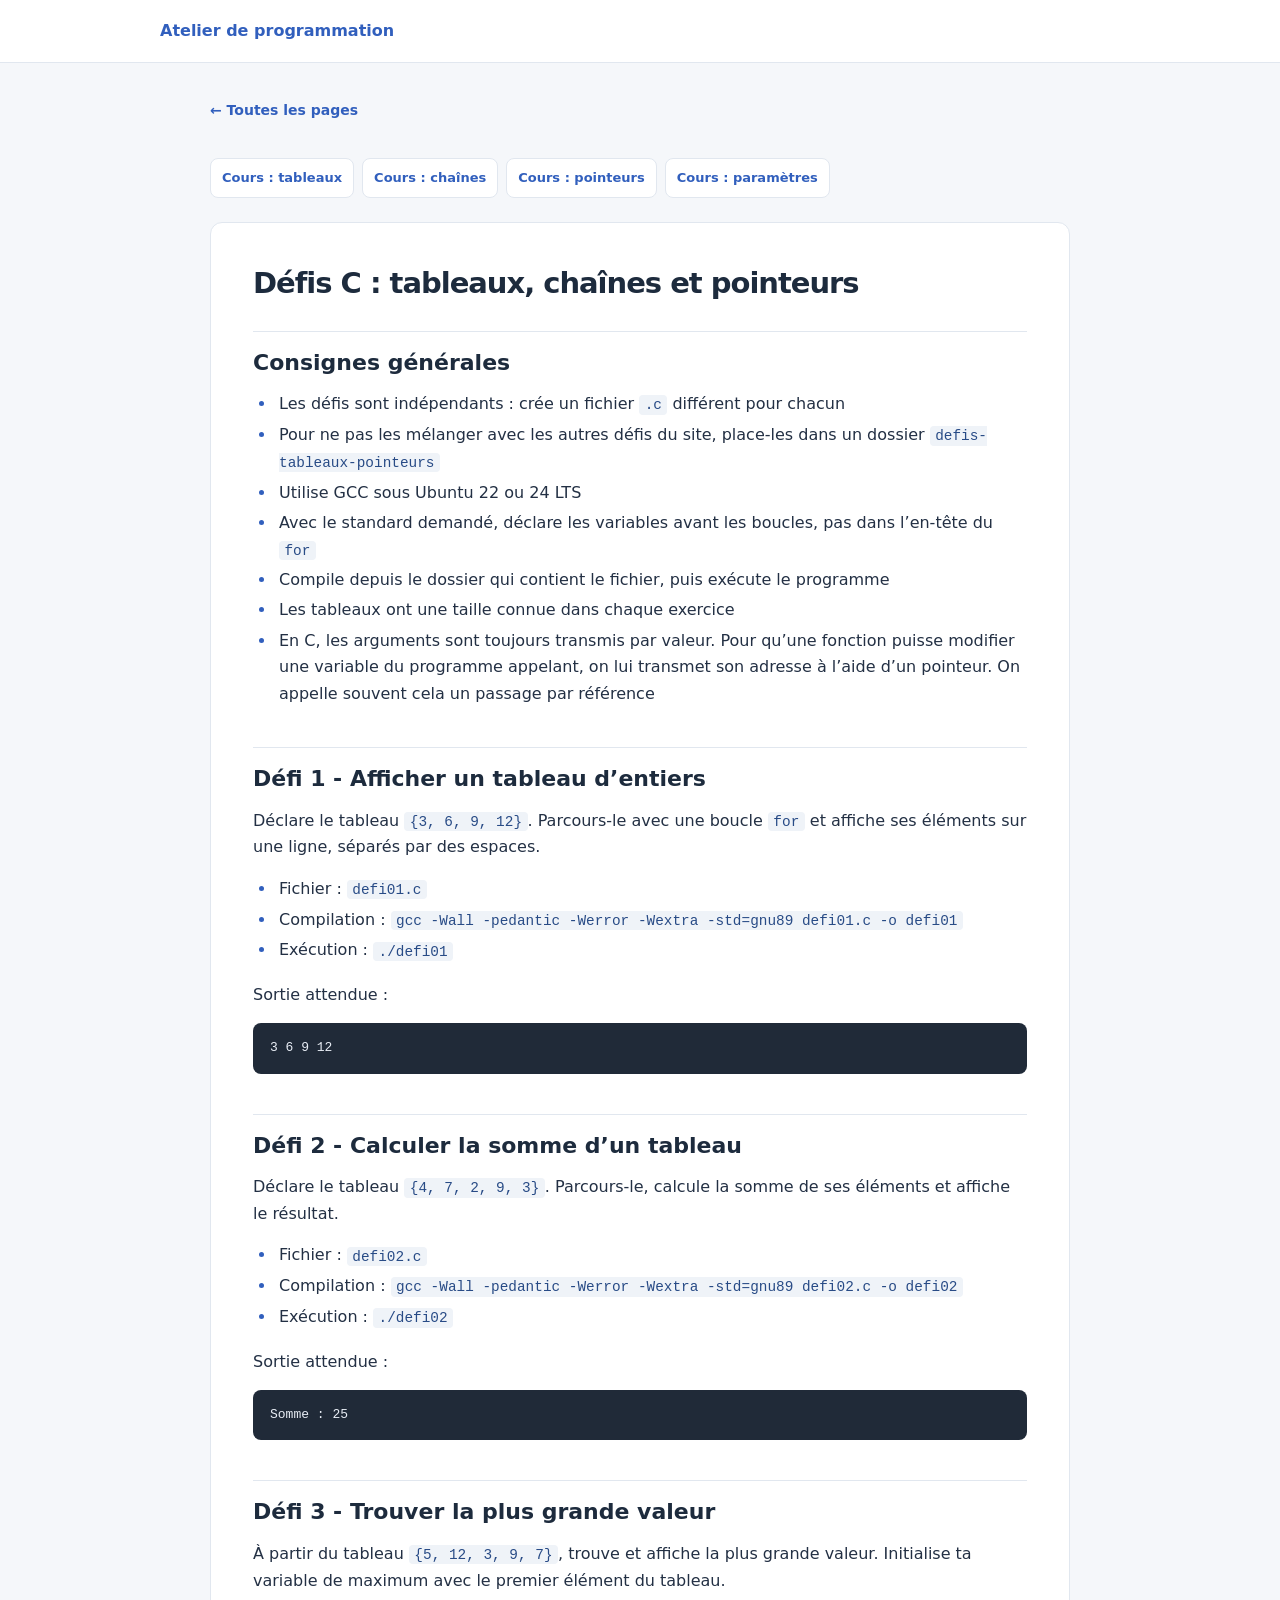
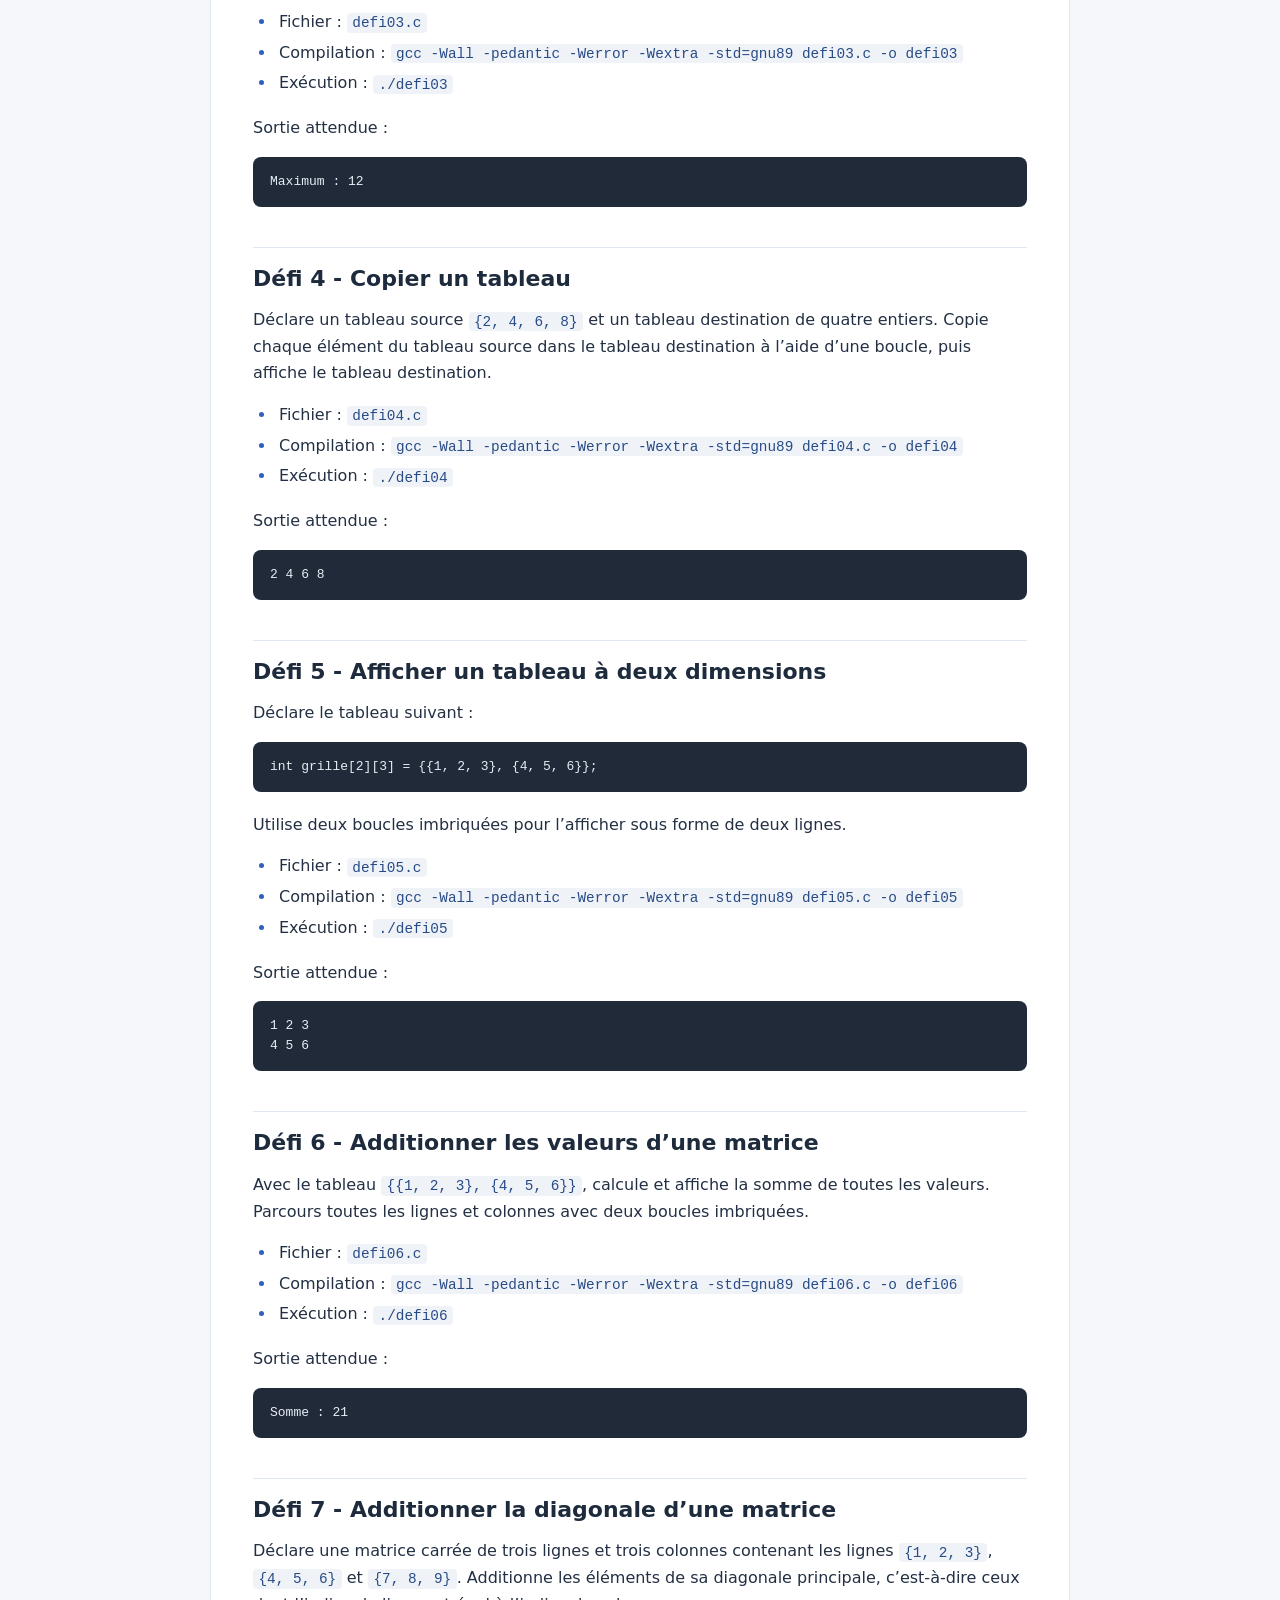
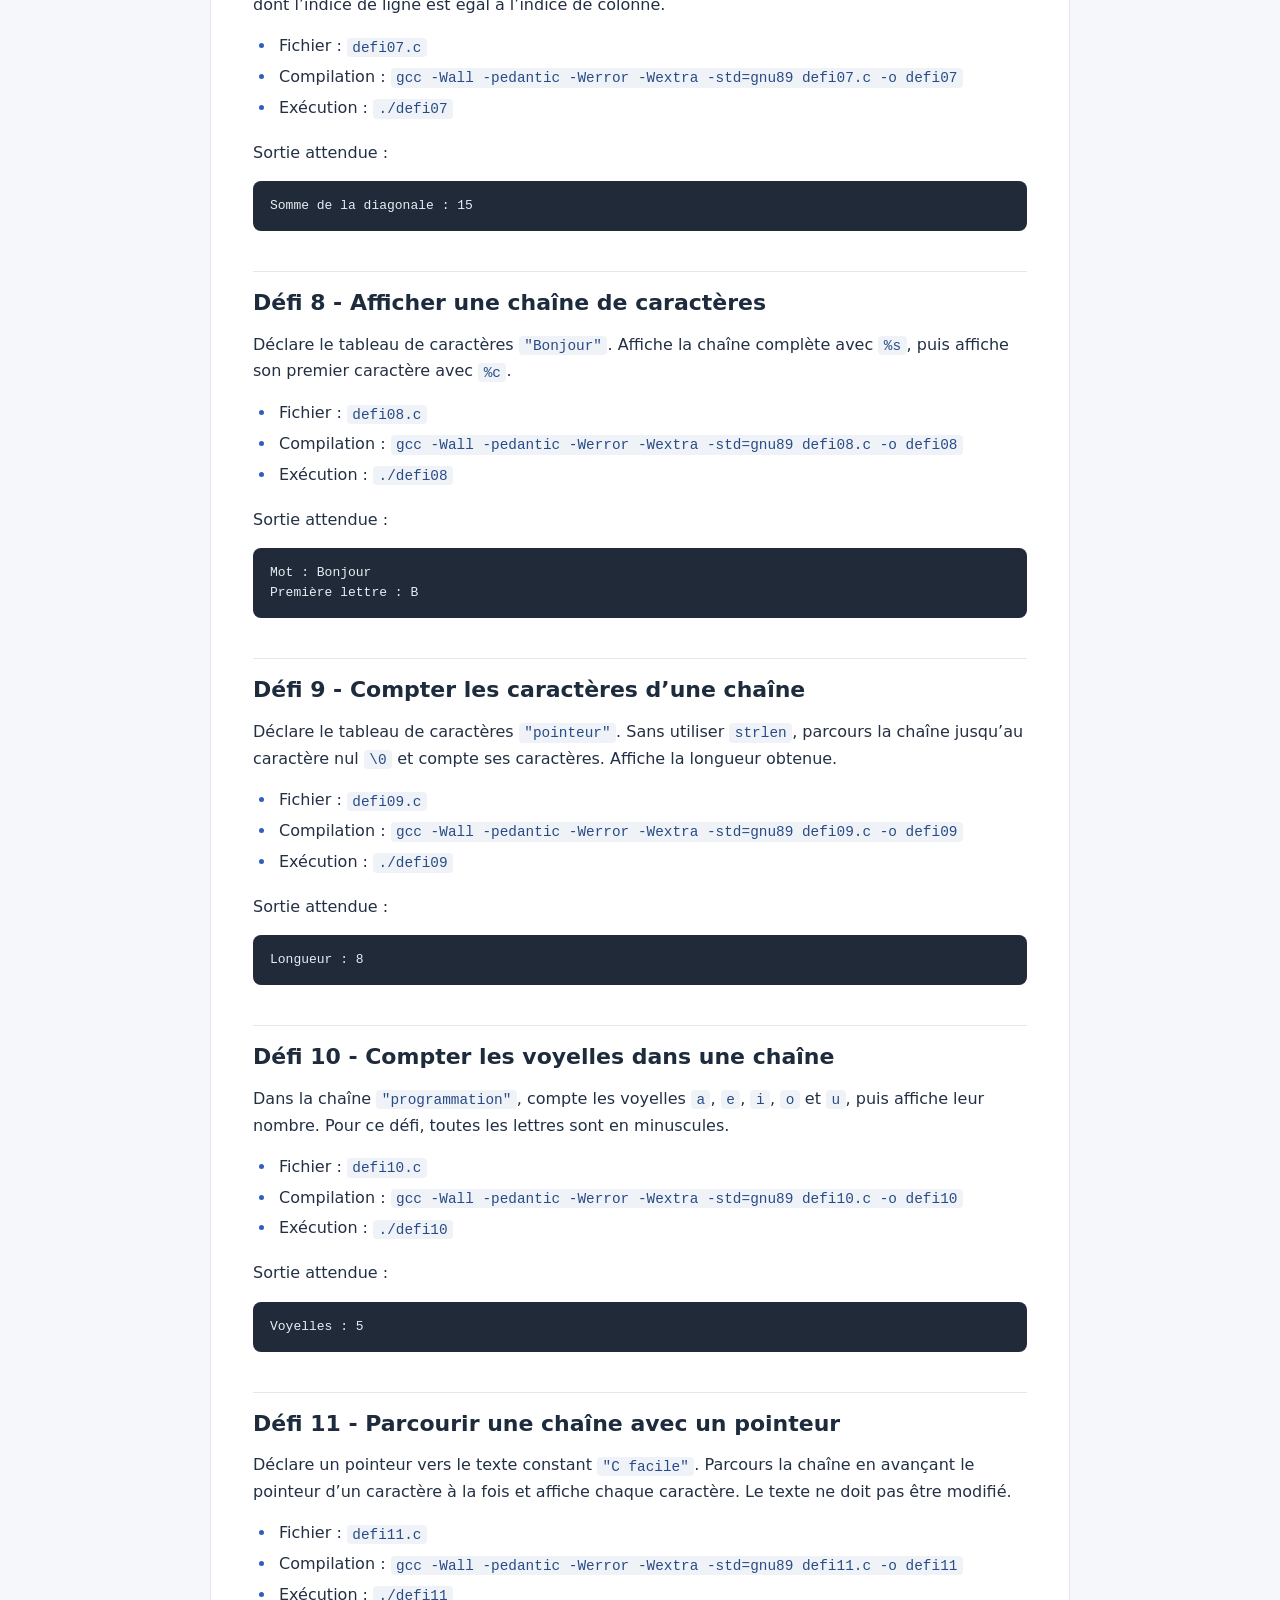
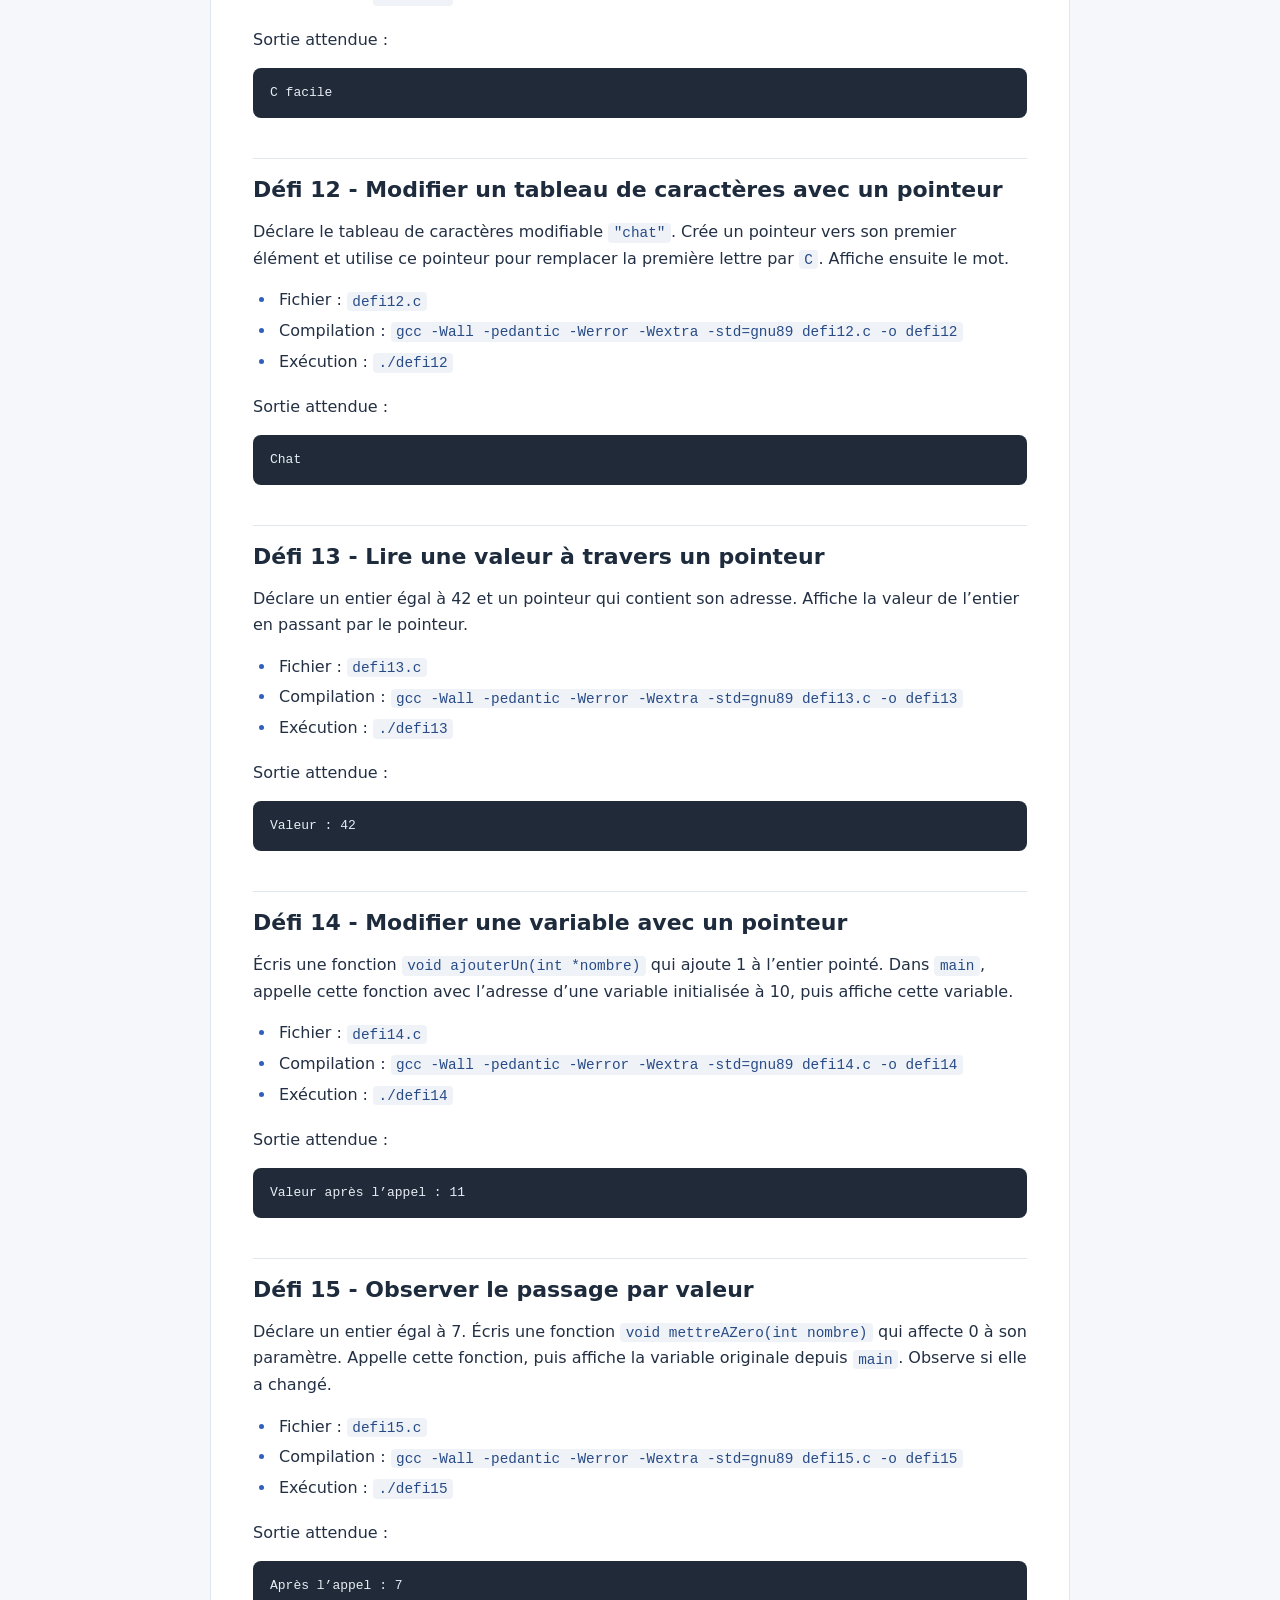
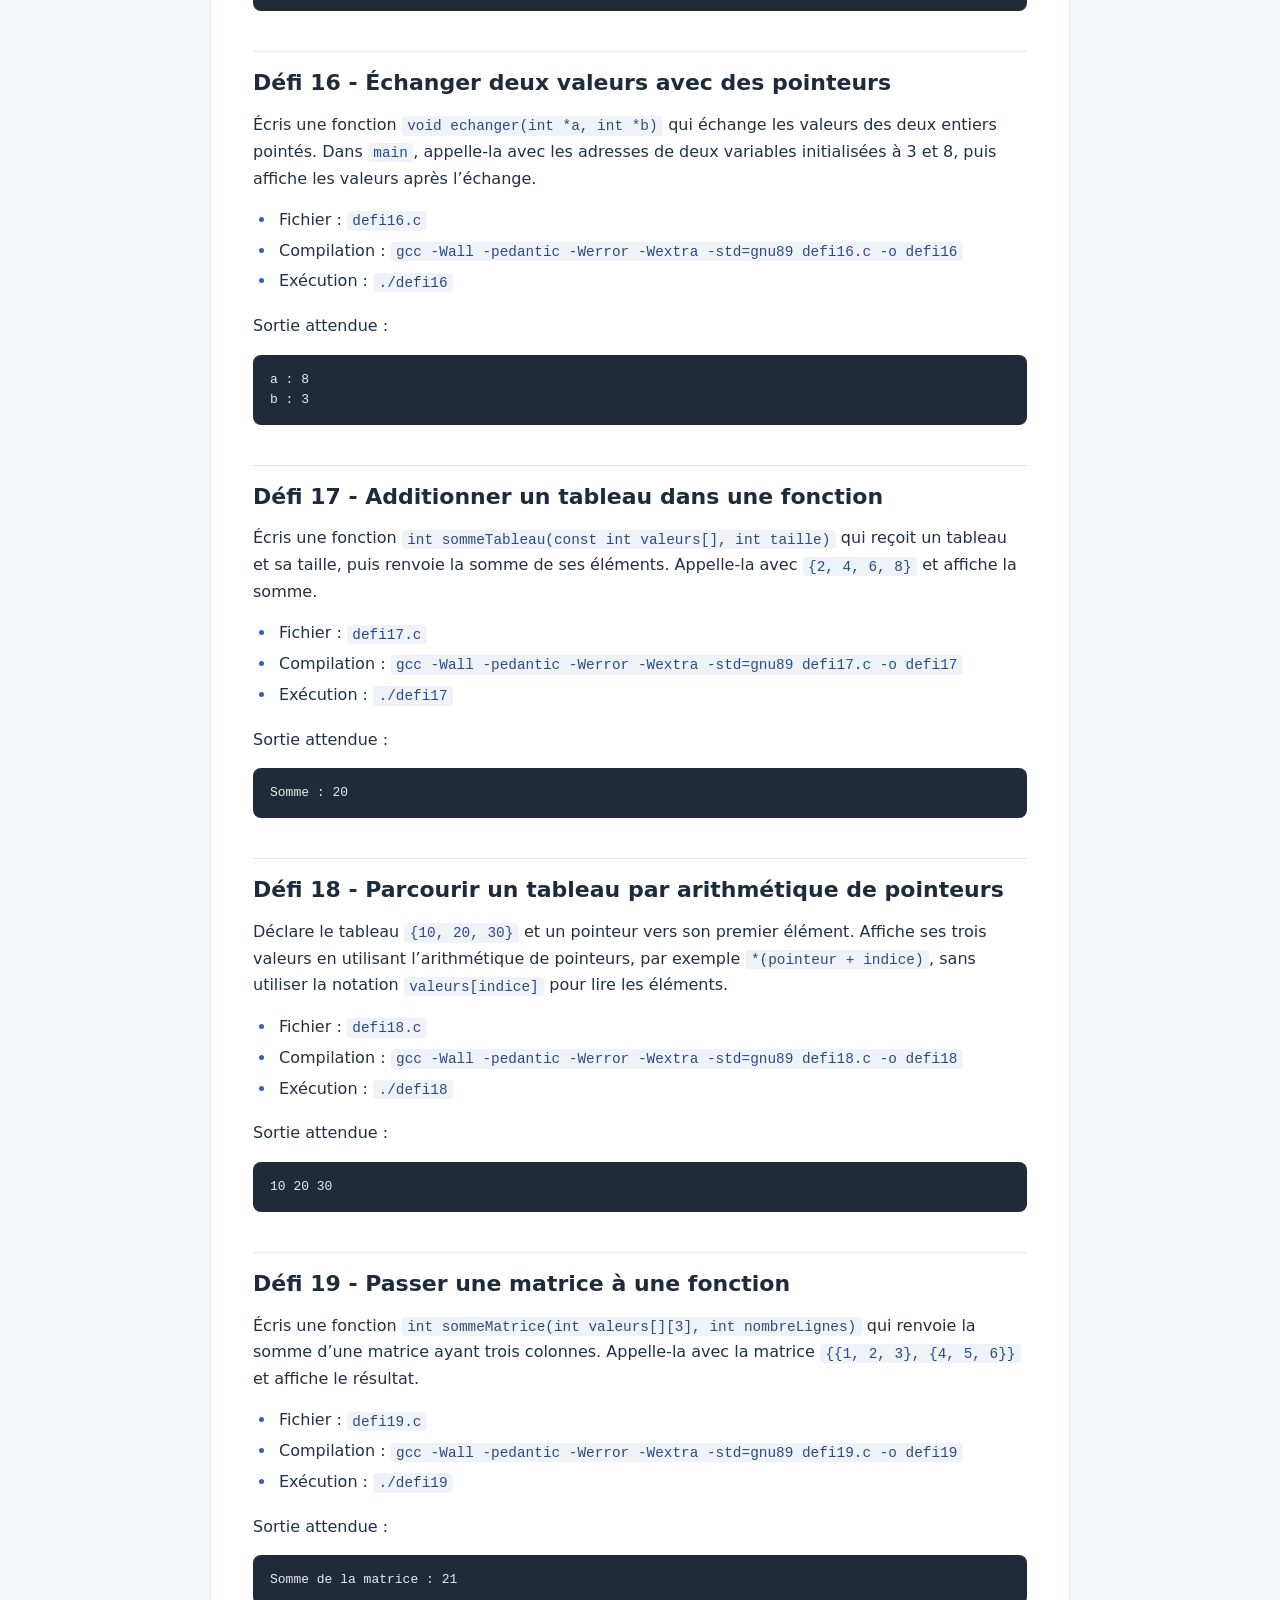
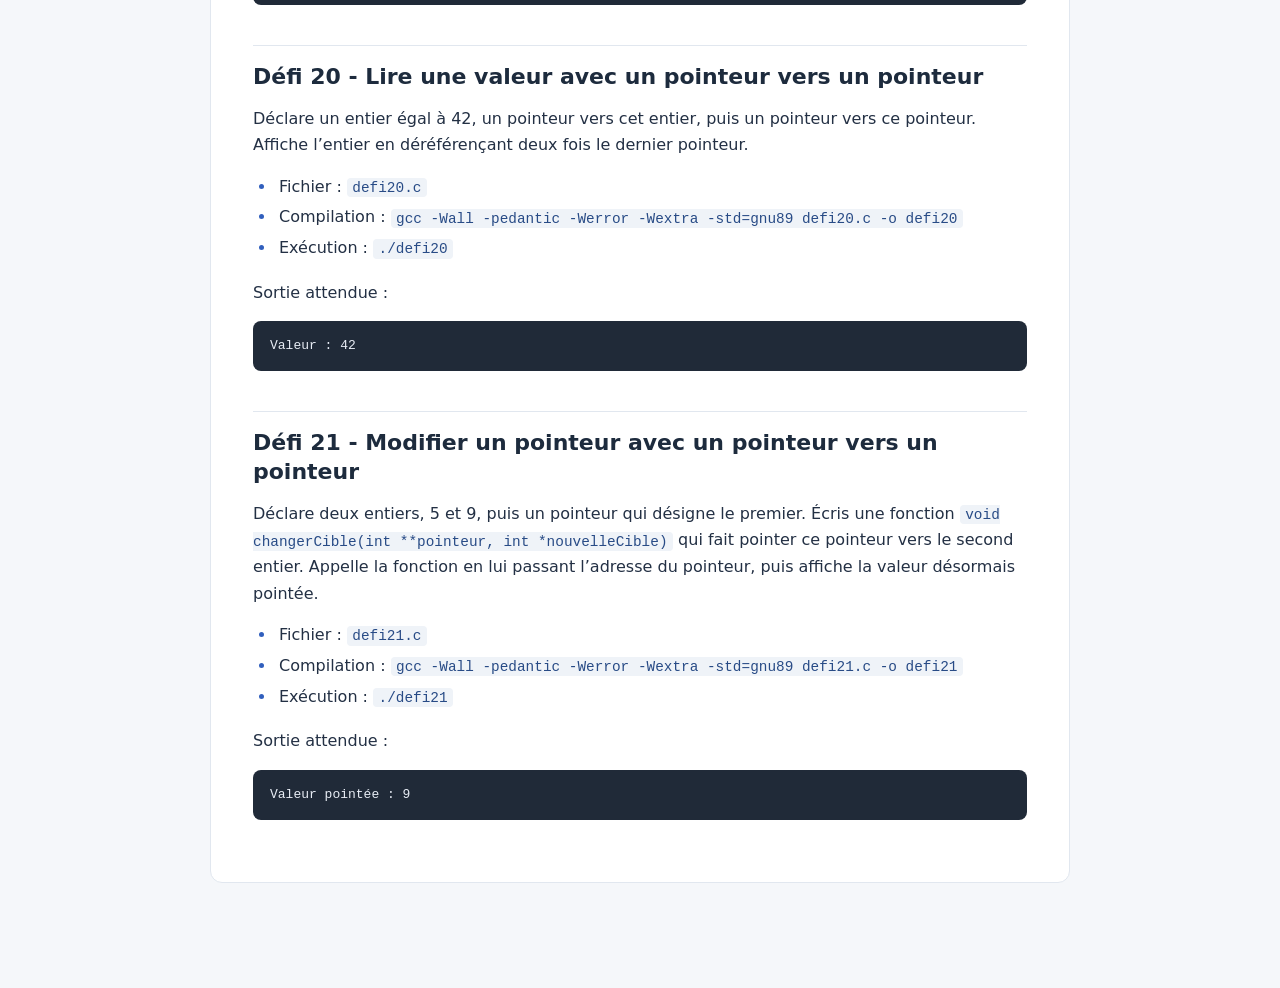
<file: defis-pointeurs-c.html>
<!doctype html>
<html lang="fr">
  <head>
    <meta charset="utf-8">
    <meta name="viewport" content="width=device-width, initial-scale=1">
    <meta name="description" content="Défis progressifs sur les tableaux, chaînes et pointeurs en C.">
    <title>Défis C : tableaux, chaînes et pointeurs</title>
    <link rel="stylesheet" href="styles.css">
  </head>
  <body>
    <header class="site-header">
      <a class="site-name" href="index.html">Atelier de programmation</a>
    </header>
    <main class="exercise-page">
      <a class="back-link" href="index.html">← Toutes les pages</a>
      <nav class="course-path exercise-course-links" aria-label="Cours de révision associés">
  <a href="cours-tableaux-c.html">Cours : tableaux</a>
  <a href="cours-chaines-c.html">Cours : chaînes</a>
  <a href="cours-pointeurs-c.html">Cours : pointeurs</a>
  <a href="cours-passage-parametres-c.html">Cours : paramètres</a>
</nav>
      <article class="markdown-body">
        <h1>D&#233;fis C : tableaux, cha&#238;nes et pointeurs</h1>
        <h2>Consignes g&#233;n&#233;rales</h2>
        <ul>
        <li>Les d&#233;fis sont ind&#233;pendants : cr&#233;e un fichier <code>.c</code> diff&#233;rent pour chacun</li>
        <li>Pour ne pas les m&#233;langer avec les autres d&#233;fis du site, place-les dans un dossier <code>defis-tableaux-pointeurs</code></li>
        <li>Utilise GCC sous Ubuntu 22 ou 24 LTS</li>
        <li>Avec le standard demand&#233;, d&#233;clare les variables avant les boucles, pas dans l’en-t&#234;te du <code>for</code></li>
        <li>Compile depuis le dossier qui contient le fichier, puis ex&#233;cute le programme</li>
        <li>Les tableaux ont une taille connue dans chaque exercice</li>
        <li>En C, les arguments sont toujours transmis par valeur. Pour qu’une fonction puisse modifier une variable du programme appelant, on lui transmet son adresse &#224; l’aide d’un pointeur. On appelle souvent cela un passage par r&#233;f&#233;rence</li>
        </ul>
        <h2 id="defi-01">D&#233;fi 1 - Afficher un tableau d’entiers</h2>
        <p>D&#233;clare le tableau <code>{3, 6, 9, 12}</code>. Parcours-le avec une boucle <code>for</code> et affiche ses &#233;l&#233;ments sur une ligne, s&#233;par&#233;s par des espaces.</p>
        <ul>
        <li>Fichier : <code>defi01.c</code></li>
        <li>Compilation : <code>gcc -Wall -pedantic -Werror -Wextra -std=gnu89 defi01.c -o defi01</code></li>
        <li>Ex&#233;cution : <code>./defi01</code></li>
        </ul>
        <p>Sortie attendue :</p>
        <pre><code>3 6 9 12</code></pre>
        <h2 id="defi-02">D&#233;fi 2 - Calculer la somme d’un tableau</h2>
        <p>D&#233;clare le tableau <code>{4, 7, 2, 9, 3}</code>. Parcours-le, calcule la somme de ses &#233;l&#233;ments et affiche le r&#233;sultat.</p>
        <ul>
        <li>Fichier : <code>defi02.c</code></li>
        <li>Compilation : <code>gcc -Wall -pedantic -Werror -Wextra -std=gnu89 defi02.c -o defi02</code></li>
        <li>Ex&#233;cution : <code>./defi02</code></li>
        </ul>
        <p>Sortie attendue :</p>
        <pre><code>Somme : 25</code></pre>
        <h2 id="defi-03">D&#233;fi 3 - Trouver la plus grande valeur</h2>
        <p>&#192; partir du tableau <code>{5, 12, 3, 9, 7}</code>, trouve et affiche la plus grande valeur. Initialise ta variable de maximum avec le premier &#233;l&#233;ment du tableau.</p>
        <ul>
        <li>Fichier : <code>defi03.c</code></li>
        <li>Compilation : <code>gcc -Wall -pedantic -Werror -Wextra -std=gnu89 defi03.c -o defi03</code></li>
        <li>Ex&#233;cution : <code>./defi03</code></li>
        </ul>
        <p>Sortie attendue :</p>
        <pre><code>Maximum : 12</code></pre>
        <h2 id="defi-04">D&#233;fi 4 - Copier un tableau</h2>
        <p>D&#233;clare un tableau source <code>{2, 4, 6, 8}</code> et un tableau destination de quatre entiers. Copie chaque &#233;l&#233;ment du tableau source dans le tableau destination &#224; l’aide d’une boucle, puis affiche le tableau destination.</p>
        <ul>
        <li>Fichier : <code>defi04.c</code></li>
        <li>Compilation : <code>gcc -Wall -pedantic -Werror -Wextra -std=gnu89 defi04.c -o defi04</code></li>
        <li>Ex&#233;cution : <code>./defi04</code></li>
        </ul>
        <p>Sortie attendue :</p>
        <pre><code>2 4 6 8</code></pre>
        <h2 id="defi-05">D&#233;fi 5 - Afficher un tableau &#224; deux dimensions</h2>
        <p>D&#233;clare le tableau suivant :</p>
        <pre><code>int grille[2][3] = {{1, 2, 3}, {4, 5, 6}};</code></pre>
        <p>Utilise deux boucles imbriqu&#233;es pour l’afficher sous forme de deux lignes.</p>
        <ul>
        <li>Fichier : <code>defi05.c</code></li>
        <li>Compilation : <code>gcc -Wall -pedantic -Werror -Wextra -std=gnu89 defi05.c -o defi05</code></li>
        <li>Ex&#233;cution : <code>./defi05</code></li>
        </ul>
        <p>Sortie attendue :</p>
        <pre><code>1 2 3
4 5 6</code></pre>
        <h2 id="defi-06">D&#233;fi 6 - Additionner les valeurs d’une matrice</h2>
        <p>Avec le tableau <code>{{1, 2, 3}, {4, 5, 6}}</code>, calcule et affiche la somme de toutes les valeurs. Parcours toutes les lignes et colonnes avec deux boucles imbriqu&#233;es.</p>
        <ul>
        <li>Fichier : <code>defi06.c</code></li>
        <li>Compilation : <code>gcc -Wall -pedantic -Werror -Wextra -std=gnu89 defi06.c -o defi06</code></li>
        <li>Ex&#233;cution : <code>./defi06</code></li>
        </ul>
        <p>Sortie attendue :</p>
        <pre><code>Somme : 21</code></pre>
        <h2 id="defi-07">D&#233;fi 7 - Additionner la diagonale d’une matrice</h2>
        <p>D&#233;clare une matrice carr&#233;e de trois lignes et trois colonnes contenant les lignes <code>{1, 2, 3}</code>, <code>{4, 5, 6}</code> et <code>{7, 8, 9}</code>. Additionne les &#233;l&#233;ments de sa diagonale principale, c’est-&#224;-dire ceux dont l’indice de ligne est &#233;gal &#224; l’indice de colonne.</p>
        <ul>
        <li>Fichier : <code>defi07.c</code></li>
        <li>Compilation : <code>gcc -Wall -pedantic -Werror -Wextra -std=gnu89 defi07.c -o defi07</code></li>
        <li>Ex&#233;cution : <code>./defi07</code></li>
        </ul>
        <p>Sortie attendue :</p>
        <pre><code>Somme de la diagonale : 15</code></pre>
        <h2 id="defi-08">D&#233;fi 8 - Afficher une cha&#238;ne de caract&#232;res</h2>
        <p>D&#233;clare le tableau de caract&#232;res <code>&quot;Bonjour&quot;</code>. Affiche la cha&#238;ne compl&#232;te avec <code>%s</code>, puis affiche son premier caract&#232;re avec <code>%c</code>.</p>
        <ul>
        <li>Fichier : <code>defi08.c</code></li>
        <li>Compilation : <code>gcc -Wall -pedantic -Werror -Wextra -std=gnu89 defi08.c -o defi08</code></li>
        <li>Ex&#233;cution : <code>./defi08</code></li>
        </ul>
        <p>Sortie attendue :</p>
        <pre><code>Mot : Bonjour
Premi&#232;re lettre : B</code></pre>
        <h2 id="defi-09">D&#233;fi 9 - Compter les caract&#232;res d’une cha&#238;ne</h2>
        <p>D&#233;clare le tableau de caract&#232;res <code>&quot;pointeur&quot;</code>. Sans utiliser <code>strlen</code>, parcours la cha&#238;ne jusqu’au caract&#232;re nul <code>\0</code> et compte ses caract&#232;res. Affiche la longueur obtenue.</p>
        <ul>
        <li>Fichier : <code>defi09.c</code></li>
        <li>Compilation : <code>gcc -Wall -pedantic -Werror -Wextra -std=gnu89 defi09.c -o defi09</code></li>
        <li>Ex&#233;cution : <code>./defi09</code></li>
        </ul>
        <p>Sortie attendue :</p>
        <pre><code>Longueur : 8</code></pre>
        <h2 id="defi-10">D&#233;fi 10 - Compter les voyelles dans une cha&#238;ne</h2>
        <p>Dans la cha&#238;ne <code>&quot;programmation&quot;</code>, compte les voyelles <code>a</code>, <code>e</code>, <code>i</code>, <code>o</code> et <code>u</code>, puis affiche leur nombre. Pour ce d&#233;fi, toutes les lettres sont en minuscules.</p>
        <ul>
        <li>Fichier : <code>defi10.c</code></li>
        <li>Compilation : <code>gcc -Wall -pedantic -Werror -Wextra -std=gnu89 defi10.c -o defi10</code></li>
        <li>Ex&#233;cution : <code>./defi10</code></li>
        </ul>
        <p>Sortie attendue :</p>
        <pre><code>Voyelles : 5</code></pre>
        <h2 id="defi-11">D&#233;fi 11 - Parcourir une cha&#238;ne avec un pointeur</h2>
        <p>D&#233;clare un pointeur vers le texte constant <code>&quot;C facile&quot;</code>. Parcours la cha&#238;ne en avan&#231;ant le pointeur d’un caract&#232;re &#224; la fois et affiche chaque caract&#232;re. Le texte ne doit pas &#234;tre modifi&#233;.</p>
        <ul>
        <li>Fichier : <code>defi11.c</code></li>
        <li>Compilation : <code>gcc -Wall -pedantic -Werror -Wextra -std=gnu89 defi11.c -o defi11</code></li>
        <li>Ex&#233;cution : <code>./defi11</code></li>
        </ul>
        <p>Sortie attendue :</p>
        <pre><code>C facile</code></pre>
        <h2 id="defi-12">D&#233;fi 12 - Modifier un tableau de caract&#232;res avec un pointeur</h2>
        <p>D&#233;clare le tableau de caract&#232;res modifiable <code>&quot;chat&quot;</code>. Cr&#233;e un pointeur vers son premier &#233;l&#233;ment et utilise ce pointeur pour remplacer la premi&#232;re lettre par <code>C</code>. Affiche ensuite le mot.</p>
        <ul>
        <li>Fichier : <code>defi12.c</code></li>
        <li>Compilation : <code>gcc -Wall -pedantic -Werror -Wextra -std=gnu89 defi12.c -o defi12</code></li>
        <li>Ex&#233;cution : <code>./defi12</code></li>
        </ul>
        <p>Sortie attendue :</p>
        <pre><code>Chat</code></pre>
        <h2 id="defi-13">D&#233;fi 13 - Lire une valeur &#224; travers un pointeur</h2>
        <p>D&#233;clare un entier &#233;gal &#224; 42 et un pointeur qui contient son adresse. Affiche la valeur de l’entier en passant par le pointeur.</p>
        <ul>
        <li>Fichier : <code>defi13.c</code></li>
        <li>Compilation : <code>gcc -Wall -pedantic -Werror -Wextra -std=gnu89 defi13.c -o defi13</code></li>
        <li>Ex&#233;cution : <code>./defi13</code></li>
        </ul>
        <p>Sortie attendue :</p>
        <pre><code>Valeur : 42</code></pre>
        <h2 id="defi-14">D&#233;fi 14 - Modifier une variable avec un pointeur</h2>
        <p>&#201;cris une fonction <code>void ajouterUn(int *nombre)</code> qui ajoute 1 &#224; l’entier point&#233;. Dans <code>main</code>, appelle cette fonction avec l’adresse d’une variable initialis&#233;e &#224; 10, puis affiche cette variable.</p>
        <ul>
        <li>Fichier : <code>defi14.c</code></li>
        <li>Compilation : <code>gcc -Wall -pedantic -Werror -Wextra -std=gnu89 defi14.c -o defi14</code></li>
        <li>Ex&#233;cution : <code>./defi14</code></li>
        </ul>
        <p>Sortie attendue :</p>
        <pre><code>Valeur apr&#232;s l’appel : 11</code></pre>
        <h2 id="defi-15">D&#233;fi 15 - Observer le passage par valeur</h2>
        <p>D&#233;clare un entier &#233;gal &#224; 7. &#201;cris une fonction <code>void mettreAZero(int nombre)</code> qui affecte 0 &#224; son param&#232;tre. Appelle cette fonction, puis affiche la variable originale depuis <code>main</code>. Observe si elle a chang&#233;.</p>
        <ul>
        <li>Fichier : <code>defi15.c</code></li>
        <li>Compilation : <code>gcc -Wall -pedantic -Werror -Wextra -std=gnu89 defi15.c -o defi15</code></li>
        <li>Ex&#233;cution : <code>./defi15</code></li>
        </ul>
        <p>Sortie attendue :</p>
        <pre><code>Apr&#232;s l’appel : 7</code></pre>
        <h2 id="defi-16">D&#233;fi 16 - &#201;changer deux valeurs avec des pointeurs</h2>
        <p>&#201;cris une fonction <code>void echanger(int *a, int *b)</code> qui &#233;change les valeurs des deux entiers point&#233;s. Dans <code>main</code>, appelle-la avec les adresses de deux variables initialis&#233;es &#224; 3 et 8, puis affiche les valeurs apr&#232;s l’&#233;change.</p>
        <ul>
        <li>Fichier : <code>defi16.c</code></li>
        <li>Compilation : <code>gcc -Wall -pedantic -Werror -Wextra -std=gnu89 defi16.c -o defi16</code></li>
        <li>Ex&#233;cution : <code>./defi16</code></li>
        </ul>
        <p>Sortie attendue :</p>
        <pre><code>a : 8
b : 3</code></pre>
        <h2 id="defi-17">D&#233;fi 17 - Additionner un tableau dans une fonction</h2>
        <p>&#201;cris une fonction <code>int sommeTableau(const int valeurs[], int taille)</code> qui re&#231;oit un tableau et sa taille, puis renvoie la somme de ses &#233;l&#233;ments. Appelle-la avec <code>{2, 4, 6, 8}</code> et affiche la somme.</p>
        <ul>
        <li>Fichier : <code>defi17.c</code></li>
        <li>Compilation : <code>gcc -Wall -pedantic -Werror -Wextra -std=gnu89 defi17.c -o defi17</code></li>
        <li>Ex&#233;cution : <code>./defi17</code></li>
        </ul>
        <p>Sortie attendue :</p>
        <pre><code>Somme : 20</code></pre>
        <h2 id="defi-18">D&#233;fi 18 - Parcourir un tableau par arithm&#233;tique de pointeurs</h2>
        <p>D&#233;clare le tableau <code>{10, 20, 30}</code> et un pointeur vers son premier &#233;l&#233;ment. Affiche ses trois valeurs en utilisant l’arithm&#233;tique de pointeurs, par exemple <code>*(pointeur + indice)</code>, sans utiliser la notation <code>valeurs[indice]</code> pour lire les &#233;l&#233;ments.</p>
        <ul>
        <li>Fichier : <code>defi18.c</code></li>
        <li>Compilation : <code>gcc -Wall -pedantic -Werror -Wextra -std=gnu89 defi18.c -o defi18</code></li>
        <li>Ex&#233;cution : <code>./defi18</code></li>
        </ul>
        <p>Sortie attendue :</p>
        <pre><code>10 20 30</code></pre>
        <h2 id="defi-19">D&#233;fi 19 - Passer une matrice &#224; une fonction</h2>
        <p>&#201;cris une fonction <code>int sommeMatrice(int valeurs[][3], int nombreLignes)</code> qui renvoie la somme d’une matrice ayant trois colonnes. Appelle-la avec la matrice <code>{{1, 2, 3}, {4, 5, 6}}</code> et affiche le r&#233;sultat.</p>
        <ul>
        <li>Fichier : <code>defi19.c</code></li>
        <li>Compilation : <code>gcc -Wall -pedantic -Werror -Wextra -std=gnu89 defi19.c -o defi19</code></li>
        <li>Ex&#233;cution : <code>./defi19</code></li>
        </ul>
        <p>Sortie attendue :</p>
        <pre><code>Somme de la matrice : 21</code></pre>
        <h2 id="defi-20">D&#233;fi 20 - Lire une valeur avec un pointeur vers un pointeur</h2>
        <p>D&#233;clare un entier &#233;gal &#224; 42, un pointeur vers cet entier, puis un pointeur vers ce pointeur. Affiche l’entier en d&#233;r&#233;f&#233;ren&#231;ant deux fois le dernier pointeur.</p>
        <ul>
        <li>Fichier : <code>defi20.c</code></li>
        <li>Compilation : <code>gcc -Wall -pedantic -Werror -Wextra -std=gnu89 defi20.c -o defi20</code></li>
        <li>Ex&#233;cution : <code>./defi20</code></li>
        </ul>
        <p>Sortie attendue :</p>
        <pre><code>Valeur : 42</code></pre>
        <h2 id="defi-21">D&#233;fi 21 - Modifier un pointeur avec un pointeur vers un pointeur</h2>
        <p>D&#233;clare deux entiers, 5 et 9, puis un pointeur qui d&#233;signe le premier. &#201;cris une fonction <code>void changerCible(int **pointeur, int *nouvelleCible)</code> qui fait pointer ce pointeur vers le second entier. Appelle la fonction en lui passant l’adresse du pointeur, puis affiche la valeur d&#233;sormais point&#233;e.</p>
        <ul>
        <li>Fichier : <code>defi21.c</code></li>
        <li>Compilation : <code>gcc -Wall -pedantic -Werror -Wextra -std=gnu89 defi21.c -o defi21</code></li>
        <li>Ex&#233;cution : <code>./defi21</code></li>
        </ul>
        <p>Sortie attendue :</p>
        <pre><code>Valeur point&#233;e : 9</code></pre>
      </article>
    </main>
  </body>
</html>
</file>
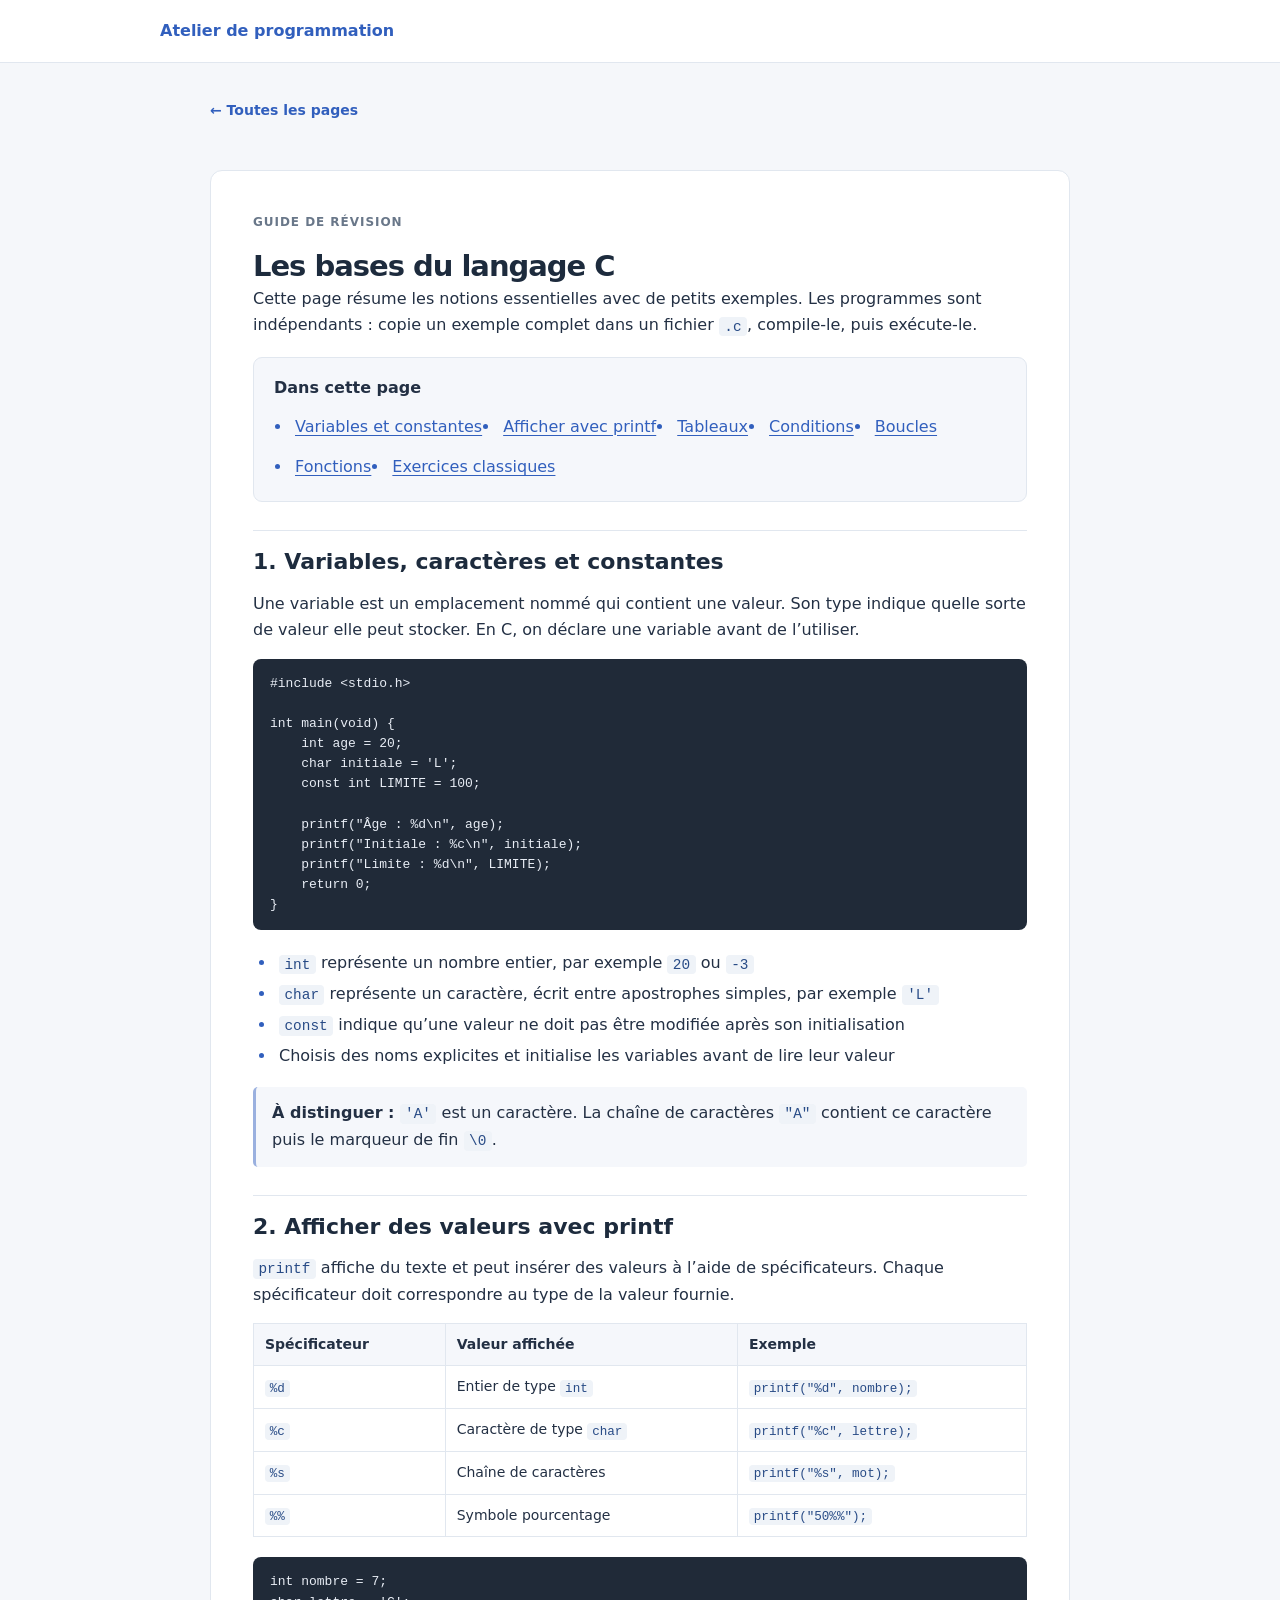
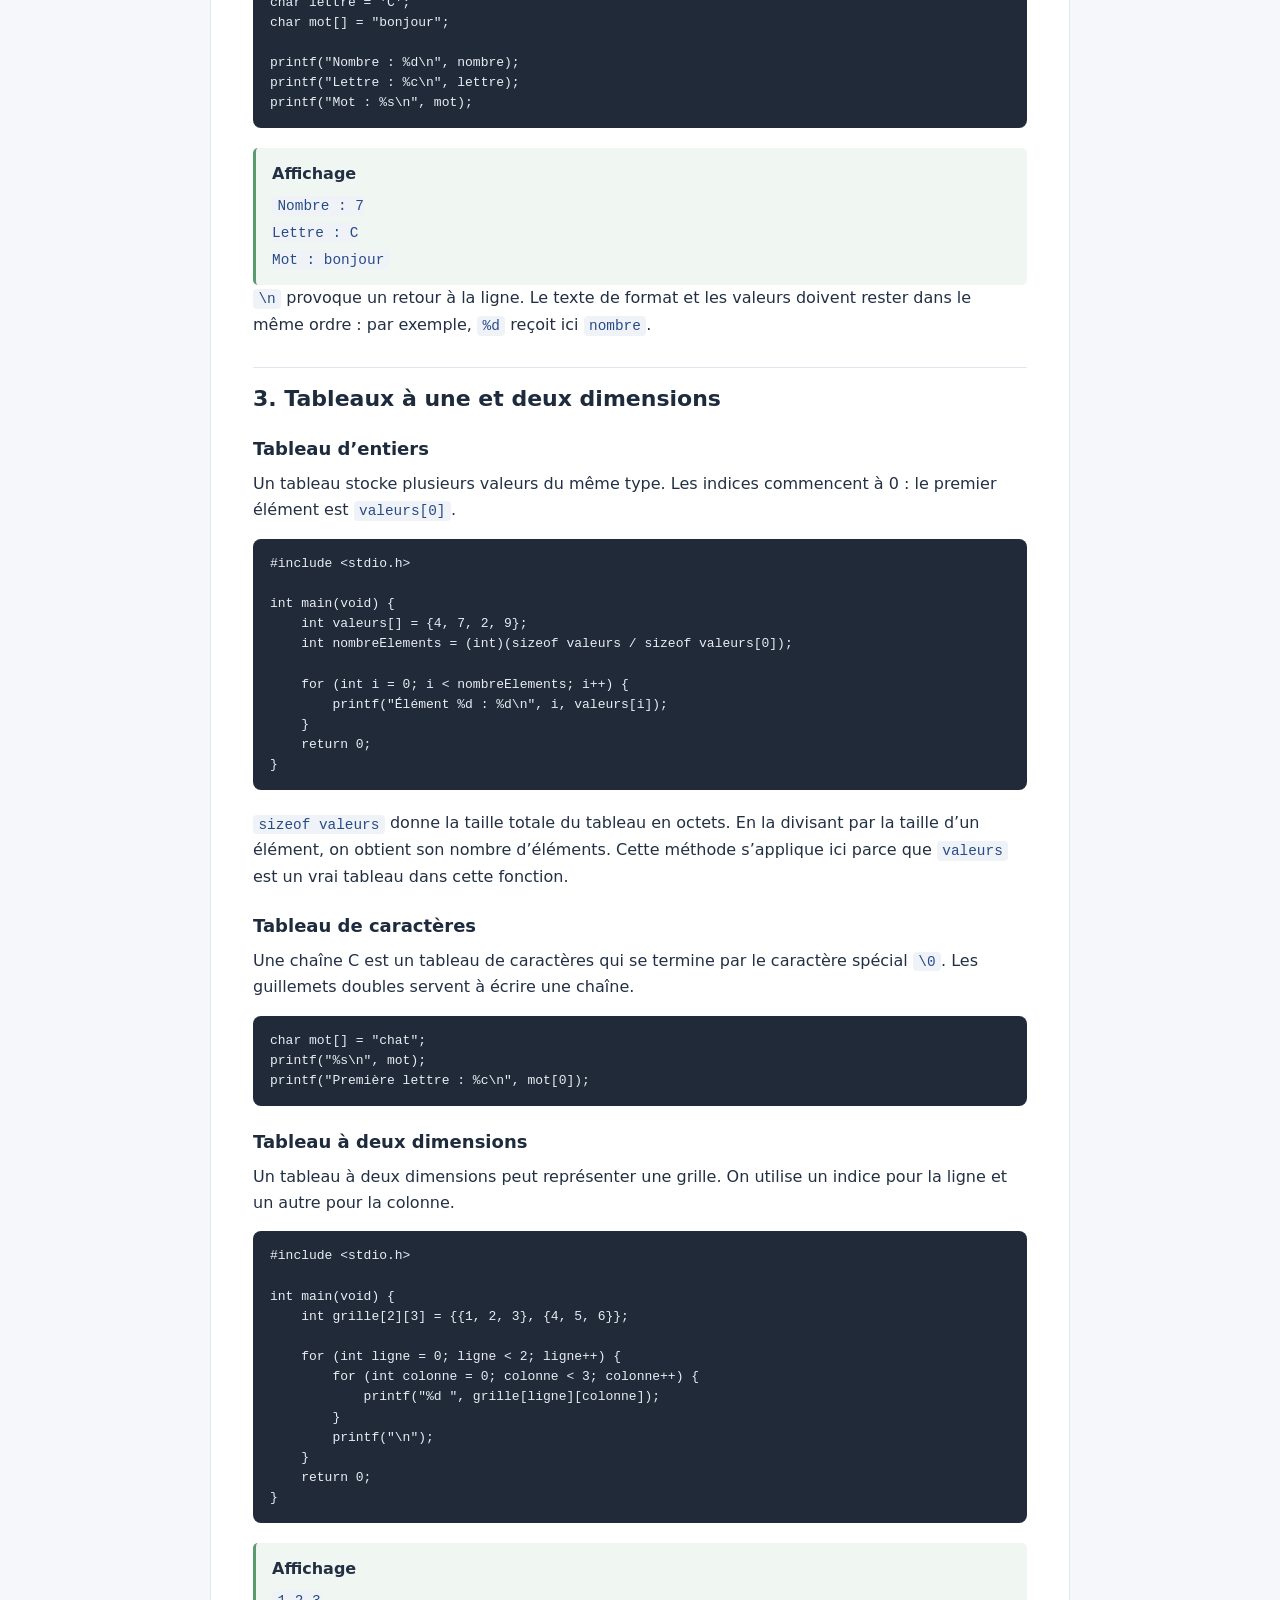
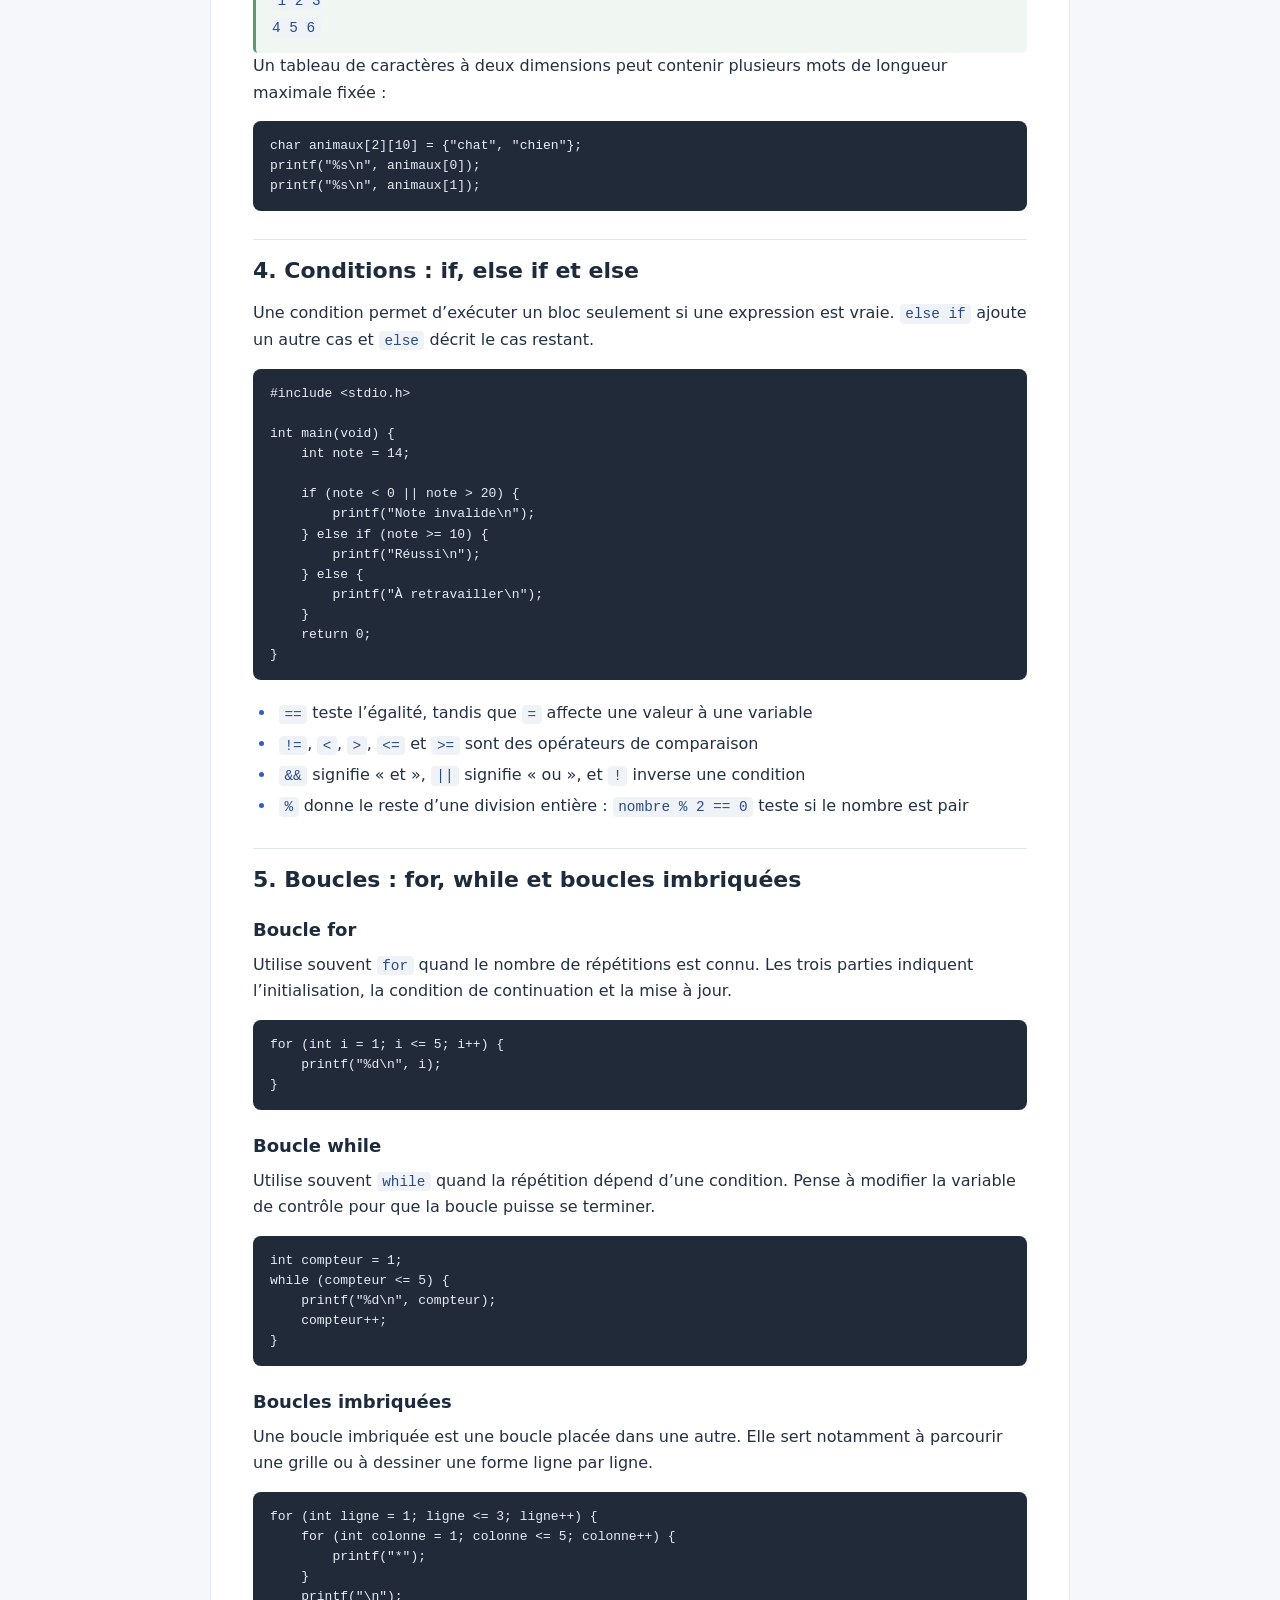
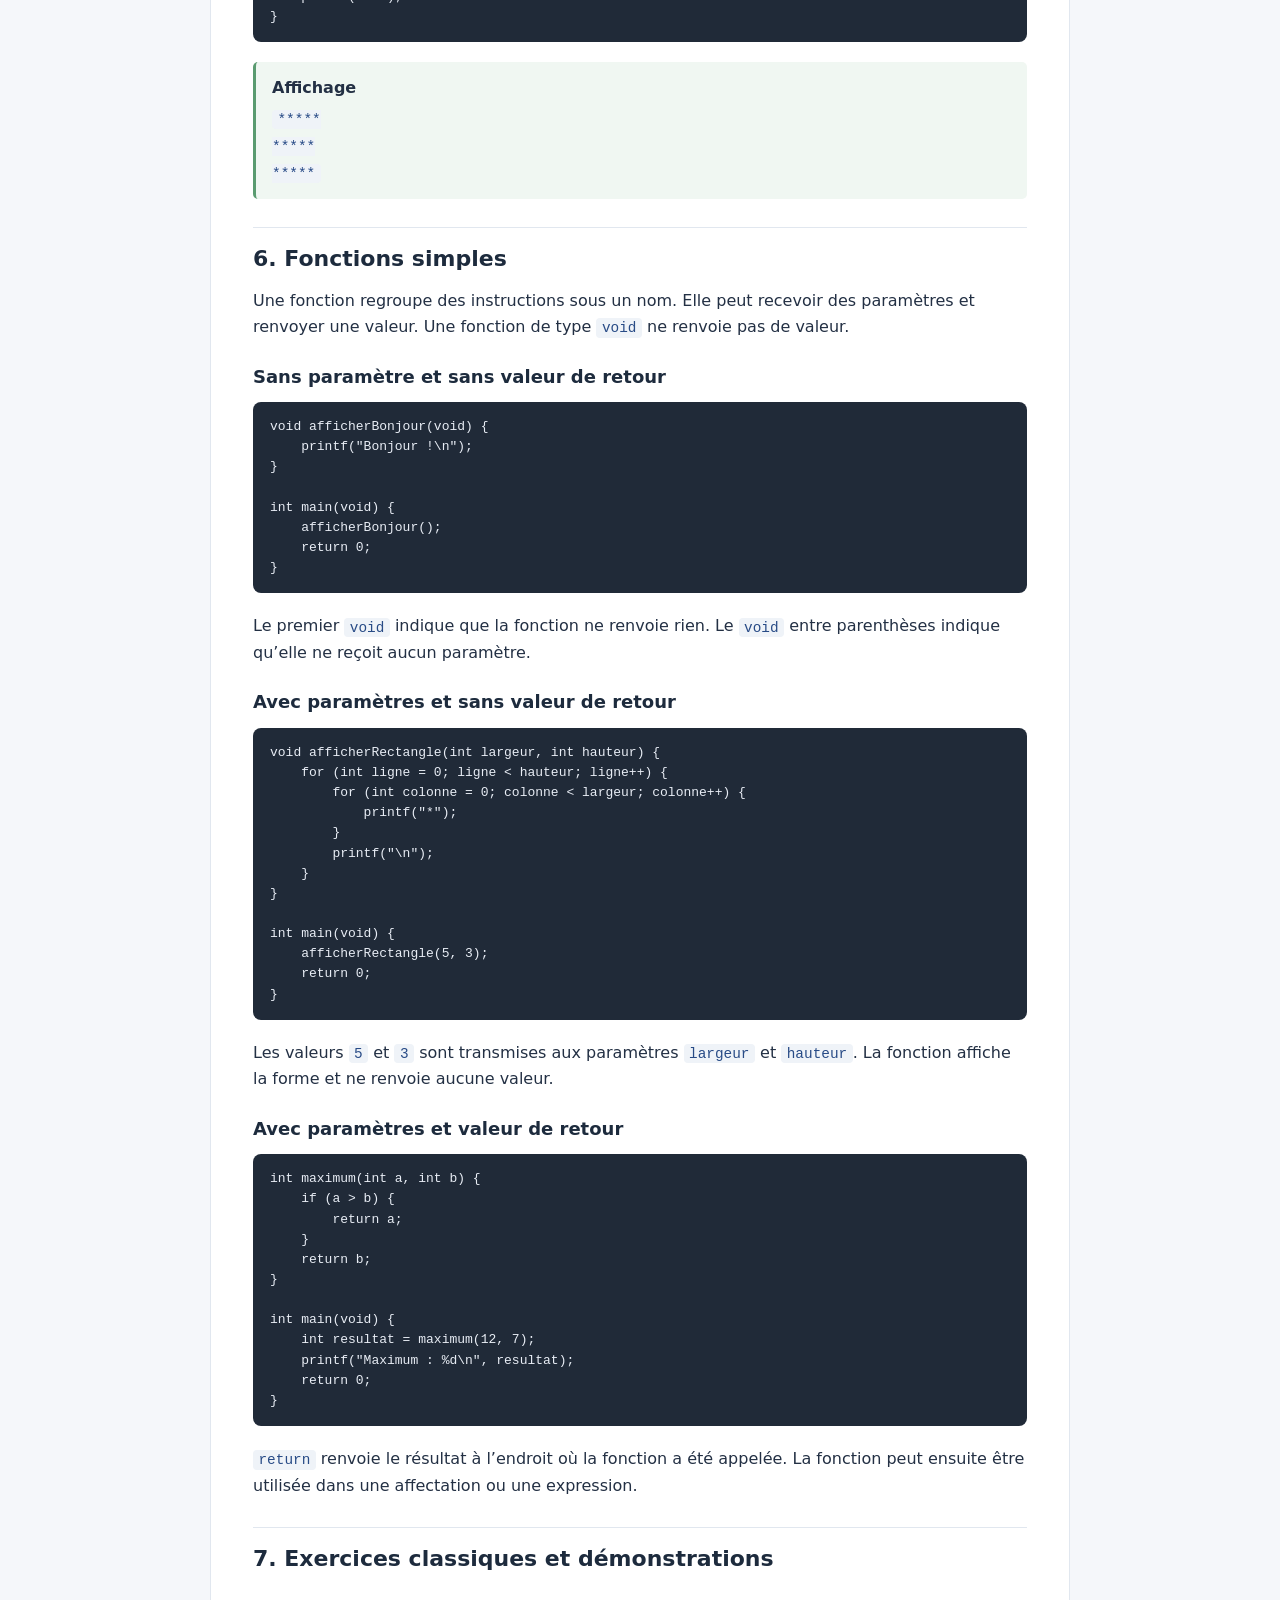
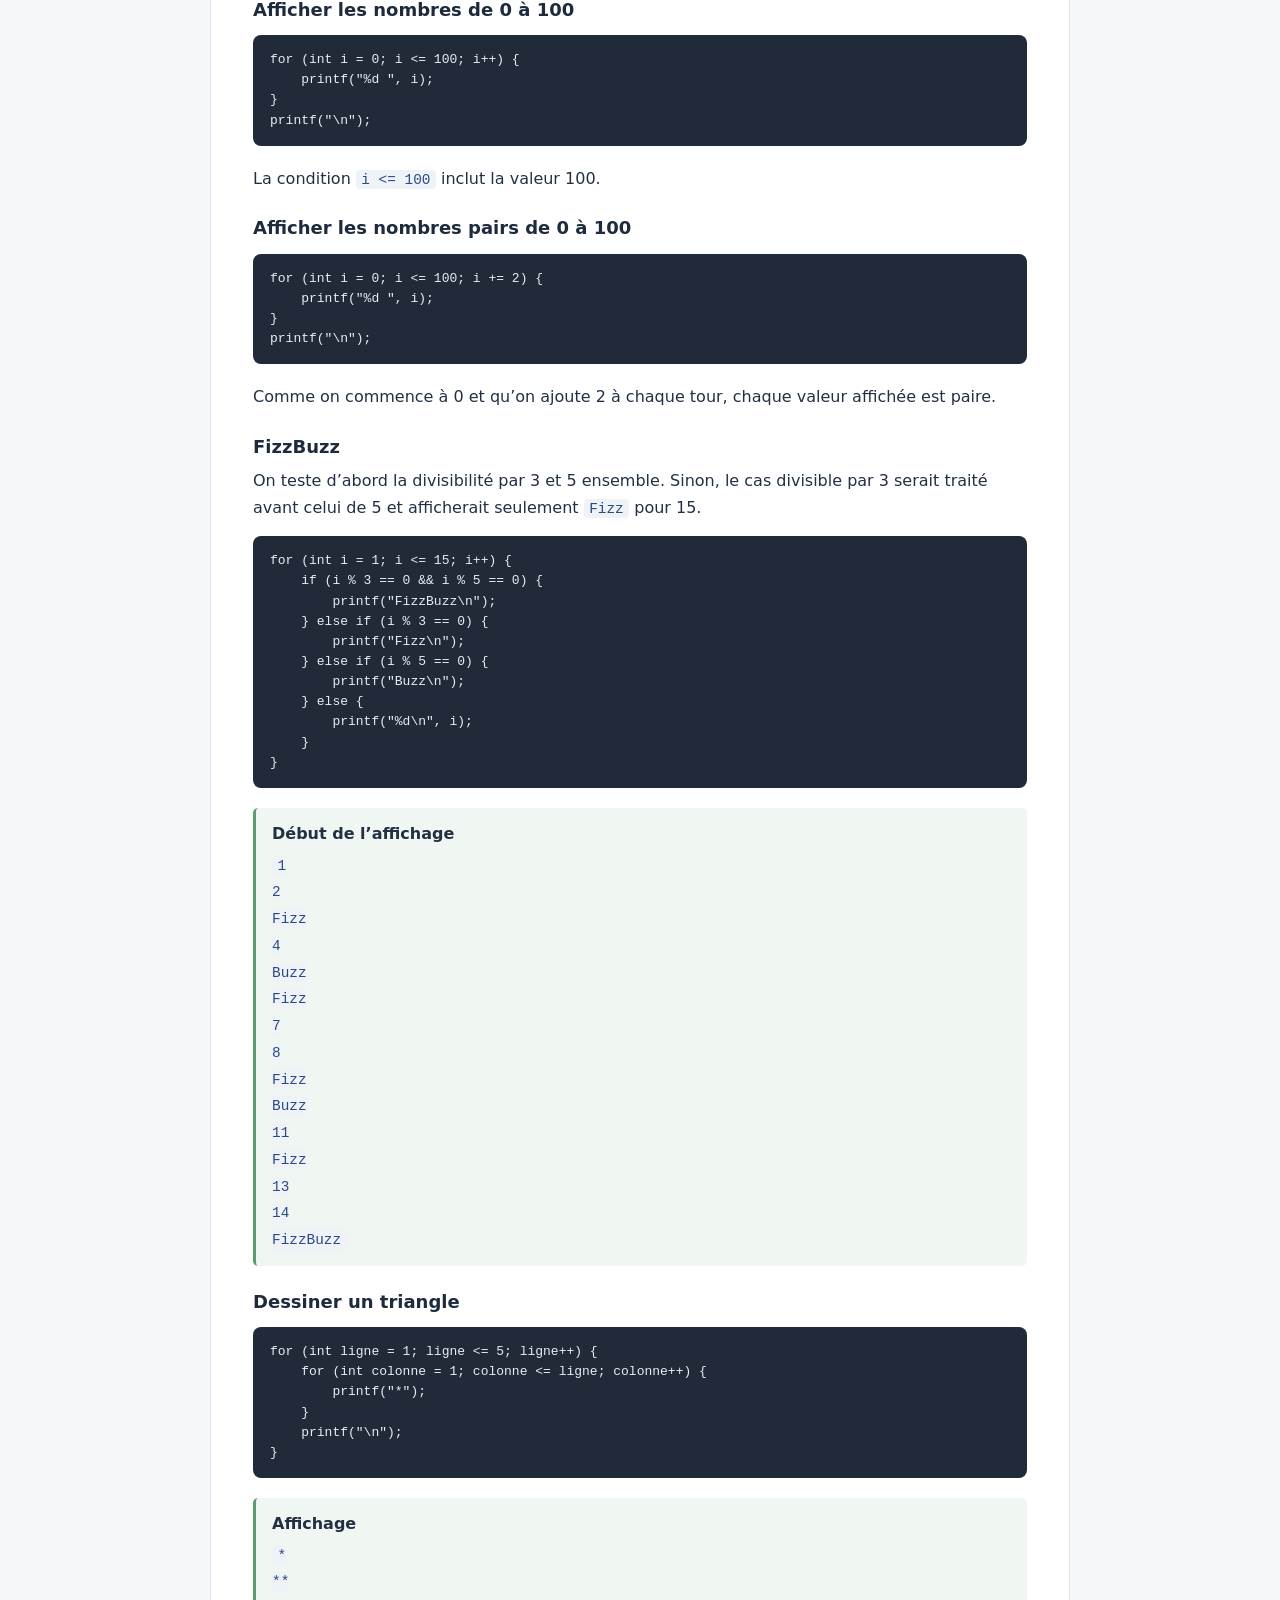
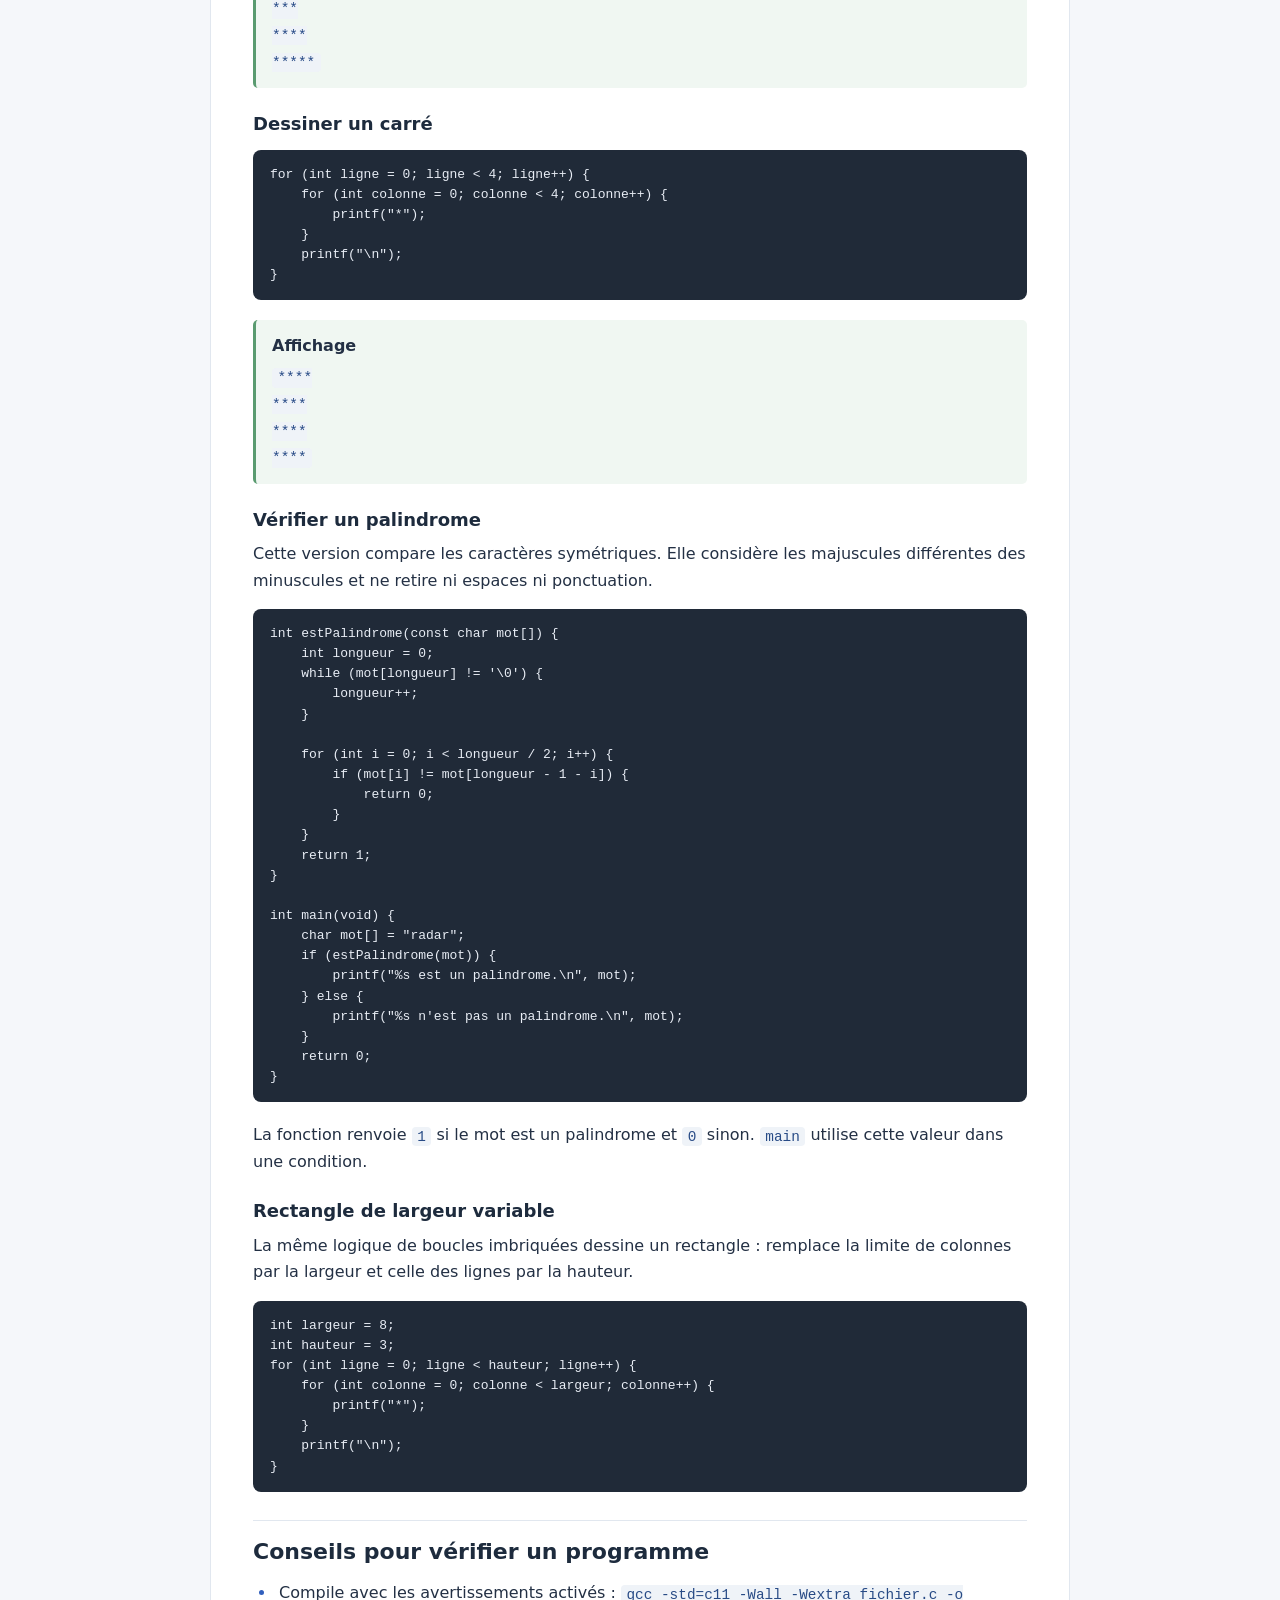
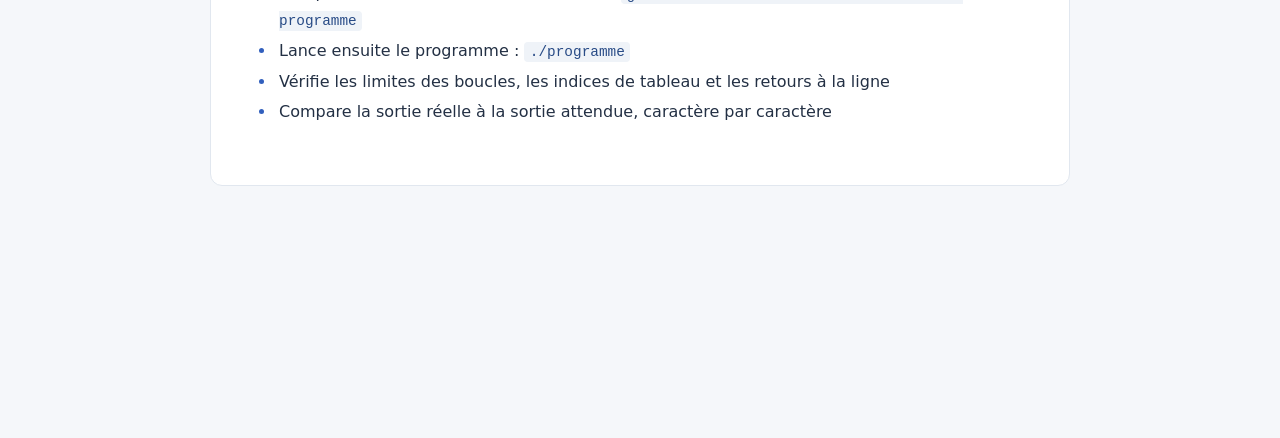
<file: notions-c-bases.html>
<!doctype html>
<html lang="fr">
  <head>
    <meta charset="utf-8">
    <meta name="viewport" content="width=device-width, initial-scale=1">
    <meta name="description" content="Révisions des notions de base du langage C avec exemples simples.">
    <title>Révisions : notions de base en C</title>
    <link rel="stylesheet" href="styles.css">
  </head>
  <body>
    <header class="site-header">
      <a class="site-name" href="index.html">Atelier de programmation</a>
    </header>

    <main class="exercise-page">
      <a class="back-link" href="index.html">← Toutes les pages</a>
      <article class="markdown-body">
        <p class="eyebrow">Guide de révision</p>
        <h1>Les bases du langage C</h1>
        <p>Cette page résume les notions essentielles avec de petits exemples. Les programmes sont indépendants : copie un exemple complet dans un fichier <code>.c</code>, compile-le, puis exécute-le.</p>

        <nav class="topic-nav" aria-label="Sommaire de la page">
          <p>Dans cette page</p>
          <ul>
            <li><a href="#variables">Variables et constantes</a></li>
            <li><a href="#printf">Afficher avec printf</a></li>
            <li><a href="#tableaux">Tableaux</a></li>
            <li><a href="#conditions">Conditions</a></li>
            <li><a href="#boucles">Boucles</a></li>
            <li><a href="#fonctions">Fonctions</a></li>
            <li><a href="#exercices">Exercices classiques</a></li>
          </ul>
        </nav>

        <section id="variables">
          <h2>1. Variables, caractères et constantes</h2>
          <p>Une variable est un emplacement nommé qui contient une valeur. Son type indique quelle sorte de valeur elle peut stocker. En C, on déclare une variable avant de l’utiliser.</p>

          <pre><code>#include &lt;stdio.h&gt;

int main(void) {
    int age = 20;
    char initiale = 'L';
    const int LIMITE = 100;

    printf("Âge : %d\n", age);
    printf("Initiale : %c\n", initiale);
    printf("Limite : %d\n", LIMITE);
    return 0;
}</code></pre>

          <ul>
            <li><code>int</code> représente un nombre entier, par exemple <code>20</code> ou <code>-3</code></li>
            <li><code>char</code> représente un caractère, écrit entre apostrophes simples, par exemple <code>'L'</code></li>
            <li><code>const</code> indique qu’une valeur ne doit pas être modifiée après son initialisation</li>
            <li>Choisis des noms explicites et initialise les variables avant de lire leur valeur</li>
          </ul>
          <p class="note"><strong>À distinguer :</strong> <code>'A'</code> est un caractère. La chaîne de caractères <code>"A"</code> contient ce caractère puis le marqueur de fin <code>\0</code>.</p>
        </section>

        <section id="printf">
          <h2>2. Afficher des valeurs avec printf</h2>
          <p><code>printf</code> affiche du texte et peut insérer des valeurs à l’aide de spécificateurs. Chaque spécificateur doit correspondre au type de la valeur fournie.</p>

          <table>
            <thead><tr><th>Spécificateur</th><th>Valeur affichée</th><th>Exemple</th></tr></thead>
            <tbody>
              <tr><td><code>%d</code></td><td>Entier de type <code>int</code></td><td><code>printf("%d", nombre);</code></td></tr>
              <tr><td><code>%c</code></td><td>Caractère de type <code>char</code></td><td><code>printf("%c", lettre);</code></td></tr>
              <tr><td><code>%s</code></td><td>Chaîne de caractères</td><td><code>printf("%s", mot);</code></td></tr>
              <tr><td><code>%%</code></td><td>Symbole pourcentage</td><td><code>printf("50%%");</code></td></tr>
            </tbody>
          </table>

          <pre><code>int nombre = 7;
char lettre = 'C';
char mot[] = "bonjour";

printf("Nombre : %d\n", nombre);
printf("Lettre : %c\n", lettre);
printf("Mot : %s\n", mot);</code></pre>

          <div class="output"><strong>Affichage</strong><code>Nombre : 7<br>Lettre : C<br>Mot : bonjour</code></div>
          <p><code>\n</code> provoque un retour à la ligne. Le texte de format et les valeurs doivent rester dans le même ordre : par exemple, <code>%d</code> reçoit ici <code>nombre</code>.</p>
        </section>

        <section id="tableaux">
          <h2>3. Tableaux à une et deux dimensions</h2>
          <h3>Tableau d’entiers</h3>
          <p>Un tableau stocke plusieurs valeurs du même type. Les indices commencent à 0 : le premier élément est <code>valeurs[0]</code>.</p>

          <pre><code>#include &lt;stdio.h&gt;

int main(void) {
    int valeurs[] = {4, 7, 2, 9};
    int nombreElements = (int)(sizeof valeurs / sizeof valeurs[0]);

    for (int i = 0; i &lt; nombreElements; i++) {
        printf("Élément %d : %d\n", i, valeurs[i]);
    }
    return 0;
}</code></pre>

          <p><code>sizeof valeurs</code> donne la taille totale du tableau en octets. En la divisant par la taille d’un élément, on obtient son nombre d’éléments. Cette méthode s’applique ici parce que <code>valeurs</code> est un vrai tableau dans cette fonction.</p>

          <h3>Tableau de caractères</h3>
          <p>Une chaîne C est un tableau de caractères qui se termine par le caractère spécial <code>\0</code>. Les guillemets doubles servent à écrire une chaîne.</p>

          <pre><code>char mot[] = "chat";
printf("%s\n", mot);
printf("Première lettre : %c\n", mot[0]);</code></pre>

          <h3>Tableau à deux dimensions</h3>
          <p>Un tableau à deux dimensions peut représenter une grille. On utilise un indice pour la ligne et un autre pour la colonne.</p>

          <pre><code>#include &lt;stdio.h&gt;

int main(void) {
    int grille[2][3] = {{1, 2, 3}, {4, 5, 6}};

    for (int ligne = 0; ligne &lt; 2; ligne++) {
        for (int colonne = 0; colonne &lt; 3; colonne++) {
            printf("%d ", grille[ligne][colonne]);
        }
        printf("\n");
    }
    return 0;
}</code></pre>

          <div class="output"><strong>Affichage</strong><code>1 2 3<br>4 5 6</code></div>

          <p>Un tableau de caractères à deux dimensions peut contenir plusieurs mots de longueur maximale fixée :</p>
          <pre><code>char animaux[2][10] = {"chat", "chien"};
printf("%s\n", animaux[0]);
printf("%s\n", animaux[1]);</code></pre>
        </section>

        <section id="conditions">
          <h2>4. Conditions : if, else if et else</h2>
          <p>Une condition permet d’exécuter un bloc seulement si une expression est vraie. <code>else if</code> ajoute un autre cas et <code>else</code> décrit le cas restant.</p>

          <pre><code>#include &lt;stdio.h&gt;

int main(void) {
    int note = 14;

    if (note &lt; 0 || note &gt; 20) {
        printf("Note invalide\n");
    } else if (note &gt;= 10) {
        printf("Réussi\n");
    } else {
        printf("À retravailler\n");
    }
    return 0;
}</code></pre>

          <ul>
            <li><code>==</code> teste l’égalité, tandis que <code>=</code> affecte une valeur à une variable</li>
            <li><code>!=</code>, <code><</code>, <code>></code>, <code><=</code> et <code>>=</code> sont des opérateurs de comparaison</li>
            <li><code>&&</code> signifie « et », <code>||</code> signifie « ou », et <code>!</code> inverse une condition</li>
            <li><code>%</code> donne le reste d’une division entière : <code>nombre % 2 == 0</code> teste si le nombre est pair</li>
          </ul>
        </section>

        <section id="boucles">
          <h2>5. Boucles : for, while et boucles imbriquées</h2>
          <h3>Boucle for</h3>
          <p>Utilise souvent <code>for</code> quand le nombre de répétitions est connu. Les trois parties indiquent l’initialisation, la condition de continuation et la mise à jour.</p>

          <pre><code>for (int i = 1; i &lt;= 5; i++) {
    printf("%d\n", i);
}</code></pre>

          <h3>Boucle while</h3>
          <p>Utilise souvent <code>while</code> quand la répétition dépend d’une condition. Pense à modifier la variable de contrôle pour que la boucle puisse se terminer.</p>

          <pre><code>int compteur = 1;
while (compteur &lt;= 5) {
    printf("%d\n", compteur);
    compteur++;
}</code></pre>

          <h3>Boucles imbriquées</h3>
          <p>Une boucle imbriquée est une boucle placée dans une autre. Elle sert notamment à parcourir une grille ou à dessiner une forme ligne par ligne.</p>

          <pre><code>for (int ligne = 1; ligne &lt;= 3; ligne++) {
    for (int colonne = 1; colonne &lt;= 5; colonne++) {
        printf("*");
    }
    printf("\n");
}</code></pre>

          <div class="output"><strong>Affichage</strong><code>*****<br>*****<br>*****</code></div>
        </section>

        <section id="fonctions">
          <h2>6. Fonctions simples</h2>
          <p>Une fonction regroupe des instructions sous un nom. Elle peut recevoir des paramètres et renvoyer une valeur. Une fonction de type <code>void</code> ne renvoie pas de valeur.</p>

          <h3>Sans paramètre et sans valeur de retour</h3>
          <pre><code>void afficherBonjour(void) {
    printf("Bonjour !\n");
}

int main(void) {
    afficherBonjour();
    return 0;
}</code></pre>
          <p>Le premier <code>void</code> indique que la fonction ne renvoie rien. Le <code>void</code> entre parenthèses indique qu’elle ne reçoit aucun paramètre.</p>

          <h3>Avec paramètres et sans valeur de retour</h3>
          <pre><code>void afficherRectangle(int largeur, int hauteur) {
    for (int ligne = 0; ligne &lt; hauteur; ligne++) {
        for (int colonne = 0; colonne &lt; largeur; colonne++) {
            printf("*");
        }
        printf("\n");
    }
}

int main(void) {
    afficherRectangle(5, 3);
    return 0;
}</code></pre>
          <p>Les valeurs <code>5</code> et <code>3</code> sont transmises aux paramètres <code>largeur</code> et <code>hauteur</code>. La fonction affiche la forme et ne renvoie aucune valeur.</p>

          <h3>Avec paramètres et valeur de retour</h3>
          <pre><code>int maximum(int a, int b) {
    if (a &gt; b) {
        return a;
    }
    return b;
}

int main(void) {
    int resultat = maximum(12, 7);
    printf("Maximum : %d\n", resultat);
    return 0;
}</code></pre>
          <p><code>return</code> renvoie le résultat à l’endroit où la fonction a été appelée. La fonction peut ensuite être utilisée dans une affectation ou une expression.</p>
        </section>

        <section id="exercices">
          <h2>7. Exercices classiques et démonstrations</h2>
          <h3>Afficher les nombres de 0 à 100</h3>
          <pre><code>for (int i = 0; i &lt;= 100; i++) {
    printf("%d ", i);
}
printf("\n");</code></pre>
          <p>La condition <code>i &lt;= 100</code> inclut la valeur 100.</p>

          <h3>Afficher les nombres pairs de 0 à 100</h3>
          <pre><code>for (int i = 0; i &lt;= 100; i += 2) {
    printf("%d ", i);
}
printf("\n");</code></pre>
          <p>Comme on commence à 0 et qu’on ajoute 2 à chaque tour, chaque valeur affichée est paire.</p>

          <h3>FizzBuzz</h3>
          <p>On teste d’abord la divisibilité par 3 et 5 ensemble. Sinon, le cas divisible par 3 serait traité avant celui de 5 et afficherait seulement <code>Fizz</code> pour 15.</p>
          <pre><code>for (int i = 1; i &lt;= 15; i++) {
    if (i % 3 == 0 &amp;&amp; i % 5 == 0) {
        printf("FizzBuzz\n");
    } else if (i % 3 == 0) {
        printf("Fizz\n");
    } else if (i % 5 == 0) {
        printf("Buzz\n");
    } else {
        printf("%d\n", i);
    }
}</code></pre>
          <div class="output"><strong>Début de l’affichage</strong><code>1<br>2<br>Fizz<br>4<br>Buzz<br>Fizz<br>7<br>8<br>Fizz<br>Buzz<br>11<br>Fizz<br>13<br>14<br>FizzBuzz</code></div>

          <h3>Dessiner un triangle</h3>
          <pre><code>for (int ligne = 1; ligne &lt;= 5; ligne++) {
    for (int colonne = 1; colonne &lt;= ligne; colonne++) {
        printf("*");
    }
    printf("\n");
}</code></pre>
          <div class="output"><strong>Affichage</strong><code>*<br>**<br>***<br>****<br>*****</code></div>

          <h3>Dessiner un carré</h3>
          <pre><code>for (int ligne = 0; ligne &lt; 4; ligne++) {
    for (int colonne = 0; colonne &lt; 4; colonne++) {
        printf("*");
    }
    printf("\n");
}</code></pre>
          <div class="output"><strong>Affichage</strong><code>****<br>****<br>****<br>****</code></div>

          <h3>Vérifier un palindrome</h3>
          <p>Cette version compare les caractères symétriques. Elle considère les majuscules différentes des minuscules et ne retire ni espaces ni ponctuation.</p>
          <pre><code>int estPalindrome(const char mot[]) {
    int longueur = 0;
    while (mot[longueur] != '\0') {
        longueur++;
    }

    for (int i = 0; i &lt; longueur / 2; i++) {
        if (mot[i] != mot[longueur - 1 - i]) {
            return 0;
        }
    }
    return 1;
}

int main(void) {
    char mot[] = "radar";
    if (estPalindrome(mot)) {
        printf("%s est un palindrome.\n", mot);
    } else {
        printf("%s n'est pas un palindrome.\n", mot);
    }
    return 0;
}</code></pre>
          <p>La fonction renvoie <code>1</code> si le mot est un palindrome et <code>0</code> sinon. <code>main</code> utilise cette valeur dans une condition.</p>

          <h3>Rectangle de largeur variable</h3>
          <p>La même logique de boucles imbriquées dessine un rectangle : remplace la limite de colonnes par la largeur et celle des lignes par la hauteur.</p>
          <pre><code>int largeur = 8;
int hauteur = 3;
for (int ligne = 0; ligne &lt; hauteur; ligne++) {
    for (int colonne = 0; colonne &lt; largeur; colonne++) {
        printf("*");
    }
    printf("\n");
}</code></pre>
        </section>

        <section>
          <h2>Conseils pour vérifier un programme</h2>
          <ul>
            <li>Compile avec les avertissements activés : <code>gcc -std=c11 -Wall -Wextra fichier.c -o programme</code></li>
            <li>Lance ensuite le programme : <code>./programme</code></li>
            <li>Vérifie les limites des boucles, les indices de tableau et les retours à la ligne</li>
            <li>Compare la sortie réelle à la sortie attendue, caractère par caractère</li>
          </ul>
        </section>
      </article>
    </main>
  </body>
</html>
</file>
<file: styles.css>
:root {
  color-scheme: light;
  --ink: #233044;
  --muted: #697789;
  --line: #e1e7ef;
  --accent: #315fbd;
  --paper: #ffffff;
  --page: #f5f7fa;
}

* {
  box-sizing: border-box;
}

body {
  margin: 0;
  color: var(--ink);
  background: var(--page);
  font-family: system-ui, -apple-system, BlinkMacSystemFont, "Segoe UI", sans-serif;
  line-height: 1.65;
}

.site-header {
  padding: 18px max(24px, calc((100% - 960px) / 2));
  background: var(--paper);
  border-bottom: 1px solid var(--line);
}

.site-name,
.back-link {
  color: var(--accent);
  font-weight: 650;
  text-decoration: none;
}

.site-name:hover,
.back-link:hover {
  text-decoration: underline;
}

.home,
.exercise-page {
  width: min(100% - 36px, 860px);
  margin: 0 auto;
  padding: 56px 0 80px;
}

.eyebrow {
  margin: 0 0 8px;
  color: var(--muted);
  font-size: 12px;
  font-weight: 750;
  letter-spacing: 0.08em;
  text-transform: uppercase;
}

h1 {
  margin: 0;
  font-size: clamp(28px, 5vw, 40px);
  letter-spacing: -0.035em;
  line-height: 1.2;
}

.intro {
  margin: 12px 0 28px;
  color: var(--muted);
}

.page-card {
  display: flex;
  align-items: center;
  gap: 16px;
  padding: 20px;
  color: var(--ink);
  background: var(--paper);
  border: 1px solid var(--line);
  border-radius: 12px;
  text-decoration: none;
  transition: border-color 140ms ease, transform 140ms ease;
}

.page-card:hover {
  border-color: #a9bce6;
  transform: translateY(-2px);
}

.page-card + .page-card {
  margin-top: 12px;
}

.card-icon {
  display: grid;
  width: 42px;
  height: 42px;
  flex: none;
  place-items: center;
  color: #fff;
  background: var(--accent);
  border-radius: 10px;
  font-weight: 750;
}

.card-icon-notes {
  color: var(--accent);
  background: #eaf0ff;
}

.page-card strong,
.page-card small {
  display: block;
}

.page-card small {
  margin-top: 3px;
  color: var(--muted);
  font-size: 13px;
}

.arrow {
  margin-left: auto;
  color: var(--accent);
  font-size: 22px;
}

.exercise-page {
  padding-top: 34px;
}

.back-link {
  display: inline-block;
  margin-bottom: 24px;
  font-size: 14px;
}

.markdown-body {
  margin-top: 24px;
  padding: clamp(20px, 5vw, 42px);
  background: var(--paper);
  border: 1px solid var(--line);
  border-radius: 12px;
}

.markdown-body h1,
.markdown-body h2,
.markdown-body h3 {
  color: #1d2b3d;
  line-height: 1.3;
}

.markdown-body > h1 {
  font-size: 29px;
}

.markdown-body h2 {
  margin: 40px 0 14px;
  padding-top: 17px;
  border-top: 1px solid var(--line);
  font-size: 22px;
}

.markdown-body h2:first-of-type {
  margin-top: 28px;
}

.markdown-body h3 {
  margin: 24px 0 10px;
  font-size: 18px;
}

.markdown-body p {
  margin: 0 0 15px;
}

.markdown-body ul {
  margin: 0 0 18px;
  padding-left: 23px;
}

.markdown-body li {
  margin: 4px 0;
  padding-left: 3px;
}

.markdown-body li::marker {
  color: var(--accent);
}

.markdown-body code {
  padding: 0.12em 0.38em;
  color: #284b86;
  background: #eff3f8;
  border-radius: 4px;
  font-family: "SFMono-Regular", Consolas, "Liberation Mono", monospace;
  font-size: 0.9em;
}

.markdown-body pre {
  overflow-x: auto;
  margin: 14px 0 20px;
  padding: 15px 17px;
  color: #e8edf5;
  background: #202a38;
  border-radius: 8px;
  line-height: 1.55;
}

.markdown-body pre code {
  padding: 0;
  color: inherit;
  background: transparent;
  font-size: 13px;
}

.markdown-body .topic-nav {
  margin: 18px 0 26px;
  padding: 17px 20px;
  background: #f5f7fb;
  border: 1px solid var(--line);
  border-radius: 9px;
}

.markdown-body .topic-nav p {
  margin-bottom: 8px;
  font-weight: 700;
}

.markdown-body .topic-nav ul {
  display: flex;
  flex-wrap: wrap;
  gap: 6px 18px;
  margin: 0;
  padding-left: 18px;
}

.markdown-body a {
  color: var(--accent);
  text-decoration-thickness: 1px;
  text-underline-offset: 3px;
}

.markdown-body .note,
.markdown-body .output {
  padding: 13px 16px;
  background: #f5f7fb;
  border-left: 3px solid #9ab0df;
  border-radius: 5px;
}

.markdown-body .output {
  background: #f0f7f2;
  border-left-color: #5a9b70;
}

.markdown-body .output strong {
  display: block;
  margin-bottom: 4px;
}

.markdown-body table {
  width: 100%;
  margin: 12px 0 20px;
  border-collapse: collapse;
  font-size: 14px;
}

.markdown-body th,
.markdown-body td {
  padding: 9px 11px;
  border: 1px solid var(--line);
  text-align: left;
  vertical-align: top;
}

.markdown-body th {
  background: #f5f7fb;
}

/* C basics course page */
.course-page {
  background: #f3f6fb;
}

.course-page .site-header {
  position: sticky;
  z-index: 20;
  top: 0;
  display: flex;
  align-items: center;
  justify-content: space-between;
  min-height: 58px;
  padding: 12px max(22px, calc((100% - 1440px) / 2));
}

.course-challenges-link {
  color: var(--accent);
  font-size: 14px;
  font-weight: 650;
  text-decoration: none;
}

.reading-progress {
  position: fixed;
  z-index: 30;
  inset: 0 0 auto;
  height: 3px;
  background: #e3eaf7;
}

.reading-progress span {
  display: block;
  width: 0;
  height: 100%;
  background: #476fc2;
}

.course-layout {
  display: grid;
  grid-template-columns: 245px minmax(0, 980px);
  gap: 30px;
  justify-content: center;
  padding: 0 24px 70px;
}

.course-sidebar {
  position: sticky;
  top: 82px;
  align-self: start;
  max-height: calc(100vh - 100px);
  overflow-y: auto;
  padding: 25px 8px 20px 0;
}

.course-sidebar h2 {
  margin: 0 0 12px;
  font-size: 17px;
}

.course-sidebar nav {
  display: grid;
  gap: 4px;
}

.course-sidebar nav a {
  padding: 8px 10px;
  color: #4c5a6d;
  border-radius: 7px;
  font-size: 13px;
  text-decoration: none;
}

.course-sidebar nav a:hover,
.course-sidebar nav a.is-current {
  color: var(--accent);
  background: #e7eefc;
}

.course-main {
  min-width: 0;
  padding-top: 28px;
}

.course-hero {
  margin-bottom: 20px;
  padding: clamp(24px, 5vw, 44px);
  color: #fff;
  background: linear-gradient(130deg, #24477f, #496db3 70%, #7189c3);
  border-radius: 16px;
  box-shadow: 0 12px 34px rgb(41 68 120 / 15%);
}

.course-hero .eyebrow {
  color: #d6e2ff;
}

.course-hero h1 {
  max-width: 720px;
  font-size: clamp(30px, 5vw, 43px);
}

.course-hero > p:not(.eyebrow) {
  max-width: 660px;
  margin: 15px 0 20px;
  color: #edf2ff;
}

.hero-chips {
  display: flex;
  flex-wrap: wrap;
  gap: 8px;
}

.hero-chips span {
  padding: 5px 10px;
  color: #fff;
  background: rgb(255 255 255 / 14%);
  border: 1px solid rgb(255 255 255 / 20%);
  border-radius: 999px;
  font-size: 12px;
}

.course-card {
  display: grid;
  grid-template-columns: 42px minmax(0, 1fr);
  gap: 15px;
  margin: 18px 0;
  padding: clamp(18px, 4vw, 34px);
  background: #fff;
  border: 1px solid #e1e7f0;
  border-radius: 14px;
  box-shadow: 0 5px 20px rgb(31 48 74 / 3%);
  scroll-margin-top: 82px;
}

.course-card h2 {
  margin: 0 0 15px;
  color: #203149;
  font-size: clamp(21px, 3vw, 27px);
  line-height: 1.28;
}

.course-card h3 {
  margin: 23px 0 9px;
  color: #314a6d;
  font-size: 17px;
}

.section-number {
  display: grid;
  width: 36px;
  height: 36px;
  place-items: center;
  color: #315fbd;
  background: #eaf0ff;
  border-radius: 11px;
  font-size: 12px;
  font-weight: 800;
}

.section-content {
  min-width: 0;
}

.section-content > p {
  margin: 0 0 14px;
}

.section-content pre {
  overflow-x: auto;
  margin: 12px 0 16px;
  padding: 15px 17px;
  color: #e9eef7;
  background: #202a38;
  border-radius: 9px;
  line-height: 1.55;
  tab-size: 4;
}

.section-content pre code {
  color: inherit;
  font-family: "SFMono-Regular", Consolas, "Liberation Mono", monospace;
  font-size: 13px;
  white-space: pre;
}

.section-content p code,
.section-content li code {
  padding: 0.1em 0.36em;
  color: #284b86;
  background: #eff3f8;
  border-radius: 4px;
  font-family: "SFMono-Regular", Consolas, "Liberation Mono", monospace;
  font-size: 0.91em;
}

.analogy,
.warning-note {
  display: flex;
  gap: 12px;
  margin: 15px 0;
  padding: 13px 15px;
  background: #f4f7fc;
  border-left: 3px solid #98addb;
  border-radius: 7px;
}

.analogy p,
.warning-note p {
  margin: 0;
}

.analogy-icon {
  flex: none;
  font-size: 22px;
  line-height: 1.3;
}

.warning-note {
  display: block;
  color: #754b16;
  background: #fff8e9;
  border-left-color: #e0af4a;
}

.syntax-example,
.function-cards {
  display: grid;
  grid-template-columns: repeat(2, minmax(0, 1fr));
  gap: 13px;
}

.syntax-example > div,
.function-cards > div {
  min-width: 0;
  padding: 13px;
  background: #f8f9fc;
  border: 1px solid #e5eaf2;
  border-radius: 9px;
}

.syntax-example pre,
.function-cards pre {
  margin: 9px 0;
}

.example-label {
  display: block;
  color: #66758a;
  font-size: 11px;
  font-weight: 800;
  letter-spacing: .06em;
  text-transform: uppercase;
}

.syntax-example ol {
  margin: 10px 0 0;
  padding-left: 21px;
}

.syntax-example li {
  margin: 6px 0;
}

.type-grid {
  display: grid;
  grid-template-columns: repeat(3, minmax(0, 1fr));
  gap: 9px;
  margin: 17px 0;
}

.type-grid > div {
  display: grid;
  gap: 3px;
  padding: 12px;
  background: #f6f8fc;
  border: 1px solid #e4e9f1;
  border-radius: 8px;
}

.type-grid code {
  color: #284b86;
  font-weight: 750;
}

.type-grid span {
  font-size: 13px;
}

.type-grid small {
  color: #718096;
}

.format-table {
  overflow-x: auto;
  margin: 15px 0;
}

.format-table > div {
  display: grid;
  min-width: 520px;
  grid-template-columns: .8fr 1.2fr 1fr;
}

.format-table > div > * {
  padding: 8px 10px;
  border-bottom: 1px solid #e6eaf1;
}

.format-table > div > strong {
  background: #f3f6fb;
}

.terminal-example {
  margin: 12px 0 16px;
  padding: 11px 14px;
  color: #e6edf8;
  background: #202a38;
  border-radius: 8px;
}

.terminal-example > span {
  display: block;
  margin-bottom: 5px;
  color: #a8b4c6;
  font-size: 11px;
  text-transform: uppercase;
}

.terminal-example code {
  font-family: "SFMono-Regular", Consolas, monospace;
}

.array-visual {
  overflow-x: auto;
  margin: 16px 0 22px;
}

.array-indexes,
.array-cells {
  display: grid;
  min-width: 420px;
  grid-template-columns: repeat(4, 1fr);
  gap: 5px;
  text-align: center;
}

.array-indexes span {
  color: #6d7b8d;
  font-size: 12px;
}

.array-cells span {
  padding: 13px;
  color: #244d8e;
  background: #edf3ff;
  border: 1px solid #d9e4fa;
  border-radius: 7px;
  font-size: 19px;
  font-weight: 750;
}

.flow-visual {
  display: grid;
  justify-items: center;
  gap: 7px;
  margin: 20px 0;
  padding: 18px;
  background: #f7f9fd;
  border-radius: 10px;
  text-align: center;
}

.flow-start,
.flow-question {
  padding: 9px 17px;
  background: #fff;
  border: 1px solid #cbd7eb;
  border-radius: 8px;
  font-weight: 700;
}

.flow-question {
  background: #edf3ff;
  border-radius: 20px;
}

.flow-arrow {
  color: #6680b5;
}

.flow-branches {
  display: grid;
  width: min(100%, 520px);
  grid-template-columns: 1fr 1fr;
  gap: 10px;
}

.flow-branches > div {
  display: grid;
  gap: 5px;
  padding: 10px;
  background: #fff;
  border: 1px solid #e0e6ef;
  border-radius: 7px;
}

.flow-branches span {
  color: #5873a8;
  font-size: 12px;
  font-weight: 750;
}

.memory-demo,
.loop-demo {
  margin: 18px 0;
  padding: 17px;
  background: #f5f8fd;
  border: 1px solid #dfe7f4;
  border-radius: 11px;
}

.memory-demo-heading {
  display: flex;
  align-items: center;
  justify-content: space-between;
  gap: 14px;
}

.memory-demo-heading p {
  margin: 4px 0 0;
  color: #687789;
  font-size: 13px;
}

.memory-visual {
  display: grid;
  min-width: 145px;
  gap: 4px;
  padding: 10px 13px;
  background: #fff;
  border: 1px solid #cdd9ed;
  border-radius: 8px;
  text-align: center;
}

.memory-visual span {
  color: #6c7c91;
  font-size: 11px;
}

.memory-visual strong {
  color: #315fbd;
  font-size: 20px;
}

.demo-buttons {
  display: flex;
  flex-wrap: wrap;
  gap: 7px;
  margin-top: 12px;
}

.demo-buttons button,
.true-false button,
.validate-question {
  padding: 8px 11px;
  color: #314b70;
  background: #fff;
  border: 1px solid #cbd7e8;
  border-radius: 7px;
  cursor: pointer;
  font: inherit;
  font-size: 13px;
}

.demo-buttons button:hover,
.true-false button:hover,
.validate-question:hover {
  background: #edf3ff;
  border-color: #9ab1dc;
}

.demo-explanation {
  min-height: 1.4em;
  margin: 10px 0 0 !important;
  color: #58687e;
  font-size: 13px;
}

.loop-demo {
  display: grid;
  grid-template-columns: 1fr auto;
  align-items: center;
  gap: 12px;
}

.loop-demo p {
  margin: 4px 0 0;
  color: #596a80;
  font-size: 13px;
}

.loop-variable {
  display: grid;
  width: 54px;
  height: 54px;
  place-content: center;
  color: #315fbd;
  background: #fff;
  border: 1px solid #bdcdea;
  border-radius: 9px;
  text-align: center;
}

.loop-variable span {
  font-size: 11px;
}

.loop-variable strong {
  font-size: 19px;
}

.loop-track {
  display: flex;
  grid-column: 1 / -1;
  gap: 8px;
}

.loop-track span {
  display: grid;
  width: 38px;
  height: 38px;
  place-items: center;
  background: #fff;
  border: 1px solid #d5deec;
  border-radius: 50%;
  color: #52647c;
}

.loop-track span.is-active {
  color: #fff;
  background: #315fbd;
  border-color: #315fbd;
}

.loop-track span.is-done {
  box-shadow: 0 0 0 3px #dfe9ff;
}

.loop-demo .demo-buttons {
  grid-column: 1 / -1;
}

.grid-visual {
  display: grid;
  width: min(100%, 420px);
  grid-template-columns: repeat(5, 1fr);
  gap: 6px;
  margin: 15px auto 6px;
}

.grid-visual button {
  aspect-ratio: 1;
  color: #55677e;
  background: #f4f7fc;
  border: 1px solid #dbe3ef;
  border-radius: 7px;
  cursor: pointer;
}

.grid-visual button.is-row {
  background: #edf3ff;
}

.grid-visual button.is-col {
  box-shadow: inset 0 0 0 2px #bdcfee;
}

.grid-visual button.is-selected {
  color: #fff;
  background: #315fbd;
}

.knowledge-check {
  display: grid;
  gap: 10px;
  margin-top: 20px;
}

.quick-question {
  padding: 13px 15px;
  background: #fbfcfe;
  border: 1px solid #e4e9f1;
  border-radius: 9px;
}

.question-title {
  margin: 0 0 8px !important;
  color: #354860;
  font-size: 14px;
  font-weight: 700;
}

.quick-question > label {
  display: inline-flex;
  align-items: center;
  gap: 5px;
  margin: 4px 16px 5px 0;
  cursor: pointer;
  font-size: 13px;
}

.quick-question label.is-correct {
  color: #20643b;
  font-weight: 700;
}

.quick-question label.is-wrong {
  color: #a13434;
  font-weight: 700;
}

.validate-question {
  display: block;
  margin-top: 7px;
  color: #fff;
  background: #315fbd;
  border-color: #315fbd;
}

.validate-question:hover {
  color: #fff;
  background: #254d9b;
}

.true-false {
  display: flex;
  gap: 7px;
}

.true-false button.is-correct {
  color: #20643b;
  background: #edf8f0;
  border-color: #85bd96;
}

.true-false button.is-wrong {
  color: #a13434;
  background: #fff1f0;
  border-color: #dfa09a;
}

.quiz-feedback {
  min-height: 1.3em;
  margin: 8px 0 0 !important;
  color: #596a80;
  font-size: 13px;
}

.quiz-feedback.is-correct {
  color: #20643b;
}

.quiz-feedback.is-wrong {
  color: #a13434;
}

.quiz-feedback.is-neutral {
  color: #71571f;
}

.visualizer-section {
  scroll-margin-top: 82px;
}

.visualizer-select-label {
  display: block;
  margin: 14px 0 6px;
  font-size: 13px;
  font-weight: 700;
}

#visualizer-example {
  width: min(100%, 520px);
  padding: 10px 12px;
  color: var(--ink);
  background: #fff;
  border: 1px solid #cbd7e8;
  border-radius: 7px;
  font: inherit;
}

.visualizer-frame-wrap {
  overflow: hidden;
  margin-top: 14px;
  background: #fff;
  border: 1px solid #dce3ed;
  border-radius: 10px;
}

.visualizer-frame-wrap iframe {
  display: block;
  width: 100%;
  height: 535px;
  border: 0;
}

.visualizer-note {
  margin-top: 10px !important;
  color: #687789;
  font-size: 12px;
}

.course-finish {
  margin-top: 20px;
  padding: 24px;
  background: #eaf0ff;
  border: 1px solid #d7e2f8;
  border-radius: 12px;
}

.course-finish h2 {
  margin: 0 0 8px;
}

.next-course-link {
  display: inline-block;
  margin: 7px 10px 0 0;
  padding: 9px 13px;
  color: #fff;
  background: #315fbd;
  border-radius: 7px;
  font-size: 13px;
  font-weight: 650;
  text-decoration: none;
}

.next-course-link.secondary-link {
  color: #315fbd;
  background: #fff;
  border: 1px solid #c9d6ee;
}

@media (max-width: 900px) {
  .course-layout {
    display: block;
    padding: 0 18px 50px;
  }

  .course-sidebar {
    position: sticky;
    z-index: 10;
    top: 58px;
    max-height: none;
    overflow-x: auto;
    overflow-y: hidden;
    padding: 8px 0;
    background: #f3f6fb;
  }

  .course-sidebar .eyebrow,
  .course-sidebar h2 {
    display: none;
  }

  .course-sidebar nav {
    display: flex;
    width: max-content;
    gap: 4px;
  }

  .course-sidebar nav a {
    white-space: nowrap;
    background: #fff;
    border: 1px solid #e1e7f0;
  }

  .course-main {
    max-width: 820px;
    margin: 0 auto;
    padding-top: 15px;
  }
}

@media (max-width: 600px) {
  .course-page .site-header {
    padding: 10px 15px;
  }

  .course-challenges-link {
    font-size: 12px;
  }

  .course-layout {
    padding-right: 12px;
    padding-left: 12px;
  }

  .course-card {
    grid-template-columns: 30px minmax(0, 1fr);
    gap: 9px;
    padding: 15px 12px;
  }

  .section-number {
    width: 28px;
    height: 28px;
    border-radius: 8px;
    font-size: 10px;
  }

  .syntax-example,
  .function-cards {
    grid-template-columns: 1fr;
  }

  .type-grid {
    grid-template-columns: repeat(2, minmax(0, 1fr));
  }

  .memory-demo-heading {
    align-items: flex-start;
    flex-direction: column;
  }

  .quick-question > label {
    display: flex;
  }

  .visualizer-frame-wrap iframe {
    height: 510px;
  }
}

.markdown-body .quiz-question {
  margin: 16px 0;
  padding: 16px 18px;
  background: #fafbfd;
  border: 1px solid var(--line);
  border-radius: 9px;
}

.markdown-body .quiz-question legend {
  padding: 0 5px;
  font-weight: 650;
}

.markdown-body .quiz-question label {
  display: inline-flex;
  align-items: center;
  gap: 7px;
  margin: 8px 20px 0 0;
  cursor: pointer;
}

.markdown-body .quiz-question label.is-correct {
  color: #226b3a;
  font-weight: 700;
}

.markdown-body .quiz-question label.is-wrong {
  color: #a33333;
  font-weight: 700;
}

.quiz-button {
  margin-top: 16px;
  padding: 10px 16px;
  color: #fff;
  background: var(--accent);
  border: 0;
  border-radius: 7px;
  cursor: pointer;
  font: inherit;
  font-weight: 650;
}

.quiz-button:hover {
  background: #254d9b;
}

.quiz-score {
  min-height: 1.6em;
  margin-top: 14px !important;
  font-weight: 750;
}

.editor-callout {
  margin-top: 24px;
  padding: 19px 21px;
  background: #eef3ff;
  border: 1px solid #d7e1fb;
  border-radius: 10px;
}

.editor-callout h2 {
  margin: 0 0 7px;
  padding: 0;
  border: 0;
  font-size: 18px;
}

.editor-callout p:last-child {
  margin-bottom: 0;
}

@media (max-width: 600px) {
  .home,
  .exercise-page {
    width: min(100% - 28px, 860px);
    padding-top: 34px;
  }

  .page-card {
    gap: 12px;
    padding: 15px;
  }

  .page-card small {
    font-size: 12px;
  }
}

/* Navigation et visualisations des cours tableaux/pointeurs */
.course-path {
  display: flex;
  flex-wrap: wrap;
  gap: 8px;
  margin: 12px 0 18px;
}

.course-path a {
  display: inline-block;
  padding: 8px 11px;
  color: var(--accent);
  background: #fff;
  border: 1px solid var(--line);
  border-radius: 8px;
  font-size: 13px;
  font-weight: 650;
  text-decoration: none;
}

.course-path a:hover,
.course-path a:focus-visible {
  background: #eaf0ff;
}

.array-interactive,
.string-interactive,
.pointer-interactive,
.parameter-interactive {
  margin-top: 20px;
  padding: 16px;
  background: #f8faff;
  border: 1px solid #dce5f3;
  border-radius: 10px;
}

.array-map {
  display: grid;
  grid-template-columns: repeat(4, minmax(0, 1fr));
  gap: 8px;
  margin-top: 12px;
}

.array-map button,
.string-map button {
  min-height: 62px;
  color: var(--ink);
  background: #fff;
  border: 1px solid #cbd7e8;
  border-radius: 8px;
  cursor: pointer;
  font: inherit;
}

.array-map button small,
.array-map button strong {
  display: block;
}

.array-map button small {
  color: var(--muted);
  font-size: 11px;
}

.array-map button strong {
  font-size: 20px;
}

.array-map button.is-selected,
.string-map button.is-selected {
  color: #fff;
  background: var(--accent);
  border-color: var(--accent);
}

.array-map button.is-selected small {
  color: #fff;
}

.string-map {
  display: flex;
  flex-wrap: wrap;
  gap: 7px;
  margin-top: 10px;
}

.string-map button {
  min-width: 42px;
  min-height: 45px;
  font-family: ui-monospace, SFMono-Regular, Consolas, monospace;
  font-size: 18px;
}

.string-map button.terminator {
  min-width: 58px;
  color: #70420b;
  background: #fff5db;
}

.string-map button.terminator.is-selected {
  color: #fff;
  background: #7a4c00;
}

.memory-equation {
  display: flex;
  flex-wrap: wrap;
  align-items: center;
  gap: 12px;
  margin: 10px 0;
  padding: 12px;
  background: #fff;
  border: 1px solid var(--line);
  border-radius: 8px;
}

.memory-equation strong {
  min-width: 70px;
  padding: 5px 10px;
  color: var(--accent);
  background: #eaf0ff;
  border-radius: 6px;
  text-align: center;
}

.pointer-interactive button,
.parameter-interactive button {
  margin: 5px 6px 5px 0;
  padding: 9px 12px;
  color: #fff;
  background: var(--accent);
  border: 0;
  border-radius: 7px;
  cursor: pointer;
  font: inherit;
  font-weight: 650;
}

.pointer-interactive button:hover,
.parameter-interactive button:hover {
  background: #254d9b;
}

.site-search-panel {
  margin: 24px 0 18px;
  padding: 18px;
  background: #fff;
  border: 1px solid var(--line);
  border-radius: 12px;
}

.site-search-panel label {
  display: block;
  margin-bottom: 6px;
  font-weight: 700;
}

.site-search-controls {
  display: flex;
  gap: 8px;
}

.site-search-controls input {
  min-width: 0;
  flex: 1;
  padding: 11px 12px;
  color: var(--ink);
  background: #fff;
  border: 1px solid #aebbd0;
  border-radius: 7px;
  font: inherit;
}

.site-search-controls button {
  padding: 10px 13px;
  color: #fff;
  background: var(--accent);
  border: 0;
  border-radius: 7px;
  cursor: pointer;
  font: inherit;
  font-weight: 650;
}

.site-search-help,
.site-search-status {
  margin: 7px 0 0;
  color: var(--muted);
  font-size: 13px;
}

.site-search-results {
  display: grid;
  gap: 8px;
  margin-top: 12px;
}

.site-search-results[hidden] {
  display: none;
}

.site-search-result {
  display: block;
  padding: 11px 13px;
  color: var(--ink);
  background: #f8faff;
  border: 1px solid var(--line);
  border-radius: 8px;
  text-decoration: none;
}

.site-search-result:hover,
.site-search-result:focus-visible {
  border-color: #9bb2e3;
  background: #eef3ff;
}

.site-search-result strong,
.site-search-result small {
  display: block;
}

.site-search-result small {
  margin-top: 2px;
  color: var(--muted);
}

:focus-visible {
  outline: 3px solid #f0a91c;
  outline-offset: 3px;
}

@media (max-width: 600px) {
  .array-map {
    grid-template-columns: repeat(2, minmax(0, 1fr));
  }

  .site-search-panel {
    padding: 14px;
  }

  .site-search-controls {
    flex-direction: column;
  }
}
</file>
